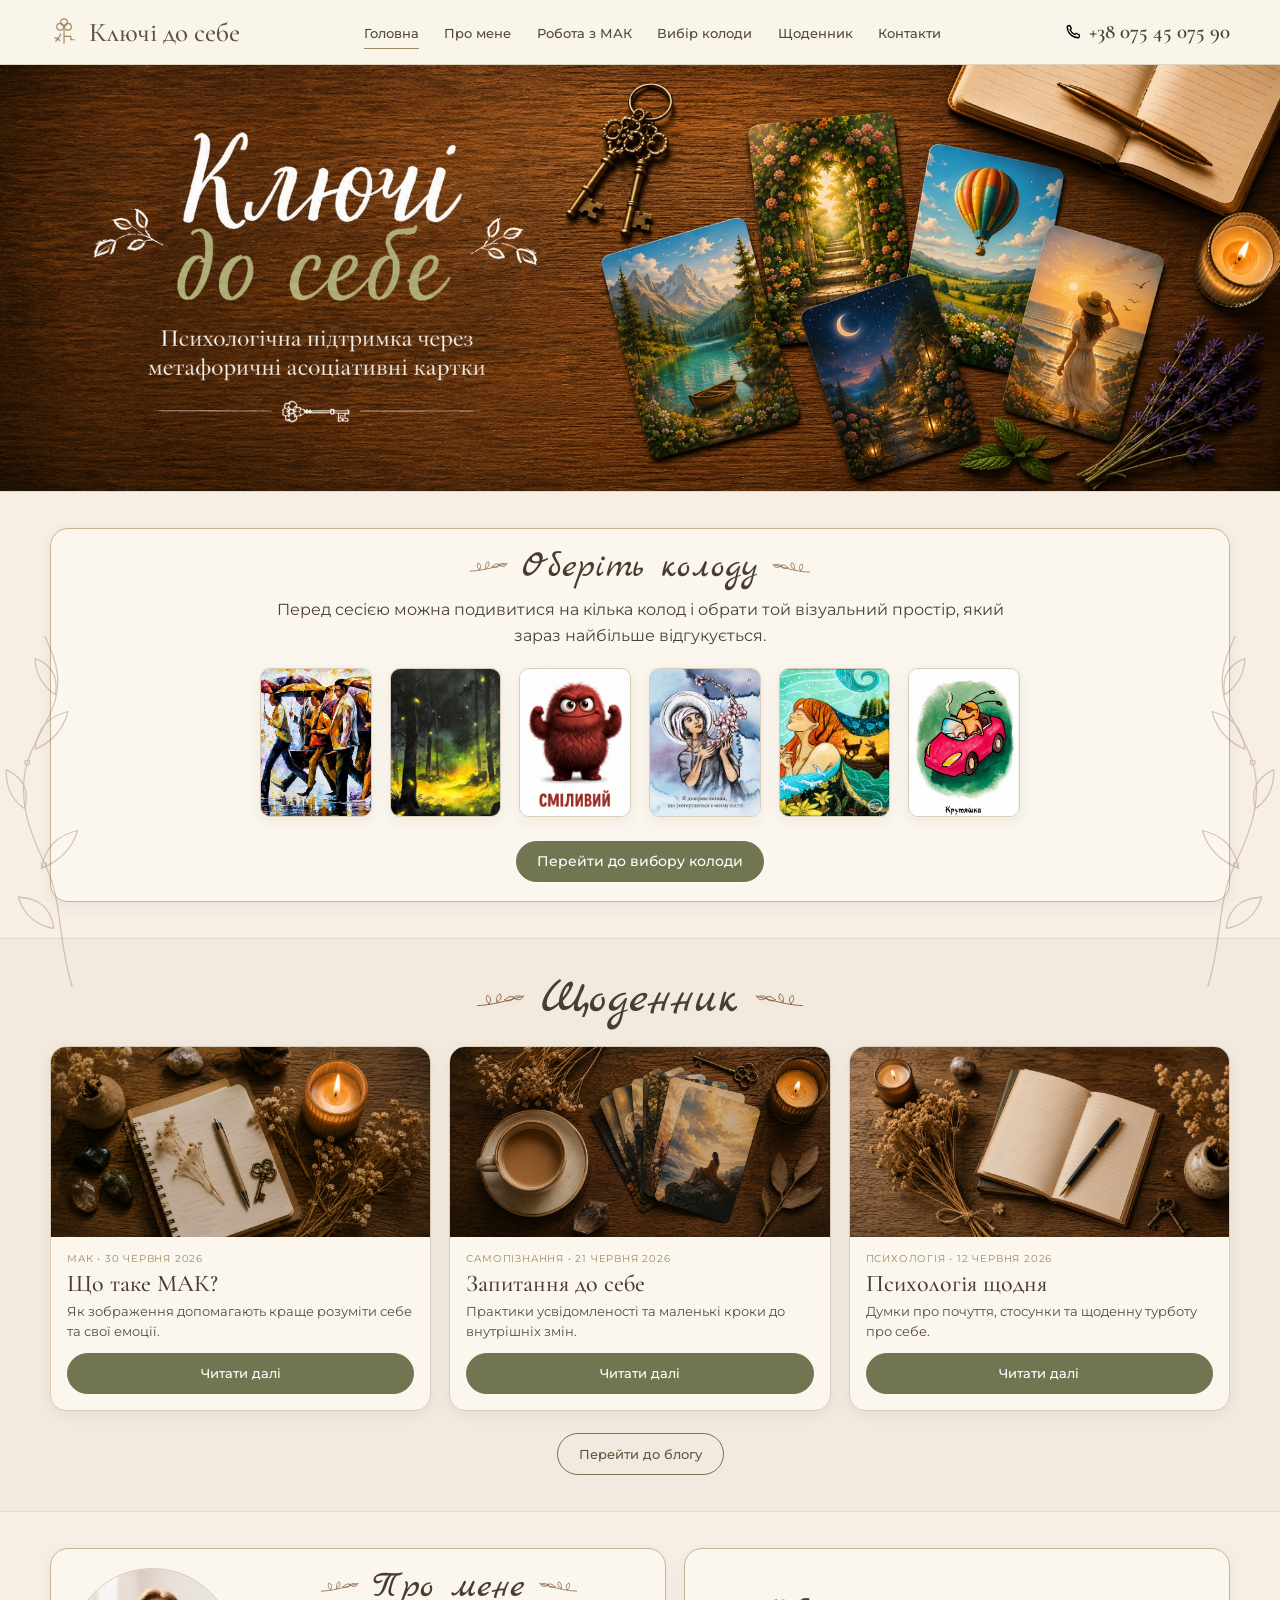
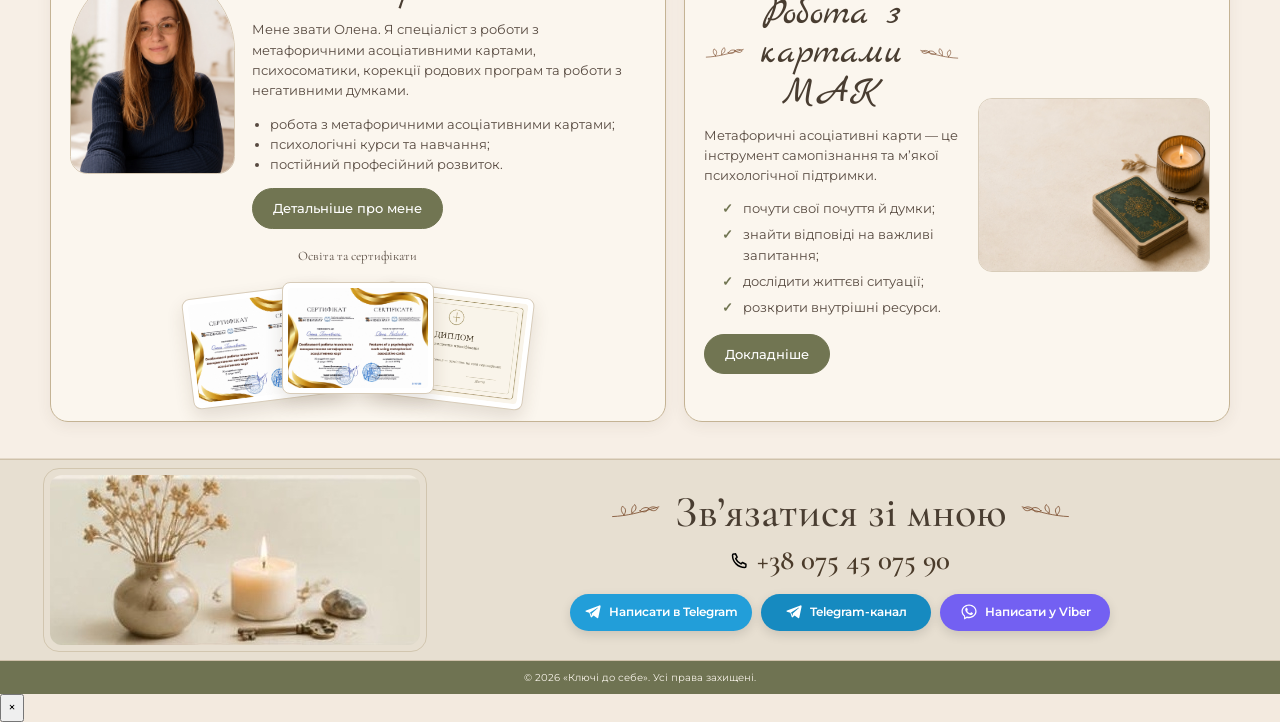
<file: index.html>
<!DOCTYPE html>

<html lang="uk">
<head>
<meta charset="utf-8"/>
<meta content="width=device-width, initial-scale=1.0" name="viewport"/>
<title>Ключі до себе — психологічна підтримка +380754507590</title>
<meta content="Робота з метафоричними асоціативними картами онлайн. Підтримка, самопізнання та робота з внутрішніми запитами. Телефон: +380754507590." name="description"/>
<meta content="фахівець з МАК, психологічна допомога, метафоричні асоціативні карти, МАК, психосоматика, самопізнання, ключі до себе, keys to self, спеціаліст з МАК, МАК-консультант" name="keywords"/>
<meta content="Олена — Ключі до себе" name="author"/>
<meta content="index, follow, max-image-preview:large, max-snippet:-1, max-video-preview:-1" name="robots"/>
<meta content="#6f7352" name="theme-color"/>
<link href="https://keystoself.com.ua/" rel="canonical"/>
<link href="assets/icons/favicon.svg" rel="icon" type="image/svg+xml"/>
<link href="site.webmanifest" rel="manifest"/>
<meta content="uk_UA" property="og:locale"/>
<meta content="website" property="og:type"/>
<meta content="Ключі до себе" property="og:site_name"/>
<meta content="Ключі до себе — психологічна підтримка" property="og:title"/>
<meta content="Робота з метафоричними асоціативними картами онлайн. Підтримка, самопізнання та робота з внутрішніми запитами. Телефон: +380754507590." property="og:description"/>
<meta content="https://keystoself.com.ua/" property="og:url"/>
<meta content="https://keystoself.com.ua/assets/images/hero-home-desktop.jpg" property="og:image"/>
<meta content="Ключі до себе — психологічна підтримка" property="og:image:alt"/>
<meta content="summary_large_image" name="twitter:card"/>
<meta content="Ключі до себе — психологічна підтримка" name="twitter:title"/>
<meta content="Робота з метафоричними асоціативними картами онлайн. Підтримка, самопізнання та робота з внутрішніми запитами. Телефон: +380754507590." name="twitter:description"/>
<meta content="https://keystoself.com.ua/assets/images/hero-home-desktop.jpg" name="twitter:image"/>
<meta content="OqQjgjxOYaDfPLeTILCCPl3YAwLQMFYE5xxrJE5mUZg" name="google-site-verification"/>
<link href="assets/css/style.css?v=20260712-certificates-layout-fix" rel="stylesheet"/>
<script type="application/ld+json">{"@context":"https://schema.org","@graph":[{"@type":"WebSite","@id":"https://keystoself.com.ua/#website","url":"https://keystoself.com.ua/","name":"Ключі до себе","inLanguage":"uk-UA"},{"@type":"ProfessionalService","@id":"https://keystoself.com.ua/#service","name":"Ключі до себе","url":"https://keystoself.com.ua/","image":"https://keystoself.com.ua/assets/images/profile.jpg","telephone":"+380754507590","description":"Психологічна підтримка та робота з метафоричними асоціативними картами.","areaServed":{"@type":"Country","name":"Україна"},"sameAs":["https://t.me/olena_keystoself","https://t.me/keystoself_channel"],"contactPoint":{"@type":"ContactPoint","telephone":"+380754507590","contactType":"customer support","availableLanguage":["uk","ru"]}},{"@type":"Person","@id":"https://keystoself.com.ua/#olena","name":"Олена","jobTitle":"Фахівець з МАК","image":"https://keystoself.com.ua/assets/images/profile.jpg","telephone":"+380754507590","worksFor":{"@id":"https://keystoself.com.ua/#service"},"sameAs":["https://t.me/olena_keystoself","https://t.me/keystoself_channel"]}]}</script>
</head>
<body>
<header class="site-header">
<div class="container header-row">
<a aria-label="Ключі до себе — на головну" class="logo" href="index.html">
<svg aria-hidden="true" class="logo-mark" fill="none" stroke="currentColor" stroke-linecap="round" stroke-linejoin="round" stroke-width="2.5" viewbox="0 0 64 64"><circle cx="21" cy="20" r="7"></circle><circle cx="37" cy="20" r="7"></circle><circle cx="29" cy="11" r="7"></circle><path d="M29 27v27M29 40h14v7h7"></path><path d="M12 50c5-5 8-9 10-15M10 43c5 0 8 2 10 6"></path></svg>
<span class="logo-name">Ключі до себе</span>
</a>
<nav aria-label="Головне меню" class="main-nav"><a href="index.html">Головна</a>
<a href="about.html">Про мене</a>
<a href="mak.html">Робота з МАК</a>
<a href="cards.html">Вибір колоди</a>
<a href="blog.html">Щоденник</a>
<a href="#contacts">Контакти</a>
</nav>
<a class="mobile-cards-link" href="cards.html">Колоди</a>
<a aria-label="Зателефонувати" class="header-phone" data-phone-link="" href="tel:+380754507590">
<img alt="" aria-hidden="true" src="assets/icons/phone.svg"/><span data-phone="">+38 075 45 075 90</span>
</a>
<button aria-expanded="false" aria-label="Відкрити меню" class="mobile-toggle" type="button"><span></span><span></span><span></span></button>
</div>
</header>
<main class="site-main">
<section aria-label="Ключі до себе" class="hero">
<picture class="hero-visual">
<source media="(max-width: 680px)" srcset="assets/images/hero-home-mobile.jpg"/>
<img alt="Ключі до себе — психологічна підтримка через метафоричні асоціативні картки" fetchpriority="high" height="850" src="assets/images/hero-home-desktop.jpg" width="1920"/>
</picture>
</section>
<section class="section section-soft">
<div class="container">
<article class="panel home-deck-panel">
<h2 class="decorated-title">Оберіть колоду</h2>
<p>Перед сесією можна подивитися на кілька колод і обрати той візуальний простір, який зараз найбільше відгукується.</p>
<div class="home-deck-preview" aria-hidden="true">
<img src="assets/cards/vps/001.jpg" alt="" loading="lazy" onerror="this.style.display='none'">
<img src="assets/cards/inner-journey/001.jpg" alt="" loading="lazy" onerror="this.style.display='none'">
<img src="assets/cards/monstryky/001.jpg" alt="" loading="lazy" onerror="this.style.display='none'">
<img src="assets/cards/moon/001.jpg" alt="" loading="lazy" onerror="this.style.display='none'">
<img src="assets/cards/rid/001.jpg" alt="" loading="lazy" onerror="this.style.display='none'">
<img src="assets/cards/tarakany/001.jpg" alt="" loading="lazy" onerror="this.style.display='none'">
</div>
<a class="btn btn-small" href="cards.html">Перейти до вибору колоди</a>
</article>
</div>
</section>

<section class="section">
<div class="container">
<h2 class="section-title script-title">Щоденник</h2>
<div class="cards-3">
<article class="card"><img alt="Метафоричні асоціативні карти" loading="lazy" src="assets/images/blog-mak.jpg"/><div class="card-body"><div class="meta">МАК • 30 червня 2026</div><h3>Що таке МАК?</h3><p>Як зображення допомагають краще розуміти себе та свої емоції.</p><a class="btn btn-small" href="article-mak.html">Читати далі</a></div></article>
<article class="card"><img alt="Запитання до себе" loading="lazy" src="assets/images/blog-questions.jpg"/><div class="card-body"><div class="meta">Самопізнання • 21 червня 2026</div><h3>Запитання до себе</h3><p>Практики усвідомленості та маленькі кроки до внутрішніх змін.</p><a class="btn btn-small" href="article-questions.html">Читати далі</a></div></article>
<article class="card"><img alt="Психологія щодня" loading="lazy" src="assets/images/blog-daily.jpg"/><div class="card-body"><div class="meta">Психологія • 12 червня 2026</div><h3>Психологія щодня</h3><p>Думки про почуття, стосунки та щоденну турботу про себе.</p><a class="btn btn-small" href="article-daily.html">Читати далі</a></div></article>
</div>
<p class="center-action"><a class="btn btn-outline" href="blog.html">Перейти до блогу</a></p>
</div>
</section>
<section class="section section-soft">
<div class="container home-split">
<article class="panel about-panel">
<img alt="Олена, спеціаліст з роботи з метафоричними асоціативними картами" class="home-profile" loading="lazy" src="assets/images/profile.jpg"/>
<div>
<h2 class="decorated-title">Про мене</h2>
<p>Мене звати Олена. Я спеціаліст з роботи з метафоричними асоціативними картами, психосоматики, корекції родових програм та роботи з негативними думками.</p>
<ul>
<li>робота з метафоричними асоціативними картами;</li>
<li>психологічні курси та навчання;</li>
<li>постійний професійний розвиток.</li>
</ul>
<a class="btn btn-small" href="about.html">Детальніше про мене</a>
</div>
<div class="home-cert-block">
<p class="home-cert-label">Освіта та сертифікати</p>
<div aria-label="Три сертифікати" class="home-cert-fan">
<figure class="cert"><img alt="Сертифікат з роботи з МАК" decoding="async" height="1024" loading="lazy" src="assets/images/certificate-1.webp" width="1536"/></figure>
<figure class="cert"><img alt="Сертифікат з психологічного консультування" decoding="async" height="1024" loading="lazy" src="assets/images/certificate-2.webp" width="1536"/></figure>
<figure class="cert"><img alt="Диплом про підвищення кваліфікації" decoding="async" height="720" loading="lazy" src="assets/images/certificate-3.webp" width="1000"/></figure>
</div>
</div>
</article>
<article class="panel mak-panel">
<div>
<h2 class="decorated-title">Робота з картами МАК</h2>
<p>Метафоричні асоціативні карти — це інструмент самопізнання та м’якої психологічної підтримки.</p>
<ul class="check-list"><li>почути свої почуття й думки;</li><li>знайти відповіді на важливі запитання;</li><li>дослідити життєві ситуації;</li><li>розкрити внутрішні ресурси.</li></ul>
<a class="btn btn-small" href="mak.html">Докладніше</a>
</div>
<img alt="Колода метафоричних карт поруч зі свічкою" class="mak-panel-image" loading="lazy" src="assets/images/mak-cards.jpg"/>
</article>
</div>
</section>
</main>
<section class="contact-band" id="contacts">
<div class="container contact-shell">
<div class="contact-decor">
<img alt="Невелика композиція зі свічкою, сухоцвітами, каменем і ключами" loading="lazy" src="assets/images/footer-decor.jpg"/>
</div>
<div class="contact-center">
<h2 class="ornament-title">Зв’язатися зі мною</h2>
<a class="phone-big" data-phone-link="" href="tel:+380754507590">
<img alt="" aria-hidden="true" src="assets/icons/phone.svg"/><span data-phone="">+38 075 45 075 90</span>
</a>
<div class="contact-actions">
<a class="social-btn telegram" data-telegram="" href="https://t.me/olena_keystoself" rel="noopener" target="_blank">
<img alt="" aria-hidden="true" src="assets/icons/telegram.svg"/><span>Написати в Telegram</span>
</a>
<a class="social-btn channel" data-telegram-channel="" href="https://t.me/keystoself_channel" rel="noopener" target="_blank">
<img alt="" aria-hidden="true" src="assets/icons/telegram.svg"/><span>Telegram-канал</span>
</a>
<a class="social-btn viber" data-viber="" href="viber://chat?number=%2B380754507590">
<img alt="" aria-hidden="true" src="assets/icons/viber.svg"/><span>Написати у Viber</span>
</a>
</div>
</div>
</div>
</section>
<footer class="site-footer">© 2026 «Ключі до себе». Усі права захищені.</footer>
<script src="assets/js/config.js"></script>
<script src="assets/js/main.js"></script>
</body>
</html>
</file>
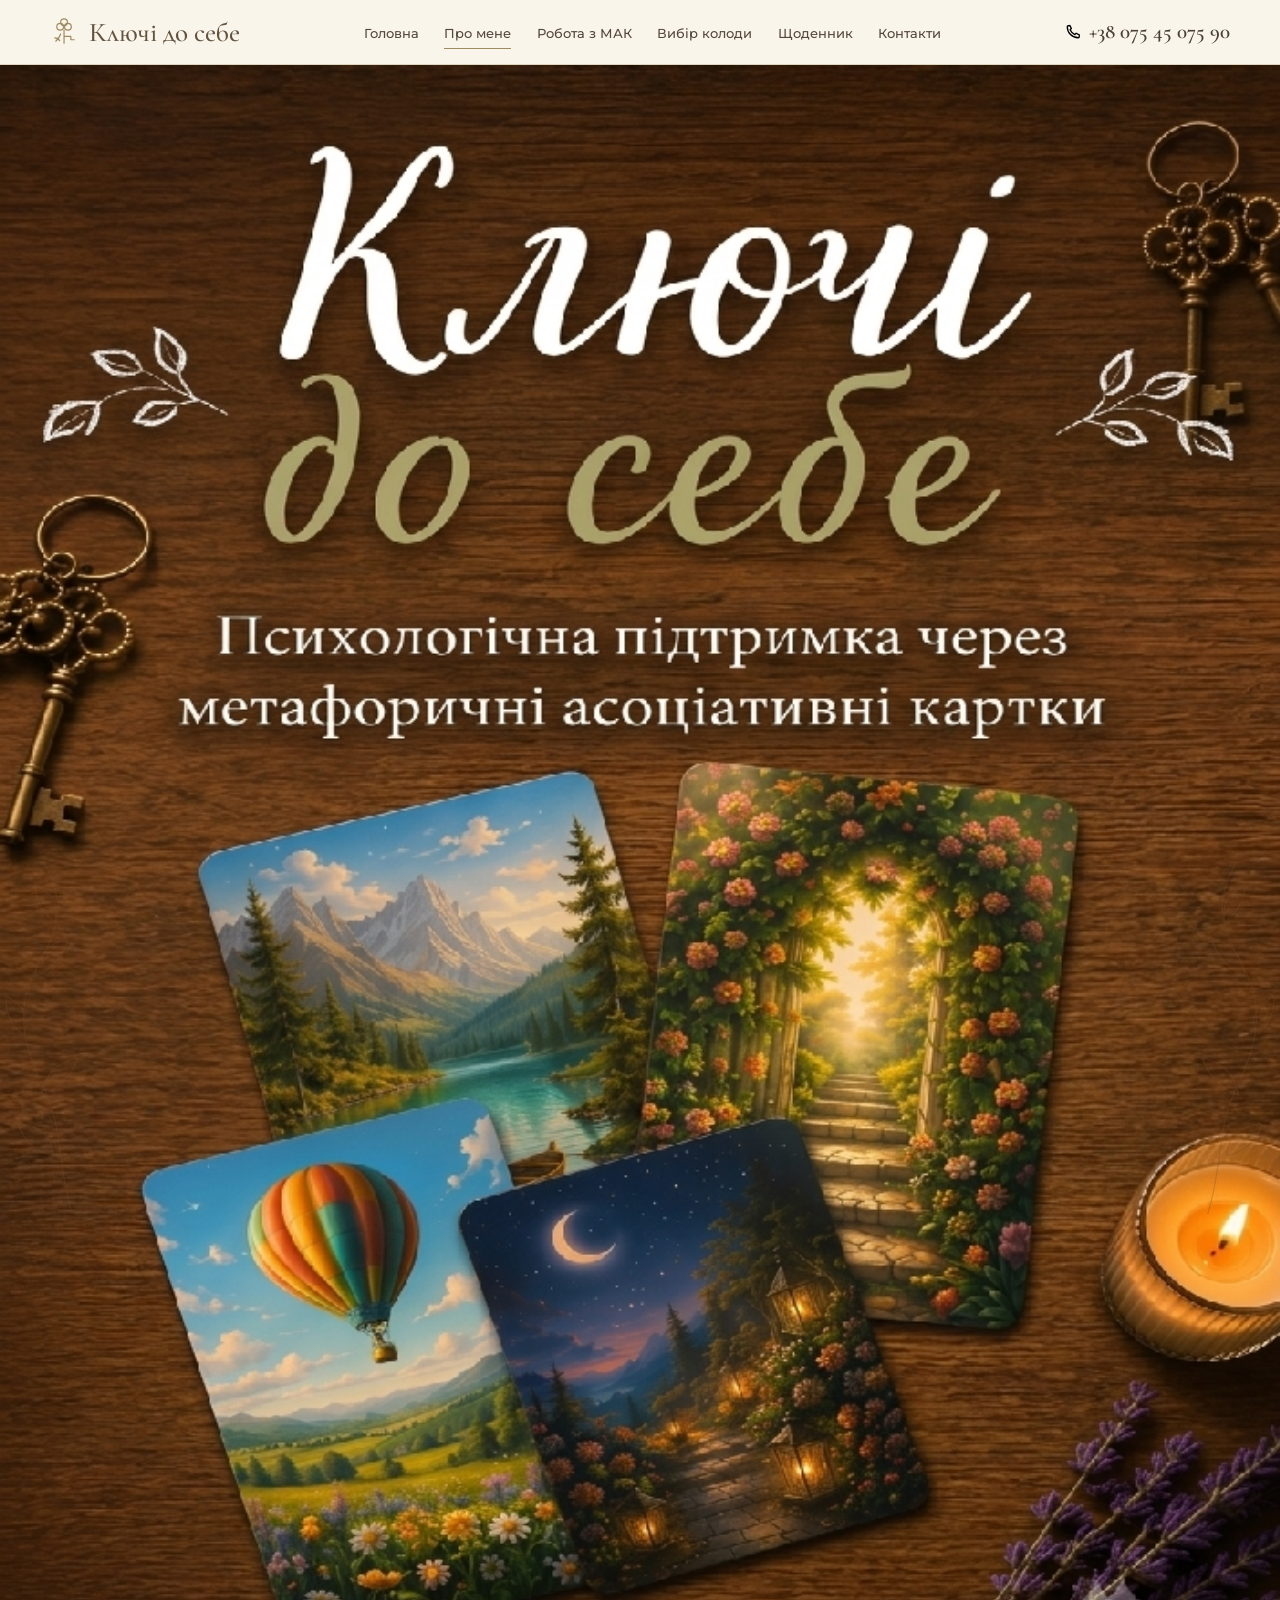
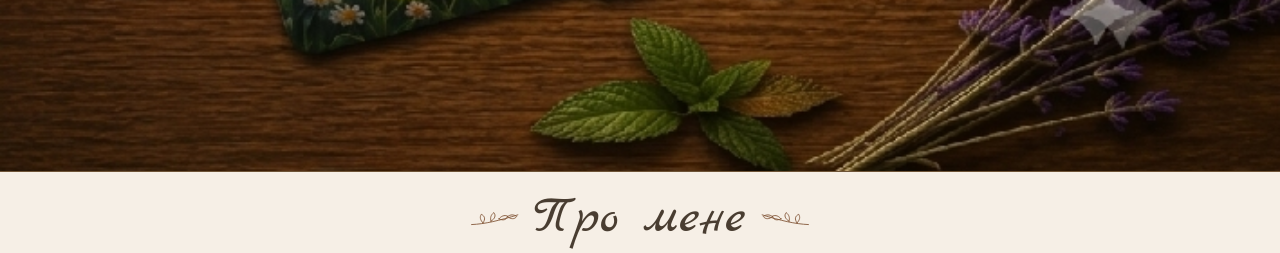
<file: about.html>
<!DOCTYPE html>

<html lang="uk">
<head>
<meta charset="utf-8"/>
<meta content="width=device-width, initial-scale=1.0" name="viewport"/>
<title>Фахівець з МАК | Ключі до себе | +380754507590</title>
<meta content="Фахівець з МАК. Дистанційні консультації, індивідуальний підхід, конфіденційність. Телефон: +380754507590." name="description"/>
<meta content="Фахівець з МАК, карти МАК, психолог дистанційно, спеціаліст МАК, МАК консультант, метафоричні асоціативні карти, консультація психолога, психолог, допомога психолога" name="keywords"/>
<meta content="Олена — Ключі до себе" name="author"/>
<meta content="index, follow, max-image-preview:large, max-snippet:-1, max-video-preview:-1" name="robots"/>
<meta content="#6f7352" name="theme-color"/>
<link href="https://keystoself.com.ua/about.html" rel="canonical"/>
<link href="assets/icons/favicon.svg" rel="icon" type="image/svg+xml"/>
<link href="site.webmanifest" rel="manifest"/>
<meta content="uk_UA" property="og:locale"/>
<meta content="website" property="og:type"/>
<meta content="Ключі до себе" property="og:site_name"/>
<meta content="Фахівець з МАК | Ключі до себе | +380754507590" property="og:title"/>
<meta content="Фахівець з МАК. Дистанційні консультації, індивідуальний підхід, конфіденційність. Телефон: +380754507590." property="og:description"/>
<meta content="https://keystoself.com.ua/about.html" property="og:url"/>
<meta content="https://keystoself.com.ua/assets/images/profile.jpg" property="og:image"/>
<meta content="Ключі до себе — психологічна підтримка" property="og:image:alt"/>
<meta content="summary_large_image" name="twitter:card"/>
<meta content="Фахівець з МАК | «Ключі до себе»" name="twitter:title"/>
<meta content="Фахівець з МАК. Дистанційні консультації, індивідуальний підхід, конфіденційність. Телефон: +380754507590" name="twitter:description"/>
<meta content="https://keystoself.com.ua/assets/images/profile.jpg" name="twitter:image"/>
<meta content="OqQjgjxOYaDfPLeTILCCPl3YAwLQMFYE5xxrJE5mUZg" name="google-site-verification"/>
<link href="assets/css/style.css?v=20260712-certificates-layout-fix" rel="stylesheet"/>
<script type="application/ld+json">{"@context":"https://schema.org","@graph":[{"@type":"WebSite","@id":"https://keystoself.com.ua/#website","url":"https://keystoself.com.ua/","name":"Ключі до себе","inLanguage":"uk-UA"},{"@type":"ProfessionalService","@id":"https://keystoself.com.ua/#service","name":"Ключі до себе","url":"https://keystoself.com.ua/","image":"https://keystoself.com.ua/assets/images/profile.jpg","telephone":"+380754507590","description":"Психологічна підтримка та робота з метафоричними асоціативними картами.","areaServed":{"@type":"Country","name":"Україна"},"sameAs":["https://t.me/olena_keystoself","https://t.me/keystoself_channel"],"contactPoint":{"@type":"ContactPoint","telephone":"+380754507590","contactType":"customer support","availableLanguage":["uk","ru"]}},{"@type":"Person","@id":"https://keystoself.com.ua/#olena","name":"Олена","jobTitle":"Фахівець з МАК","image":"https://keystoself.com.ua/assets/images/profile.jpg","telephone":"+380754507590","worksFor":{"@id":"https://keystoself.com.ua/#service"},"sameAs":["https://t.me/olena_keystoself","https://t.me/keystoself_channel"]}]}</script>
</head>
<body>
<header class="site-header">
<div class="container header-row">
<a aria-label="Ключі до себе — на головну" class="logo" href="index.html">
<svg aria-hidden="true" class="logo-mark" fill="none" stroke="currentColor" stroke-linecap="round" stroke-linejoin="round" stroke-width="2.5" viewbox="0 0 64 64"><circle cx="21" cy="20" r="7"></circle><circle cx="37" cy="20" r="7"></circle><circle cx="29" cy="11" r="7"></circle><path d="M29 27v27M29 40h14v7h7"></path><path d="M12 50c5-5 8-9 10-15M10 43c5 0 8 2 10 6"></path></svg>
<span class="logo-name">Ключі до себе</span>
</a>
<nav aria-label="Головне меню" class="main-nav"><a href="index.html">Головна</a>
<a href="about.html">Про мене</a>
<a href="mak.html">Робота з МАК</a>
<a href="cards.html">Вибір колоди</a>
<a href="blog.html">Щоденник</a>
<a href="#contacts">Контакти</a>
</nav>
<a class="mobile-cards-link" href="cards.html">Колоди</a>
<a aria-label="Зателефонувати" class="header-phone" data-phone-link="" href="tel:+380754507590">
<img alt="" aria-hidden="true" src="assets/icons/phone.svg"/><span data-phone="">+38 075 45 075 90</span>
</a>
<button aria-expanded="false" aria-label="Відкрити меню" class="mobile-toggle" type="button"><span></span><span></span><span></span></button>
</div>
</header>
<main class="site-main"><section aria-hidden="true" class="site-banner">
<picture class="site-banner-visual">
<source media="(max-width: 680px)" srcset="assets/images/hero-home-mobile.jpg"/>
<img alt="" height="682" src="assets/images/hero-home-desktop.jpg" width="2048"/>
</picture>
</section>
<section class="page-hero"><div class="container"><h1 class="page-script-title">Про мене</h1><p>Делікатна підтримка, уважність до вашого досвіду та робота у комфортному для вас темпі.</p></div></section>
<section class="section"><div class="container">
<div class="about-frame">
<img alt="Олена, спеціаліст з роботи з МАК" class="about-photo" src="assets/images/profile.jpg"/>
<div class="about-text">
<h2>Вітаю, мене звати Олена</h2>
<p>Я фахівець з метафоричних асоціативних карт, психосоматики, зцілення родових програм та роботи з негативними думками. У своїй роботі ціную делікатність, конфіденційність, уважність до людини та повагу до її внутрішнього темпу.</p>
<p>Я не даю готових відповідей і не оцінюю. Натомість допомагаю краще побачити ситуацію, почути себе, знайти внутрішні опори та обрати крок, який підходить саме вам.</p>
<h3>Із чим я можу бути корисною</h3>
<ul class="check-list"><li>емоційне виснаження та перевтома;</li><li>складнощі у стосунках та спілкуванні;</li><li>пошук ресурсу та внутрішньої опори;</li><li>самооцінка, межі й упевненість у собі;</li><li>періоди змін і важливих рішень.</li></ul>
</div>
</div>
<section aria-labelledby="cert-title" class="cert-section">
<h2 class="section-title script-title" id="cert-title">Освіта та сертифікати</h2>
<div class="cert-fan">
<figure class="cert cert-1"><img alt="Сертифікат з роботи з МАК" decoding="async" height="1024" loading="lazy" src="assets/images/certificate-1.webp" width="1536"/></figure>
<figure class="cert cert-2"><img alt="Сертифікат з психологічного консультування" decoding="async" height="1024" loading="lazy" src="assets/images/certificate-2.webp" width="1536"/></figure>
<figure class="cert cert-3"><img alt="Диплом про підвищення кваліфікації" decoding="async" height="720" loading="lazy" src="assets/images/certificate-3.webp" width="1000"/></figure>
</div>
</section>
</div></section>
</main>
<section class="contact-band" id="contacts">
<div class="container contact-shell">
<div class="contact-decor">
<img alt="Невелика композиція зі свічкою, сухоцвітами, каменем і ключами" loading="lazy" src="assets/images/footer-decor.jpg"/>
</div>
<div class="contact-center">
<h2 class="ornament-title">Зв’язатися зі мною</h2>
<a class="phone-big" data-phone-link="" href="tel:+380754507590">
<img alt="" aria-hidden="true" src="assets/icons/phone.svg"/><span data-phone="">+38 075 45 075 90</span>
</a>
<div class="contact-actions">
<a class="social-btn telegram" data-telegram="" href="https://t.me/olena_keystoself" rel="noopener" target="_blank">
<img alt="" aria-hidden="true" src="assets/icons/telegram.svg"/><span>Написати в Telegram</span>
</a>
<a class="social-btn channel" data-telegram-channel="" href="https://t.me/keystoself_channel" rel="noopener" target="_blank">
<img alt="" aria-hidden="true" src="assets/icons/telegram.svg"/><span>Telegram-канал</span>
</a>
<a class="social-btn viber" data-viber="" href="viber://chat?number=%2B380754507590">
<img alt="" aria-hidden="true" src="assets/icons/viber.svg"/><span>Написати у Viber</span>
</a>
</div>
</div>
</div>
</section>
<footer class="site-footer">© 2026 «Ключі до себе». Усі права захищені.</footer>
<script src="assets/js/config.js"></script>
<script src="assets/js/main.js"></script>
</body>
</html>
</file>
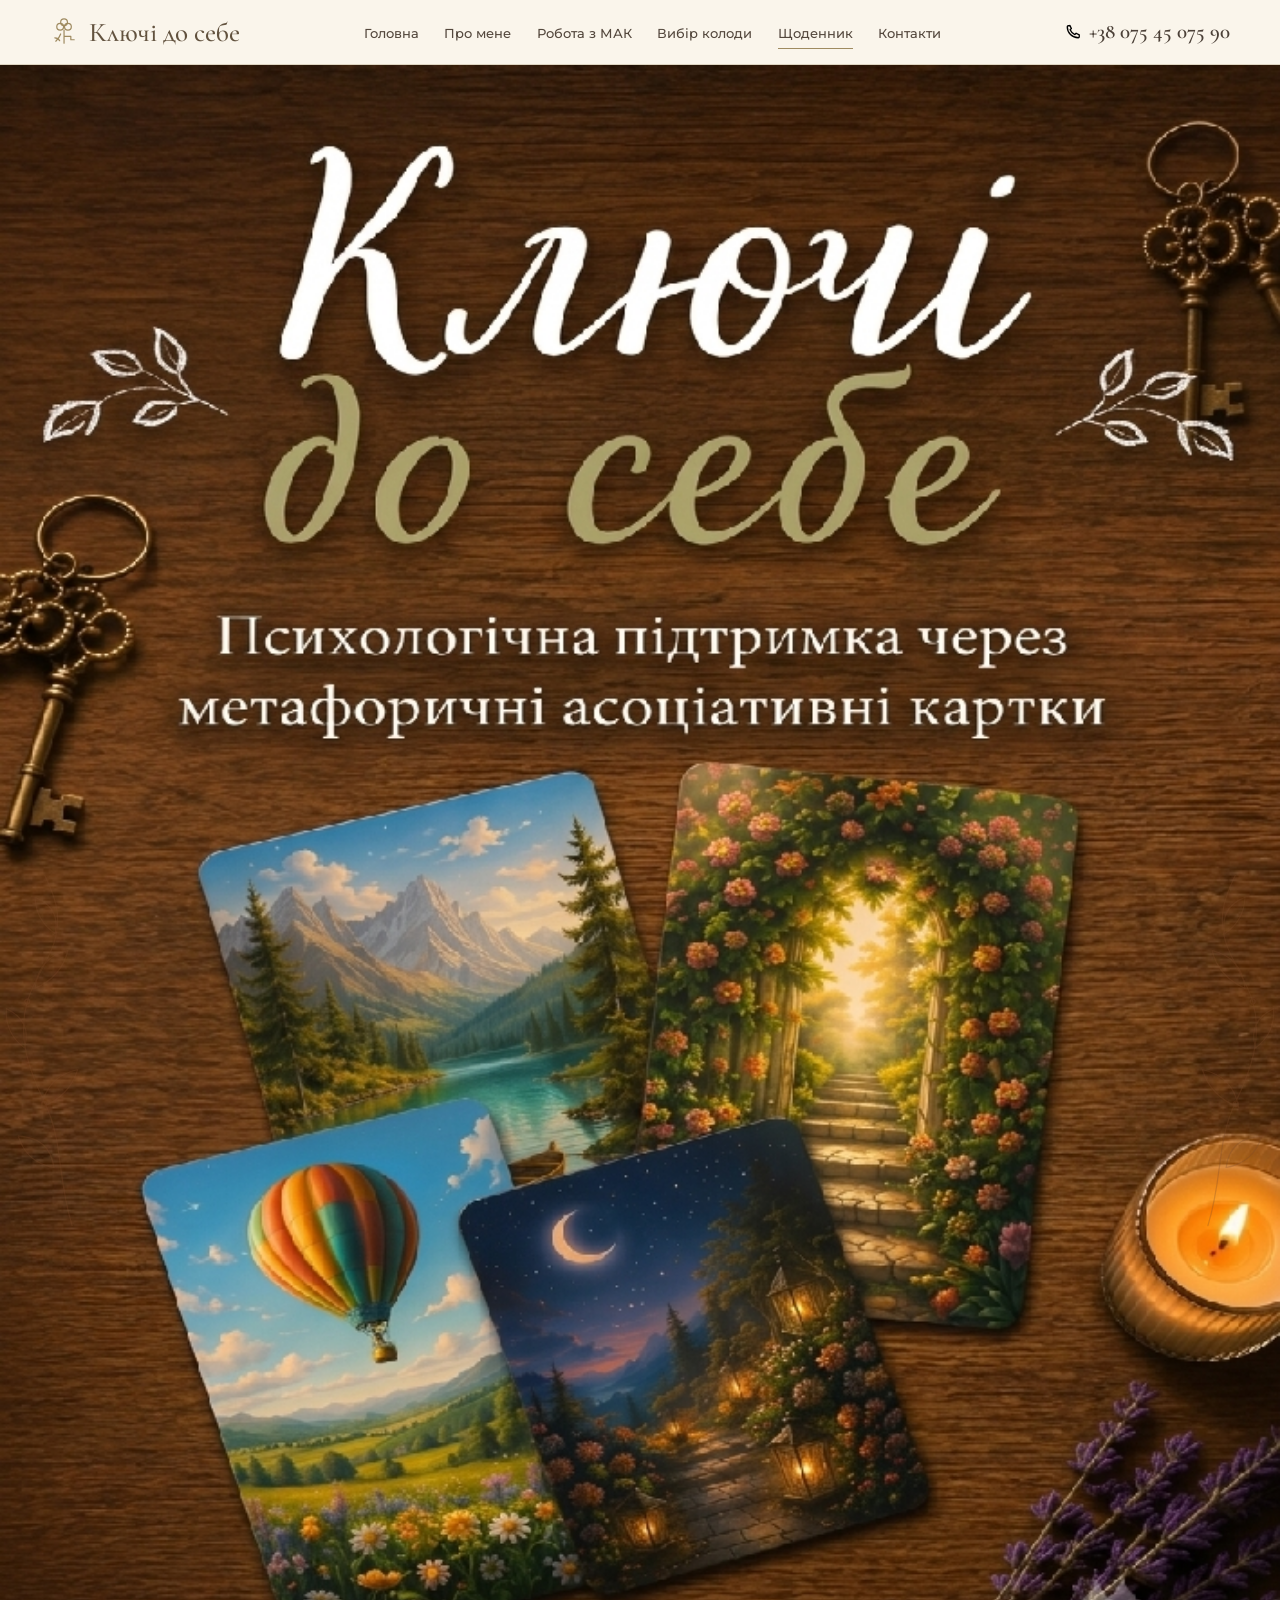
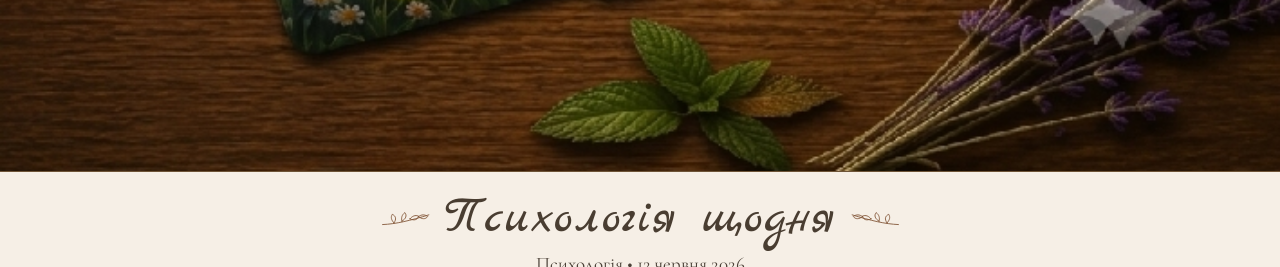
<file: article-daily.html>
<!DOCTYPE html>

<html lang="uk">
<head>
<meta charset="utf-8"/>
<meta content="width=device-width, initial-scale=1.0" name="viewport"/>
<title>Психологія щодня — «Ключі до себе»</title>
<meta content="Як помічати свій емоційний стан, робити короткі паузи й підтримувати себе у повсякденному житті." name="description"/>
<meta content="психологія, самопізнання, метафоричні асоціативні карти, МАК, емоції" name="keywords"/>
<meta content="Олена — Ключі до себе" name="author"/>
<meta content="index, follow, max-image-preview:large, max-snippet:-1, max-video-preview:-1" name="robots"/>
<meta content="#6f7352" name="theme-color"/>
<link href="https://keystoself.com.ua/article-daily.html" rel="canonical"/>
<link href="assets/icons/favicon.svg" rel="icon" type="image/svg+xml"/>
<link href="site.webmanifest" rel="manifest"/>
<meta content="uk_UA" property="og:locale"/>
<meta content="article" property="og:type"/>
<meta content="Ключі до себе" property="og:site_name"/>
<meta content="Психологія щодня — «Ключі до себе»" property="og:title"/>
<meta content="Як помічати свій емоційний стан, робити короткі паузи й підтримувати себе у повсякденному житті." property="og:description"/>
<meta content="https://keystoself.com.ua/article-daily.html" property="og:url"/>
<meta content="https://keystoself.com.ua/assets/images/blog-daily.jpg" property="og:image"/>
<meta content="Ключі до себе — психологічна підтримка" property="og:image:alt"/>
<meta content="summary_large_image" name="twitter:card"/>
<meta content="Психологія щодня — «Ключі до себе»" name="twitter:title"/>
<meta content="Як помічати свій емоційний стан, робити короткі паузи й підтримувати себе у повсякденному житті." name="twitter:description"/>
<meta content="https://keystoself.com.ua/assets/images/blog-daily.jpg" name="twitter:image"/>
<meta content="OqQjgjxOYaDfPLeTILCCPl3YAwLQMFYE5xxrJE5mUZg" name="google-site-verification"/>
<link href="assets/css/style.css?v=20260705-deck6-frame" rel="stylesheet"/>
<script type="application/ld+json">{"@context":"https://schema.org","@graph":[{"@type":"WebSite","@id":"https://keystoself.com.ua/#website","url":"https://keystoself.com.ua/","name":"Ключі до себе","inLanguage":"uk-UA"},{"@type":"ProfessionalService","@id":"https://keystoself.com.ua/#service","name":"Ключі до себе","url":"https://keystoself.com.ua/","image":"https://keystoself.com.ua/assets/images/profile.jpg","telephone":"+380754507590","description":"Психологічна підтримка та робота з метафоричними асоціативними картами.","areaServed":{"@type":"Country","name":"Україна"},"sameAs":["https://t.me/olena_keystoself","https://t.me/keystoself_channel"],"contactPoint":{"@type":"ContactPoint","telephone":"+380754507590","contactType":"customer support","availableLanguage":["uk","ru"]}},{"@type":"Person","@id":"https://keystoself.com.ua/#olena","name":"Олена","jobTitle":"Фахівець з МАК","image":"https://keystoself.com.ua/assets/images/profile.jpg","telephone":"+380754507590","worksFor":{"@id":"https://keystoself.com.ua/#service"},"sameAs":["https://t.me/olena_keystoself","https://t.me/keystoself_channel"]},{"@type":"BlogPosting","@id":"https://keystoself.com.ua/article-daily.html#article","headline":"Психологія щодня","description":"Як помічати свій емоційний стан, робити короткі паузи й підтримувати себе у повсякденному житті.","image":"https://keystoself.com.ua/assets/images/blog-daily.jpg","datePublished":"2026-06-12","dateModified":"2026-06-12","author":{"@id":"https://keystoself.com.ua/#olena"},"publisher":{"@id":"https://keystoself.com.ua/#service"},"mainEntityOfPage":"https://keystoself.com.ua/article-daily.html","inLanguage":"uk-UA"}]}</script>
</head>
<body>
<header class="site-header">
<div class="container header-row">
<a aria-label="Ключі до себе — на головну" class="logo" href="index.html">
<svg aria-hidden="true" class="logo-mark" fill="none" stroke="currentColor" stroke-linecap="round" stroke-linejoin="round" stroke-width="2.5" viewbox="0 0 64 64"><circle cx="21" cy="20" r="7"></circle><circle cx="37" cy="20" r="7"></circle><circle cx="29" cy="11" r="7"></circle><path d="M29 27v27M29 40h14v7h7"></path><path d="M12 50c5-5 8-9 10-15M10 43c5 0 8 2 10 6"></path></svg>
<span class="logo-name">Ключі до себе</span>
</a>
<nav aria-label="Головне меню" class="main-nav"><a href="index.html">Головна</a>
<a href="about.html">Про мене</a>
<a href="mak.html">Робота з МАК</a>
<a href="cards.html">Вибір колоди</a>
<a href="blog.html">Щоденник</a>
<a href="#contacts">Контакти</a>
</nav>
<a class="mobile-cards-link" href="cards.html">Колоди</a>
<a aria-label="Зателефонувати" class="header-phone" data-phone-link="" href="tel:+380754507590">
<img alt="" aria-hidden="true" src="assets/icons/phone.svg"/><span data-phone="">+38 075 45 075 90</span>
</a>
<button aria-expanded="false" aria-label="Відкрити меню" class="mobile-toggle" type="button"><span></span><span></span><span></span></button>
</div>
</header>
<main class="site-main"><section aria-hidden="true" class="site-banner">
<picture class="site-banner-visual">
<source media="(max-width: 680px)" srcset="assets/images/hero-home-mobile.jpg"/>
<img alt="" height="682" src="assets/images/hero-home-desktop.jpg" width="2048"/>
</picture>
</section>
<section class="page-hero"><div class="container"><h1 class="page-script-title">Психологія щодня</h1><p>Психологія • 12 червня 2026</p></div></section>
<section class="section"><div class="container content-grid">
<article class="article-content">
<a class="back-link" href="blog.html">← Повернутися до блогу</a>
<img alt="Психологія щодня" class="article-cover" src="assets/images/blog-daily.jpg"/>
<h2>Турбота про себе починається з уваги</h2><p>Щоденна психологічна турбота не завжди потребує довгих практик. Часто достатньо на мить зупинитися й чесно помітити: що зі мною зараз, чого я потребую та що можу зробити для себе сьогодні.</p><h2>Маленькі паузи протягом дня</h2><ul><li>кілька спокійних вдихів перед важливою розмовою;</li><li>коротка прогулянка без телефона;</li><li>вода, їжа й відпочинок вчасно;</li><li>запис однієї думки або почуття, яке хочеться не загубити.</li></ul><p>Такі дії не вирішують усі труднощі одразу, але допомагають зберігати контакт із собою та помічати зміни раніше.</p><blockquote>Регулярна маленька підтримка часто важливіша за рідкісні великі зусилля.</blockquote>
</article>
<aside class="sidebar-box"><h3>Інші статті</h3><a href="article-mak.html">Що таке МАК?</a><a href="article-questions.html">Запитання до себе</a><a href="article-daily.html">Психологія щодня</a><hr class="sidebar-divider"/><a class="btn btn-small" href="mak.html">Про роботу з МАК</a></aside>
</div></section>
</main>
<section class="contact-band" id="contacts">
<div class="container contact-shell">
<div class="contact-decor">
<img alt="Невелика композиція зі свічкою, сухоцвітами, каменем і ключами" loading="lazy" src="assets/images/footer-decor.jpg"/>
</div>
<div class="contact-center">
<h2 class="ornament-title">Зв’язатися зі мною</h2>
<a class="phone-big" data-phone-link="" href="tel:+380754507590">
<img alt="" aria-hidden="true" src="assets/icons/phone.svg"/><span data-phone="">+38 075 45 075 90</span>
</a>
<div class="contact-actions">
<a class="social-btn telegram" data-telegram="" href="https://t.me/olena_keystoself" rel="noopener" target="_blank">
<img alt="" aria-hidden="true" src="assets/icons/telegram.svg"/><span>Написати в Telegram</span>
</a>
<a class="social-btn channel" data-telegram-channel="" href="https://t.me/keystoself_channel" rel="noopener" target="_blank">
<img alt="" aria-hidden="true" src="assets/icons/telegram.svg"/><span>Telegram-канал</span>
</a>
<a class="social-btn viber" data-viber="" href="viber://chat?number=%2B380754507590">
<img alt="" aria-hidden="true" src="assets/icons/viber.svg"/><span>Написати у Viber</span>
</a>
</div>
</div>
</div>
</section>
<footer class="site-footer">© 2026 «Ключі до себе». Усі права захищені.</footer>
<script src="assets/js/config.js"></script>
<script src="assets/js/main.js"></script>
</body>
</html>
</file>
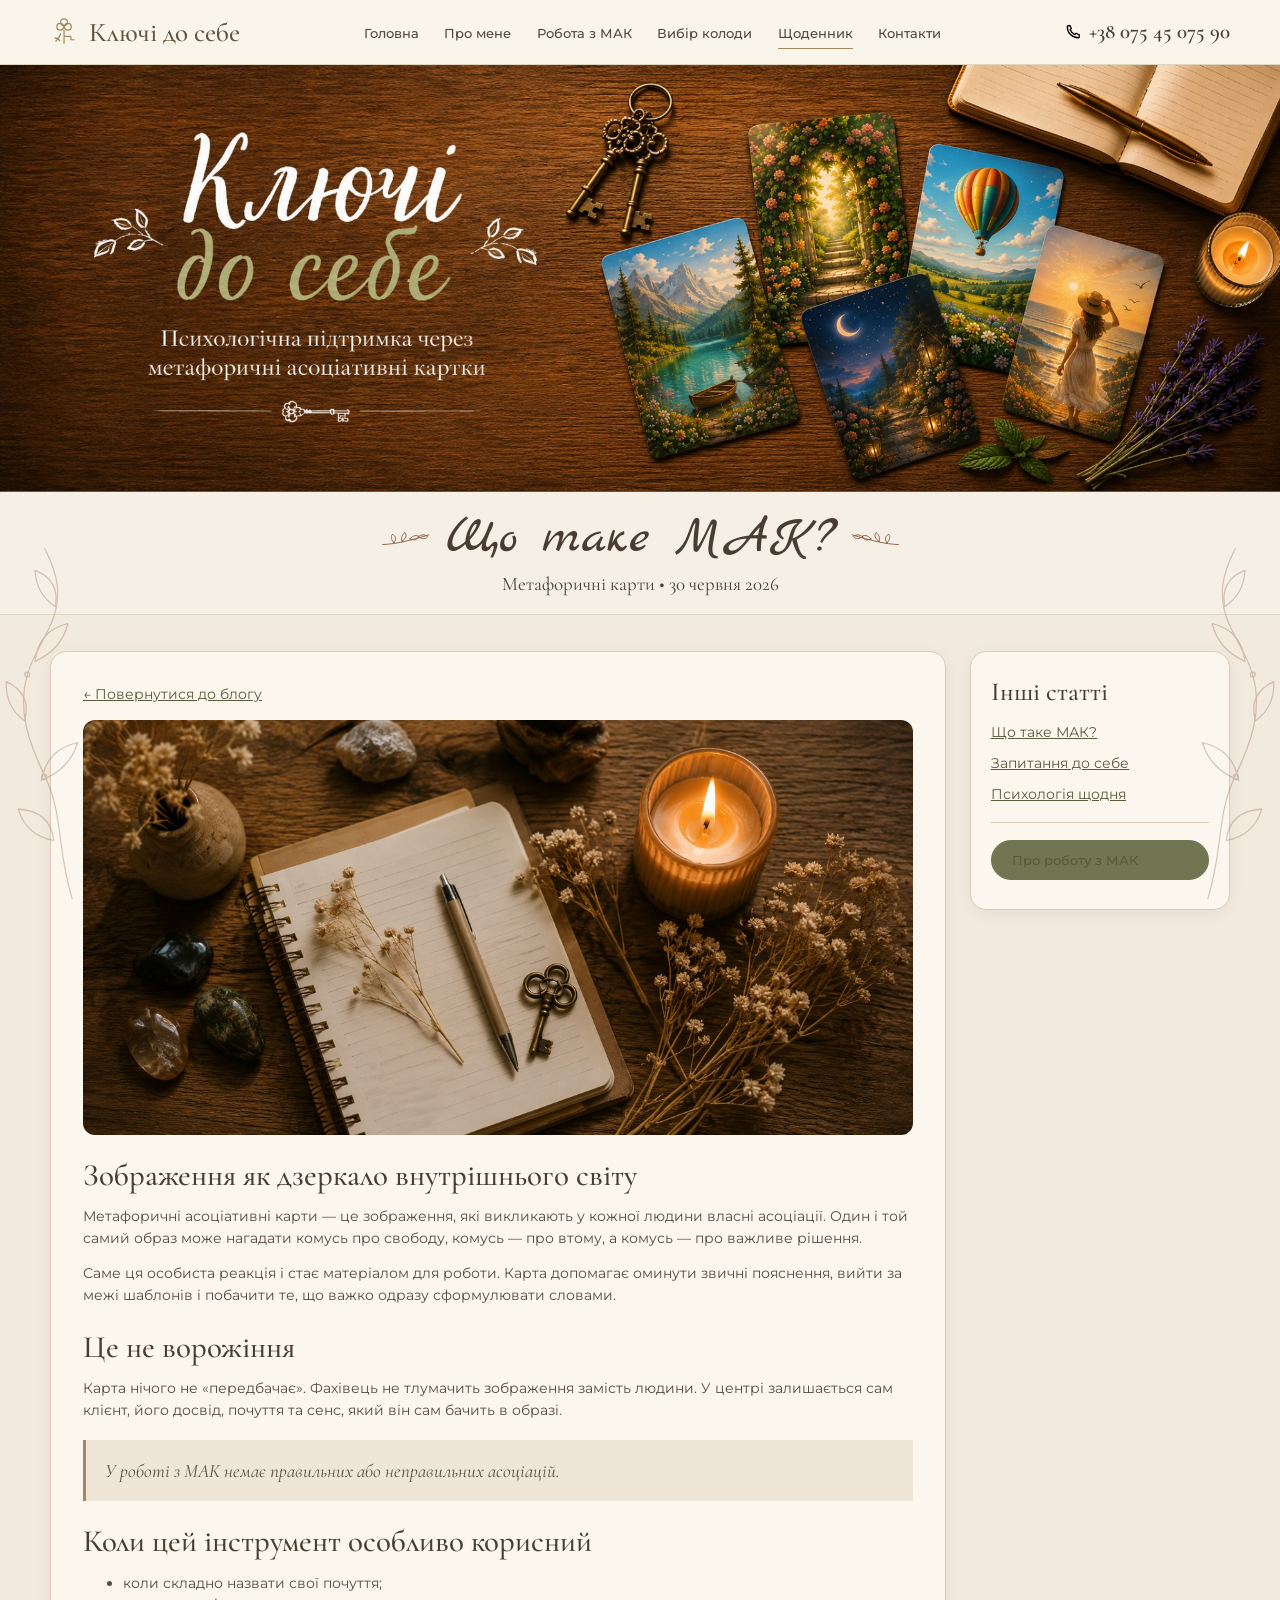
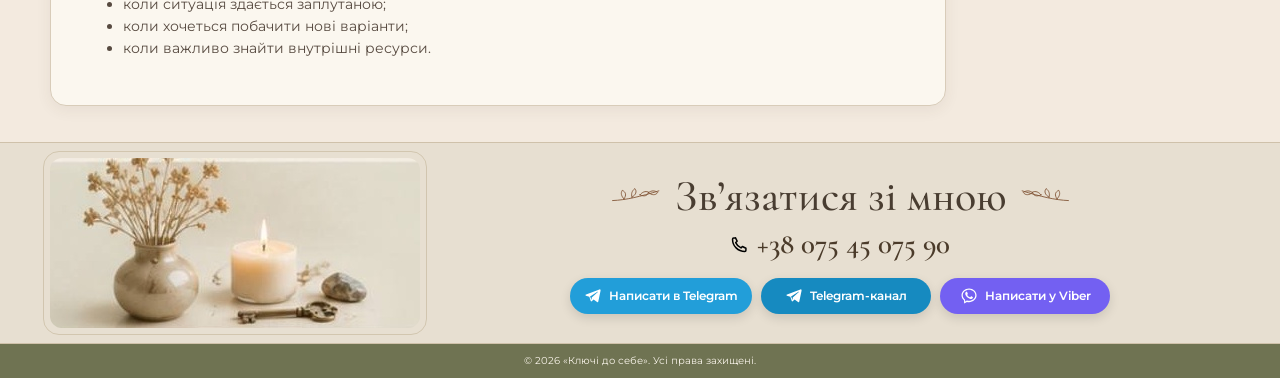
<file: article-mak.html>
<!DOCTYPE html>

<html lang="uk">
<head>
<meta charset="utf-8"/>
<meta content="width=device-width, initial-scale=1.0" name="viewport"/>
<title>Що таке МАК? — «Ключі до себе»</title>
<meta content="Що таке метафоричні асоціативні карти та як вони допомагають досліджувати емоції й життєві ситуації." name="description"/>
<meta content="психологія, самопізнання, метафоричні асоціативні карти, МАК, запис до психолога, знайти психолога, психолог онлайн, психолог дистанційно" name="keywords"/>
<meta content="Олена — Ключі до себе" name="author"/>
<meta content="index, follow, max-image-preview:large, max-snippet:-1, max-video-preview:-1" name="robots"/>
<meta content="#6f7352" name="theme-color"/>
<link href="https://keystoself.com.ua/article-mak.html" rel="canonical"/>
<link href="assets/icons/favicon.svg" rel="icon" type="image/svg+xml"/>
<link href="site.webmanifest" rel="manifest"/>
<meta content="uk_UA" property="og:locale"/>
<meta content="article" property="og:type"/>
<meta content="Ключі до себе" property="og:site_name"/>
<meta content="Що таке МАК? — «Ключі до себе»" property="og:title"/>
<meta content="Що таке метафоричні асоціативні карти та як вони допомагають досліджувати емоції й життєві ситуації." property="og:description"/>
<meta content="https://keystoself.com.ua/article-mak.html" property="og:url"/>
<meta content="https://keystoself.com.ua/assets/images/blog-mak.jpg" property="og:image"/>
<meta content="Ключі до себе — психологічна підтримка" property="og:image:alt"/>
<meta content="summary_large_image" name="twitter:card"/>
<meta content="Що таке МАК? — «Ключі до себе»" name="twitter:title"/>
<meta content="Що таке метафоричні асоціативні карти та як вони допомагають досліджувати емоції й життєві ситуації." name="twitter:description"/>
<meta content="https://keystoself.com.ua/assets/images/blog-mak.jpg" name="twitter:image"/>
<meta content="OqQjgjxOYaDfPLeTILCCPl3YAwLQMFYE5xxrJE5mUZg" name="google-site-verification"/>
<link href="assets/css/style.css?v=20260705-deck6-frame" rel="stylesheet"/>
<script type="application/ld+json">{"@context":"https://schema.org","@graph":[{"@type":"WebSite","@id":"https://keystoself.com.ua/#website","url":"https://keystoself.com.ua/","name":"Ключі до себе","inLanguage":"uk-UA"},{"@type":"ProfessionalService","@id":"https://keystoself.com.ua/#service","name":"Ключі до себе","url":"https://keystoself.com.ua/","image":"https://keystoself.com.ua/assets/images/profile.jpg","telephone":"+380754507590","description":"Психологічна підтримка та робота з метафоричними асоціативними картами.","areaServed":{"@type":"Country","name":"Україна"},"sameAs":["https://t.me/olena_keystoself","https://t.me/keystoself_channel"],"contactPoint":{"@type":"ContactPoint","telephone":"+380754507590","contactType":"customer support","availableLanguage":["uk","ru"]}},{"@type":"Person","@id":"https://keystoself.com.ua/#olena","name":"Олена","jobTitle":"Фахівець з МАК","image":"https://keystoself.com.ua/assets/images/profile.jpg","telephone":"+380754507590","worksFor":{"@id":"https://keystoself.com.ua/#service"},"sameAs":["https://t.me/olena_keystoself","https://t.me/keystoself_channel"]},{"@type":"BlogPosting","@id":"https://keystoself.com.ua/article-mak.html#article","headline":"Що таке МАК?","description":"Що таке метафоричні асоціативні карти та як вони допомагають досліджувати емоції й життєві ситуації.","image":"https://keystoself.com.ua/assets/images/blog-mak.jpg","datePublished":"2026-06-30","dateModified":"2026-06-30","author":{"@id":"https://keystoself.com.ua/#olena"},"publisher":{"@id":"https://keystoself.com.ua/#service"},"mainEntityOfPage":"https://keystoself.com.ua/article-mak.html","inLanguage":"uk-UA"}]}</script>
</head>
<body>
<header class="site-header">
<div class="container header-row">
<a aria-label="Ключі до себе — на головну" class="logo" href="index.html">
<svg aria-hidden="true" class="logo-mark" fill="none" stroke="currentColor" stroke-linecap="round" stroke-linejoin="round" stroke-width="2.5" viewbox="0 0 64 64"><circle cx="21" cy="20" r="7"></circle><circle cx="37" cy="20" r="7"></circle><circle cx="29" cy="11" r="7"></circle><path d="M29 27v27M29 40h14v7h7"></path><path d="M12 50c5-5 8-9 10-15M10 43c5 0 8 2 10 6"></path></svg>
<span class="logo-name">Ключі до себе</span>
</a>
<nav aria-label="Головне меню" class="main-nav"><a href="index.html">Головна</a>
<a href="about.html">Про мене</a>
<a href="mak.html">Робота з МАК</a>
<a href="cards.html">Вибір колоди</a>
<a href="blog.html">Щоденник</a>
<a href="#contacts">Контакти</a>
</nav>
<a class="mobile-cards-link" href="cards.html">Колоди</a>
<a aria-label="Зателефонувати" class="header-phone" data-phone-link="" href="tel:+380754507590">
<img alt="" aria-hidden="true" src="assets/icons/phone.svg"/><span data-phone="">+38 075 45 075 90</span>
</a>
<button aria-expanded="false" aria-label="Відкрити меню" class="mobile-toggle" type="button"><span></span><span></span><span></span></button>
</div>
</header>
<main class="site-main"><section aria-hidden="true" class="site-banner">
<picture class="site-banner-visual">
<source media="(max-width: 680px)" srcset="assets/images/hero-home-mobile.jpg"/>
<img alt="" height="682" src="assets/images/hero-home-desktop.jpg" width="2048"/>
</picture>
</section>
<section class="page-hero"><div class="container"><h1 class="page-script-title">Що таке МАК?</h1><p>Метафоричні карти • 30 червня 2026</p></div></section>
<section class="section"><div class="container content-grid">
<article class="article-content">
<a class="back-link" href="blog.html">← Повернутися до блогу</a>
<img alt="Що таке МАК?" class="article-cover" src="assets/images/blog-mak.jpg"/>
<h2>Зображення як дзеркало внутрішнього світу</h2><p>Метафоричні асоціативні карти — це зображення, які викликають у кожної людини власні асоціації. Один і той самий образ може нагадати комусь про свободу, комусь — про втому, а комусь — про важливе рішення.</p><p>Саме ця особиста реакція і стає матеріалом для роботи. Карта допомагає оминути звичні пояснення, вийти за межі шаблонів і побачити те, що важко одразу сформулювати словами.</p><h2>Це не ворожіння</h2><p>Карта нічого не «передбачає». Фахівець не тлумачить зображення замість людини. У центрі залишається сам клієнт, його досвід, почуття та сенс, який він сам бачить в образі.</p><blockquote>У роботі з МАК немає правильних або неправильних асоціацій.</blockquote><h2>Коли цей інструмент особливо корисний</h2><ul><li>коли складно назвати свої почуття;</li><li>коли ситуація здається заплутаною;</li><li>коли хочеться побачити нові варіанти;</li><li>коли важливо знайти внутрішні ресурси.</li></ul>
</article>
<aside class="sidebar-box"><h3>Інші статті</h3><a href="article-mak.html">Що таке МАК?</a><a href="article-questions.html">Запитання до себе</a><a href="article-daily.html">Психологія щодня</a><hr class="sidebar-divider"/><a class="btn btn-small" href="mak.html">Про роботу з МАК</a></aside>
</div></section>
</main>
<section class="contact-band" id="contacts">
<div class="container contact-shell">
<div class="contact-decor">
<img alt="Невелика композиція зі свічкою, сухоцвітами, каменем і ключами" loading="lazy" src="assets/images/footer-decor.jpg"/>
</div>
<div class="contact-center">
<h2 class="ornament-title">Зв’язатися зі мною</h2>
<a class="phone-big" data-phone-link="" href="tel:+380754507590">
<img alt="" aria-hidden="true" src="assets/icons/phone.svg"/><span data-phone="">+38 075 45 075 90</span>
</a>
<div class="contact-actions">
<a class="social-btn telegram" data-telegram="" href="https://t.me/olena_keystoself" rel="noopener" target="_blank">
<img alt="" aria-hidden="true" src="assets/icons/telegram.svg"/><span>Написати в Telegram</span>
</a>
<a class="social-btn channel" data-telegram-channel="" href="https://t.me/keystoself_channel" rel="noopener" target="_blank">
<img alt="" aria-hidden="true" src="assets/icons/telegram.svg"/><span>Telegram-канал</span>
</a>
<a class="social-btn viber" data-viber="" href="viber://chat?number=%2B380754507590">
<img alt="" aria-hidden="true" src="assets/icons/viber.svg"/><span>Написати у Viber</span>
</a>
</div>
</div>
</div>
</section>
<footer class="site-footer">© 2026 «Ключі до себе». Усі права захищені.</footer>
<script src="assets/js/config.js"></script>
<script src="assets/js/main.js"></script>
</body>
</html>
</file>
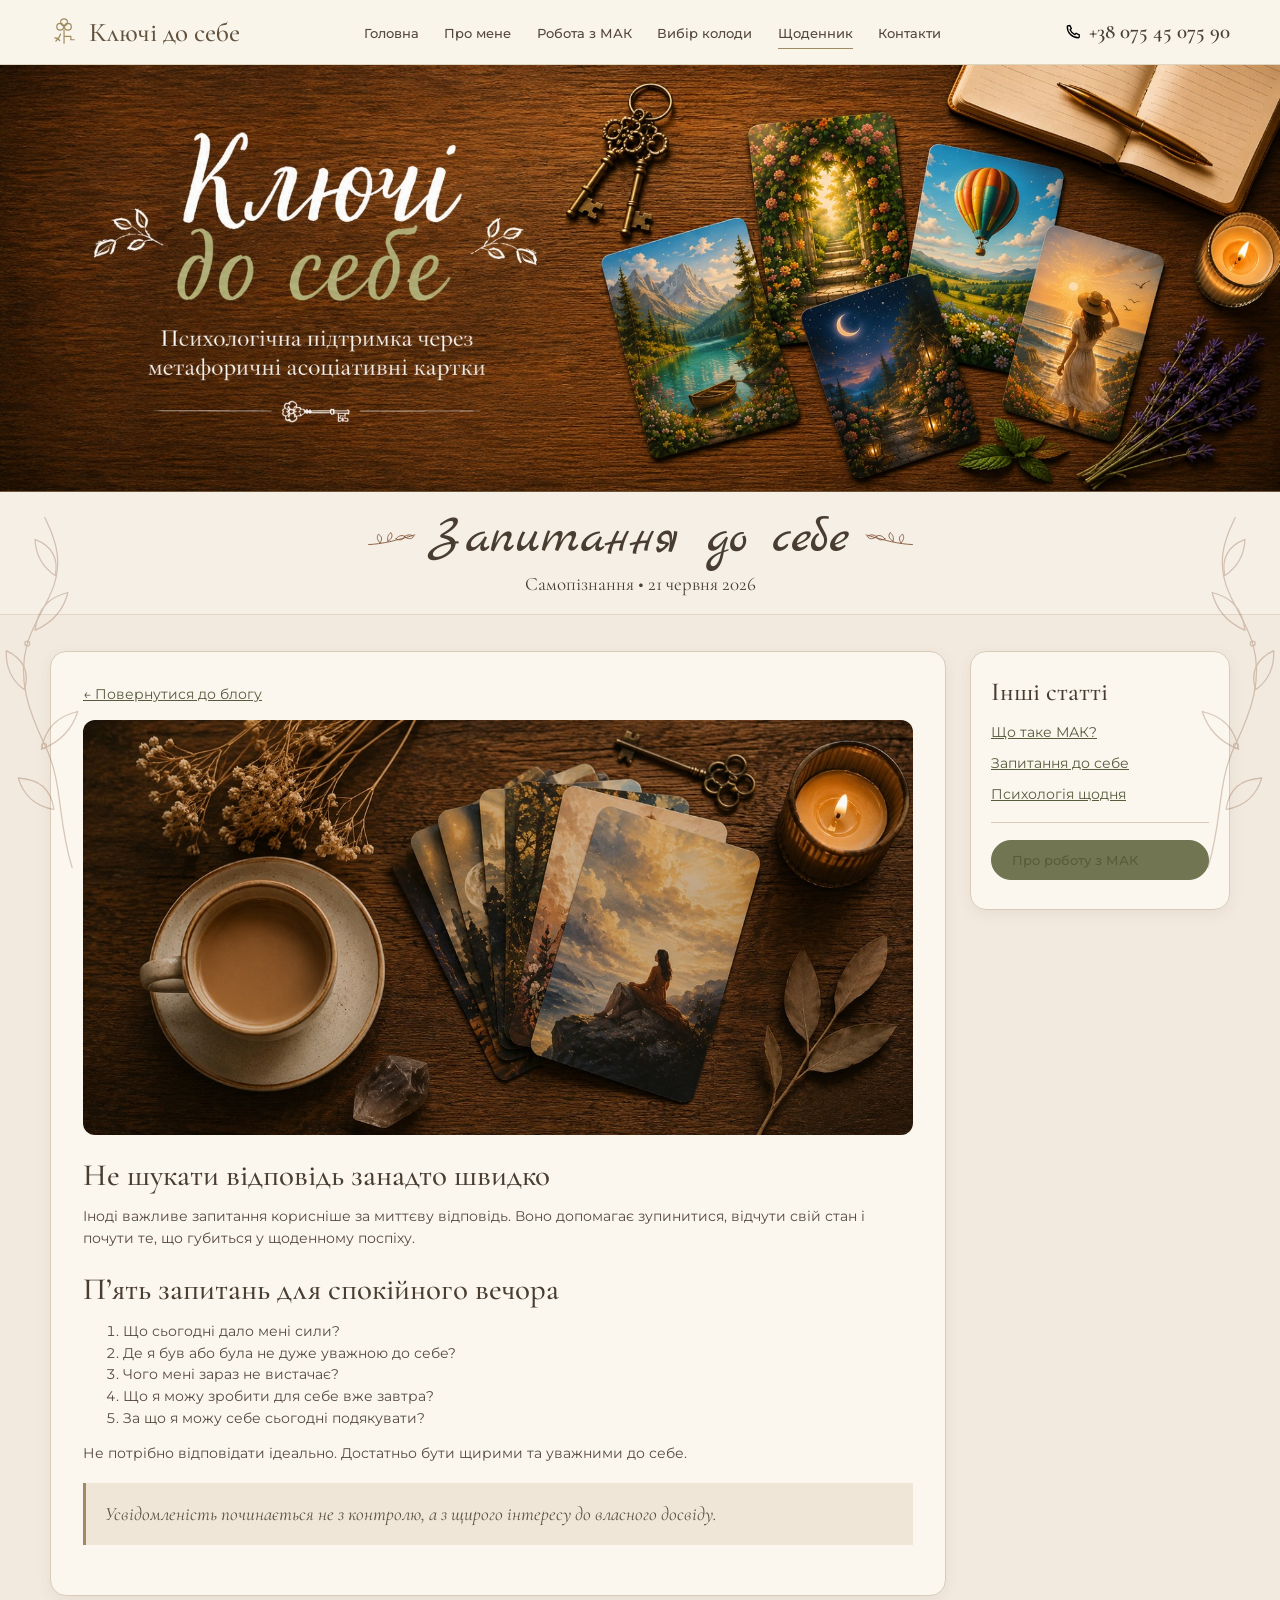
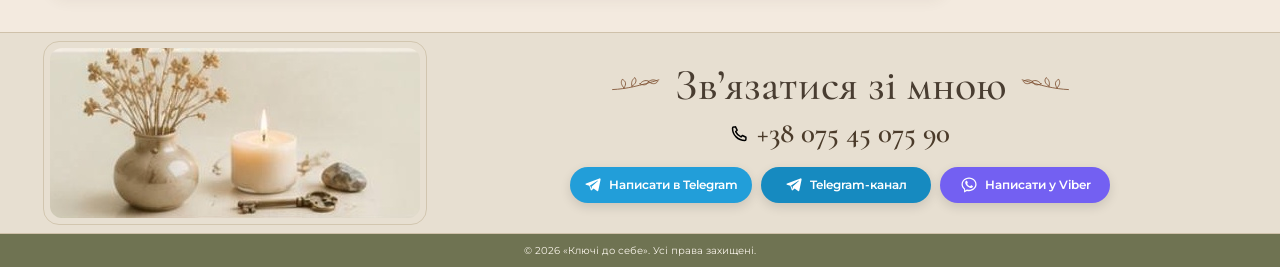
<file: article-questions.html>
<!DOCTYPE html>

<html lang="uk">
<head>
<meta charset="utf-8"/>
<meta content="width=device-width, initial-scale=1.0" name="viewport"/>
<title>Запитання до себе — «Ключі до себе»</title>
<meta content="П’ять простих запитань для самопізнання, уважності до свого стану та внутрішніх потреб." name="description"/>
<meta content="пробна консультація, записатись до психолога, психологічна допомога, скільки коштує психолог, консультація онлайн, дистанційний психолог" name="keywords"/>
<meta content="Олена — Ключі до себе" name="author"/>
<meta content="index, follow, max-image-preview:large, max-snippet:-1, max-video-preview:-1" name="robots"/>
<meta content="#6f7352" name="theme-color"/>
<link href="https://keystoself.com.ua/article-questions.html" rel="canonical"/>
<link href="assets/icons/favicon.svg" rel="icon" type="image/svg+xml"/>
<link href="site.webmanifest" rel="manifest"/>
<meta content="uk_UA" property="og:locale"/>
<meta content="article" property="og:type"/>
<meta content="Ключі до себе" property="og:site_name"/>
<meta content="Запитання до себе — «Ключі до себе»" property="og:title"/>
<meta content="П’ять простих запитань для самопізнання, уважності до свого стану та внутрішніх потреб." property="og:description"/>
<meta content="https://keystoself.com.ua/article-questions.html" property="og:url"/>
<meta content="https://keystoself.com.ua/assets/images/blog-questions.jpg" property="og:image"/>
<meta content="Ключі до себе — психологічна підтримка" property="og:image:alt"/>
<meta content="summary_large_image" name="twitter:card"/>
<meta content="Запитання до себе — «Ключі до себе»" name="twitter:title"/>
<meta content="П’ять простих запитань для самопізнання, уважності до свого стану та внутрішніх потреб." name="twitter:description"/>
<meta content="https://keystoself.com.ua/assets/images/blog-questions.jpg" name="twitter:image"/>
<meta content="OqQjgjxOYaDfPLeTILCCPl3YAwLQMFYE5xxrJE5mUZg" name="google-site-verification"/>
<link href="assets/css/style.css?v=20260705-deck6-frame" rel="stylesheet"/>
<script type="application/ld+json">{"@context":"https://schema.org","@graph":[{"@type":"WebSite","@id":"https://keystoself.com.ua/#website","url":"https://keystoself.com.ua/","name":"Ключі до себе","inLanguage":"uk-UA"},{"@type":"ProfessionalService","@id":"https://keystoself.com.ua/#service","name":"Ключі до себе","url":"https://keystoself.com.ua/","image":"https://keystoself.com.ua/assets/images/profile.jpg","telephone":"+380754507590","description":"Психологічна підтримка та робота з метафоричними асоціативними картами.","areaServed":{"@type":"Country","name":"Україна"},"sameAs":["https://t.me/olena_keystoself","https://t.me/keystoself_channel"],"contactPoint":{"@type":"ContactPoint","telephone":"+380754507590","contactType":"customer support","availableLanguage":["uk","ru"]}},{"@type":"Person","@id":"https://keystoself.com.ua/#olena","name":"Олена","jobTitle":"Фахівець з МАК","image":"https://keystoself.com.ua/assets/images/profile.jpg","telephone":"+380754507590","worksFor":{"@id":"https://keystoself.com.ua/#service"},"sameAs":["https://t.me/olena_keystoself","https://t.me/keystoself_channel"]},{"@type":"BlogPosting","@id":"https://keystoself.com.ua/article-questions.html#article","headline":"Запитання до себе","description":"П’ять простих запитань для самопізнання, уважності до свого стану та внутрішніх потреб.","image":"https://keystoself.com.ua/assets/images/blog-questions.jpg","datePublished":"2026-06-21","dateModified":"2026-06-21","author":{"@id":"https://keystoself.com.ua/#olena"},"publisher":{"@id":"https://keystoself.com.ua/#service"},"mainEntityOfPage":"https://keystoself.com.ua/article-questions.html","inLanguage":"uk-UA"}]}</script>
</head>
<body>
<header class="site-header">
<div class="container header-row">
<a aria-label="Ключі до себе — на головну" class="logo" href="index.html">
<svg aria-hidden="true" class="logo-mark" fill="none" stroke="currentColor" stroke-linecap="round" stroke-linejoin="round" stroke-width="2.5" viewbox="0 0 64 64"><circle cx="21" cy="20" r="7"></circle><circle cx="37" cy="20" r="7"></circle><circle cx="29" cy="11" r="7"></circle><path d="M29 27v27M29 40h14v7h7"></path><path d="M12 50c5-5 8-9 10-15M10 43c5 0 8 2 10 6"></path></svg>
<span class="logo-name">Ключі до себе</span>
</a>
<nav aria-label="Головне меню" class="main-nav"><a href="index.html">Головна</a>
<a href="about.html">Про мене</a>
<a href="mak.html">Робота з МАК</a>
<a href="cards.html">Вибір колоди</a>
<a href="blog.html">Щоденник</a>
<a href="#contacts">Контакти</a>
</nav>
<a class="mobile-cards-link" href="cards.html">Колоди</a>
<a aria-label="Зателефонувати" class="header-phone" data-phone-link="" href="tel:+380754507590">
<img alt="" aria-hidden="true" src="assets/icons/phone.svg"/><span data-phone="">+38 075 45 075 90</span>
</a>
<button aria-expanded="false" aria-label="Відкрити меню" class="mobile-toggle" type="button"><span></span><span></span><span></span></button>
</div>
</header>
<main class="site-main"><section aria-hidden="true" class="site-banner">
<picture class="site-banner-visual">
<source media="(max-width: 680px)" srcset="assets/images/hero-home-mobile.jpg"/>
<img alt="" height="682" src="assets/images/hero-home-desktop.jpg" width="2048"/>
</picture>
</section>
<section class="page-hero"><div class="container"><h1 class="page-script-title">Запитання до себе</h1><p>Самопізнання • 21 червня 2026</p></div></section>
<section class="section"><div class="container content-grid">
<article class="article-content">
<a class="back-link" href="blog.html">← Повернутися до блогу</a>
<img alt="Запитання до себе" class="article-cover" src="assets/images/blog-questions.jpg"/>
<h2>Не шукати відповідь занадто швидко</h2><p>Іноді важливе запитання корисніше за миттєву відповідь. Воно допомагає зупинитися, відчути свій стан і почути те, що губиться у щоденному поспіху.</p><h2>П’ять запитань для спокійного вечора</h2><ol><li>Що сьогодні дало мені сили?</li><li>Де я був або була не дуже уважною до себе?</li><li>Чого мені зараз не вистачає?</li><li>Що я можу зробити для себе вже завтра?</li><li>За що я можу себе сьогодні подякувати?</li></ol><p>Не потрібно відповідати ідеально. Достатньо бути щирими та уважними до себе.</p><blockquote>Усвідомленість починається не з контролю, а з щирого інтересу до власного досвіду.</blockquote>
</article>
<aside class="sidebar-box"><h3>Інші статті</h3><a href="article-mak.html">Що таке МАК?</a><a href="article-questions.html">Запитання до себе</a><a href="article-daily.html">Психологія щодня</a><hr class="sidebar-divider"/><a class="btn btn-small" href="mak.html">Про роботу з МАК</a></aside>
</div></section>
</main>
<section class="contact-band" id="contacts">
<div class="container contact-shell">
<div class="contact-decor">
<img alt="Невелика композиція зі свічкою, сухоцвітами, каменем і ключами" loading="lazy" src="assets/images/footer-decor.jpg"/>
</div>
<div class="contact-center">
<h2 class="ornament-title">Зв’язатися зі мною</h2>
<a class="phone-big" data-phone-link="" href="tel:+380754507590">
<img alt="" aria-hidden="true" src="assets/icons/phone.svg"/><span data-phone="">+38 075 45 075 90</span>
</a>
<div class="contact-actions">
<a class="social-btn telegram" data-telegram="" href="https://t.me/olena_keystoself" rel="noopener" target="_blank">
<img alt="" aria-hidden="true" src="assets/icons/telegram.svg"/><span>Написати в Telegram</span>
</a>
<a class="social-btn channel" data-telegram-channel="" href="https://t.me/keystoself_channel" rel="noopener" target="_blank">
<img alt="" aria-hidden="true" src="assets/icons/telegram.svg"/><span>Telegram-канал</span>
</a>
<a class="social-btn viber" data-viber="" href="viber://chat?number=%2B380754507590">
<img alt="" aria-hidden="true" src="assets/icons/viber.svg"/><span>Написати у Viber</span>
</a>
</div>
</div>
</div>
</section>
<footer class="site-footer">© 2026 «Ключі до себе». Усі права захищені.</footer>
<script src="assets/js/config.js"></script>
<script src="assets/js/main.js"></script>
</body>
</html>
</file>
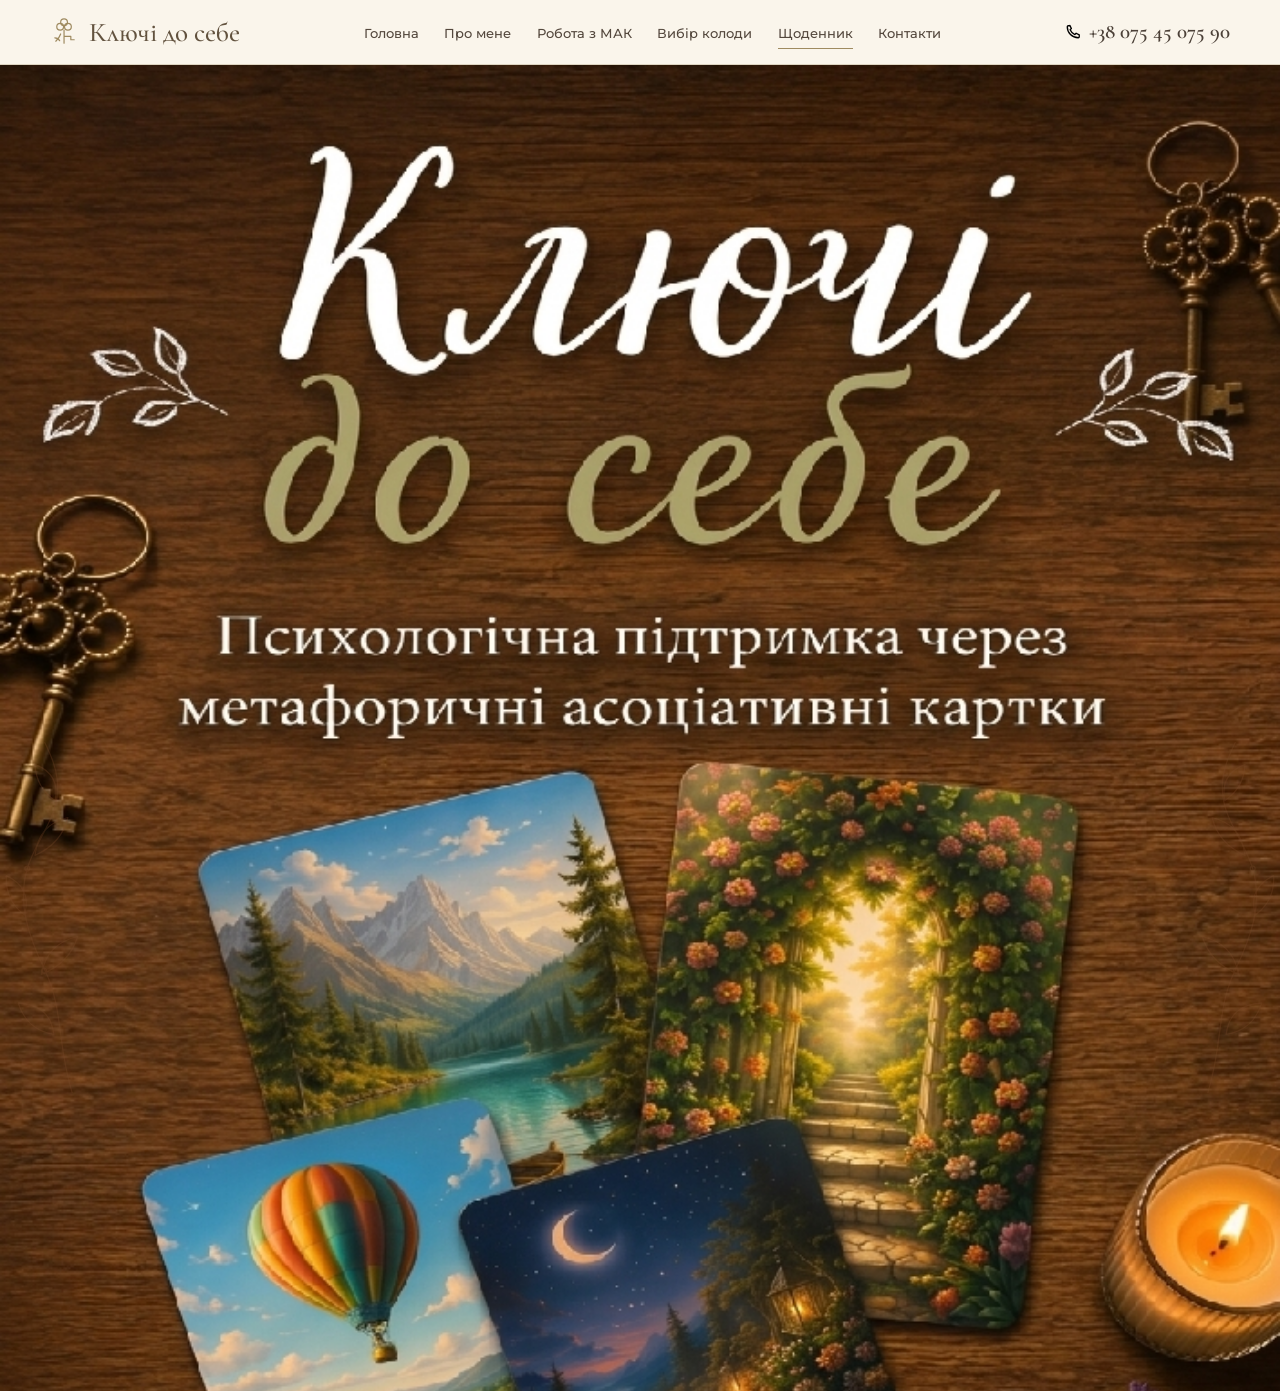
<file: blog.html>
<!DOCTYPE html>

<html lang="uk">
<head>
<meta charset="utf-8"/>
<meta content="width=device-width, initial-scale=1.0" name="viewport"/>
<title>Щоденник — статті про емоції, самопізнання та МАК</title>
<meta content="Статті фахівця з МАК про емоції, самопізнання, стосунки, психологічну підтримку та роботу з метафоричними асоціативними картами." name="description"/>
<meta content="блог психолога, щоденник психолога, консультація дистанційно, психолог онлайн, статті про психологію, карти мак, запис до мак, запис до психолога, МАК" name="keywords"/>
<meta content="Олена — Ключі до себе" name="author"/>
<meta content="index, follow, max-image-preview:large, max-snippet:-1, max-video-preview:-1" name="robots"/>
<meta content="#6f7352" name="theme-color"/>
<link href="https://keystoself.com.ua/blog.html" rel="canonical"/>
<link href="assets/icons/favicon.svg" rel="icon" type="image/svg+xml"/>
<link href="site.webmanifest" rel="manifest"/>
<meta content="uk_UA" property="og:locale"/>
<meta content="website" property="og:type"/>
<meta content="Ключі до себе" property="og:site_name"/>
<meta content="Щоденник — статті про емоції, самопізнання та МАК" property="og:title"/>
<meta content="Статті Олени про емоції, самопізнання, стосунки, психологічну підтримку та роботу з метафоричними асоціативними картами." property="og:description"/>
<meta content="https://keystoself.com.ua/blog.html" property="og:url"/>
<meta content="https://keystoself.com.ua/assets/images/blog-questions.jpg" property="og:image"/>
<meta content="Ключі до себе — психологічна підтримка" property="og:image:alt"/>
<meta content="summary_large_image" name="twitter:card"/>
<meta content="Щоденник — статті про емоції, самопізнання та МАК" name="twitter:title"/>
<meta content="Статті фахівця з МАК про емоції, самопізнання, стосунки, психологічну підтримку та роботу з метафоричними асоціативними картами." name="twitter:description"/>
<meta content="https://keystoself.com.ua/assets/images/blog-questions.jpg" name="twitter:image"/>
<meta content="OqQjgjxOYaDfPLeTILCCPl3YAwLQMFYE5xxrJE5mUZg" name="google-site-verification"/>
<link href="assets/css/style.css?v=20260705-deck6-frame" rel="stylesheet"/>
<script type="application/ld+json">{"@context":"https://schema.org","@graph":[{"@type":"WebSite","@id":"https://keystoself.com.ua/#website","url":"https://keystoself.com.ua/","name":"Ключі до себе","inLanguage":"uk-UA"},{"@type":"ProfessionalService","@id":"https://keystoself.com.ua/#service","name":"Ключі до себе","url":"https://keystoself.com.ua/","image":"https://keystoself.com.ua/assets/images/profile.jpg","telephone":"+380754507590","description":"Психологічна підтримка та робота з метафоричними асоціативними картами.","areaServed":{"@type":"Country","name":"Україна"},"sameAs":["https://t.me/olena_keystoself","https://t.me/keystoself_channel"],"contactPoint":{"@type":"ContactPoint","telephone":"+380754507590","contactType":"customer support","availableLanguage":["uk","ru"]}},{"@type":"Person","@id":"https://keystoself.com.ua/#olena","name":"Олена","jobTitle":"Фахівець з МАК","image":"https://keystoself.com.ua/assets/images/profile.jpg","telephone":"+380754507590","worksFor":{"@id":"https://keystoself.com.ua/#service"},"sameAs":["https://t.me/olena_keystoself","https://t.me/keystoself_channel"]}]}</script>
</head>
<body>
<header class="site-header">
<div class="container header-row">
<a aria-label="Ключі до себе — на головну" class="logo" href="index.html">
<svg aria-hidden="true" class="logo-mark" fill="none" stroke="currentColor" stroke-linecap="round" stroke-linejoin="round" stroke-width="2.5" viewbox="0 0 64 64"><circle cx="21" cy="20" r="7"></circle><circle cx="37" cy="20" r="7"></circle><circle cx="29" cy="11" r="7"></circle><path d="M29 27v27M29 40h14v7h7"></path><path d="M12 50c5-5 8-9 10-15M10 43c5 0 8 2 10 6"></path></svg>
<span class="logo-name">Ключі до себе</span>
</a>
<nav aria-label="Головне меню" class="main-nav"><a href="index.html">Головна</a>
<a href="about.html">Про мене</a>
<a href="mak.html">Робота з МАК</a>
<a href="cards.html">Вибір колоди</a>
<a href="blog.html">Щоденник</a>
<a href="#contacts">Контакти</a>
</nav>
<a class="mobile-cards-link" href="cards.html">Колоди</a>
<a aria-label="Зателефонувати" class="header-phone" data-phone-link="" href="tel:+380754507590">
<img alt="" aria-hidden="true" src="assets/icons/phone.svg"/><span data-phone="">+38 075 45 075 90</span>
</a>
<button aria-expanded="false" aria-label="Відкрити меню" class="mobile-toggle" type="button"><span></span><span></span><span></span></button>
</div>
</header>
<main class="site-main"><section aria-hidden="true" class="site-banner">
<picture class="site-banner-visual">
<source media="(max-width: 680px)" srcset="assets/images/hero-home-mobile.jpg"/>
<img alt="" height="682" src="assets/images/hero-home-desktop.jpg" width="2048"/>
</picture>
</section>
<section class="page-hero"><div class="container"><h1 class="page-script-title">Щоденник</h1><p>Невеликі статті про емоції, самопізнання, стосунки та роботу з метафоричними асоціативними картами.</p></div></section>
<section class="section"><div class="container">
<div class="blog-controls">
<div class="filter-group"><button class="filter-btn active" data-filter="all" type="button">Усі статті</button><button class="filter-btn" data-filter="mak" type="button">МАК</button><button class="filter-btn" data-filter="self" type="button">Самопізнання</button><button class="filter-btn" data-filter="psychology" type="button">Психологія</button></div>
<select aria-label="Сортування статей" class="sort-select" id="sortArticles"><option value="newest">Спочатку новіші</option><option value="oldest">Спочатку старіші</option></select>
</div>
<div class="blog-grid">
<article class="card blog-card" data-category="mak" data-date="2026-06-30"><img alt="Метафоричні карти" loading="lazy" src="assets/images/blog-mak.jpg"/><div class="card-body"><div class="article-date">30 червня 2026</div><div class="meta">МАК</div><h3>Що таке МАК?</h3><p>Як зображення допомагають краще розуміти себе та свої емоції.</p><a class="btn btn-small" href="article-mak.html">Читати далі</a></div></article>
<article class="card blog-card" data-category="self" data-date="2026-06-21"><img alt="Запитання до себе" loading="lazy" src="assets/images/blog-questions.jpg"/><div class="card-body"><div class="article-date">21 червня 2026</div><div class="meta">Самопізнання</div><h3>Запитання до себе</h3><p>Практики усвідомленості та маленькі кроки до важливих змін.</p><a class="btn btn-small" href="article-questions.html">Читати далі</a></div></article>
<article class="card blog-card" data-category="psychology" data-date="2026-06-12"><img alt="Психологія щодня" loading="lazy" src="assets/images/blog-daily.jpg"/><div class="card-body"><div class="article-date">12 червня 2026</div><div class="meta">Психологія</div><h3>Психологія щодня</h3><p>Як помічати свій стан, краще чути себе й дбати про внутрішній світ.</p><a class="btn btn-small" href="article-daily.html">Читати далі</a></div></article>
</div>
</div></section>
</main>
<section class="contact-band" id="contacts">
<div class="container contact-shell">
<div class="contact-decor">
<img alt="Невелика композиція зі свічкою, сухоцвітами, каменем і ключами" loading="lazy" src="assets/images/footer-decor.jpg"/>
</div>
<div class="contact-center">
<h2 class="ornament-title">Зв’язатися зі мною</h2>
<a class="phone-big" data-phone-link="" href="tel:+380754507590">
<img alt="" aria-hidden="true" src="assets/icons/phone.svg"/><span data-phone="">+38 075 45 075 90</span>
</a>
<div class="contact-actions">
<a class="social-btn telegram" data-telegram="" href="https://t.me/olena_keystoself" rel="noopener" target="_blank">
<img alt="" aria-hidden="true" src="assets/icons/telegram.svg"/><span>Написати в Telegram</span>
</a>
<a class="social-btn channel" data-telegram-channel="" href="https://t.me/keystoself_channel" rel="noopener" target="_blank">
<img alt="" aria-hidden="true" src="assets/icons/telegram.svg"/><span>Telegram-канал</span>
</a>
<a class="social-btn viber" data-viber="" href="viber://chat?number=%2B380754507590">
<img alt="" aria-hidden="true" src="assets/icons/viber.svg"/><span>Написати у Viber</span>
</a>
</div>
</div>
</div>
</section>
<footer class="site-footer">© 2026 «Ключі до себе». Усі права захищені.</footer>
<script src="assets/js/config.js"></script>
<script src="assets/js/main.js"></script>
</body>
</html>
</file>
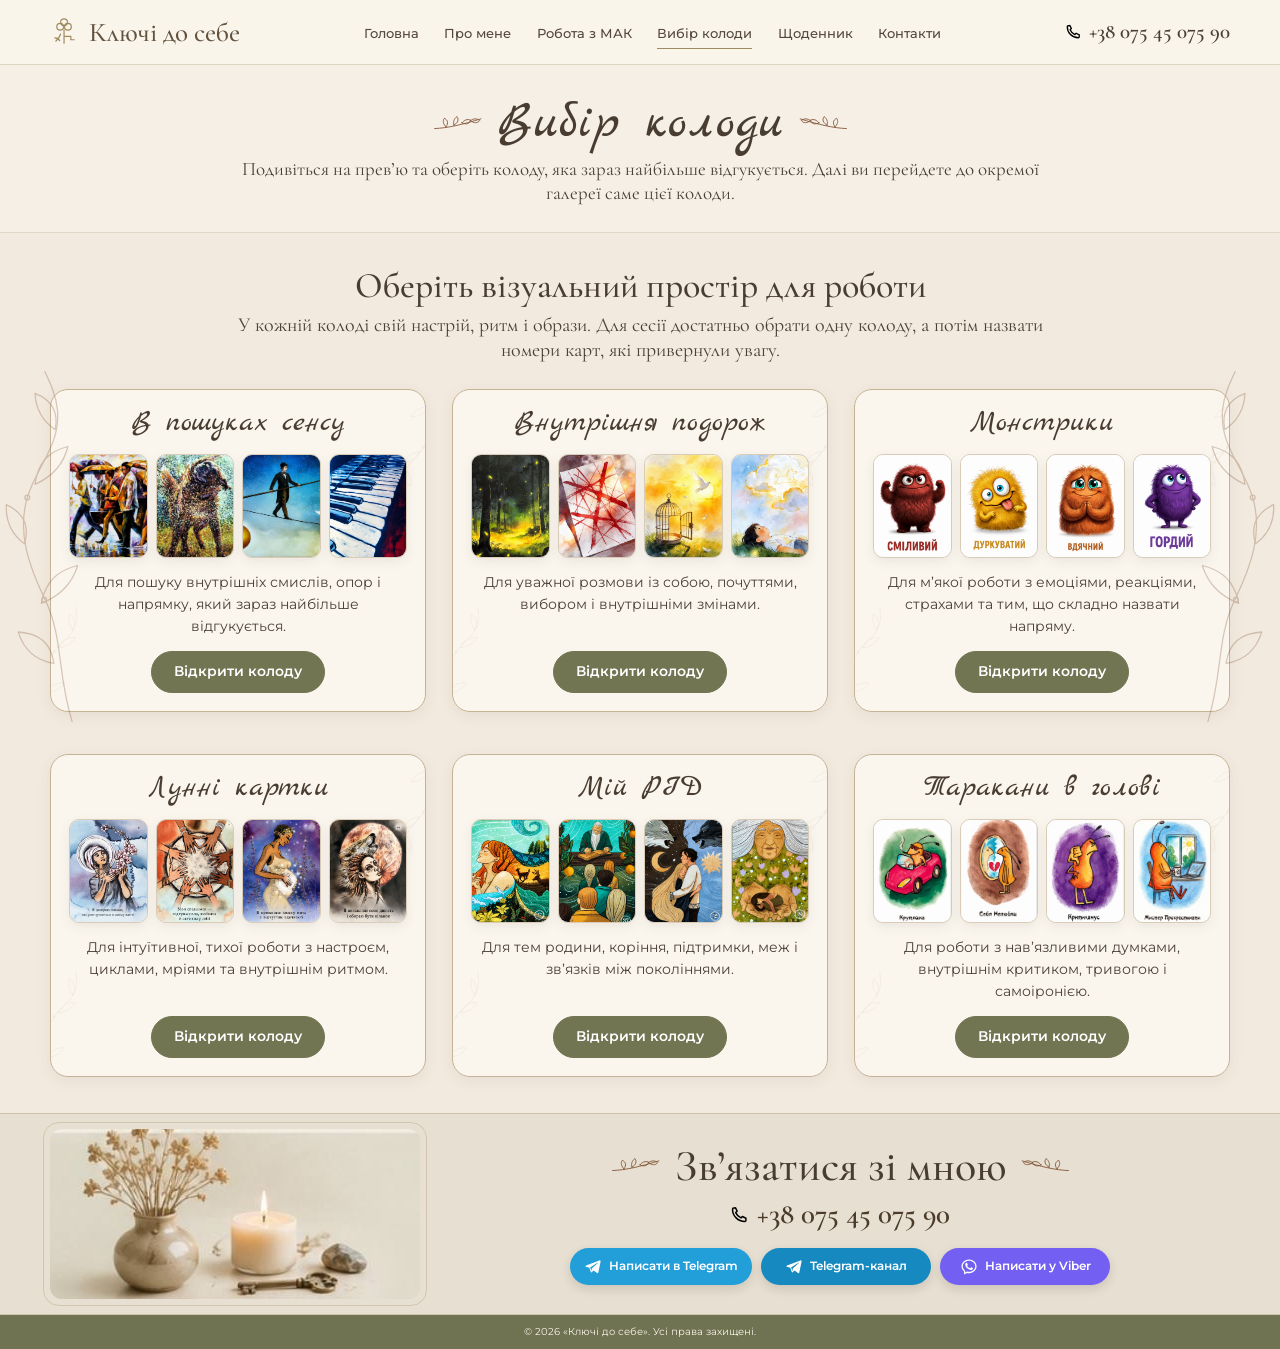
<file: cards.html>
<!DOCTYPE html>

<html lang="uk">
<head>
<meta charset="utf-8"/>
<meta content="width=device-width, initial-scale=1.0" name="viewport"/>
<title>Вибір колоди МАК | «Ключі до себе»</title>
<meta content="Оберіть колоду метафоричних карт для онлайн-роботи: перегляньте прев'ю, оберіть настрій і відкрийте потрібну колоду." name="description"/>
<meta content="МАК колоди, метафоричні карти онлайн, вибір колоди, Ключі до себе" name="keywords"/>
<meta content="Олена — Ключі до себе" name="author"/>
<meta content="index, follow, max-image-preview:large, max-snippet:-1, max-video-preview:-1" name="robots"/>
<meta content="#6f7352" name="theme-color"/>
<link href="https://keystoself.com.ua/cards.html" rel="canonical"/>
<link href="assets/icons/favicon.svg" rel="icon" type="image/svg+xml"/>
<link href="site.webmanifest" rel="manifest"/>
<meta content="uk_UA" property="og:locale"/>
<meta content="website" property="og:type"/>
<meta content="Ключі до себе" property="og:site_name"/>
<meta content="Вибір колоди МАК | «Ключі до себе»" property="og:title"/>
<meta content="Оберіть колоду метафоричних карт, яка зараз найбільше відгукується." property="og:description"/>
<meta content="https://keystoself.com.ua/cards.html" property="og:url"/>
<meta content="https://keystoself.com.ua/assets/images/mak-cards.jpg" property="og:image"/>
<meta content="Ключі до себе — психологічна підтримка" property="og:image:alt"/>
<meta content="summary_large_image" name="twitter:card"/>
<meta content="Вибір колоди МАК | «Ключі до себе»" name="twitter:title"/>
<meta content="Оберіть колоду метафоричних карт, яка зараз найбільше відгукується." name="twitter:description"/>
<meta content="https://keystoself.com.ua/assets/images/mak-cards.jpg" name="twitter:image"/>
<meta content="OqQjgjxOYaDfPLeTILCCPl3YAwLQMFYE5xxrJE5mUZg" name="google-site-verification"/>
<link href="assets/css/style.css?v=20260706-tarakany-gallery" rel="stylesheet"/>
<script type="application/ld+json">{"@context":"https://schema.org","@graph":[{"@type":"WebSite","@id":"https://keystoself.com.ua/#website","url":"https://keystoself.com.ua/","name":"Ключі до себе","inLanguage":"uk-UA"},{"@type":"ProfessionalService","@id":"https://keystoself.com.ua/#service","name":"Ключі до себе","url":"https://keystoself.com.ua/","image":"https://keystoself.com.ua/assets/images/profile.jpg","telephone":"+380754507590","description":"Психологічна підтримка та робота з метафоричними асоціативними картами.","areaServed":{"@type":"Country","name":"Україна"},"sameAs":["https://t.me/olena_keystoself","https://t.me/keystoself_channel"],"contactPoint":{"@type":"ContactPoint","telephone":"+380754507590","contactType":"customer support","availableLanguage":["uk","ru"]}},{"@type":"Person","@id":"https://keystoself.com.ua/#olena","name":"Олена","jobTitle":"Фахівець з МАК","image":"https://keystoself.com.ua/assets/images/profile.jpg","telephone":"+380754507590","worksFor":{"@id":"https://keystoself.com.ua/#service"},"sameAs":["https://t.me/olena_keystoself","https://t.me/keystoself_channel"]}]}</script>
</head>
<body>
<header class="site-header">
<div class="container header-row">
<a aria-label="Ключі до себе — на головну" class="logo" href="index.html">
<svg aria-hidden="true" class="logo-mark" fill="none" stroke="currentColor" stroke-linecap="round" stroke-linejoin="round" stroke-width="2.5" viewbox="0 0 64 64"><circle cx="21" cy="20" r="7"></circle><circle cx="37" cy="20" r="7"></circle><circle cx="29" cy="11" r="7"></circle><path d="M29 27v27M29 40h14v7h7"></path><path d="M12 50c5-5 8-9 10-15M10 43c5 0 8 2 10 6"></path></svg>
<span class="logo-name">Ключі до себе</span>
</a>
<nav aria-label="Головне меню" class="main-nav"><a href="index.html">Головна</a>
<a href="about.html">Про мене</a>
<a href="mak.html">Робота з МАК</a>
<a class="active" href="cards.html">Вибір колоди</a>
<a href="blog.html">Щоденник</a>
<a href="#contacts">Контакти</a>
</nav>
<a class="mobile-cards-link" href="cards.html">Колоди</a>
<a aria-label="Зателефонувати" class="header-phone" data-phone-link="" href="tel:+380754507590">
<img alt="" aria-hidden="true" src="assets/icons/phone.svg"/><span data-phone="">+38 075 45 075 90</span>
</a>
<button aria-expanded="false" aria-label="Відкрити меню" class="mobile-toggle" type="button"><span></span><span></span><span></span></button>
</div>
</header>
<main class="site-main cards-page">
<section class="page-hero cards-hero">
<div class="container">
<h1 class="page-script-title">Вибір колоди</h1>
<p>Подивіться на прев’ю та оберіть колоду, яка зараз найбільше відгукується. Далі ви перейдете до окремої галереї саме цієї колоди.</p>
</div>
</section>
<section class="section deck-choice-section">
<div class="container">
<div class="deck-choice-intro">
<h2 class="content-heading">Оберіть візуальний простір для роботи</h2>
<p>У кожній колоді свій настрій, ритм і образи. Для сесії достатньо обрати одну колоду, а потім назвати номери карт, які привернули увагу.</p>
</div>
<div class="deck-choice-grid" id="deckChoiceGrid" aria-label="Перелік колод">
<article class="deck-choice-card">
  <a href="deck-vps.html" aria-label="Відкрити колоду В пошуках сенсу">
    <h2>В пошуках сенсу</h2>
    <div class="deck-preview-row">
      <img src="assets/cards/vps/001.jpg" alt="Прев’ю колоди В пошуках сенсу" loading="lazy" onerror="this.onerror=null;this.src='assets/images/mak-cards.jpg';this.classList.add('deck-fallback');">
      <img src="assets/cards/vps/002.jpg" alt="Прев’ю колоди В пошуках сенсу" loading="lazy" onerror="this.onerror=null;this.src='assets/images/mak-cards.jpg';this.classList.add('deck-fallback');">
      <img src="assets/cards/vps/003.jpg" alt="Прев’ю колоди В пошуках сенсу" loading="lazy" onerror="this.onerror=null;this.src='assets/images/mak-cards.jpg';this.classList.add('deck-fallback');">
      <img src="assets/cards/vps/004.jpg" alt="Прев’ю колоди В пошуках сенсу" loading="lazy" onerror="this.onerror=null;this.src='assets/images/mak-cards.jpg';this.classList.add('deck-fallback');">
    </div>
    <p>Для пошуку внутрішніх смислів, опор і напрямку, який зараз найбільше відгукується.</p>
    <span class="deck-open">Відкрити колоду</span>
  </a>
</article>
<article class="deck-choice-card">
  <a href="deck-inner-journey.html" aria-label="Відкрити колоду Внутрішня подорож">
    <h2>Внутрішня подорож</h2>
    <div class="deck-preview-row">
      <img src="assets/cards/inner-journey/001.jpg" alt="Прев’ю колоди Внутрішня подорож" loading="lazy" onerror="this.onerror=null;this.src='assets/images/mak-cards.jpg';this.classList.add('deck-fallback');">
      <img src="assets/cards/inner-journey/002.jpg" alt="Прев’ю колоди Внутрішня подорож" loading="lazy" onerror="this.onerror=null;this.src='assets/images/mak-cards.jpg';this.classList.add('deck-fallback');">
      <img src="assets/cards/inner-journey/003.jpg" alt="Прев’ю колоди Внутрішня подорож" loading="lazy" onerror="this.onerror=null;this.src='assets/images/mak-cards.jpg';this.classList.add('deck-fallback');">
      <img src="assets/cards/inner-journey/004.jpg" alt="Прев’ю колоди Внутрішня подорож" loading="lazy" onerror="this.onerror=null;this.src='assets/images/mak-cards.jpg';this.classList.add('deck-fallback');">
    </div>
    <p>Для уважної розмови із собою, почуттями, вибором і внутрішніми змінами.</p>
    <span class="deck-open">Відкрити колоду</span>
  </a>
</article>
<article class="deck-choice-card">
  <a href="deck-monstryky.html" aria-label="Відкрити колоду Монстрики">
    <h2>Монстрики</h2>
    <div class="deck-preview-row">
      <img src="assets/cards/monstryky/001.jpg" alt="Прев’ю колоди Монстрики" loading="lazy" onerror="this.onerror=null;this.src='assets/images/mak-cards.jpg';this.classList.add('deck-fallback');">
      <img src="assets/cards/monstryky/002.jpg" alt="Прев’ю колоди Монстрики" loading="lazy" onerror="this.onerror=null;this.src='assets/images/mak-cards.jpg';this.classList.add('deck-fallback');">
      <img src="assets/cards/monstryky/003.jpg" alt="Прев’ю колоди Монстрики" loading="lazy" onerror="this.onerror=null;this.src='assets/images/mak-cards.jpg';this.classList.add('deck-fallback');">
      <img src="assets/cards/monstryky/004.jpg" alt="Прев’ю колоди Монстрики" loading="lazy" onerror="this.onerror=null;this.src='assets/images/mak-cards.jpg';this.classList.add('deck-fallback');">
    </div>
    <p>Для м’якої роботи з емоціями, реакціями, страхами та тим, що складно назвати напряму.</p>
    <span class="deck-open">Відкрити колоду</span>
  </a>
</article>
<article class="deck-choice-card">
  <a href="deck-moon.html" aria-label="Відкрити колоду Лунні картки">
    <h2>Лунні картки</h2>
    <div class="deck-preview-row">
      <img src="assets/cards/moon/001.jpg" alt="Прев’ю колоди Лунні картки" loading="lazy" onerror="this.onerror=null;this.src='assets/images/mak-cards.jpg';this.classList.add('deck-fallback');">
      <img src="assets/cards/moon/002.jpg" alt="Прев’ю колоди Лунні картки" loading="lazy" onerror="this.onerror=null;this.src='assets/images/mak-cards.jpg';this.classList.add('deck-fallback');">
      <img src="assets/cards/moon/003.jpg" alt="Прев’ю колоди Лунні картки" loading="lazy" onerror="this.onerror=null;this.src='assets/images/mak-cards.jpg';this.classList.add('deck-fallback');">
      <img src="assets/cards/moon/004.jpg" alt="Прев’ю колоди Лунні картки" loading="lazy" onerror="this.onerror=null;this.src='assets/images/mak-cards.jpg';this.classList.add('deck-fallback');">
    </div>
    <p>Для інтуїтивної, тихої роботи з настроєм, циклами, мріями та внутрішнім ритмом.</p>
    <span class="deck-open">Відкрити колоду</span>
  </a>
</article>
<article class="deck-choice-card">
  <a href="deck-rid.html" aria-label="Відкрити колоду Мій РІД">
    <h2>Мій РІД</h2>
    <div class="deck-preview-row">
      <img src="assets/cards/rid/001.jpg" alt="Прев’ю колоди Мій РІД" loading="lazy" onerror="this.onerror=null;this.src='assets/images/mak-cards.jpg';this.classList.add('deck-fallback');">
      <img src="assets/cards/rid/002.jpg" alt="Прев’ю колоди Мій РІД" loading="lazy" onerror="this.onerror=null;this.src='assets/images/mak-cards.jpg';this.classList.add('deck-fallback');">
      <img src="assets/cards/rid/003.jpg" alt="Прев’ю колоди Мій РІД" loading="lazy" onerror="this.onerror=null;this.src='assets/images/mak-cards.jpg';this.classList.add('deck-fallback');">
      <img src="assets/cards/rid/004.jpg" alt="Прев’ю колоди Мій РІД" loading="lazy" onerror="this.onerror=null;this.src='assets/images/mak-cards.jpg';this.classList.add('deck-fallback');">
    </div>
    <p>Для тем родини, коріння, підтримки, меж і зв’язків між поколіннями.</p>
    <span class="deck-open">Відкрити колоду</span>
  </a>
</article>
<article class="deck-choice-card">
  <a href="deck-tarakany.html" aria-label="Відкрити колоду Таракани в голові">
    <h2>Таракани в голові</h2>
    <div class="deck-preview-row">
      <img src="assets/cards/tarakany/001.jpg" alt="Прев’ю колоди Таракани в голові" loading="lazy" onerror="this.onerror=null;this.src='assets/images/mak-cards.jpg';this.classList.add('deck-fallback');">
      <img src="assets/cards/tarakany/002.jpg" alt="Прев’ю колоди Таракани в голові" loading="lazy" onerror="this.onerror=null;this.src='assets/images/mak-cards.jpg';this.classList.add('deck-fallback');">
      <img src="assets/cards/tarakany/003.jpg" alt="Прев’ю колоди Таракани в голові" loading="lazy" onerror="this.onerror=null;this.src='assets/images/mak-cards.jpg';this.classList.add('deck-fallback');">
      <img src="assets/cards/tarakany/004.jpg" alt="Прев’ю колоди Таракани в голові" loading="lazy" onerror="this.onerror=null;this.src='assets/images/mak-cards.jpg';this.classList.add('deck-fallback');">
    </div>
    <p>Для роботи з нав’язливими думками, внутрішнім критиком, тривогою і самоіронією.</p>
    <span class="deck-open">Відкрити колоду</span>
  </a>
</article>
</div>
</div>
</section>
</main>
<section class="contact-band" id="contacts">
<div class="container contact-shell">
<div class="contact-decor">
<img alt="Невелика композиція зі свічкою, сухоцвітами, каменем і ключами" loading="lazy" src="assets/images/footer-decor.jpg"/>
</div>
<div class="contact-center">
<h2 class="ornament-title">Зв’язатися зі мною</h2>
<a class="phone-big" data-phone-link="" href="tel:+380754507590">
<img alt="" aria-hidden="true" src="assets/icons/phone.svg"/><span data-phone="">+38 075 45 075 90</span>
</a>
<div class="contact-actions">
<a class="social-btn telegram" data-telegram="" href="https://t.me/olena_keystoself" rel="noopener" target="_blank">
<img alt="" aria-hidden="true" src="assets/icons/telegram.svg"/><span>Написати в Telegram</span>
</a>
<a class="social-btn channel" data-telegram-channel="" href="https://t.me/keystoself_channel" rel="noopener" target="_blank">
<img alt="" aria-hidden="true" src="assets/icons/telegram.svg"/><span>Telegram-канал</span>
</a>
<a class="social-btn viber" data-viber="" href="viber://chat?number=%2B380754507590">
<img alt="" aria-hidden="true" src="assets/icons/viber.svg"/><span>Написати у Viber</span>
</a>
</div>
</div>
</div>
</section>
<footer class="site-footer">© 2026 «Ключі до себе». Усі права захищені.</footer>
<script src="assets/js/config.js"></script>
<script src="assets/js/main.js"></script>
</body>
</html>
</file>
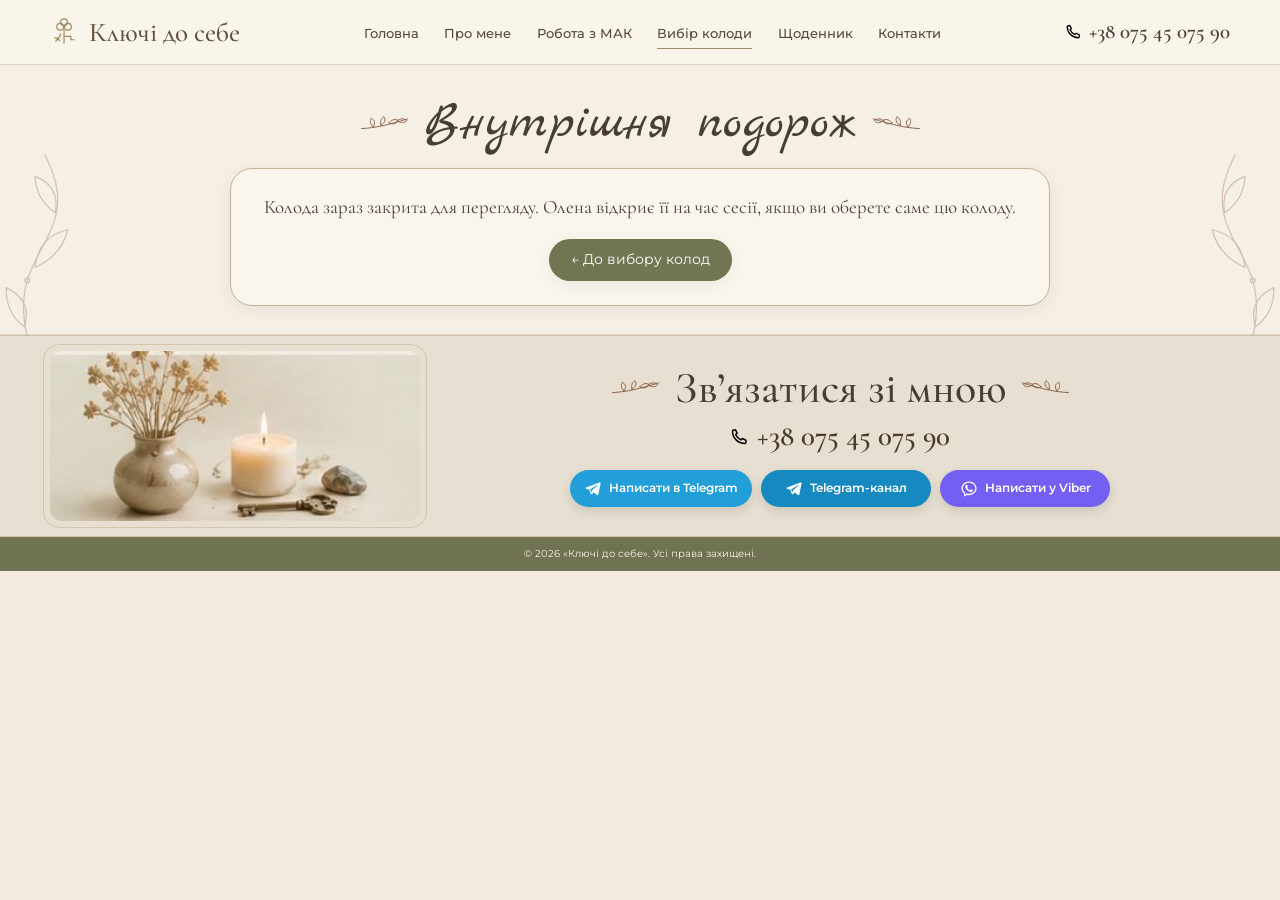
<file: deck-inner-journey.html>
<!DOCTYPE html>

<html lang="uk">
<head>
<meta charset="utf-8"/>
<meta content="width=device-width, initial-scale=1.0" name="viewport"/>
<title>Внутрішня подорож | «Ключі до себе»</title>
<meta content="Галерея колоди Внутрішня подорож для роботи з метафоричними картами." name="description"/>
<meta content="МАК колоди, метафоричні карти онлайн, вибір колоди, Ключі до себе" name="keywords"/>
<meta content="Олена — Ключі до себе" name="author"/>
<meta content="index, follow, max-image-preview:large, max-snippet:-1, max-video-preview:-1" name="robots"/>
<meta content="#6f7352" name="theme-color"/>
<link href="https://keystoself.com.ua/cards.html" rel="canonical"/>
<link href="assets/icons/favicon.svg" rel="icon" type="image/svg+xml"/>
<link href="site.webmanifest" rel="manifest"/>
<meta content="uk_UA" property="og:locale"/>
<meta content="website" property="og:type"/>
<meta content="Ключі до себе" property="og:site_name"/>
<meta content="Вибір колоди МАК | «Ключі до себе»" property="og:title"/>
<meta content="Оберіть колоду метафоричних карт, яка зараз найбільше відгукується." property="og:description"/>
<meta content="https://keystoself.com.ua/cards.html" property="og:url"/>
<meta content="https://keystoself.com.ua/assets/images/mak-cards.jpg" property="og:image"/>
<meta content="Ключі до себе — психологічна підтримка" property="og:image:alt"/>
<meta content="summary_large_image" name="twitter:card"/>
<meta content="Вибір колоди МАК | «Ключі до себе»" name="twitter:title"/>
<meta content="Оберіть колоду метафоричних карт, яка зараз найбільше відгукується." name="twitter:description"/>
<meta content="https://keystoself.com.ua/assets/images/mak-cards.jpg" name="twitter:image"/>
<meta content="OqQjgjxOYaDfPLeTILCCPl3YAwLQMFYE5xxrJE5mUZg" name="google-site-verification"/>
<link href="assets/css/style.css?v=20260705-deck6-large-single" rel="stylesheet"/>
<script type="application/ld+json">{"@context":"https://schema.org","@graph":[{"@type":"WebSite","@id":"https://keystoself.com.ua/#website","url":"https://keystoself.com.ua/","name":"Ключі до себе","inLanguage":"uk-UA"},{"@type":"ProfessionalService","@id":"https://keystoself.com.ua/#service","name":"Ключі до себе","url":"https://keystoself.com.ua/","image":"https://keystoself.com.ua/assets/images/profile.jpg","telephone":"+380754507590","description":"Психологічна підтримка та робота з метафоричними асоціативними картами.","areaServed":{"@type":"Country","name":"Україна"},"sameAs":["https://t.me/olena_keystoself","https://t.me/keystoself_channel"],"contactPoint":{"@type":"ContactPoint","telephone":"+380754507590","contactType":"customer support","availableLanguage":["uk","ru"]}},{"@type":"Person","@id":"https://keystoself.com.ua/#olena","name":"Олена","jobTitle":"Фахівець з МАК","image":"https://keystoself.com.ua/assets/images/profile.jpg","telephone":"+380754507590","worksFor":{"@id":"https://keystoself.com.ua/#service"},"sameAs":["https://t.me/olena_keystoself","https://t.me/keystoself_channel"]}]}</script>
</head>
<body>
<header class="site-header">
<div class="container header-row">
<a aria-label="Ключі до себе — на головну" class="logo" href="index.html">
<svg aria-hidden="true" class="logo-mark" fill="none" stroke="currentColor" stroke-linecap="round" stroke-linejoin="round" stroke-width="2.5" viewbox="0 0 64 64"><circle cx="21" cy="20" r="7"></circle><circle cx="37" cy="20" r="7"></circle><circle cx="29" cy="11" r="7"></circle><path d="M29 27v27M29 40h14v7h7"></path><path d="M12 50c5-5 8-9 10-15M10 43c5 0 8 2 10 6"></path></svg>
<span class="logo-name">Ключі до себе</span>
</a>
<nav aria-label="Головне меню" class="main-nav"><a href="index.html">Головна</a>
<a href="about.html">Про мене</a>
<a href="mak.html">Робота з МАК</a>
<a class="active" href="cards.html">Вибір колоди</a>
<a href="blog.html">Щоденник</a>
<a href="#contacts">Контакти</a>
</nav>
<a class="mobile-cards-link" href="cards.html">Колоди</a>
<a aria-label="Зателефонувати" class="header-phone" data-phone-link="" href="tel:+380754507590">
<img alt="" aria-hidden="true" src="assets/icons/phone.svg"/><span data-phone="">+38 075 45 075 90</span>
</a>
<button aria-expanded="false" aria-label="Відкрити меню" class="mobile-toggle" type="button"><span></span><span></span><span></span></button>
</div>
</header>
<main class="site-main cards-page deck-page" data-deck="innerJourney">
<section class="page-hero cards-hero">
<div class="container">
<h1 class="page-script-title">Внутрішня подорож</h1>
<div class="deck-status-card" data-deck-status>
<p data-deck-status-text data-open-text="Колода відкрита для роботи. Подивіться на зображення та назвіть номери карт, які привернули вашу увагу." data-closed-text="Колода зараз закрита для перегляду. Олена відкриє її на час сесії, якщо ви оберете саме цю колоду.">Колода зараз закрита для перегляду. Олена відкриє її на час сесії, якщо ви оберете саме цю колоду.</p>
<a class="deck-page-back" href="cards.html">← До вибору колод</a>
</div>
</div>
</section>
<section class="section deck-gallery-section" data-deck-open hidden>
<div class="container">
<div class="deck-gallery-grid" aria-label="Галерея колоди Внутрішня подорож">
<figure class="deck-gallery-item">
<a href="assets/cards/inner-journey/ВПД001.jpg" target="_blank" rel="noopener" aria-label="Відкрити карту 001" oncontextmenu="return false;">
<span class="deck-card-number">001</span>
<span class="deck-card-frame"><img src="assets/cards/inner-journey/ВПД001.jpg" alt="Карта 001" loading="lazy" draggable="false" oncontextmenu="return false;"></span>
</a>
</figure>
<figure class="deck-gallery-item">
<a href="assets/cards/inner-journey/ВПД002.jpg" target="_blank" rel="noopener" aria-label="Відкрити карту 002" oncontextmenu="return false;">
<span class="deck-card-number">002</span>
<span class="deck-card-frame"><img src="assets/cards/inner-journey/ВПД002.jpg" alt="Карта 002" loading="lazy" draggable="false" oncontextmenu="return false;"></span>
</a>
</figure>
<figure class="deck-gallery-item">
<a href="assets/cards/inner-journey/ВПД003.jpg" target="_blank" rel="noopener" aria-label="Відкрити карту 003" oncontextmenu="return false;">
<span class="deck-card-number">003</span>
<span class="deck-card-frame"><img src="assets/cards/inner-journey/ВПД003.jpg" alt="Карта 003" loading="lazy" draggable="false" oncontextmenu="return false;"></span>
</a>
</figure>
<figure class="deck-gallery-item">
<a href="assets/cards/inner-journey/ВПД004.jpg" target="_blank" rel="noopener" aria-label="Відкрити карту 004" oncontextmenu="return false;">
<span class="deck-card-number">004</span>
<span class="deck-card-frame"><img src="assets/cards/inner-journey/ВПД004.jpg" alt="Карта 004" loading="lazy" draggable="false" oncontextmenu="return false;"></span>
</a>
</figure>
<figure class="deck-gallery-item">
<a href="assets/cards/inner-journey/ВПД005.jpg" target="_blank" rel="noopener" aria-label="Відкрити карту 005" oncontextmenu="return false;">
<span class="deck-card-number">005</span>
<span class="deck-card-frame"><img src="assets/cards/inner-journey/ВПД005.jpg" alt="Карта 005" loading="lazy" draggable="false" oncontextmenu="return false;"></span>
</a>
</figure>
<figure class="deck-gallery-item">
<a href="assets/cards/inner-journey/ВПД006.jpg" target="_blank" rel="noopener" aria-label="Відкрити карту 006" oncontextmenu="return false;">
<span class="deck-card-number">006</span>
<span class="deck-card-frame"><img src="assets/cards/inner-journey/ВПД006.jpg" alt="Карта 006" loading="lazy" draggable="false" oncontextmenu="return false;"></span>
</a>
</figure>
<figure class="deck-gallery-item">
<a href="assets/cards/inner-journey/ВПД007.jpg" target="_blank" rel="noopener" aria-label="Відкрити карту 007" oncontextmenu="return false;">
<span class="deck-card-number">007</span>
<span class="deck-card-frame"><img src="assets/cards/inner-journey/ВПД007.jpg" alt="Карта 007" loading="lazy" draggable="false" oncontextmenu="return false;"></span>
</a>
</figure>
<figure class="deck-gallery-item">
<a href="assets/cards/inner-journey/ВПД008.jpg" target="_blank" rel="noopener" aria-label="Відкрити карту 008" oncontextmenu="return false;">
<span class="deck-card-number">008</span>
<span class="deck-card-frame"><img src="assets/cards/inner-journey/ВПД008.jpg" alt="Карта 008" loading="lazy" draggable="false" oncontextmenu="return false;"></span>
</a>
</figure>
<figure class="deck-gallery-item">
<a href="assets/cards/inner-journey/ВПД009.jpg" target="_blank" rel="noopener" aria-label="Відкрити карту 009" oncontextmenu="return false;">
<span class="deck-card-number">009</span>
<span class="deck-card-frame"><img src="assets/cards/inner-journey/ВПД009.jpg" alt="Карта 009" loading="lazy" draggable="false" oncontextmenu="return false;"></span>
</a>
</figure>
<figure class="deck-gallery-item">
<a href="assets/cards/inner-journey/ВПД010.jpg" target="_blank" rel="noopener" aria-label="Відкрити карту 010" oncontextmenu="return false;">
<span class="deck-card-number">010</span>
<span class="deck-card-frame"><img src="assets/cards/inner-journey/ВПД010.jpg" alt="Карта 010" loading="lazy" draggable="false" oncontextmenu="return false;"></span>
</a>
</figure>
<figure class="deck-gallery-item">
<a href="assets/cards/inner-journey/ВПД011.jpg" target="_blank" rel="noopener" aria-label="Відкрити карту 011" oncontextmenu="return false;">
<span class="deck-card-number">011</span>
<span class="deck-card-frame"><img src="assets/cards/inner-journey/ВПД011.jpg" alt="Карта 011" loading="lazy" draggable="false" oncontextmenu="return false;"></span>
</a>
</figure>
<figure class="deck-gallery-item">
<a href="assets/cards/inner-journey/ВПД012.jpg" target="_blank" rel="noopener" aria-label="Відкрити карту 012" oncontextmenu="return false;">
<span class="deck-card-number">012</span>
<span class="deck-card-frame"><img src="assets/cards/inner-journey/ВПД012.jpg" alt="Карта 012" loading="lazy" draggable="false" oncontextmenu="return false;"></span>
</a>
</figure>
<figure class="deck-gallery-item">
<a href="assets/cards/inner-journey/ВПД013.jpg" target="_blank" rel="noopener" aria-label="Відкрити карту 013" oncontextmenu="return false;">
<span class="deck-card-number">013</span>
<span class="deck-card-frame"><img src="assets/cards/inner-journey/ВПД013.jpg" alt="Карта 013" loading="lazy" draggable="false" oncontextmenu="return false;"></span>
</a>
</figure>
<figure class="deck-gallery-item">
<a href="assets/cards/inner-journey/ВПД014.jpg" target="_blank" rel="noopener" aria-label="Відкрити карту 014" oncontextmenu="return false;">
<span class="deck-card-number">014</span>
<span class="deck-card-frame"><img src="assets/cards/inner-journey/ВПД014.jpg" alt="Карта 014" loading="lazy" draggable="false" oncontextmenu="return false;"></span>
</a>
</figure>
<figure class="deck-gallery-item">
<a href="assets/cards/inner-journey/ВПД015.jpg" target="_blank" rel="noopener" aria-label="Відкрити карту 015" oncontextmenu="return false;">
<span class="deck-card-number">015</span>
<span class="deck-card-frame"><img src="assets/cards/inner-journey/ВПД015.jpg" alt="Карта 015" loading="lazy" draggable="false" oncontextmenu="return false;"></span>
</a>
</figure>
<figure class="deck-gallery-item">
<a href="assets/cards/inner-journey/ВПД016.jpg" target="_blank" rel="noopener" aria-label="Відкрити карту 016" oncontextmenu="return false;">
<span class="deck-card-number">016</span>
<span class="deck-card-frame"><img src="assets/cards/inner-journey/ВПД016.jpg" alt="Карта 016" loading="lazy" draggable="false" oncontextmenu="return false;"></span>
</a>
</figure>
<figure class="deck-gallery-item">
<a href="assets/cards/inner-journey/ВПД017.jpg" target="_blank" rel="noopener" aria-label="Відкрити карту 017" oncontextmenu="return false;">
<span class="deck-card-number">017</span>
<span class="deck-card-frame"><img src="assets/cards/inner-journey/ВПД017.jpg" alt="Карта 017" loading="lazy" draggable="false" oncontextmenu="return false;"></span>
</a>
</figure>
<figure class="deck-gallery-item">
<a href="assets/cards/inner-journey/ВПД018.jpg" target="_blank" rel="noopener" aria-label="Відкрити карту 018" oncontextmenu="return false;">
<span class="deck-card-number">018</span>
<span class="deck-card-frame"><img src="assets/cards/inner-journey/ВПД018.jpg" alt="Карта 018" loading="lazy" draggable="false" oncontextmenu="return false;"></span>
</a>
</figure>
<figure class="deck-gallery-item">
<a href="assets/cards/inner-journey/ВПД019.jpg" target="_blank" rel="noopener" aria-label="Відкрити карту 019" oncontextmenu="return false;">
<span class="deck-card-number">019</span>
<span class="deck-card-frame"><img src="assets/cards/inner-journey/ВПД019.jpg" alt="Карта 019" loading="lazy" draggable="false" oncontextmenu="return false;"></span>
</a>
</figure>
<figure class="deck-gallery-item">
<a href="assets/cards/inner-journey/ВПД020.jpg" target="_blank" rel="noopener" aria-label="Відкрити карту 020" oncontextmenu="return false;">
<span class="deck-card-number">020</span>
<span class="deck-card-frame"><img src="assets/cards/inner-journey/ВПД020.jpg" alt="Карта 020" loading="lazy" draggable="false" oncontextmenu="return false;"></span>
</a>
</figure>
<figure class="deck-gallery-item">
<a href="assets/cards/inner-journey/ВПД021.jpg" target="_blank" rel="noopener" aria-label="Відкрити карту 021" oncontextmenu="return false;">
<span class="deck-card-number">021</span>
<span class="deck-card-frame"><img src="assets/cards/inner-journey/ВПД021.jpg" alt="Карта 021" loading="lazy" draggable="false" oncontextmenu="return false;"></span>
</a>
</figure>
<figure class="deck-gallery-item">
<a href="assets/cards/inner-journey/ВПД022.jpg" target="_blank" rel="noopener" aria-label="Відкрити карту 022" oncontextmenu="return false;">
<span class="deck-card-number">022</span>
<span class="deck-card-frame"><img src="assets/cards/inner-journey/ВПД022.jpg" alt="Карта 022" loading="lazy" draggable="false" oncontextmenu="return false;"></span>
</a>
</figure>
<figure class="deck-gallery-item">
<a href="assets/cards/inner-journey/ВПД023.jpg" target="_blank" rel="noopener" aria-label="Відкрити карту 023" oncontextmenu="return false;">
<span class="deck-card-number">023</span>
<span class="deck-card-frame"><img src="assets/cards/inner-journey/ВПД023.jpg" alt="Карта 023" loading="lazy" draggable="false" oncontextmenu="return false;"></span>
</a>
</figure>
<figure class="deck-gallery-item">
<a href="assets/cards/inner-journey/ВПД024.jpg" target="_blank" rel="noopener" aria-label="Відкрити карту 024" oncontextmenu="return false;">
<span class="deck-card-number">024</span>
<span class="deck-card-frame"><img src="assets/cards/inner-journey/ВПД024.jpg" alt="Карта 024" loading="lazy" draggable="false" oncontextmenu="return false;"></span>
</a>
</figure>
<figure class="deck-gallery-item">
<a href="assets/cards/inner-journey/ВПД025.jpg" target="_blank" rel="noopener" aria-label="Відкрити карту 025" oncontextmenu="return false;">
<span class="deck-card-number">025</span>
<span class="deck-card-frame"><img src="assets/cards/inner-journey/ВПД025.jpg" alt="Карта 025" loading="lazy" draggable="false" oncontextmenu="return false;"></span>
</a>
</figure>
<figure class="deck-gallery-item">
<a href="assets/cards/inner-journey/ВПД026.jpg" target="_blank" rel="noopener" aria-label="Відкрити карту 026" oncontextmenu="return false;">
<span class="deck-card-number">026</span>
<span class="deck-card-frame"><img src="assets/cards/inner-journey/ВПД026.jpg" alt="Карта 026" loading="lazy" draggable="false" oncontextmenu="return false;"></span>
</a>
</figure>
<figure class="deck-gallery-item">
<a href="assets/cards/inner-journey/ВПД027.jpg" target="_blank" rel="noopener" aria-label="Відкрити карту 027" oncontextmenu="return false;">
<span class="deck-card-number">027</span>
<span class="deck-card-frame"><img src="assets/cards/inner-journey/ВПД027.jpg" alt="Карта 027" loading="lazy" draggable="false" oncontextmenu="return false;"></span>
</a>
</figure>
<figure class="deck-gallery-item">
<a href="assets/cards/inner-journey/ВПД028.jpg" target="_blank" rel="noopener" aria-label="Відкрити карту 028" oncontextmenu="return false;">
<span class="deck-card-number">028</span>
<span class="deck-card-frame"><img src="assets/cards/inner-journey/ВПД028.jpg" alt="Карта 028" loading="lazy" draggable="false" oncontextmenu="return false;"></span>
</a>
</figure>
<figure class="deck-gallery-item">
<a href="assets/cards/inner-journey/ВПД029.jpg" target="_blank" rel="noopener" aria-label="Відкрити карту 029" oncontextmenu="return false;">
<span class="deck-card-number">029</span>
<span class="deck-card-frame"><img src="assets/cards/inner-journey/ВПД029.jpg" alt="Карта 029" loading="lazy" draggable="false" oncontextmenu="return false;"></span>
</a>
</figure>
<figure class="deck-gallery-item">
<a href="assets/cards/inner-journey/ВПД030.jpg" target="_blank" rel="noopener" aria-label="Відкрити карту 030" oncontextmenu="return false;">
<span class="deck-card-number">030</span>
<span class="deck-card-frame"><img src="assets/cards/inner-journey/ВПД030.jpg" alt="Карта 030" loading="lazy" draggable="false" oncontextmenu="return false;"></span>
</a>
</figure>
<figure class="deck-gallery-item">
<a href="assets/cards/inner-journey/ВПД031.jpg" target="_blank" rel="noopener" aria-label="Відкрити карту 031" oncontextmenu="return false;">
<span class="deck-card-number">031</span>
<span class="deck-card-frame"><img src="assets/cards/inner-journey/ВПД031.jpg" alt="Карта 031" loading="lazy" draggable="false" oncontextmenu="return false;"></span>
</a>
</figure>
<figure class="deck-gallery-item">
<a href="assets/cards/inner-journey/ВПД032.jpg" target="_blank" rel="noopener" aria-label="Відкрити карту 032" oncontextmenu="return false;">
<span class="deck-card-number">032</span>
<span class="deck-card-frame"><img src="assets/cards/inner-journey/ВПД032.jpg" alt="Карта 032" loading="lazy" draggable="false" oncontextmenu="return false;"></span>
</a>
</figure>
<figure class="deck-gallery-item">
<a href="assets/cards/inner-journey/ВПД033.jpg" target="_blank" rel="noopener" aria-label="Відкрити карту 033" oncontextmenu="return false;">
<span class="deck-card-number">033</span>
<span class="deck-card-frame"><img src="assets/cards/inner-journey/ВПД033.jpg" alt="Карта 033" loading="lazy" draggable="false" oncontextmenu="return false;"></span>
</a>
</figure>
<figure class="deck-gallery-item">
<a href="assets/cards/inner-journey/ВПД034.jpg" target="_blank" rel="noopener" aria-label="Відкрити карту 034" oncontextmenu="return false;">
<span class="deck-card-number">034</span>
<span class="deck-card-frame"><img src="assets/cards/inner-journey/ВПД034.jpg" alt="Карта 034" loading="lazy" draggable="false" oncontextmenu="return false;"></span>
</a>
</figure>
<figure class="deck-gallery-item">
<a href="assets/cards/inner-journey/ВПД035.jpg" target="_blank" rel="noopener" aria-label="Відкрити карту 035" oncontextmenu="return false;">
<span class="deck-card-number">035</span>
<span class="deck-card-frame"><img src="assets/cards/inner-journey/ВПД035.jpg" alt="Карта 035" loading="lazy" draggable="false" oncontextmenu="return false;"></span>
</a>
</figure>
<figure class="deck-gallery-item">
<a href="assets/cards/inner-journey/ВПД036.jpg" target="_blank" rel="noopener" aria-label="Відкрити карту 036" oncontextmenu="return false;">
<span class="deck-card-number">036</span>
<span class="deck-card-frame"><img src="assets/cards/inner-journey/ВПД036.jpg" alt="Карта 036" loading="lazy" draggable="false" oncontextmenu="return false;"></span>
</a>
</figure>
<figure class="deck-gallery-item">
<a href="assets/cards/inner-journey/ВПД037.jpg" target="_blank" rel="noopener" aria-label="Відкрити карту 037" oncontextmenu="return false;">
<span class="deck-card-number">037</span>
<span class="deck-card-frame"><img src="assets/cards/inner-journey/ВПД037.jpg" alt="Карта 037" loading="lazy" draggable="false" oncontextmenu="return false;"></span>
</a>
</figure>
<figure class="deck-gallery-item">
<a href="assets/cards/inner-journey/ВПД038.jpg" target="_blank" rel="noopener" aria-label="Відкрити карту 038" oncontextmenu="return false;">
<span class="deck-card-number">038</span>
<span class="deck-card-frame"><img src="assets/cards/inner-journey/ВПД038.jpg" alt="Карта 038" loading="lazy" draggable="false" oncontextmenu="return false;"></span>
</a>
</figure>
<figure class="deck-gallery-item">
<a href="assets/cards/inner-journey/ВПД039.jpg" target="_blank" rel="noopener" aria-label="Відкрити карту 039" oncontextmenu="return false;">
<span class="deck-card-number">039</span>
<span class="deck-card-frame"><img src="assets/cards/inner-journey/ВПД039.jpg" alt="Карта 039" loading="lazy" draggable="false" oncontextmenu="return false;"></span>
</a>
</figure>
<figure class="deck-gallery-item">
<a href="assets/cards/inner-journey/ВПД040.jpg" target="_blank" rel="noopener" aria-label="Відкрити карту 040" oncontextmenu="return false;">
<span class="deck-card-number">040</span>
<span class="deck-card-frame"><img src="assets/cards/inner-journey/ВПД040.jpg" alt="Карта 040" loading="lazy" draggable="false" oncontextmenu="return false;"></span>
</a>
</figure>
<figure class="deck-gallery-item">
<a href="assets/cards/inner-journey/ВПД041.jpg" target="_blank" rel="noopener" aria-label="Відкрити карту 041" oncontextmenu="return false;">
<span class="deck-card-number">041</span>
<span class="deck-card-frame"><img src="assets/cards/inner-journey/ВПД041.jpg" alt="Карта 041" loading="lazy" draggable="false" oncontextmenu="return false;"></span>
</a>
</figure>
<figure class="deck-gallery-item">
<a href="assets/cards/inner-journey/ВПД042.jpg" target="_blank" rel="noopener" aria-label="Відкрити карту 042" oncontextmenu="return false;">
<span class="deck-card-number">042</span>
<span class="deck-card-frame"><img src="assets/cards/inner-journey/ВПД042.jpg" alt="Карта 042" loading="lazy" draggable="false" oncontextmenu="return false;"></span>
</a>
</figure>
<figure class="deck-gallery-item">
<a href="assets/cards/inner-journey/ВПД043.jpg" target="_blank" rel="noopener" aria-label="Відкрити карту 043" oncontextmenu="return false;">
<span class="deck-card-number">043</span>
<span class="deck-card-frame"><img src="assets/cards/inner-journey/ВПД043.jpg" alt="Карта 043" loading="lazy" draggable="false" oncontextmenu="return false;"></span>
</a>
</figure>
<figure class="deck-gallery-item">
<a href="assets/cards/inner-journey/ВПД044.jpg" target="_blank" rel="noopener" aria-label="Відкрити карту 044" oncontextmenu="return false;">
<span class="deck-card-number">044</span>
<span class="deck-card-frame"><img src="assets/cards/inner-journey/ВПД044.jpg" alt="Карта 044" loading="lazy" draggable="false" oncontextmenu="return false;"></span>
</a>
</figure>
<figure class="deck-gallery-item">
<a href="assets/cards/inner-journey/ВПД045.jpg" target="_blank" rel="noopener" aria-label="Відкрити карту 045" oncontextmenu="return false;">
<span class="deck-card-number">045</span>
<span class="deck-card-frame"><img src="assets/cards/inner-journey/ВПД045.jpg" alt="Карта 045" loading="lazy" draggable="false" oncontextmenu="return false;"></span>
</a>
</figure>
<figure class="deck-gallery-item">
<a href="assets/cards/inner-journey/ВПД046.jpg" target="_blank" rel="noopener" aria-label="Відкрити карту 046" oncontextmenu="return false;">
<span class="deck-card-number">046</span>
<span class="deck-card-frame"><img src="assets/cards/inner-journey/ВПД046.jpg" alt="Карта 046" loading="lazy" draggable="false" oncontextmenu="return false;"></span>
</a>
</figure>
<figure class="deck-gallery-item">
<a href="assets/cards/inner-journey/ВПД047.jpg" target="_blank" rel="noopener" aria-label="Відкрити карту 047" oncontextmenu="return false;">
<span class="deck-card-number">047</span>
<span class="deck-card-frame"><img src="assets/cards/inner-journey/ВПД047.jpg" alt="Карта 047" loading="lazy" draggable="false" oncontextmenu="return false;"></span>
</a>
</figure>
<figure class="deck-gallery-item">
<a href="assets/cards/inner-journey/ВПД048.jpg" target="_blank" rel="noopener" aria-label="Відкрити карту 048" oncontextmenu="return false;">
<span class="deck-card-number">048</span>
<span class="deck-card-frame"><img src="assets/cards/inner-journey/ВПД048.jpg" alt="Карта 048" loading="lazy" draggable="false" oncontextmenu="return false;"></span>
</a>
</figure>
<figure class="deck-gallery-item">
<a href="assets/cards/inner-journey/ВПД049.jpg" target="_blank" rel="noopener" aria-label="Відкрити карту 049" oncontextmenu="return false;">
<span class="deck-card-number">049</span>
<span class="deck-card-frame"><img src="assets/cards/inner-journey/ВПД049.jpg" alt="Карта 049" loading="lazy" draggable="false" oncontextmenu="return false;"></span>
</a>
</figure>
<figure class="deck-gallery-item">
<a href="assets/cards/inner-journey/ВПД050.jpg" target="_blank" rel="noopener" aria-label="Відкрити карту 050" oncontextmenu="return false;">
<span class="deck-card-number">050</span>
<span class="deck-card-frame"><img src="assets/cards/inner-journey/ВПД050.jpg" alt="Карта 050" loading="lazy" draggable="false" oncontextmenu="return false;"></span>
</a>
</figure>
<figure class="deck-gallery-item">
<a href="assets/cards/inner-journey/ВПД051.jpg" target="_blank" rel="noopener" aria-label="Відкрити карту 051" oncontextmenu="return false;">
<span class="deck-card-number">051</span>
<span class="deck-card-frame"><img src="assets/cards/inner-journey/ВПД051.jpg" alt="Карта 051" loading="lazy" draggable="false" oncontextmenu="return false;"></span>
</a>
</figure>
<figure class="deck-gallery-item">
<a href="assets/cards/inner-journey/ВПД052.jpg" target="_blank" rel="noopener" aria-label="Відкрити карту 052" oncontextmenu="return false;">
<span class="deck-card-number">052</span>
<span class="deck-card-frame"><img src="assets/cards/inner-journey/ВПД052.jpg" alt="Карта 052" loading="lazy" draggable="false" oncontextmenu="return false;"></span>
</a>
</figure>
<figure class="deck-gallery-item">
<a href="assets/cards/inner-journey/ВПД053.jpg" target="_blank" rel="noopener" aria-label="Відкрити карту 053" oncontextmenu="return false;">
<span class="deck-card-number">053</span>
<span class="deck-card-frame"><img src="assets/cards/inner-journey/ВПД053.jpg" alt="Карта 053" loading="lazy" draggable="false" oncontextmenu="return false;"></span>
</a>
</figure>
<figure class="deck-gallery-item">
<a href="assets/cards/inner-journey/ВПД054.jpg" target="_blank" rel="noopener" aria-label="Відкрити карту 054" oncontextmenu="return false;">
<span class="deck-card-number">054</span>
<span class="deck-card-frame"><img src="assets/cards/inner-journey/ВПД054.jpg" alt="Карта 054" loading="lazy" draggable="false" oncontextmenu="return false;"></span>
</a>
</figure>
<figure class="deck-gallery-item">
<a href="assets/cards/inner-journey/ВПД055.jpg" target="_blank" rel="noopener" aria-label="Відкрити карту 055" oncontextmenu="return false;">
<span class="deck-card-number">055</span>
<span class="deck-card-frame"><img src="assets/cards/inner-journey/ВПД055.jpg" alt="Карта 055" loading="lazy" draggable="false" oncontextmenu="return false;"></span>
</a>
</figure>
<figure class="deck-gallery-item">
<a href="assets/cards/inner-journey/ВПД056.jpg" target="_blank" rel="noopener" aria-label="Відкрити карту 056" oncontextmenu="return false;">
<span class="deck-card-number">056</span>
<span class="deck-card-frame"><img src="assets/cards/inner-journey/ВПД056.jpg" alt="Карта 056" loading="lazy" draggable="false" oncontextmenu="return false;"></span>
</a>
</figure>
<figure class="deck-gallery-item">
<a href="assets/cards/inner-journey/ВПД057.jpg" target="_blank" rel="noopener" aria-label="Відкрити карту 057" oncontextmenu="return false;">
<span class="deck-card-number">057</span>
<span class="deck-card-frame"><img src="assets/cards/inner-journey/ВПД057.jpg" alt="Карта 057" loading="lazy" draggable="false" oncontextmenu="return false;"></span>
</a>
</figure>
<figure class="deck-gallery-item">
<a href="assets/cards/inner-journey/ВПД058.jpg" target="_blank" rel="noopener" aria-label="Відкрити карту 058" oncontextmenu="return false;">
<span class="deck-card-number">058</span>
<span class="deck-card-frame"><img src="assets/cards/inner-journey/ВПД058.jpg" alt="Карта 058" loading="lazy" draggable="false" oncontextmenu="return false;"></span>
</a>
</figure>
<figure class="deck-gallery-item">
<a href="assets/cards/inner-journey/ВПД059.jpg" target="_blank" rel="noopener" aria-label="Відкрити карту 059" oncontextmenu="return false;">
<span class="deck-card-number">059</span>
<span class="deck-card-frame"><img src="assets/cards/inner-journey/ВПД059.jpg" alt="Карта 059" loading="lazy" draggable="false" oncontextmenu="return false;"></span>
</a>
</figure>
<figure class="deck-gallery-item">
<a href="assets/cards/inner-journey/ВПД060.jpg" target="_blank" rel="noopener" aria-label="Відкрити карту 060" oncontextmenu="return false;">
<span class="deck-card-number">060</span>
<span class="deck-card-frame"><img src="assets/cards/inner-journey/ВПД060.jpg" alt="Карта 060" loading="lazy" draggable="false" oncontextmenu="return false;"></span>
</a>
</figure>
</div>
</div>
</section>
</main>
<section class="contact-band" id="contacts">
<div class="container contact-shell">
<div class="contact-decor">
<img alt="Невелика композиція зі свічкою, сухоцвітами, каменем і ключами" loading="lazy" src="assets/images/footer-decor.jpg"/>
</div>
<div class="contact-center">
<h2 class="ornament-title">Зв’язатися зі мною</h2>
<a class="phone-big" data-phone-link="" href="tel:+380754507590">
<img alt="" aria-hidden="true" src="assets/icons/phone.svg"/><span data-phone="">+38 075 45 075 90</span>
</a>
<div class="contact-actions">
<a class="social-btn telegram" data-telegram="" href="https://t.me/olena_keystoself" rel="noopener" target="_blank">
<img alt="" aria-hidden="true" src="assets/icons/telegram.svg"/><span>Написати в Telegram</span>
</a>
<a class="social-btn channel" data-telegram-channel="" href="https://t.me/keystoself_channel" rel="noopener" target="_blank">
<img alt="" aria-hidden="true" src="assets/icons/telegram.svg"/><span>Telegram-канал</span>
</a>
<a class="social-btn viber" data-viber="" href="viber://chat?number=%2B380754507590">
<img alt="" aria-hidden="true" src="assets/icons/viber.svg"/><span>Написати у Viber</span>
</a>
</div>
</div>
</div>
</section>
<footer class="site-footer">© 2026 «Ключі до себе». Усі права захищені.</footer>
<script src="assets/cards/access.js"></script>
<script>
(function(){
  var main = document.querySelector('[data-deck]');
  if (!main) return;

  var key = main.getAttribute('data-deck');
  var open = !!(window.deckAccess && window.deckAccess[key]);
  var statusText = document.querySelector('[data-deck-status-text]');
  var galleryBlocks = document.querySelectorAll('[data-deck-open]');

  if (statusText) {
    statusText.textContent = open
      ? (statusText.getAttribute('data-open-text') || '')
      : (statusText.getAttribute('data-closed-text') || '');
  }

  galleryBlocks.forEach(function(block){
    block.hidden = !open;
  });
})();
</script>
<script src="assets/js/config.js"></script>
<script src="assets/js/main.js"></script>
</body>
</html>
</file>
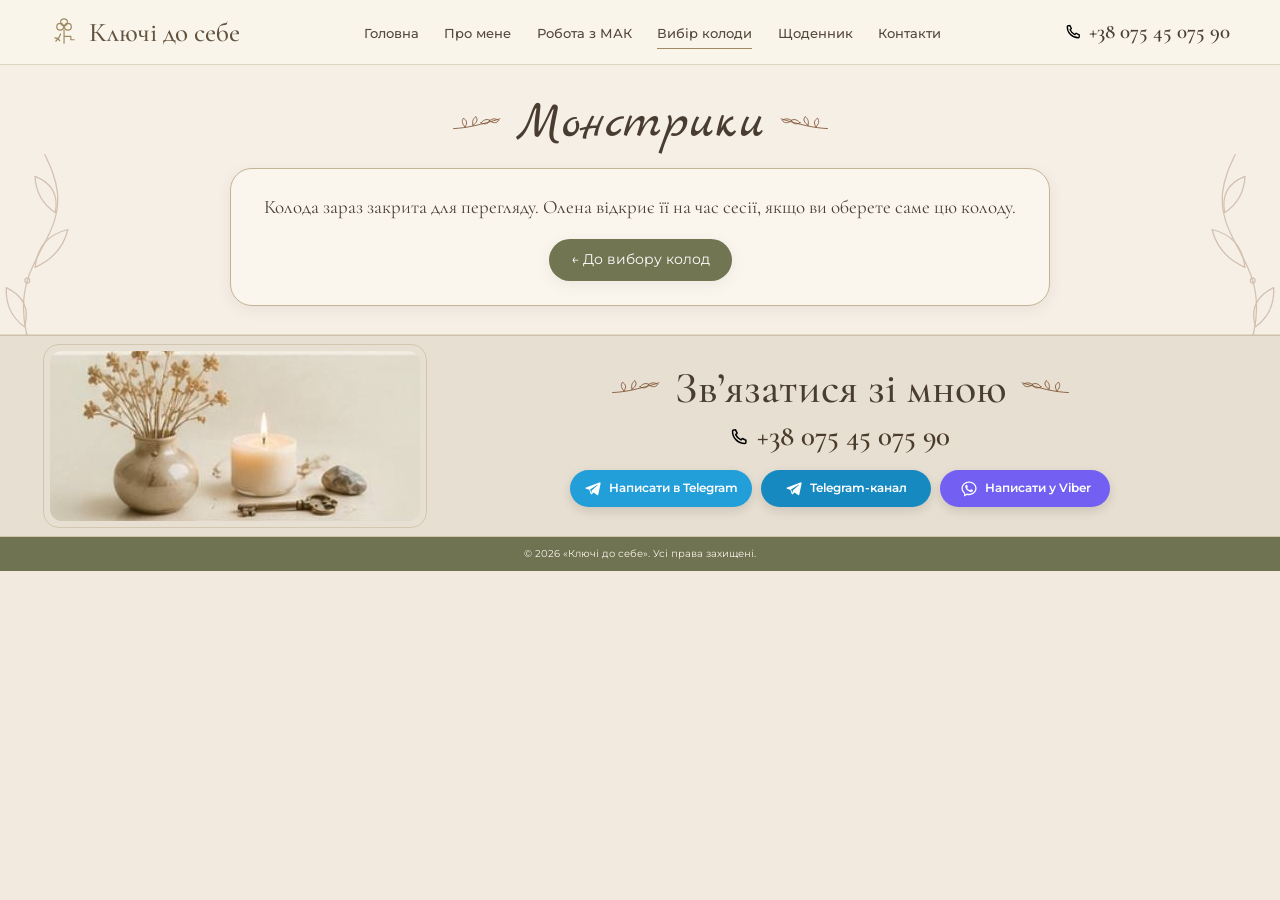
<file: deck-monstryky.html>
<!DOCTYPE html>

<html lang="uk">
<head>
<meta charset="utf-8"/>
<meta content="width=device-width, initial-scale=1.0" name="viewport"/>
<title>Монстрики | «Ключі до себе»</title>
<meta content="Галерея колоди Монстрики для роботи з метафоричними картами." name="description"/>
<meta content="МАК колоди, метафоричні карти онлайн, вибір колоди, Ключі до себе" name="keywords"/>
<meta content="Олена — Ключі до себе" name="author"/>
<meta content="index, follow, max-image-preview:large, max-snippet:-1, max-video-preview:-1" name="robots"/>
<meta content="#6f7352" name="theme-color"/>
<link href="https://keystoself.com.ua/cards.html" rel="canonical"/>
<link href="assets/icons/favicon.svg" rel="icon" type="image/svg+xml"/>
<link href="site.webmanifest" rel="manifest"/>
<meta content="uk_UA" property="og:locale"/>
<meta content="website" property="og:type"/>
<meta content="Ключі до себе" property="og:site_name"/>
<meta content="Вибір колоди МАК | «Ключі до себе»" property="og:title"/>
<meta content="Оберіть колоду метафоричних карт, яка зараз найбільше відгукується." property="og:description"/>
<meta content="https://keystoself.com.ua/cards.html" property="og:url"/>
<meta content="https://keystoself.com.ua/assets/images/mak-cards.jpg" property="og:image"/>
<meta content="Ключі до себе — психологічна підтримка" property="og:image:alt"/>
<meta content="summary_large_image" name="twitter:card"/>
<meta content="Вибір колоди МАК | «Ключі до себе»" name="twitter:title"/>
<meta content="Оберіть колоду метафоричних карт, яка зараз найбільше відгукується." name="twitter:description"/>
<meta content="https://keystoself.com.ua/assets/images/mak-cards.jpg" name="twitter:image"/>
<meta content="OqQjgjxOYaDfPLeTILCCPl3YAwLQMFYE5xxrJE5mUZg" name="google-site-verification"/>
<link href="assets/css/style.css?v=20260705-deck6-large-single" rel="stylesheet"/>
<script type="application/ld+json">{"@context":"https://schema.org","@graph":[{"@type":"WebSite","@id":"https://keystoself.com.ua/#website","url":"https://keystoself.com.ua/","name":"Ключі до себе","inLanguage":"uk-UA"},{"@type":"ProfessionalService","@id":"https://keystoself.com.ua/#service","name":"Ключі до себе","url":"https://keystoself.com.ua/","image":"https://keystoself.com.ua/assets/images/profile.jpg","telephone":"+380754507590","description":"Психологічна підтримка та робота з метафоричними асоціативними картами.","areaServed":{"@type":"Country","name":"Україна"},"sameAs":["https://t.me/olena_keystoself","https://t.me/keystoself_channel"],"contactPoint":{"@type":"ContactPoint","telephone":"+380754507590","contactType":"customer support","availableLanguage":["uk","ru"]}},{"@type":"Person","@id":"https://keystoself.com.ua/#olena","name":"Олена","jobTitle":"Фахівець з МАК","image":"https://keystoself.com.ua/assets/images/profile.jpg","telephone":"+380754507590","worksFor":{"@id":"https://keystoself.com.ua/#service"},"sameAs":["https://t.me/olena_keystoself","https://t.me/keystoself_channel"]}]}</script>
</head>
<body>
<header class="site-header">
<div class="container header-row">
<a aria-label="Ключі до себе — на головну" class="logo" href="index.html">
<svg aria-hidden="true" class="logo-mark" fill="none" stroke="currentColor" stroke-linecap="round" stroke-linejoin="round" stroke-width="2.5" viewbox="0 0 64 64"><circle cx="21" cy="20" r="7"></circle><circle cx="37" cy="20" r="7"></circle><circle cx="29" cy="11" r="7"></circle><path d="M29 27v27M29 40h14v7h7"></path><path d="M12 50c5-5 8-9 10-15M10 43c5 0 8 2 10 6"></path></svg>
<span class="logo-name">Ключі до себе</span>
</a>
<nav aria-label="Головне меню" class="main-nav"><a href="index.html">Головна</a>
<a href="about.html">Про мене</a>
<a href="mak.html">Робота з МАК</a>
<a class="active" href="cards.html">Вибір колоди</a>
<a href="blog.html">Щоденник</a>
<a href="#contacts">Контакти</a>
</nav>
<a class="mobile-cards-link" href="cards.html">Колоди</a>
<a aria-label="Зателефонувати" class="header-phone" data-phone-link="" href="tel:+380754507590">
<img alt="" aria-hidden="true" src="assets/icons/phone.svg"/><span data-phone="">+38 075 45 075 90</span>
</a>
<button aria-expanded="false" aria-label="Відкрити меню" class="mobile-toggle" type="button"><span></span><span></span><span></span></button>
</div>
</header>
<main class="site-main cards-page deck-page" data-deck="monstryky">
<section class="page-hero cards-hero">
<div class="container">
<h1 class="page-script-title">Монстрики</h1>
<div class="deck-status-card" data-deck-status>
<p data-deck-status-text data-open-text="Колода відкрита для роботи. Подивіться на зображення та назвіть номери карт, які привернули вашу увагу." data-closed-text="Колода зараз закрита для перегляду. Олена відкриє її на час сесії, якщо ви оберете саме цю колоду.">Колода зараз закрита для перегляду. Олена відкриє її на час сесії, якщо ви оберете саме цю колоду.</p>
<a class="deck-page-back" href="cards.html">← До вибору колод</a>
</div>
</div>
</section>
<section class="section deck-gallery-section" data-deck-open hidden>
<div class="container">
<div class="deck-gallery-grid" aria-label="Галерея колоди Монстрики">
<figure class="deck-gallery-item">
<a href="assets/cards/monstryky/МОН001.jpg" target="_blank" rel="noopener" aria-label="Відкрити карту 001" oncontextmenu="return false;">
<span class="deck-card-number">001</span>
<span class="deck-card-frame"><img src="assets/cards/monstryky/МОН001.jpg" alt="Карта 001" loading="lazy" draggable="false" oncontextmenu="return false;"></span>
</a>
</figure>
<figure class="deck-gallery-item">
<a href="assets/cards/monstryky/МОН002.jpg" target="_blank" rel="noopener" aria-label="Відкрити карту 002" oncontextmenu="return false;">
<span class="deck-card-number">002</span>
<span class="deck-card-frame"><img src="assets/cards/monstryky/МОН002.jpg" alt="Карта 002" loading="lazy" draggable="false" oncontextmenu="return false;"></span>
</a>
</figure>
<figure class="deck-gallery-item">
<a href="assets/cards/monstryky/МОН003.jpg" target="_blank" rel="noopener" aria-label="Відкрити карту 003" oncontextmenu="return false;">
<span class="deck-card-number">003</span>
<span class="deck-card-frame"><img src="assets/cards/monstryky/МОН003.jpg" alt="Карта 003" loading="lazy" draggable="false" oncontextmenu="return false;"></span>
</a>
</figure>
<figure class="deck-gallery-item">
<a href="assets/cards/monstryky/МОН004.jpg" target="_blank" rel="noopener" aria-label="Відкрити карту 004" oncontextmenu="return false;">
<span class="deck-card-number">004</span>
<span class="deck-card-frame"><img src="assets/cards/monstryky/МОН004.jpg" alt="Карта 004" loading="lazy" draggable="false" oncontextmenu="return false;"></span>
</a>
</figure>
<figure class="deck-gallery-item">
<a href="assets/cards/monstryky/МОН005.jpg" target="_blank" rel="noopener" aria-label="Відкрити карту 005" oncontextmenu="return false;">
<span class="deck-card-number">005</span>
<span class="deck-card-frame"><img src="assets/cards/monstryky/МОН005.jpg" alt="Карта 005" loading="lazy" draggable="false" oncontextmenu="return false;"></span>
</a>
</figure>
<figure class="deck-gallery-item">
<a href="assets/cards/monstryky/МОН006.jpg" target="_blank" rel="noopener" aria-label="Відкрити карту 006" oncontextmenu="return false;">
<span class="deck-card-number">006</span>
<span class="deck-card-frame"><img src="assets/cards/monstryky/МОН006.jpg" alt="Карта 006" loading="lazy" draggable="false" oncontextmenu="return false;"></span>
</a>
</figure>
<figure class="deck-gallery-item">
<a href="assets/cards/monstryky/МОН007.jpg" target="_blank" rel="noopener" aria-label="Відкрити карту 007" oncontextmenu="return false;">
<span class="deck-card-number">007</span>
<span class="deck-card-frame"><img src="assets/cards/monstryky/МОН007.jpg" alt="Карта 007" loading="lazy" draggable="false" oncontextmenu="return false;"></span>
</a>
</figure>
<figure class="deck-gallery-item">
<a href="assets/cards/monstryky/МОН008.jpg" target="_blank" rel="noopener" aria-label="Відкрити карту 008" oncontextmenu="return false;">
<span class="deck-card-number">008</span>
<span class="deck-card-frame"><img src="assets/cards/monstryky/МОН008.jpg" alt="Карта 008" loading="lazy" draggable="false" oncontextmenu="return false;"></span>
</a>
</figure>
<figure class="deck-gallery-item">
<a href="assets/cards/monstryky/МОН009.jpg" target="_blank" rel="noopener" aria-label="Відкрити карту 009" oncontextmenu="return false;">
<span class="deck-card-number">009</span>
<span class="deck-card-frame"><img src="assets/cards/monstryky/МОН009.jpg" alt="Карта 009" loading="lazy" draggable="false" oncontextmenu="return false;"></span>
</a>
</figure>
<figure class="deck-gallery-item">
<a href="assets/cards/monstryky/МОН010.jpg" target="_blank" rel="noopener" aria-label="Відкрити карту 010" oncontextmenu="return false;">
<span class="deck-card-number">010</span>
<span class="deck-card-frame"><img src="assets/cards/monstryky/МОН010.jpg" alt="Карта 010" loading="lazy" draggable="false" oncontextmenu="return false;"></span>
</a>
</figure>
<figure class="deck-gallery-item">
<a href="assets/cards/monstryky/МОН011.jpg" target="_blank" rel="noopener" aria-label="Відкрити карту 011" oncontextmenu="return false;">
<span class="deck-card-number">011</span>
<span class="deck-card-frame"><img src="assets/cards/monstryky/МОН011.jpg" alt="Карта 011" loading="lazy" draggable="false" oncontextmenu="return false;"></span>
</a>
</figure>
<figure class="deck-gallery-item">
<a href="assets/cards/monstryky/МОН012.jpg" target="_blank" rel="noopener" aria-label="Відкрити карту 012" oncontextmenu="return false;">
<span class="deck-card-number">012</span>
<span class="deck-card-frame"><img src="assets/cards/monstryky/МОН012.jpg" alt="Карта 012" loading="lazy" draggable="false" oncontextmenu="return false;"></span>
</a>
</figure>
<figure class="deck-gallery-item">
<a href="assets/cards/monstryky/МОН013.jpg" target="_blank" rel="noopener" aria-label="Відкрити карту 013" oncontextmenu="return false;">
<span class="deck-card-number">013</span>
<span class="deck-card-frame"><img src="assets/cards/monstryky/МОН013.jpg" alt="Карта 013" loading="lazy" draggable="false" oncontextmenu="return false;"></span>
</a>
</figure>
<figure class="deck-gallery-item">
<a href="assets/cards/monstryky/МОН014.jpg" target="_blank" rel="noopener" aria-label="Відкрити карту 014" oncontextmenu="return false;">
<span class="deck-card-number">014</span>
<span class="deck-card-frame"><img src="assets/cards/monstryky/МОН014.jpg" alt="Карта 014" loading="lazy" draggable="false" oncontextmenu="return false;"></span>
</a>
</figure>
<figure class="deck-gallery-item">
<a href="assets/cards/monstryky/МОН015.jpg" target="_blank" rel="noopener" aria-label="Відкрити карту 015" oncontextmenu="return false;">
<span class="deck-card-number">015</span>
<span class="deck-card-frame"><img src="assets/cards/monstryky/МОН015.jpg" alt="Карта 015" loading="lazy" draggable="false" oncontextmenu="return false;"></span>
</a>
</figure>
<figure class="deck-gallery-item">
<a href="assets/cards/monstryky/МОН016.jpg" target="_blank" rel="noopener" aria-label="Відкрити карту 016" oncontextmenu="return false;">
<span class="deck-card-number">016</span>
<span class="deck-card-frame"><img src="assets/cards/monstryky/МОН016.jpg" alt="Карта 016" loading="lazy" draggable="false" oncontextmenu="return false;"></span>
</a>
</figure>
<figure class="deck-gallery-item">
<a href="assets/cards/monstryky/МОН017.jpg" target="_blank" rel="noopener" aria-label="Відкрити карту 017" oncontextmenu="return false;">
<span class="deck-card-number">017</span>
<span class="deck-card-frame"><img src="assets/cards/monstryky/МОН017.jpg" alt="Карта 017" loading="lazy" draggable="false" oncontextmenu="return false;"></span>
</a>
</figure>
<figure class="deck-gallery-item">
<a href="assets/cards/monstryky/МОН018.jpg" target="_blank" rel="noopener" aria-label="Відкрити карту 018" oncontextmenu="return false;">
<span class="deck-card-number">018</span>
<span class="deck-card-frame"><img src="assets/cards/monstryky/МОН018.jpg" alt="Карта 018" loading="lazy" draggable="false" oncontextmenu="return false;"></span>
</a>
</figure>
<figure class="deck-gallery-item">
<a href="assets/cards/monstryky/МОН019.jpg" target="_blank" rel="noopener" aria-label="Відкрити карту 019" oncontextmenu="return false;">
<span class="deck-card-number">019</span>
<span class="deck-card-frame"><img src="assets/cards/monstryky/МОН019.jpg" alt="Карта 019" loading="lazy" draggable="false" oncontextmenu="return false;"></span>
</a>
</figure>
<figure class="deck-gallery-item">
<a href="assets/cards/monstryky/МОН020.jpg" target="_blank" rel="noopener" aria-label="Відкрити карту 020" oncontextmenu="return false;">
<span class="deck-card-number">020</span>
<span class="deck-card-frame"><img src="assets/cards/monstryky/МОН020.jpg" alt="Карта 020" loading="lazy" draggable="false" oncontextmenu="return false;"></span>
</a>
</figure>
<figure class="deck-gallery-item">
<a href="assets/cards/monstryky/МОН021.jpg" target="_blank" rel="noopener" aria-label="Відкрити карту 021" oncontextmenu="return false;">
<span class="deck-card-number">021</span>
<span class="deck-card-frame"><img src="assets/cards/monstryky/МОН021.jpg" alt="Карта 021" loading="lazy" draggable="false" oncontextmenu="return false;"></span>
</a>
</figure>
<figure class="deck-gallery-item">
<a href="assets/cards/monstryky/МОН022.jpg" target="_blank" rel="noopener" aria-label="Відкрити карту 022" oncontextmenu="return false;">
<span class="deck-card-number">022</span>
<span class="deck-card-frame"><img src="assets/cards/monstryky/МОН022.jpg" alt="Карта 022" loading="lazy" draggable="false" oncontextmenu="return false;"></span>
</a>
</figure>
<figure class="deck-gallery-item">
<a href="assets/cards/monstryky/МОН023.jpg" target="_blank" rel="noopener" aria-label="Відкрити карту 023" oncontextmenu="return false;">
<span class="deck-card-number">023</span>
<span class="deck-card-frame"><img src="assets/cards/monstryky/МОН023.jpg" alt="Карта 023" loading="lazy" draggable="false" oncontextmenu="return false;"></span>
</a>
</figure>
<figure class="deck-gallery-item">
<a href="assets/cards/monstryky/МОН024.jpg" target="_blank" rel="noopener" aria-label="Відкрити карту 024" oncontextmenu="return false;">
<span class="deck-card-number">024</span>
<span class="deck-card-frame"><img src="assets/cards/monstryky/МОН024.jpg" alt="Карта 024" loading="lazy" draggable="false" oncontextmenu="return false;"></span>
</a>
</figure>
<figure class="deck-gallery-item">
<a href="assets/cards/monstryky/МОН025.jpg" target="_blank" rel="noopener" aria-label="Відкрити карту 025" oncontextmenu="return false;">
<span class="deck-card-number">025</span>
<span class="deck-card-frame"><img src="assets/cards/monstryky/МОН025.jpg" alt="Карта 025" loading="lazy" draggable="false" oncontextmenu="return false;"></span>
</a>
</figure>
<figure class="deck-gallery-item">
<a href="assets/cards/monstryky/МОН026.jpg" target="_blank" rel="noopener" aria-label="Відкрити карту 026" oncontextmenu="return false;">
<span class="deck-card-number">026</span>
<span class="deck-card-frame"><img src="assets/cards/monstryky/МОН026.jpg" alt="Карта 026" loading="lazy" draggable="false" oncontextmenu="return false;"></span>
</a>
</figure>
<figure class="deck-gallery-item">
<a href="assets/cards/monstryky/МОН027.jpg" target="_blank" rel="noopener" aria-label="Відкрити карту 027" oncontextmenu="return false;">
<span class="deck-card-number">027</span>
<span class="deck-card-frame"><img src="assets/cards/monstryky/МОН027.jpg" alt="Карта 027" loading="lazy" draggable="false" oncontextmenu="return false;"></span>
</a>
</figure>
<figure class="deck-gallery-item">
<a href="assets/cards/monstryky/МОН028.jpg" target="_blank" rel="noopener" aria-label="Відкрити карту 028" oncontextmenu="return false;">
<span class="deck-card-number">028</span>
<span class="deck-card-frame"><img src="assets/cards/monstryky/МОН028.jpg" alt="Карта 028" loading="lazy" draggable="false" oncontextmenu="return false;"></span>
</a>
</figure>
<figure class="deck-gallery-item">
<a href="assets/cards/monstryky/МОН029.jpg" target="_blank" rel="noopener" aria-label="Відкрити карту 029" oncontextmenu="return false;">
<span class="deck-card-number">029</span>
<span class="deck-card-frame"><img src="assets/cards/monstryky/МОН029.jpg" alt="Карта 029" loading="lazy" draggable="false" oncontextmenu="return false;"></span>
</a>
</figure>
<figure class="deck-gallery-item">
<a href="assets/cards/monstryky/МОН030.jpg" target="_blank" rel="noopener" aria-label="Відкрити карту 030" oncontextmenu="return false;">
<span class="deck-card-number">030</span>
<span class="deck-card-frame"><img src="assets/cards/monstryky/МОН030.jpg" alt="Карта 030" loading="lazy" draggable="false" oncontextmenu="return false;"></span>
</a>
</figure>
<figure class="deck-gallery-item">
<a href="assets/cards/monstryky/МОН031.jpg" target="_blank" rel="noopener" aria-label="Відкрити карту 031" oncontextmenu="return false;">
<span class="deck-card-number">031</span>
<span class="deck-card-frame"><img src="assets/cards/monstryky/МОН031.jpg" alt="Карта 031" loading="lazy" draggable="false" oncontextmenu="return false;"></span>
</a>
</figure>
<figure class="deck-gallery-item">
<a href="assets/cards/monstryky/МОН032.jpg" target="_blank" rel="noopener" aria-label="Відкрити карту 032" oncontextmenu="return false;">
<span class="deck-card-number">032</span>
<span class="deck-card-frame"><img src="assets/cards/monstryky/МОН032.jpg" alt="Карта 032" loading="lazy" draggable="false" oncontextmenu="return false;"></span>
</a>
</figure>
<figure class="deck-gallery-item">
<a href="assets/cards/monstryky/МОН033.jpg" target="_blank" rel="noopener" aria-label="Відкрити карту 033" oncontextmenu="return false;">
<span class="deck-card-number">033</span>
<span class="deck-card-frame"><img src="assets/cards/monstryky/МОН033.jpg" alt="Карта 033" loading="lazy" draggable="false" oncontextmenu="return false;"></span>
</a>
</figure>
<figure class="deck-gallery-item">
<a href="assets/cards/monstryky/МОН034.jpg" target="_blank" rel="noopener" aria-label="Відкрити карту 034" oncontextmenu="return false;">
<span class="deck-card-number">034</span>
<span class="deck-card-frame"><img src="assets/cards/monstryky/МОН034.jpg" alt="Карта 034" loading="lazy" draggable="false" oncontextmenu="return false;"></span>
</a>
</figure>
<figure class="deck-gallery-item">
<a href="assets/cards/monstryky/МОН035.jpg" target="_blank" rel="noopener" aria-label="Відкрити карту 035" oncontextmenu="return false;">
<span class="deck-card-number">035</span>
<span class="deck-card-frame"><img src="assets/cards/monstryky/МОН035.jpg" alt="Карта 035" loading="lazy" draggable="false" oncontextmenu="return false;"></span>
</a>
</figure>
<figure class="deck-gallery-item">
<a href="assets/cards/monstryky/МОН036.jpg" target="_blank" rel="noopener" aria-label="Відкрити карту 036" oncontextmenu="return false;">
<span class="deck-card-number">036</span>
<span class="deck-card-frame"><img src="assets/cards/monstryky/МОН036.jpg" alt="Карта 036" loading="lazy" draggable="false" oncontextmenu="return false;"></span>
</a>
</figure>
</div>
</div>
</section>
</main>
<section class="contact-band" id="contacts">
<div class="container contact-shell">
<div class="contact-decor">
<img alt="Невелика композиція зі свічкою, сухоцвітами, каменем і ключами" loading="lazy" src="assets/images/footer-decor.jpg"/>
</div>
<div class="contact-center">
<h2 class="ornament-title">Зв’язатися зі мною</h2>
<a class="phone-big" data-phone-link="" href="tel:+380754507590">
<img alt="" aria-hidden="true" src="assets/icons/phone.svg"/><span data-phone="">+38 075 45 075 90</span>
</a>
<div class="contact-actions">
<a class="social-btn telegram" data-telegram="" href="https://t.me/olena_keystoself" rel="noopener" target="_blank">
<img alt="" aria-hidden="true" src="assets/icons/telegram.svg"/><span>Написати в Telegram</span>
</a>
<a class="social-btn channel" data-telegram-channel="" href="https://t.me/keystoself_channel" rel="noopener" target="_blank">
<img alt="" aria-hidden="true" src="assets/icons/telegram.svg"/><span>Telegram-канал</span>
</a>
<a class="social-btn viber" data-viber="" href="viber://chat?number=%2B380754507590">
<img alt="" aria-hidden="true" src="assets/icons/viber.svg"/><span>Написати у Viber</span>
</a>
</div>
</div>
</div>
</section>
<footer class="site-footer">© 2026 «Ключі до себе». Усі права захищені.</footer>
<script src="assets/cards/access.js"></script>
<script>
(function(){
  var main = document.querySelector('[data-deck]');
  if (!main) return;

  var key = main.getAttribute('data-deck');
  var open = !!(window.deckAccess && window.deckAccess[key]);
  var statusText = document.querySelector('[data-deck-status-text]');
  var galleryBlocks = document.querySelectorAll('[data-deck-open]');

  if (statusText) {
    statusText.textContent = open
      ? (statusText.getAttribute('data-open-text') || '')
      : (statusText.getAttribute('data-closed-text') || '');
  }

  galleryBlocks.forEach(function(block){
    block.hidden = !open;
  });
})();
</script>
<script src="assets/js/config.js"></script>
<script src="assets/js/main.js"></script>
</body>
</html>
</file>
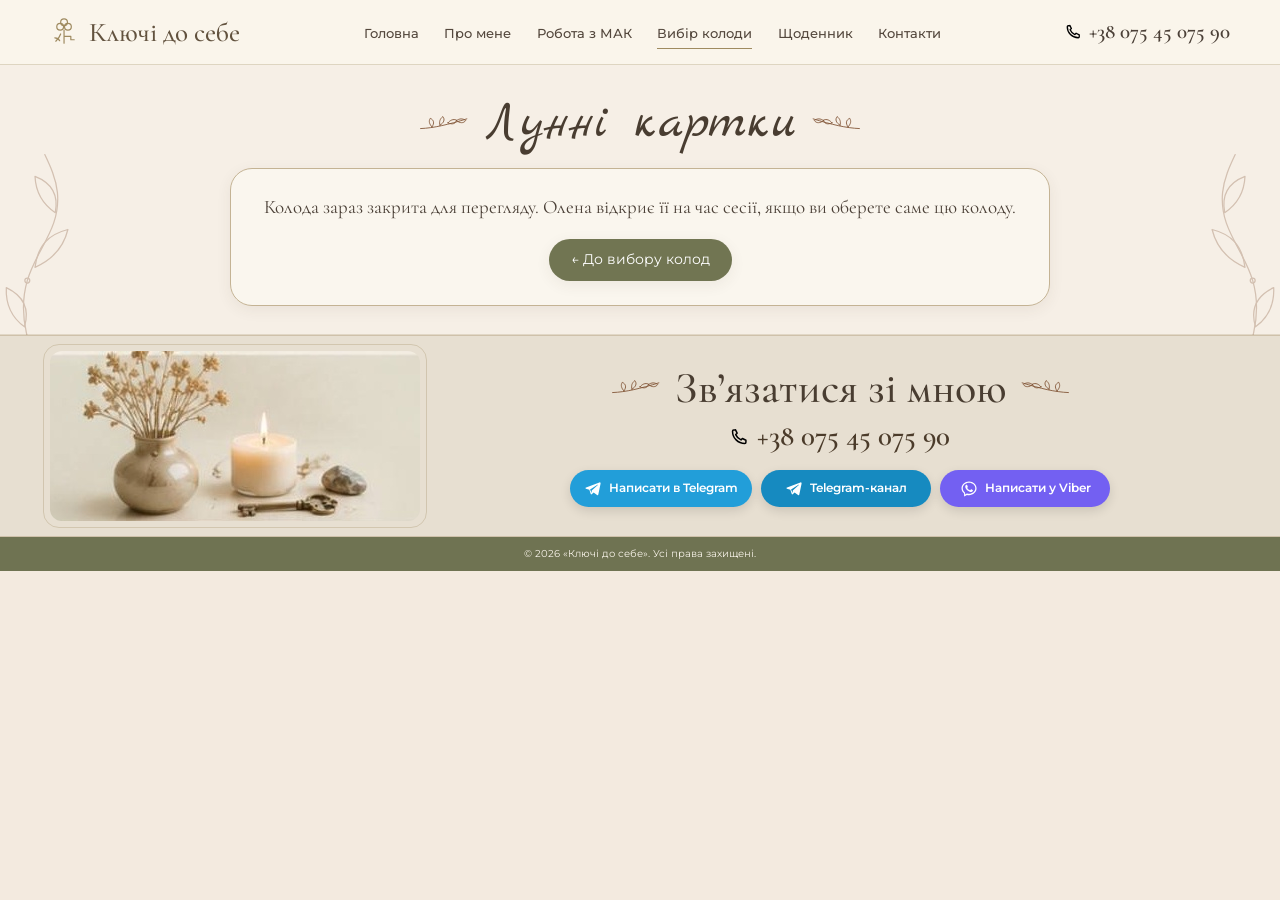
<file: deck-moon.html>
<!DOCTYPE html>

<html lang="uk">
<head>
<meta charset="utf-8"/>
<meta content="width=device-width, initial-scale=1.0" name="viewport"/>
<title>Лунні картки | «Ключі до себе»</title>
<meta content="Галерея колоди Лунні картки для роботи з метафоричними картами." name="description"/>
<meta content="МАК колоди, метафоричні карти онлайн, вибір колоди, Ключі до себе" name="keywords"/>
<meta content="Олена — Ключі до себе" name="author"/>
<meta content="index, follow, max-image-preview:large, max-snippet:-1, max-video-preview:-1" name="robots"/>
<meta content="#6f7352" name="theme-color"/>
<link href="https://keystoself.com.ua/cards.html" rel="canonical"/>
<link href="assets/icons/favicon.svg" rel="icon" type="image/svg+xml"/>
<link href="site.webmanifest" rel="manifest"/>
<meta content="uk_UA" property="og:locale"/>
<meta content="website" property="og:type"/>
<meta content="Ключі до себе" property="og:site_name"/>
<meta content="Вибір колоди МАК | «Ключі до себе»" property="og:title"/>
<meta content="Оберіть колоду метафоричних карт, яка зараз найбільше відгукується." property="og:description"/>
<meta content="https://keystoself.com.ua/cards.html" property="og:url"/>
<meta content="https://keystoself.com.ua/assets/images/mak-cards.jpg" property="og:image"/>
<meta content="Ключі до себе — психологічна підтримка" property="og:image:alt"/>
<meta content="summary_large_image" name="twitter:card"/>
<meta content="Вибір колоди МАК | «Ключі до себе»" name="twitter:title"/>
<meta content="Оберіть колоду метафоричних карт, яка зараз найбільше відгукується." name="twitter:description"/>
<meta content="https://keystoself.com.ua/assets/images/mak-cards.jpg" name="twitter:image"/>
<meta content="OqQjgjxOYaDfPLeTILCCPl3YAwLQMFYE5xxrJE5mUZg" name="google-site-verification"/>
<link href="assets/css/style.css?v=20260705-deck6-large-single" rel="stylesheet"/>
<script type="application/ld+json">{"@context":"https://schema.org","@graph":[{"@type":"WebSite","@id":"https://keystoself.com.ua/#website","url":"https://keystoself.com.ua/","name":"Ключі до себе","inLanguage":"uk-UA"},{"@type":"ProfessionalService","@id":"https://keystoself.com.ua/#service","name":"Ключі до себе","url":"https://keystoself.com.ua/","image":"https://keystoself.com.ua/assets/images/profile.jpg","telephone":"+380754507590","description":"Психологічна підтримка та робота з метафоричними асоціативними картами.","areaServed":{"@type":"Country","name":"Україна"},"sameAs":["https://t.me/olena_keystoself","https://t.me/keystoself_channel"],"contactPoint":{"@type":"ContactPoint","telephone":"+380754507590","contactType":"customer support","availableLanguage":["uk","ru"]}},{"@type":"Person","@id":"https://keystoself.com.ua/#olena","name":"Олена","jobTitle":"Фахівець з МАК","image":"https://keystoself.com.ua/assets/images/profile.jpg","telephone":"+380754507590","worksFor":{"@id":"https://keystoself.com.ua/#service"},"sameAs":["https://t.me/olena_keystoself","https://t.me/keystoself_channel"]}]}</script>
</head>
<body>
<header class="site-header">
<div class="container header-row">
<a aria-label="Ключі до себе — на головну" class="logo" href="index.html">
<svg aria-hidden="true" class="logo-mark" fill="none" stroke="currentColor" stroke-linecap="round" stroke-linejoin="round" stroke-width="2.5" viewbox="0 0 64 64"><circle cx="21" cy="20" r="7"></circle><circle cx="37" cy="20" r="7"></circle><circle cx="29" cy="11" r="7"></circle><path d="M29 27v27M29 40h14v7h7"></path><path d="M12 50c5-5 8-9 10-15M10 43c5 0 8 2 10 6"></path></svg>
<span class="logo-name">Ключі до себе</span>
</a>
<nav aria-label="Головне меню" class="main-nav"><a href="index.html">Головна</a>
<a href="about.html">Про мене</a>
<a href="mak.html">Робота з МАК</a>
<a class="active" href="cards.html">Вибір колоди</a>
<a href="blog.html">Щоденник</a>
<a href="#contacts">Контакти</a>
</nav>
<a class="mobile-cards-link" href="cards.html">Колоди</a>
<a aria-label="Зателефонувати" class="header-phone" data-phone-link="" href="tel:+380754507590">
<img alt="" aria-hidden="true" src="assets/icons/phone.svg"/><span data-phone="">+38 075 45 075 90</span>
</a>
<button aria-expanded="false" aria-label="Відкрити меню" class="mobile-toggle" type="button"><span></span><span></span><span></span></button>
</div>
</header>
<main class="site-main cards-page deck-page" data-deck="moon">
<section class="page-hero cards-hero">
<div class="container">
<h1 class="page-script-title">Лунні картки</h1>
<div class="deck-status-card" data-deck-status>
<p data-deck-status-text data-open-text="Колода відкрита для роботи. Подивіться на зображення та назвіть номери карт, які привернули вашу увагу." data-closed-text="Колода зараз закрита для перегляду. Олена відкриє її на час сесії, якщо ви оберете саме цю колоду.">Колода зараз закрита для перегляду. Олена відкриє її на час сесії, якщо ви оберете саме цю колоду.</p>
<a class="deck-page-back" href="cards.html">← До вибору колод</a>
</div>
</div>
</section>
<section class="section deck-gallery-section" data-deck-open hidden>
<div class="container">
<div class="deck-gallery-grid" aria-label="Галерея колоди Лунні картки">
<figure class="deck-gallery-item">
<a href="assets/cards/moon/ЛК001.jpg" target="_blank" rel="noopener" aria-label="Відкрити карту 001" oncontextmenu="return false;">
<span class="deck-card-number">001</span>
<span class="deck-card-frame"><img src="assets/cards/moon/ЛК001.jpg" alt="Карта 001" loading="lazy" draggable="false" oncontextmenu="return false;"></span>
</a>
</figure>
<figure class="deck-gallery-item">
<a href="assets/cards/moon/ЛК002.jpg" target="_blank" rel="noopener" aria-label="Відкрити карту 002" oncontextmenu="return false;">
<span class="deck-card-number">002</span>
<span class="deck-card-frame"><img src="assets/cards/moon/ЛК002.jpg" alt="Карта 002" loading="lazy" draggable="false" oncontextmenu="return false;"></span>
</a>
</figure>
<figure class="deck-gallery-item">
<a href="assets/cards/moon/ЛК003.jpg" target="_blank" rel="noopener" aria-label="Відкрити карту 003" oncontextmenu="return false;">
<span class="deck-card-number">003</span>
<span class="deck-card-frame"><img src="assets/cards/moon/ЛК003.jpg" alt="Карта 003" loading="lazy" draggable="false" oncontextmenu="return false;"></span>
</a>
</figure>
<figure class="deck-gallery-item">
<a href="assets/cards/moon/ЛК004.jpg" target="_blank" rel="noopener" aria-label="Відкрити карту 004" oncontextmenu="return false;">
<span class="deck-card-number">004</span>
<span class="deck-card-frame"><img src="assets/cards/moon/ЛК004.jpg" alt="Карта 004" loading="lazy" draggable="false" oncontextmenu="return false;"></span>
</a>
</figure>
<figure class="deck-gallery-item">
<a href="assets/cards/moon/ЛК005.jpg" target="_blank" rel="noopener" aria-label="Відкрити карту 005" oncontextmenu="return false;">
<span class="deck-card-number">005</span>
<span class="deck-card-frame"><img src="assets/cards/moon/ЛК005.jpg" alt="Карта 005" loading="lazy" draggable="false" oncontextmenu="return false;"></span>
</a>
</figure>
<figure class="deck-gallery-item">
<a href="assets/cards/moon/ЛК006.jpg" target="_blank" rel="noopener" aria-label="Відкрити карту 006" oncontextmenu="return false;">
<span class="deck-card-number">006</span>
<span class="deck-card-frame"><img src="assets/cards/moon/ЛК006.jpg" alt="Карта 006" loading="lazy" draggable="false" oncontextmenu="return false;"></span>
</a>
</figure>
<figure class="deck-gallery-item">
<a href="assets/cards/moon/ЛК007.jpg" target="_blank" rel="noopener" aria-label="Відкрити карту 007" oncontextmenu="return false;">
<span class="deck-card-number">007</span>
<span class="deck-card-frame"><img src="assets/cards/moon/ЛК007.jpg" alt="Карта 007" loading="lazy" draggable="false" oncontextmenu="return false;"></span>
</a>
</figure>
<figure class="deck-gallery-item">
<a href="assets/cards/moon/ЛК008.jpg" target="_blank" rel="noopener" aria-label="Відкрити карту 008" oncontextmenu="return false;">
<span class="deck-card-number">008</span>
<span class="deck-card-frame"><img src="assets/cards/moon/ЛК008.jpg" alt="Карта 008" loading="lazy" draggable="false" oncontextmenu="return false;"></span>
</a>
</figure>
<figure class="deck-gallery-item">
<a href="assets/cards/moon/ЛК009.jpg" target="_blank" rel="noopener" aria-label="Відкрити карту 009" oncontextmenu="return false;">
<span class="deck-card-number">009</span>
<span class="deck-card-frame"><img src="assets/cards/moon/ЛК009.jpg" alt="Карта 009" loading="lazy" draggable="false" oncontextmenu="return false;"></span>
</a>
</figure>
<figure class="deck-gallery-item">
<a href="assets/cards/moon/ЛК010.jpg" target="_blank" rel="noopener" aria-label="Відкрити карту 010" oncontextmenu="return false;">
<span class="deck-card-number">010</span>
<span class="deck-card-frame"><img src="assets/cards/moon/ЛК010.jpg" alt="Карта 010" loading="lazy" draggable="false" oncontextmenu="return false;"></span>
</a>
</figure>
<figure class="deck-gallery-item">
<a href="assets/cards/moon/ЛК011.jpg" target="_blank" rel="noopener" aria-label="Відкрити карту 011" oncontextmenu="return false;">
<span class="deck-card-number">011</span>
<span class="deck-card-frame"><img src="assets/cards/moon/ЛК011.jpg" alt="Карта 011" loading="lazy" draggable="false" oncontextmenu="return false;"></span>
</a>
</figure>
<figure class="deck-gallery-item">
<a href="assets/cards/moon/ЛК012.jpg" target="_blank" rel="noopener" aria-label="Відкрити карту 012" oncontextmenu="return false;">
<span class="deck-card-number">012</span>
<span class="deck-card-frame"><img src="assets/cards/moon/ЛК012.jpg" alt="Карта 012" loading="lazy" draggable="false" oncontextmenu="return false;"></span>
</a>
</figure>
<figure class="deck-gallery-item">
<a href="assets/cards/moon/ЛК013.jpg" target="_blank" rel="noopener" aria-label="Відкрити карту 013" oncontextmenu="return false;">
<span class="deck-card-number">013</span>
<span class="deck-card-frame"><img src="assets/cards/moon/ЛК013.jpg" alt="Карта 013" loading="lazy" draggable="false" oncontextmenu="return false;"></span>
</a>
</figure>
<figure class="deck-gallery-item">
<a href="assets/cards/moon/ЛК014.jpg" target="_blank" rel="noopener" aria-label="Відкрити карту 014" oncontextmenu="return false;">
<span class="deck-card-number">014</span>
<span class="deck-card-frame"><img src="assets/cards/moon/ЛК014.jpg" alt="Карта 014" loading="lazy" draggable="false" oncontextmenu="return false;"></span>
</a>
</figure>
<figure class="deck-gallery-item">
<a href="assets/cards/moon/ЛК015.jpg" target="_blank" rel="noopener" aria-label="Відкрити карту 015" oncontextmenu="return false;">
<span class="deck-card-number">015</span>
<span class="deck-card-frame"><img src="assets/cards/moon/ЛК015.jpg" alt="Карта 015" loading="lazy" draggable="false" oncontextmenu="return false;"></span>
</a>
</figure>
<figure class="deck-gallery-item">
<a href="assets/cards/moon/ЛК016.jpg" target="_blank" rel="noopener" aria-label="Відкрити карту 016" oncontextmenu="return false;">
<span class="deck-card-number">016</span>
<span class="deck-card-frame"><img src="assets/cards/moon/ЛК016.jpg" alt="Карта 016" loading="lazy" draggable="false" oncontextmenu="return false;"></span>
</a>
</figure>
<figure class="deck-gallery-item">
<a href="assets/cards/moon/ЛК017.jpg" target="_blank" rel="noopener" aria-label="Відкрити карту 017" oncontextmenu="return false;">
<span class="deck-card-number">017</span>
<span class="deck-card-frame"><img src="assets/cards/moon/ЛК017.jpg" alt="Карта 017" loading="lazy" draggable="false" oncontextmenu="return false;"></span>
</a>
</figure>
<figure class="deck-gallery-item">
<a href="assets/cards/moon/ЛК018.jpg" target="_blank" rel="noopener" aria-label="Відкрити карту 018" oncontextmenu="return false;">
<span class="deck-card-number">018</span>
<span class="deck-card-frame"><img src="assets/cards/moon/ЛК018.jpg" alt="Карта 018" loading="lazy" draggable="false" oncontextmenu="return false;"></span>
</a>
</figure>
<figure class="deck-gallery-item">
<a href="assets/cards/moon/ЛК019.jpg" target="_blank" rel="noopener" aria-label="Відкрити карту 019" oncontextmenu="return false;">
<span class="deck-card-number">019</span>
<span class="deck-card-frame"><img src="assets/cards/moon/ЛК019.jpg" alt="Карта 019" loading="lazy" draggable="false" oncontextmenu="return false;"></span>
</a>
</figure>
<figure class="deck-gallery-item">
<a href="assets/cards/moon/ЛК020.jpg" target="_blank" rel="noopener" aria-label="Відкрити карту 020" oncontextmenu="return false;">
<span class="deck-card-number">020</span>
<span class="deck-card-frame"><img src="assets/cards/moon/ЛК020.jpg" alt="Карта 020" loading="lazy" draggable="false" oncontextmenu="return false;"></span>
</a>
</figure>
<figure class="deck-gallery-item">
<a href="assets/cards/moon/ЛК021.jpg" target="_blank" rel="noopener" aria-label="Відкрити карту 021" oncontextmenu="return false;">
<span class="deck-card-number">021</span>
<span class="deck-card-frame"><img src="assets/cards/moon/ЛК021.jpg" alt="Карта 021" loading="lazy" draggable="false" oncontextmenu="return false;"></span>
</a>
</figure>
<figure class="deck-gallery-item">
<a href="assets/cards/moon/ЛК022.jpg" target="_blank" rel="noopener" aria-label="Відкрити карту 022" oncontextmenu="return false;">
<span class="deck-card-number">022</span>
<span class="deck-card-frame"><img src="assets/cards/moon/ЛК022.jpg" alt="Карта 022" loading="lazy" draggable="false" oncontextmenu="return false;"></span>
</a>
</figure>
<figure class="deck-gallery-item">
<a href="assets/cards/moon/ЛК023.jpg" target="_blank" rel="noopener" aria-label="Відкрити карту 023" oncontextmenu="return false;">
<span class="deck-card-number">023</span>
<span class="deck-card-frame"><img src="assets/cards/moon/ЛК023.jpg" alt="Карта 023" loading="lazy" draggable="false" oncontextmenu="return false;"></span>
</a>
</figure>
<figure class="deck-gallery-item">
<a href="assets/cards/moon/ЛК024.jpg" target="_blank" rel="noopener" aria-label="Відкрити карту 024" oncontextmenu="return false;">
<span class="deck-card-number">024</span>
<span class="deck-card-frame"><img src="assets/cards/moon/ЛК024.jpg" alt="Карта 024" loading="lazy" draggable="false" oncontextmenu="return false;"></span>
</a>
</figure>
<figure class="deck-gallery-item">
<a href="assets/cards/moon/ЛК025.jpg" target="_blank" rel="noopener" aria-label="Відкрити карту 025" oncontextmenu="return false;">
<span class="deck-card-number">025</span>
<span class="deck-card-frame"><img src="assets/cards/moon/ЛК025.jpg" alt="Карта 025" loading="lazy" draggable="false" oncontextmenu="return false;"></span>
</a>
</figure>
<figure class="deck-gallery-item">
<a href="assets/cards/moon/ЛК026.jpg" target="_blank" rel="noopener" aria-label="Відкрити карту 026" oncontextmenu="return false;">
<span class="deck-card-number">026</span>
<span class="deck-card-frame"><img src="assets/cards/moon/ЛК026.jpg" alt="Карта 026" loading="lazy" draggable="false" oncontextmenu="return false;"></span>
</a>
</figure>
<figure class="deck-gallery-item">
<a href="assets/cards/moon/ЛК027.jpg" target="_blank" rel="noopener" aria-label="Відкрити карту 027" oncontextmenu="return false;">
<span class="deck-card-number">027</span>
<span class="deck-card-frame"><img src="assets/cards/moon/ЛК027.jpg" alt="Карта 027" loading="lazy" draggable="false" oncontextmenu="return false;"></span>
</a>
</figure>
<figure class="deck-gallery-item">
<a href="assets/cards/moon/ЛК028.jpg" target="_blank" rel="noopener" aria-label="Відкрити карту 028" oncontextmenu="return false;">
<span class="deck-card-number">028</span>
<span class="deck-card-frame"><img src="assets/cards/moon/ЛК028.jpg" alt="Карта 028" loading="lazy" draggable="false" oncontextmenu="return false;"></span>
</a>
</figure>
<figure class="deck-gallery-item">
<a href="assets/cards/moon/ЛК029.jpg" target="_blank" rel="noopener" aria-label="Відкрити карту 029" oncontextmenu="return false;">
<span class="deck-card-number">029</span>
<span class="deck-card-frame"><img src="assets/cards/moon/ЛК029.jpg" alt="Карта 029" loading="lazy" draggable="false" oncontextmenu="return false;"></span>
</a>
</figure>
<figure class="deck-gallery-item">
<a href="assets/cards/moon/ЛК030.jpg" target="_blank" rel="noopener" aria-label="Відкрити карту 030" oncontextmenu="return false;">
<span class="deck-card-number">030</span>
<span class="deck-card-frame"><img src="assets/cards/moon/ЛК030.jpg" alt="Карта 030" loading="lazy" draggable="false" oncontextmenu="return false;"></span>
</a>
</figure>
<figure class="deck-gallery-item">
<a href="assets/cards/moon/ЛК031.jpg" target="_blank" rel="noopener" aria-label="Відкрити карту 031" oncontextmenu="return false;">
<span class="deck-card-number">031</span>
<span class="deck-card-frame"><img src="assets/cards/moon/ЛК031.jpg" alt="Карта 031" loading="lazy" draggable="false" oncontextmenu="return false;"></span>
</a>
</figure>
<figure class="deck-gallery-item">
<a href="assets/cards/moon/ЛК032.jpg" target="_blank" rel="noopener" aria-label="Відкрити карту 032" oncontextmenu="return false;">
<span class="deck-card-number">032</span>
<span class="deck-card-frame"><img src="assets/cards/moon/ЛК032.jpg" alt="Карта 032" loading="lazy" draggable="false" oncontextmenu="return false;"></span>
</a>
</figure>
<figure class="deck-gallery-item">
<a href="assets/cards/moon/ЛК033.jpg" target="_blank" rel="noopener" aria-label="Відкрити карту 033" oncontextmenu="return false;">
<span class="deck-card-number">033</span>
<span class="deck-card-frame"><img src="assets/cards/moon/ЛК033.jpg" alt="Карта 033" loading="lazy" draggable="false" oncontextmenu="return false;"></span>
</a>
</figure>
<figure class="deck-gallery-item">
<a href="assets/cards/moon/ЛК034.jpg" target="_blank" rel="noopener" aria-label="Відкрити карту 034" oncontextmenu="return false;">
<span class="deck-card-number">034</span>
<span class="deck-card-frame"><img src="assets/cards/moon/ЛК034.jpg" alt="Карта 034" loading="lazy" draggable="false" oncontextmenu="return false;"></span>
</a>
</figure>
<figure class="deck-gallery-item">
<a href="assets/cards/moon/ЛК035.jpg" target="_blank" rel="noopener" aria-label="Відкрити карту 035" oncontextmenu="return false;">
<span class="deck-card-number">035</span>
<span class="deck-card-frame"><img src="assets/cards/moon/ЛК035.jpg" alt="Карта 035" loading="lazy" draggable="false" oncontextmenu="return false;"></span>
</a>
</figure>
<figure class="deck-gallery-item">
<a href="assets/cards/moon/ЛК036.jpg" target="_blank" rel="noopener" aria-label="Відкрити карту 036" oncontextmenu="return false;">
<span class="deck-card-number">036</span>
<span class="deck-card-frame"><img src="assets/cards/moon/ЛК036.jpg" alt="Карта 036" loading="lazy" draggable="false" oncontextmenu="return false;"></span>
</a>
</figure>
<figure class="deck-gallery-item">
<a href="assets/cards/moon/ЛК037.jpg" target="_blank" rel="noopener" aria-label="Відкрити карту 037" oncontextmenu="return false;">
<span class="deck-card-number">037</span>
<span class="deck-card-frame"><img src="assets/cards/moon/ЛК037.jpg" alt="Карта 037" loading="lazy" draggable="false" oncontextmenu="return false;"></span>
</a>
</figure>
<figure class="deck-gallery-item">
<a href="assets/cards/moon/ЛК038.jpg" target="_blank" rel="noopener" aria-label="Відкрити карту 038" oncontextmenu="return false;">
<span class="deck-card-number">038</span>
<span class="deck-card-frame"><img src="assets/cards/moon/ЛК038.jpg" alt="Карта 038" loading="lazy" draggable="false" oncontextmenu="return false;"></span>
</a>
</figure>
<figure class="deck-gallery-item">
<a href="assets/cards/moon/ЛК039.jpg" target="_blank" rel="noopener" aria-label="Відкрити карту 039" oncontextmenu="return false;">
<span class="deck-card-number">039</span>
<span class="deck-card-frame"><img src="assets/cards/moon/ЛК039.jpg" alt="Карта 039" loading="lazy" draggable="false" oncontextmenu="return false;"></span>
</a>
</figure>
<figure class="deck-gallery-item">
<a href="assets/cards/moon/ЛК040.jpg" target="_blank" rel="noopener" aria-label="Відкрити карту 040" oncontextmenu="return false;">
<span class="deck-card-number">040</span>
<span class="deck-card-frame"><img src="assets/cards/moon/ЛК040.jpg" alt="Карта 040" loading="lazy" draggable="false" oncontextmenu="return false;"></span>
</a>
</figure>
<figure class="deck-gallery-item">
<a href="assets/cards/moon/ЛК041.jpg" target="_blank" rel="noopener" aria-label="Відкрити карту 041" oncontextmenu="return false;">
<span class="deck-card-number">041</span>
<span class="deck-card-frame"><img src="assets/cards/moon/ЛК041.jpg" alt="Карта 041" loading="lazy" draggable="false" oncontextmenu="return false;"></span>
</a>
</figure>
<figure class="deck-gallery-item">
<a href="assets/cards/moon/ЛК042.jpg" target="_blank" rel="noopener" aria-label="Відкрити карту 042" oncontextmenu="return false;">
<span class="deck-card-number">042</span>
<span class="deck-card-frame"><img src="assets/cards/moon/ЛК042.jpg" alt="Карта 042" loading="lazy" draggable="false" oncontextmenu="return false;"></span>
</a>
</figure>
<figure class="deck-gallery-item">
<a href="assets/cards/moon/ЛК043.jpg" target="_blank" rel="noopener" aria-label="Відкрити карту 043" oncontextmenu="return false;">
<span class="deck-card-number">043</span>
<span class="deck-card-frame"><img src="assets/cards/moon/ЛК043.jpg" alt="Карта 043" loading="lazy" draggable="false" oncontextmenu="return false;"></span>
</a>
</figure>
<figure class="deck-gallery-item">
<a href="assets/cards/moon/ЛК044.jpg" target="_blank" rel="noopener" aria-label="Відкрити карту 044" oncontextmenu="return false;">
<span class="deck-card-number">044</span>
<span class="deck-card-frame"><img src="assets/cards/moon/ЛК044.jpg" alt="Карта 044" loading="lazy" draggable="false" oncontextmenu="return false;"></span>
</a>
</figure>
</div>
</div>
</section>
</main>
<section class="contact-band" id="contacts">
<div class="container contact-shell">
<div class="contact-decor">
<img alt="Невелика композиція зі свічкою, сухоцвітами, каменем і ключами" loading="lazy" src="assets/images/footer-decor.jpg"/>
</div>
<div class="contact-center">
<h2 class="ornament-title">Зв’язатися зі мною</h2>
<a class="phone-big" data-phone-link="" href="tel:+380754507590">
<img alt="" aria-hidden="true" src="assets/icons/phone.svg"/><span data-phone="">+38 075 45 075 90</span>
</a>
<div class="contact-actions">
<a class="social-btn telegram" data-telegram="" href="https://t.me/olena_keystoself" rel="noopener" target="_blank">
<img alt="" aria-hidden="true" src="assets/icons/telegram.svg"/><span>Написати в Telegram</span>
</a>
<a class="social-btn channel" data-telegram-channel="" href="https://t.me/keystoself_channel" rel="noopener" target="_blank">
<img alt="" aria-hidden="true" src="assets/icons/telegram.svg"/><span>Telegram-канал</span>
</a>
<a class="social-btn viber" data-viber="" href="viber://chat?number=%2B380754507590">
<img alt="" aria-hidden="true" src="assets/icons/viber.svg"/><span>Написати у Viber</span>
</a>
</div>
</div>
</div>
</section>
<footer class="site-footer">© 2026 «Ключі до себе». Усі права захищені.</footer>
<script src="assets/cards/access.js"></script>
<script>
(function(){
  var main = document.querySelector('[data-deck]');
  if (!main) return;

  var key = main.getAttribute('data-deck');
  var open = !!(window.deckAccess && window.deckAccess[key]);
  var statusText = document.querySelector('[data-deck-status-text]');
  var galleryBlocks = document.querySelectorAll('[data-deck-open]');

  if (statusText) {
    statusText.textContent = open
      ? (statusText.getAttribute('data-open-text') || '')
      : (statusText.getAttribute('data-closed-text') || '');
  }

  galleryBlocks.forEach(function(block){
    block.hidden = !open;
  });
})();
</script>
<script src="assets/js/config.js"></script>
<script src="assets/js/main.js"></script>
</body>
</html>
</file>
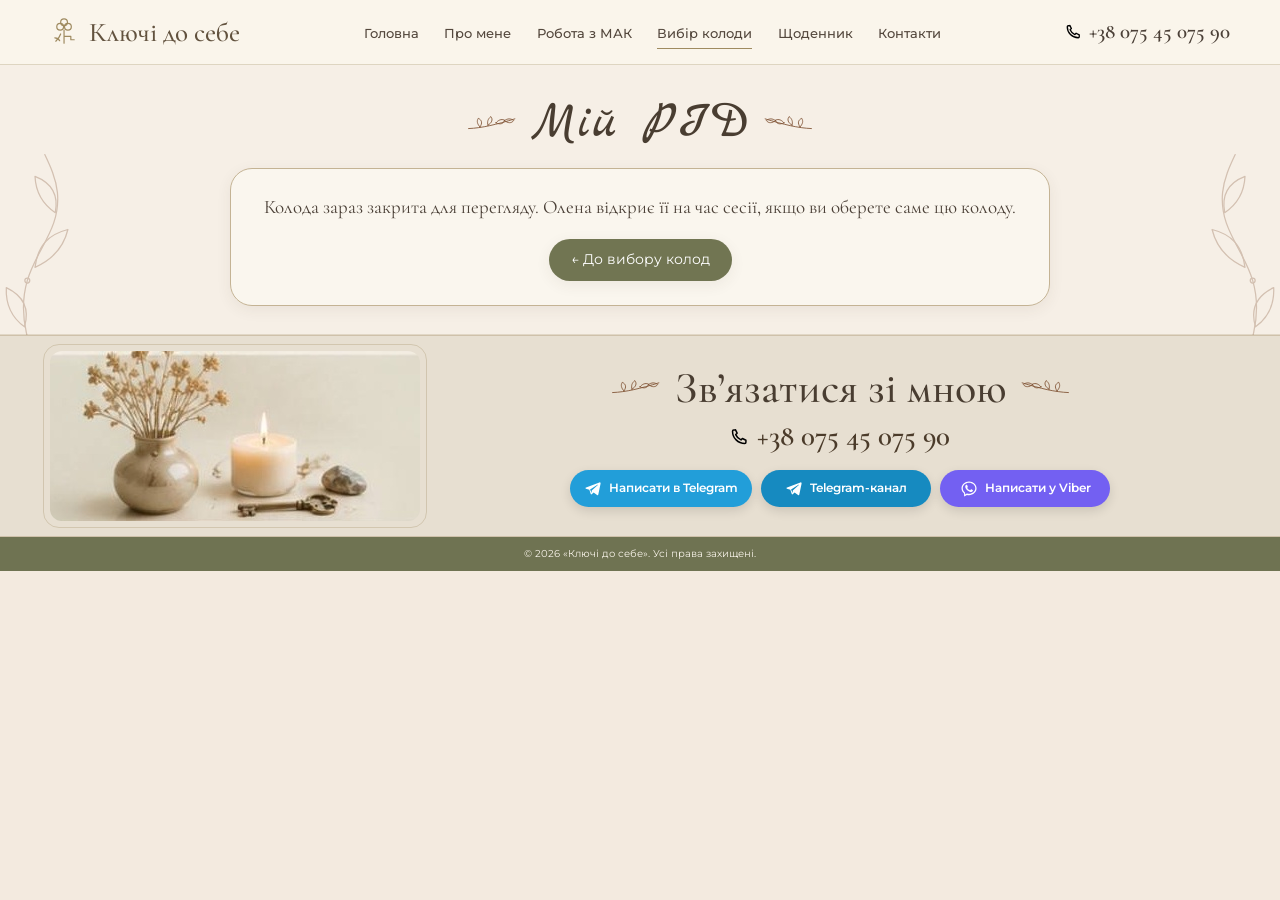
<file: deck-rid.html>
<!DOCTYPE html>

<html lang="uk">
<head>
<meta charset="utf-8"/>
<meta content="width=device-width, initial-scale=1.0" name="viewport"/>
<title>Мій РІД | «Ключі до себе»</title>
<meta content="Галерея колоди Мій РІД для роботи з метафоричними картами." name="description"/>
<meta content="МАК колоди, метафоричні карти онлайн, вибір колоди, Ключі до себе" name="keywords"/>
<meta content="Олена — Ключі до себе" name="author"/>
<meta content="index, follow, max-image-preview:large, max-snippet:-1, max-video-preview:-1" name="robots"/>
<meta content="#6f7352" name="theme-color"/>
<link href="https://keystoself.com.ua/cards.html" rel="canonical"/>
<link href="assets/icons/favicon.svg" rel="icon" type="image/svg+xml"/>
<link href="site.webmanifest" rel="manifest"/>
<meta content="uk_UA" property="og:locale"/>
<meta content="website" property="og:type"/>
<meta content="Ключі до себе" property="og:site_name"/>
<meta content="Вибір колоди МАК | «Ключі до себе»" property="og:title"/>
<meta content="Оберіть колоду метафоричних карт, яка зараз найбільше відгукується." property="og:description"/>
<meta content="https://keystoself.com.ua/cards.html" property="og:url"/>
<meta content="https://keystoself.com.ua/assets/images/mak-cards.jpg" property="og:image"/>
<meta content="Ключі до себе — психологічна підтримка" property="og:image:alt"/>
<meta content="summary_large_image" name="twitter:card"/>
<meta content="Вибір колоди МАК | «Ключі до себе»" name="twitter:title"/>
<meta content="Оберіть колоду метафоричних карт, яка зараз найбільше відгукується." name="twitter:description"/>
<meta content="https://keystoself.com.ua/assets/images/mak-cards.jpg" name="twitter:image"/>
<meta content="OqQjgjxOYaDfPLeTILCCPl3YAwLQMFYE5xxrJE5mUZg" name="google-site-verification"/>
<link href="assets/css/style.css?v=20260705-deck6-large-single" rel="stylesheet"/>
<script type="application/ld+json">{"@context":"https://schema.org","@graph":[{"@type":"WebSite","@id":"https://keystoself.com.ua/#website","url":"https://keystoself.com.ua/","name":"Ключі до себе","inLanguage":"uk-UA"},{"@type":"ProfessionalService","@id":"https://keystoself.com.ua/#service","name":"Ключі до себе","url":"https://keystoself.com.ua/","image":"https://keystoself.com.ua/assets/images/profile.jpg","telephone":"+380754507590","description":"Психологічна підтримка та робота з метафоричними асоціативними картами.","areaServed":{"@type":"Country","name":"Україна"},"sameAs":["https://t.me/olena_keystoself","https://t.me/keystoself_channel"],"contactPoint":{"@type":"ContactPoint","telephone":"+380754507590","contactType":"customer support","availableLanguage":["uk","ru"]}},{"@type":"Person","@id":"https://keystoself.com.ua/#olena","name":"Олена","jobTitle":"Фахівець з МАК","image":"https://keystoself.com.ua/assets/images/profile.jpg","telephone":"+380754507590","worksFor":{"@id":"https://keystoself.com.ua/#service"},"sameAs":["https://t.me/olena_keystoself","https://t.me/keystoself_channel"]}]}</script>
</head>
<body>
<header class="site-header">
<div class="container header-row">
<a aria-label="Ключі до себе — на головну" class="logo" href="index.html">
<svg aria-hidden="true" class="logo-mark" fill="none" stroke="currentColor" stroke-linecap="round" stroke-linejoin="round" stroke-width="2.5" viewbox="0 0 64 64"><circle cx="21" cy="20" r="7"></circle><circle cx="37" cy="20" r="7"></circle><circle cx="29" cy="11" r="7"></circle><path d="M29 27v27M29 40h14v7h7"></path><path d="M12 50c5-5 8-9 10-15M10 43c5 0 8 2 10 6"></path></svg>
<span class="logo-name">Ключі до себе</span>
</a>
<nav aria-label="Головне меню" class="main-nav"><a href="index.html">Головна</a>
<a href="about.html">Про мене</a>
<a href="mak.html">Робота з МАК</a>
<a class="active" href="cards.html">Вибір колоди</a>
<a href="blog.html">Щоденник</a>
<a href="#contacts">Контакти</a>
</nav>
<a class="mobile-cards-link" href="cards.html">Колоди</a>
<a aria-label="Зателефонувати" class="header-phone" data-phone-link="" href="tel:+380754507590">
<img alt="" aria-hidden="true" src="assets/icons/phone.svg"/><span data-phone="">+38 075 45 075 90</span>
</a>
<button aria-expanded="false" aria-label="Відкрити меню" class="mobile-toggle" type="button"><span></span><span></span><span></span></button>
</div>
</header>
<main class="site-main cards-page deck-page" data-deck="rid">
<section class="page-hero cards-hero">
<div class="container">
<h1 class="page-script-title">Мій РІД</h1>
<div class="deck-status-card" data-deck-status>
<p data-deck-status-text data-open-text="Колода відкрита для роботи. Подивіться на зображення та назвіть номери карт, які привернули вашу увагу." data-closed-text="Колода зараз закрита для перегляду. Олена відкриє її на час сесії, якщо ви оберете саме цю колоду.">Колода зараз закрита для перегляду. Олена відкриє її на час сесії, якщо ви оберете саме цю колоду.</p>
<a class="deck-page-back" href="cards.html">← До вибору колод</a>
</div>
</div>
</section>
<section class="section deck-gallery-section" data-deck-open hidden>
<div class="container">
<div class="deck-gallery-grid" aria-label="Галерея колоди Мій РІД">
<figure class="deck-gallery-item">
<a href="assets/cards/rid/РОД001.jpg" target="_blank" rel="noopener" aria-label="Відкрити карту 001" oncontextmenu="return false;">
<span class="deck-card-number">001</span>
<span class="deck-card-frame"><img src="assets/cards/rid/РОД001.jpg" alt="Карта 001" loading="lazy" draggable="false" oncontextmenu="return false;"></span>
</a>
</figure>
<figure class="deck-gallery-item">
<a href="assets/cards/rid/РОД002.jpg" target="_blank" rel="noopener" aria-label="Відкрити карту 002" oncontextmenu="return false;">
<span class="deck-card-number">002</span>
<span class="deck-card-frame"><img src="assets/cards/rid/РОД002.jpg" alt="Карта 002" loading="lazy" draggable="false" oncontextmenu="return false;"></span>
</a>
</figure>
<figure class="deck-gallery-item">
<a href="assets/cards/rid/РОД003.jpg" target="_blank" rel="noopener" aria-label="Відкрити карту 003" oncontextmenu="return false;">
<span class="deck-card-number">003</span>
<span class="deck-card-frame"><img src="assets/cards/rid/РОД003.jpg" alt="Карта 003" loading="lazy" draggable="false" oncontextmenu="return false;"></span>
</a>
</figure>
<figure class="deck-gallery-item">
<a href="assets/cards/rid/РОД004.jpg" target="_blank" rel="noopener" aria-label="Відкрити карту 004" oncontextmenu="return false;">
<span class="deck-card-number">004</span>
<span class="deck-card-frame"><img src="assets/cards/rid/РОД004.jpg" alt="Карта 004" loading="lazy" draggable="false" oncontextmenu="return false;"></span>
</a>
</figure>
<figure class="deck-gallery-item">
<a href="assets/cards/rid/РОД005.jpg" target="_blank" rel="noopener" aria-label="Відкрити карту 005" oncontextmenu="return false;">
<span class="deck-card-number">005</span>
<span class="deck-card-frame"><img src="assets/cards/rid/РОД005.jpg" alt="Карта 005" loading="lazy" draggable="false" oncontextmenu="return false;"></span>
</a>
</figure>
<figure class="deck-gallery-item">
<a href="assets/cards/rid/РОД006.jpg" target="_blank" rel="noopener" aria-label="Відкрити карту 006" oncontextmenu="return false;">
<span class="deck-card-number">006</span>
<span class="deck-card-frame"><img src="assets/cards/rid/РОД006.jpg" alt="Карта 006" loading="lazy" draggable="false" oncontextmenu="return false;"></span>
</a>
</figure>
<figure class="deck-gallery-item">
<a href="assets/cards/rid/РОД007.jpg" target="_blank" rel="noopener" aria-label="Відкрити карту 007" oncontextmenu="return false;">
<span class="deck-card-number">007</span>
<span class="deck-card-frame"><img src="assets/cards/rid/РОД007.jpg" alt="Карта 007" loading="lazy" draggable="false" oncontextmenu="return false;"></span>
</a>
</figure>
<figure class="deck-gallery-item">
<a href="assets/cards/rid/РОД008.jpg" target="_blank" rel="noopener" aria-label="Відкрити карту 008" oncontextmenu="return false;">
<span class="deck-card-number">008</span>
<span class="deck-card-frame"><img src="assets/cards/rid/РОД008.jpg" alt="Карта 008" loading="lazy" draggable="false" oncontextmenu="return false;"></span>
</a>
</figure>
<figure class="deck-gallery-item">
<a href="assets/cards/rid/РОД009.jpg" target="_blank" rel="noopener" aria-label="Відкрити карту 009" oncontextmenu="return false;">
<span class="deck-card-number">009</span>
<span class="deck-card-frame"><img src="assets/cards/rid/РОД009.jpg" alt="Карта 009" loading="lazy" draggable="false" oncontextmenu="return false;"></span>
</a>
</figure>
<figure class="deck-gallery-item">
<a href="assets/cards/rid/РОД010.jpg" target="_blank" rel="noopener" aria-label="Відкрити карту 010" oncontextmenu="return false;">
<span class="deck-card-number">010</span>
<span class="deck-card-frame"><img src="assets/cards/rid/РОД010.jpg" alt="Карта 010" loading="lazy" draggable="false" oncontextmenu="return false;"></span>
</a>
</figure>
<figure class="deck-gallery-item">
<a href="assets/cards/rid/РОД011.jpg" target="_blank" rel="noopener" aria-label="Відкрити карту 011" oncontextmenu="return false;">
<span class="deck-card-number">011</span>
<span class="deck-card-frame"><img src="assets/cards/rid/РОД011.jpg" alt="Карта 011" loading="lazy" draggable="false" oncontextmenu="return false;"></span>
</a>
</figure>
<figure class="deck-gallery-item">
<a href="assets/cards/rid/РОД012.jpg" target="_blank" rel="noopener" aria-label="Відкрити карту 012" oncontextmenu="return false;">
<span class="deck-card-number">012</span>
<span class="deck-card-frame"><img src="assets/cards/rid/РОД012.jpg" alt="Карта 012" loading="lazy" draggable="false" oncontextmenu="return false;"></span>
</a>
</figure>
<figure class="deck-gallery-item">
<a href="assets/cards/rid/РОД013.jpg" target="_blank" rel="noopener" aria-label="Відкрити карту 013" oncontextmenu="return false;">
<span class="deck-card-number">013</span>
<span class="deck-card-frame"><img src="assets/cards/rid/РОД013.jpg" alt="Карта 013" loading="lazy" draggable="false" oncontextmenu="return false;"></span>
</a>
</figure>
<figure class="deck-gallery-item">
<a href="assets/cards/rid/РОД014.jpg" target="_blank" rel="noopener" aria-label="Відкрити карту 014" oncontextmenu="return false;">
<span class="deck-card-number">014</span>
<span class="deck-card-frame"><img src="assets/cards/rid/РОД014.jpg" alt="Карта 014" loading="lazy" draggable="false" oncontextmenu="return false;"></span>
</a>
</figure>
<figure class="deck-gallery-item">
<a href="assets/cards/rid/РОД015.jpg" target="_blank" rel="noopener" aria-label="Відкрити карту 015" oncontextmenu="return false;">
<span class="deck-card-number">015</span>
<span class="deck-card-frame"><img src="assets/cards/rid/РОД015.jpg" alt="Карта 015" loading="lazy" draggable="false" oncontextmenu="return false;"></span>
</a>
</figure>
<figure class="deck-gallery-item">
<a href="assets/cards/rid/РОД016.jpg" target="_blank" rel="noopener" aria-label="Відкрити карту 016" oncontextmenu="return false;">
<span class="deck-card-number">016</span>
<span class="deck-card-frame"><img src="assets/cards/rid/РОД016.jpg" alt="Карта 016" loading="lazy" draggable="false" oncontextmenu="return false;"></span>
</a>
</figure>
<figure class="deck-gallery-item">
<a href="assets/cards/rid/РОД017.jpg" target="_blank" rel="noopener" aria-label="Відкрити карту 017" oncontextmenu="return false;">
<span class="deck-card-number">017</span>
<span class="deck-card-frame"><img src="assets/cards/rid/РОД017.jpg" alt="Карта 017" loading="lazy" draggable="false" oncontextmenu="return false;"></span>
</a>
</figure>
<figure class="deck-gallery-item">
<a href="assets/cards/rid/РОД018.jpg" target="_blank" rel="noopener" aria-label="Відкрити карту 018" oncontextmenu="return false;">
<span class="deck-card-number">018</span>
<span class="deck-card-frame"><img src="assets/cards/rid/РОД018.jpg" alt="Карта 018" loading="lazy" draggable="false" oncontextmenu="return false;"></span>
</a>
</figure>
<figure class="deck-gallery-item">
<a href="assets/cards/rid/РОД019.jpg" target="_blank" rel="noopener" aria-label="Відкрити карту 019" oncontextmenu="return false;">
<span class="deck-card-number">019</span>
<span class="deck-card-frame"><img src="assets/cards/rid/РОД019.jpg" alt="Карта 019" loading="lazy" draggable="false" oncontextmenu="return false;"></span>
</a>
</figure>
<figure class="deck-gallery-item">
<a href="assets/cards/rid/РОД020.jpg" target="_blank" rel="noopener" aria-label="Відкрити карту 020" oncontextmenu="return false;">
<span class="deck-card-number">020</span>
<span class="deck-card-frame"><img src="assets/cards/rid/РОД020.jpg" alt="Карта 020" loading="lazy" draggable="false" oncontextmenu="return false;"></span>
</a>
</figure>
<figure class="deck-gallery-item">
<a href="assets/cards/rid/РОД021.jpg" target="_blank" rel="noopener" aria-label="Відкрити карту 021" oncontextmenu="return false;">
<span class="deck-card-number">021</span>
<span class="deck-card-frame"><img src="assets/cards/rid/РОД021.jpg" alt="Карта 021" loading="lazy" draggable="false" oncontextmenu="return false;"></span>
</a>
</figure>
<figure class="deck-gallery-item">
<a href="assets/cards/rid/РОД022.jpg" target="_blank" rel="noopener" aria-label="Відкрити карту 022" oncontextmenu="return false;">
<span class="deck-card-number">022</span>
<span class="deck-card-frame"><img src="assets/cards/rid/РОД022.jpg" alt="Карта 022" loading="lazy" draggable="false" oncontextmenu="return false;"></span>
</a>
</figure>
<figure class="deck-gallery-item">
<a href="assets/cards/rid/РОД023.jpg" target="_blank" rel="noopener" aria-label="Відкрити карту 023" oncontextmenu="return false;">
<span class="deck-card-number">023</span>
<span class="deck-card-frame"><img src="assets/cards/rid/РОД023.jpg" alt="Карта 023" loading="lazy" draggable="false" oncontextmenu="return false;"></span>
</a>
</figure>
<figure class="deck-gallery-item">
<a href="assets/cards/rid/РОД024.jpg" target="_blank" rel="noopener" aria-label="Відкрити карту 024" oncontextmenu="return false;">
<span class="deck-card-number">024</span>
<span class="deck-card-frame"><img src="assets/cards/rid/РОД024.jpg" alt="Карта 024" loading="lazy" draggable="false" oncontextmenu="return false;"></span>
</a>
</figure>
<figure class="deck-gallery-item">
<a href="assets/cards/rid/РОД025.jpg" target="_blank" rel="noopener" aria-label="Відкрити карту 025" oncontextmenu="return false;">
<span class="deck-card-number">025</span>
<span class="deck-card-frame"><img src="assets/cards/rid/РОД025.jpg" alt="Карта 025" loading="lazy" draggable="false" oncontextmenu="return false;"></span>
</a>
</figure>
<figure class="deck-gallery-item">
<a href="assets/cards/rid/РОД026.jpg" target="_blank" rel="noopener" aria-label="Відкрити карту 026" oncontextmenu="return false;">
<span class="deck-card-number">026</span>
<span class="deck-card-frame"><img src="assets/cards/rid/РОД026.jpg" alt="Карта 026" loading="lazy" draggable="false" oncontextmenu="return false;"></span>
</a>
</figure>
<figure class="deck-gallery-item">
<a href="assets/cards/rid/РОД027.jpg" target="_blank" rel="noopener" aria-label="Відкрити карту 027" oncontextmenu="return false;">
<span class="deck-card-number">027</span>
<span class="deck-card-frame"><img src="assets/cards/rid/РОД027.jpg" alt="Карта 027" loading="lazy" draggable="false" oncontextmenu="return false;"></span>
</a>
</figure>
<figure class="deck-gallery-item">
<a href="assets/cards/rid/РОД028.jpg" target="_blank" rel="noopener" aria-label="Відкрити карту 028" oncontextmenu="return false;">
<span class="deck-card-number">028</span>
<span class="deck-card-frame"><img src="assets/cards/rid/РОД028.jpg" alt="Карта 028" loading="lazy" draggable="false" oncontextmenu="return false;"></span>
</a>
</figure>
<figure class="deck-gallery-item">
<a href="assets/cards/rid/РОД029.jpg" target="_blank" rel="noopener" aria-label="Відкрити карту 029" oncontextmenu="return false;">
<span class="deck-card-number">029</span>
<span class="deck-card-frame"><img src="assets/cards/rid/РОД029.jpg" alt="Карта 029" loading="lazy" draggable="false" oncontextmenu="return false;"></span>
</a>
</figure>
<figure class="deck-gallery-item">
<a href="assets/cards/rid/РОД030.jpg" target="_blank" rel="noopener" aria-label="Відкрити карту 030" oncontextmenu="return false;">
<span class="deck-card-number">030</span>
<span class="deck-card-frame"><img src="assets/cards/rid/РОД030.jpg" alt="Карта 030" loading="lazy" draggable="false" oncontextmenu="return false;"></span>
</a>
</figure>
<figure class="deck-gallery-item">
<a href="assets/cards/rid/РОД031.jpg" target="_blank" rel="noopener" aria-label="Відкрити карту 031" oncontextmenu="return false;">
<span class="deck-card-number">031</span>
<span class="deck-card-frame"><img src="assets/cards/rid/РОД031.jpg" alt="Карта 031" loading="lazy" draggable="false" oncontextmenu="return false;"></span>
</a>
</figure>
<figure class="deck-gallery-item">
<a href="assets/cards/rid/РОД032.jpg" target="_blank" rel="noopener" aria-label="Відкрити карту 032" oncontextmenu="return false;">
<span class="deck-card-number">032</span>
<span class="deck-card-frame"><img src="assets/cards/rid/РОД032.jpg" alt="Карта 032" loading="lazy" draggable="false" oncontextmenu="return false;"></span>
</a>
</figure>
<figure class="deck-gallery-item">
<a href="assets/cards/rid/РОД033.jpg" target="_blank" rel="noopener" aria-label="Відкрити карту 033" oncontextmenu="return false;">
<span class="deck-card-number">033</span>
<span class="deck-card-frame"><img src="assets/cards/rid/РОД033.jpg" alt="Карта 033" loading="lazy" draggable="false" oncontextmenu="return false;"></span>
</a>
</figure>
<figure class="deck-gallery-item">
<a href="assets/cards/rid/РОД034.jpg" target="_blank" rel="noopener" aria-label="Відкрити карту 034" oncontextmenu="return false;">
<span class="deck-card-number">034</span>
<span class="deck-card-frame"><img src="assets/cards/rid/РОД034.jpg" alt="Карта 034" loading="lazy" draggable="false" oncontextmenu="return false;"></span>
</a>
</figure>
<figure class="deck-gallery-item">
<a href="assets/cards/rid/РОД035.jpg" target="_blank" rel="noopener" aria-label="Відкрити карту 035" oncontextmenu="return false;">
<span class="deck-card-number">035</span>
<span class="deck-card-frame"><img src="assets/cards/rid/РОД035.jpg" alt="Карта 035" loading="lazy" draggable="false" oncontextmenu="return false;"></span>
</a>
</figure>
<figure class="deck-gallery-item">
<a href="assets/cards/rid/РОД036.jpg" target="_blank" rel="noopener" aria-label="Відкрити карту 036" oncontextmenu="return false;">
<span class="deck-card-number">036</span>
<span class="deck-card-frame"><img src="assets/cards/rid/РОД036.jpg" alt="Карта 036" loading="lazy" draggable="false" oncontextmenu="return false;"></span>
</a>
</figure>
<figure class="deck-gallery-item">
<a href="assets/cards/rid/РОД037.jpg" target="_blank" rel="noopener" aria-label="Відкрити карту 037" oncontextmenu="return false;">
<span class="deck-card-number">037</span>
<span class="deck-card-frame"><img src="assets/cards/rid/РОД037.jpg" alt="Карта 037" loading="lazy" draggable="false" oncontextmenu="return false;"></span>
</a>
</figure>
<figure class="deck-gallery-item">
<a href="assets/cards/rid/РОД038.jpg" target="_blank" rel="noopener" aria-label="Відкрити карту 038" oncontextmenu="return false;">
<span class="deck-card-number">038</span>
<span class="deck-card-frame"><img src="assets/cards/rid/РОД038.jpg" alt="Карта 038" loading="lazy" draggable="false" oncontextmenu="return false;"></span>
</a>
</figure>
<figure class="deck-gallery-item">
<a href="assets/cards/rid/РОД039.jpg" target="_blank" rel="noopener" aria-label="Відкрити карту 039" oncontextmenu="return false;">
<span class="deck-card-number">039</span>
<span class="deck-card-frame"><img src="assets/cards/rid/РОД039.jpg" alt="Карта 039" loading="lazy" draggable="false" oncontextmenu="return false;"></span>
</a>
</figure>
<figure class="deck-gallery-item">
<a href="assets/cards/rid/РОД040.jpg" target="_blank" rel="noopener" aria-label="Відкрити карту 040" oncontextmenu="return false;">
<span class="deck-card-number">040</span>
<span class="deck-card-frame"><img src="assets/cards/rid/РОД040.jpg" alt="Карта 040" loading="lazy" draggable="false" oncontextmenu="return false;"></span>
</a>
</figure>
<figure class="deck-gallery-item">
<a href="assets/cards/rid/РОД041.jpg" target="_blank" rel="noopener" aria-label="Відкрити карту 041" oncontextmenu="return false;">
<span class="deck-card-number">041</span>
<span class="deck-card-frame"><img src="assets/cards/rid/РОД041.jpg" alt="Карта 041" loading="lazy" draggable="false" oncontextmenu="return false;"></span>
</a>
</figure>
<figure class="deck-gallery-item">
<a href="assets/cards/rid/РОД042.jpg" target="_blank" rel="noopener" aria-label="Відкрити карту 042" oncontextmenu="return false;">
<span class="deck-card-number">042</span>
<span class="deck-card-frame"><img src="assets/cards/rid/РОД042.jpg" alt="Карта 042" loading="lazy" draggable="false" oncontextmenu="return false;"></span>
</a>
</figure>
<figure class="deck-gallery-item">
<a href="assets/cards/rid/РОД043.jpg" target="_blank" rel="noopener" aria-label="Відкрити карту 043" oncontextmenu="return false;">
<span class="deck-card-number">043</span>
<span class="deck-card-frame"><img src="assets/cards/rid/РОД043.jpg" alt="Карта 043" loading="lazy" draggable="false" oncontextmenu="return false;"></span>
</a>
</figure>
<figure class="deck-gallery-item">
<a href="assets/cards/rid/РОД044.jpg" target="_blank" rel="noopener" aria-label="Відкрити карту 044" oncontextmenu="return false;">
<span class="deck-card-number">044</span>
<span class="deck-card-frame"><img src="assets/cards/rid/РОД044.jpg" alt="Карта 044" loading="lazy" draggable="false" oncontextmenu="return false;"></span>
</a>
</figure>
<figure class="deck-gallery-item">
<a href="assets/cards/rid/РОД045.jpg" target="_blank" rel="noopener" aria-label="Відкрити карту 045" oncontextmenu="return false;">
<span class="deck-card-number">045</span>
<span class="deck-card-frame"><img src="assets/cards/rid/РОД045.jpg" alt="Карта 045" loading="lazy" draggable="false" oncontextmenu="return false;"></span>
</a>
</figure>
</div>
</div>
</section>
</main>
<section class="contact-band" id="contacts">
<div class="container contact-shell">
<div class="contact-decor">
<img alt="Невелика композиція зі свічкою, сухоцвітами, каменем і ключами" loading="lazy" src="assets/images/footer-decor.jpg"/>
</div>
<div class="contact-center">
<h2 class="ornament-title">Зв’язатися зі мною</h2>
<a class="phone-big" data-phone-link="" href="tel:+380754507590">
<img alt="" aria-hidden="true" src="assets/icons/phone.svg"/><span data-phone="">+38 075 45 075 90</span>
</a>
<div class="contact-actions">
<a class="social-btn telegram" data-telegram="" href="https://t.me/olena_keystoself" rel="noopener" target="_blank">
<img alt="" aria-hidden="true" src="assets/icons/telegram.svg"/><span>Написати в Telegram</span>
</a>
<a class="social-btn channel" data-telegram-channel="" href="https://t.me/keystoself_channel" rel="noopener" target="_blank">
<img alt="" aria-hidden="true" src="assets/icons/telegram.svg"/><span>Telegram-канал</span>
</a>
<a class="social-btn viber" data-viber="" href="viber://chat?number=%2B380754507590">
<img alt="" aria-hidden="true" src="assets/icons/viber.svg"/><span>Написати у Viber</span>
</a>
</div>
</div>
</div>
</section>
<footer class="site-footer">© 2026 «Ключі до себе». Усі права захищені.</footer>
<script src="assets/cards/access.js"></script>
<script>
(function(){
  var main = document.querySelector('[data-deck]');
  if (!main) return;

  var key = main.getAttribute('data-deck');
  var open = !!(window.deckAccess && window.deckAccess[key]);
  var statusText = document.querySelector('[data-deck-status-text]');
  var galleryBlocks = document.querySelectorAll('[data-deck-open]');

  if (statusText) {
    statusText.textContent = open
      ? (statusText.getAttribute('data-open-text') || '')
      : (statusText.getAttribute('data-closed-text') || '');
  }

  galleryBlocks.forEach(function(block){
    block.hidden = !open;
  });
})();
</script>
<script src="assets/js/config.js"></script>
<script src="assets/js/main.js"></script>
</body>
</html>
</file>
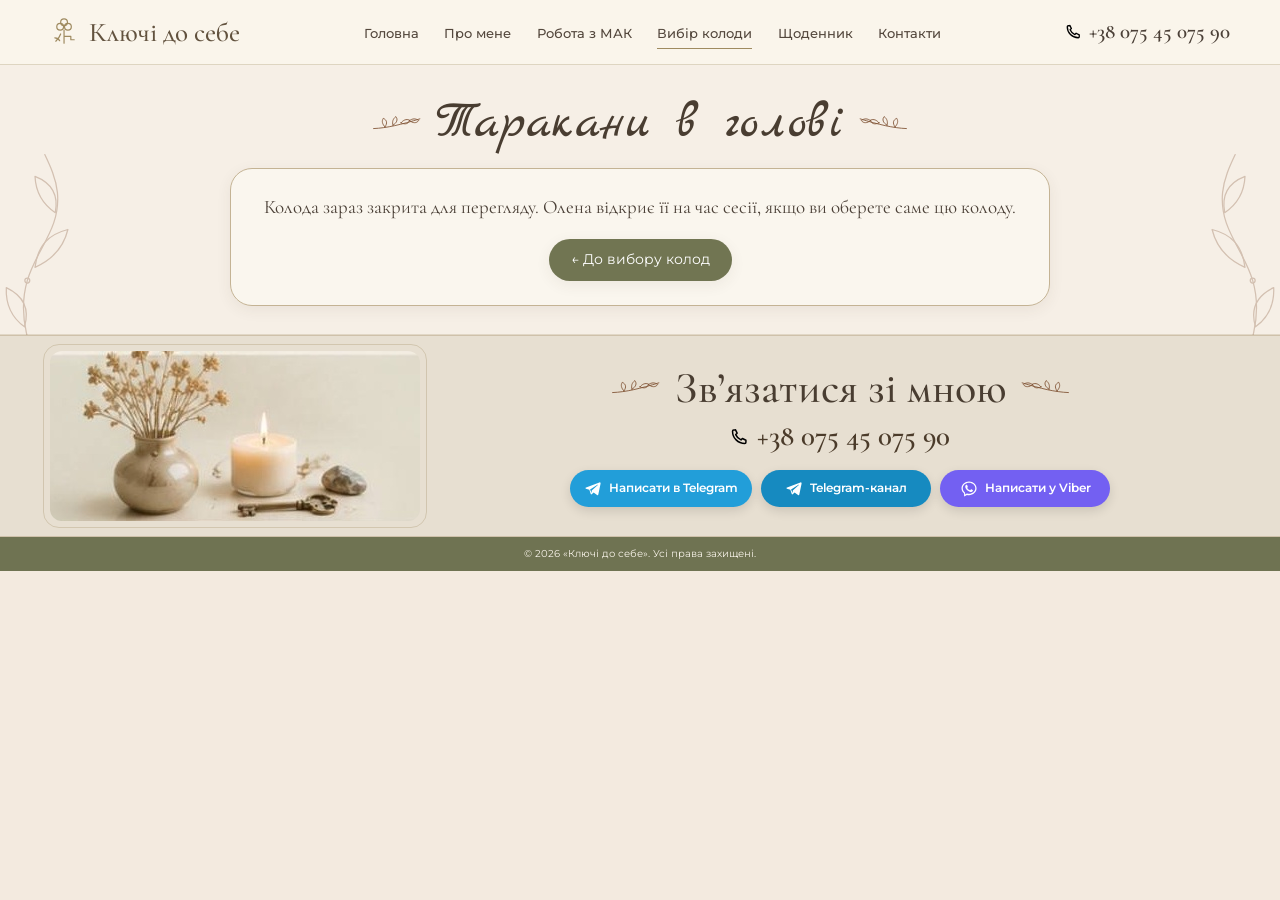
<file: deck-tarakany.html>
<!DOCTYPE html>

<html lang="uk">
<head>
<meta charset="utf-8"/>
<meta content="width=device-width, initial-scale=1.0" name="viewport"/>
<title>Таракани в голові | «Ключі до себе»</title>
<meta content="Колода метафоричних карт «Таракани в голові» для роботи з нав’язливими думками, внутрішнім критиком і тривогою." name="description"/>
<meta content="МАК колоди, метафоричні карти онлайн, вибір колоди, Ключі до себе" name="keywords"/>
<meta content="Олена — Ключі до себе" name="author"/>
<meta content="index, follow, max-image-preview:large, max-snippet:-1, max-video-preview:-1" name="robots"/>
<meta content="#6f7352" name="theme-color"/>
<link href="https://keystoself.com.ua/deck-tarakany.html" rel="canonical"/>
<link href="assets/icons/favicon.svg" rel="icon" type="image/svg+xml"/>
<link href="site.webmanifest" rel="manifest"/>
<meta content="uk_UA" property="og:locale"/>
<meta content="website" property="og:type"/>
<meta content="Ключі до себе" property="og:site_name"/>
<meta content="Таракани в голові | «Ключі до себе»" property="og:title"/>
<meta content="Оберіть колоду метафоричних карт, яка зараз найбільше відгукується." property="og:description"/>
<meta content="https://keystoself.com.ua/deck-tarakany.html" property="og:url"/>
<meta content="https://keystoself.com.ua/assets/images/mak-cards.jpg" property="og:image"/>
<meta content="Ключі до себе — психологічна підтримка" property="og:image:alt"/>
<meta content="summary_large_image" name="twitter:card"/>
<meta content="Таракани в голові | «Ключі до себе»" name="twitter:title"/>
<meta content="Оберіть колоду метафоричних карт, яка зараз найбільше відгукується." name="twitter:description"/>
<meta content="https://keystoself.com.ua/assets/images/mak-cards.jpg" name="twitter:image"/>
<meta content="OqQjgjxOYaDfPLeTILCCPl3YAwLQMFYE5xxrJE5mUZg" name="google-site-verification"/>
<link href="assets/css/style.css?v=20260706-tarakany-gallery" rel="stylesheet"/>
<script type="application/ld+json">{"@context":"https://schema.org","@graph":[{"@type":"WebSite","@id":"https://keystoself.com.ua/#website","url":"https://keystoself.com.ua/","name":"Ключі до себе","inLanguage":"uk-UA"},{"@type":"ProfessionalService","@id":"https://keystoself.com.ua/#service","name":"Ключі до себе","url":"https://keystoself.com.ua/","image":"https://keystoself.com.ua/assets/images/profile.jpg","telephone":"+380754507590","description":"Психологічна підтримка та робота з метафоричними асоціативними картами.","areaServed":{"@type":"Country","name":"Україна"},"sameAs":["https://t.me/olena_keystoself","https://t.me/keystoself_channel"],"contactPoint":{"@type":"ContactPoint","telephone":"+380754507590","contactType":"customer support","availableLanguage":["uk","ru"]}},{"@type":"Person","@id":"https://keystoself.com.ua/#olena","name":"Олена","jobTitle":"Фахівець з МАК","image":"https://keystoself.com.ua/assets/images/profile.jpg","telephone":"+380754507590","worksFor":{"@id":"https://keystoself.com.ua/#service"},"sameAs":["https://t.me/olena_keystoself","https://t.me/keystoself_channel"]}]}</script>
</head>
<body>
<header class="site-header">
<div class="container header-row">
<a aria-label="Ключі до себе — на головну" class="logo" href="index.html">
<svg aria-hidden="true" class="logo-mark" fill="none" stroke="currentColor" stroke-linecap="round" stroke-linejoin="round" stroke-width="2.5" viewbox="0 0 64 64"><circle cx="21" cy="20" r="7"></circle><circle cx="37" cy="20" r="7"></circle><circle cx="29" cy="11" r="7"></circle><path d="M29 27v27M29 40h14v7h7"></path><path d="M12 50c5-5 8-9 10-15M10 43c5 0 8 2 10 6"></path></svg>
<span class="logo-name">Ключі до себе</span>
</a>
<nav aria-label="Головне меню" class="main-nav"><a href="index.html">Головна</a>
<a href="about.html">Про мене</a>
<a href="mak.html">Робота з МАК</a>
<a class="active" href="cards.html">Вибір колоди</a>
<a href="blog.html">Щоденник</a>
<a href="#contacts">Контакти</a>
</nav>
<a class="mobile-cards-link" href="cards.html">Колоди</a>
<a aria-label="Зателефонувати" class="header-phone" data-phone-link="" href="tel:+380754507590">
<img alt="" aria-hidden="true" src="assets/icons/phone.svg"/><span data-phone="">+38 075 45 075 90</span>
</a>
<button aria-expanded="false" aria-label="Відкрити меню" class="mobile-toggle" type="button"><span></span><span></span><span></span></button>
</div>
</header>
<main class="site-main cards-page deck-page" data-deck="tarakany">
<section class="page-hero cards-hero">
<div class="container">
<h1 class="page-script-title">Таракани в голові</h1>
<div class="deck-status-card" data-deck-status>
<p data-deck-status-text data-open-text="Колода відкрита для роботи. Подивіться на зображення та назвіть номери карт, які привернули вашу увагу." data-closed-text="Колода зараз закрита для перегляду. Олена відкриє її на час сесії, якщо ви оберете саме цю колоду.">Колода зараз закрита для перегляду. Олена відкриє її на час сесії, якщо ви оберете саме цю колоду.</p>
<a class="deck-page-back" href="cards.html">← До вибору колод</a>
</div>
</div>
</section>

<section class="section deck-gallery-section" data-deck-open hidden>
<div class="container">
<div class="deck-gallery-grid" aria-label="Галерея колоди Таракани в голові">
<figure class="deck-gallery-item">
<a href="assets/cards/tarakany/т01.jpg" target="_blank" rel="noopener" aria-label="Відкрити карту 01" oncontextmenu="return false;">
<span class="deck-card-number">01</span>
<span class="deck-card-frame"><img src="assets/cards/tarakany/т01.jpg" alt="Карта 01" loading="lazy" draggable="false" oncontextmenu="return false;"></span>
</a>
</figure>
<figure class="deck-gallery-item">
<a href="assets/cards/tarakany/т02.jpg" target="_blank" rel="noopener" aria-label="Відкрити карту 02" oncontextmenu="return false;">
<span class="deck-card-number">02</span>
<span class="deck-card-frame"><img src="assets/cards/tarakany/т02.jpg" alt="Карта 02" loading="lazy" draggable="false" oncontextmenu="return false;"></span>
</a>
</figure>
<figure class="deck-gallery-item">
<a href="assets/cards/tarakany/т03.jpg" target="_blank" rel="noopener" aria-label="Відкрити карту 03" oncontextmenu="return false;">
<span class="deck-card-number">03</span>
<span class="deck-card-frame"><img src="assets/cards/tarakany/т03.jpg" alt="Карта 03" loading="lazy" draggable="false" oncontextmenu="return false;"></span>
</a>
</figure>
<figure class="deck-gallery-item">
<a href="assets/cards/tarakany/т04.jpg" target="_blank" rel="noopener" aria-label="Відкрити карту 04" oncontextmenu="return false;">
<span class="deck-card-number">04</span>
<span class="deck-card-frame"><img src="assets/cards/tarakany/т04.jpg" alt="Карта 04" loading="lazy" draggable="false" oncontextmenu="return false;"></span>
</a>
</figure>
<figure class="deck-gallery-item">
<a href="assets/cards/tarakany/т05.jpg" target="_blank" rel="noopener" aria-label="Відкрити карту 05" oncontextmenu="return false;">
<span class="deck-card-number">05</span>
<span class="deck-card-frame"><img src="assets/cards/tarakany/т05.jpg" alt="Карта 05" loading="lazy" draggable="false" oncontextmenu="return false;"></span>
</a>
</figure>
<figure class="deck-gallery-item">
<a href="assets/cards/tarakany/т06.jpg" target="_blank" rel="noopener" aria-label="Відкрити карту 06" oncontextmenu="return false;">
<span class="deck-card-number">06</span>
<span class="deck-card-frame"><img src="assets/cards/tarakany/т06.jpg" alt="Карта 06" loading="lazy" draggable="false" oncontextmenu="return false;"></span>
</a>
</figure>
<figure class="deck-gallery-item">
<a href="assets/cards/tarakany/т07.jpg" target="_blank" rel="noopener" aria-label="Відкрити карту 07" oncontextmenu="return false;">
<span class="deck-card-number">07</span>
<span class="deck-card-frame"><img src="assets/cards/tarakany/т07.jpg" alt="Карта 07" loading="lazy" draggable="false" oncontextmenu="return false;"></span>
</a>
</figure>
<figure class="deck-gallery-item">
<a href="assets/cards/tarakany/т08.jpg" target="_blank" rel="noopener" aria-label="Відкрити карту 08" oncontextmenu="return false;">
<span class="deck-card-number">08</span>
<span class="deck-card-frame"><img src="assets/cards/tarakany/т08.jpg" alt="Карта 08" loading="lazy" draggable="false" oncontextmenu="return false;"></span>
</a>
</figure>
<figure class="deck-gallery-item">
<a href="assets/cards/tarakany/т09.jpg" target="_blank" rel="noopener" aria-label="Відкрити карту 09" oncontextmenu="return false;">
<span class="deck-card-number">09</span>
<span class="deck-card-frame"><img src="assets/cards/tarakany/т09.jpg" alt="Карта 09" loading="lazy" draggable="false" oncontextmenu="return false;"></span>
</a>
</figure>
<figure class="deck-gallery-item">
<a href="assets/cards/tarakany/т10.jpg" target="_blank" rel="noopener" aria-label="Відкрити карту 10" oncontextmenu="return false;">
<span class="deck-card-number">10</span>
<span class="deck-card-frame"><img src="assets/cards/tarakany/т10.jpg" alt="Карта 10" loading="lazy" draggable="false" oncontextmenu="return false;"></span>
</a>
</figure>
<figure class="deck-gallery-item">
<a href="assets/cards/tarakany/т11.jpg" target="_blank" rel="noopener" aria-label="Відкрити карту 11" oncontextmenu="return false;">
<span class="deck-card-number">11</span>
<span class="deck-card-frame"><img src="assets/cards/tarakany/т11.jpg" alt="Карта 11" loading="lazy" draggable="false" oncontextmenu="return false;"></span>
</a>
</figure>
<figure class="deck-gallery-item">
<a href="assets/cards/tarakany/т12.jpg" target="_blank" rel="noopener" aria-label="Відкрити карту 12" oncontextmenu="return false;">
<span class="deck-card-number">12</span>
<span class="deck-card-frame"><img src="assets/cards/tarakany/т12.jpg" alt="Карта 12" loading="lazy" draggable="false" oncontextmenu="return false;"></span>
</a>
</figure>
<figure class="deck-gallery-item">
<a href="assets/cards/tarakany/т13.jpg" target="_blank" rel="noopener" aria-label="Відкрити карту 13" oncontextmenu="return false;">
<span class="deck-card-number">13</span>
<span class="deck-card-frame"><img src="assets/cards/tarakany/т13.jpg" alt="Карта 13" loading="lazy" draggable="false" oncontextmenu="return false;"></span>
</a>
</figure>
<figure class="deck-gallery-item">
<a href="assets/cards/tarakany/т14.jpg" target="_blank" rel="noopener" aria-label="Відкрити карту 14" oncontextmenu="return false;">
<span class="deck-card-number">14</span>
<span class="deck-card-frame"><img src="assets/cards/tarakany/т14.jpg" alt="Карта 14" loading="lazy" draggable="false" oncontextmenu="return false;"></span>
</a>
</figure>
<figure class="deck-gallery-item">
<a href="assets/cards/tarakany/т15.jpg" target="_blank" rel="noopener" aria-label="Відкрити карту 15" oncontextmenu="return false;">
<span class="deck-card-number">15</span>
<span class="deck-card-frame"><img src="assets/cards/tarakany/т15.jpg" alt="Карта 15" loading="lazy" draggable="false" oncontextmenu="return false;"></span>
</a>
</figure>
<figure class="deck-gallery-item">
<a href="assets/cards/tarakany/т16.jpg" target="_blank" rel="noopener" aria-label="Відкрити карту 16" oncontextmenu="return false;">
<span class="deck-card-number">16</span>
<span class="deck-card-frame"><img src="assets/cards/tarakany/т16.jpg" alt="Карта 16" loading="lazy" draggable="false" oncontextmenu="return false;"></span>
</a>
</figure>
<figure class="deck-gallery-item">
<a href="assets/cards/tarakany/т17.jpg" target="_blank" rel="noopener" aria-label="Відкрити карту 17" oncontextmenu="return false;">
<span class="deck-card-number">17</span>
<span class="deck-card-frame"><img src="assets/cards/tarakany/т17.jpg" alt="Карта 17" loading="lazy" draggable="false" oncontextmenu="return false;"></span>
</a>
</figure>
<figure class="deck-gallery-item">
<a href="assets/cards/tarakany/т18.jpg" target="_blank" rel="noopener" aria-label="Відкрити карту 18" oncontextmenu="return false;">
<span class="deck-card-number">18</span>
<span class="deck-card-frame"><img src="assets/cards/tarakany/т18.jpg" alt="Карта 18" loading="lazy" draggable="false" oncontextmenu="return false;"></span>
</a>
</figure>
<figure class="deck-gallery-item">
<a href="assets/cards/tarakany/т19.jpg" target="_blank" rel="noopener" aria-label="Відкрити карту 19" oncontextmenu="return false;">
<span class="deck-card-number">19</span>
<span class="deck-card-frame"><img src="assets/cards/tarakany/т19.jpg" alt="Карта 19" loading="lazy" draggable="false" oncontextmenu="return false;"></span>
</a>
</figure>
<figure class="deck-gallery-item">
<a href="assets/cards/tarakany/т20.jpg" target="_blank" rel="noopener" aria-label="Відкрити карту 20" oncontextmenu="return false;">
<span class="deck-card-number">20</span>
<span class="deck-card-frame"><img src="assets/cards/tarakany/т20.jpg" alt="Карта 20" loading="lazy" draggable="false" oncontextmenu="return false;"></span>
</a>
</figure>
<figure class="deck-gallery-item">
<a href="assets/cards/tarakany/т21.jpg" target="_blank" rel="noopener" aria-label="Відкрити карту 21" oncontextmenu="return false;">
<span class="deck-card-number">21</span>
<span class="deck-card-frame"><img src="assets/cards/tarakany/т21.jpg" alt="Карта 21" loading="lazy" draggable="false" oncontextmenu="return false;"></span>
</a>
</figure>
<figure class="deck-gallery-item">
<a href="assets/cards/tarakany/т22.jpg" target="_blank" rel="noopener" aria-label="Відкрити карту 22" oncontextmenu="return false;">
<span class="deck-card-number">22</span>
<span class="deck-card-frame"><img src="assets/cards/tarakany/т22.jpg" alt="Карта 22" loading="lazy" draggable="false" oncontextmenu="return false;"></span>
</a>
</figure>
<figure class="deck-gallery-item">
<a href="assets/cards/tarakany/т23.jpg" target="_blank" rel="noopener" aria-label="Відкрити карту 23" oncontextmenu="return false;">
<span class="deck-card-number">23</span>
<span class="deck-card-frame"><img src="assets/cards/tarakany/т23.jpg" alt="Карта 23" loading="lazy" draggable="false" oncontextmenu="return false;"></span>
</a>
</figure>
<figure class="deck-gallery-item">
<a href="assets/cards/tarakany/т24.jpg" target="_blank" rel="noopener" aria-label="Відкрити карту 24" oncontextmenu="return false;">
<span class="deck-card-number">24</span>
<span class="deck-card-frame"><img src="assets/cards/tarakany/т24.jpg" alt="Карта 24" loading="lazy" draggable="false" oncontextmenu="return false;"></span>
</a>
</figure>
<figure class="deck-gallery-item">
<a href="assets/cards/tarakany/т25.jpg" target="_blank" rel="noopener" aria-label="Відкрити карту 25" oncontextmenu="return false;">
<span class="deck-card-number">25</span>
<span class="deck-card-frame"><img src="assets/cards/tarakany/т25.jpg" alt="Карта 25" loading="lazy" draggable="false" oncontextmenu="return false;"></span>
</a>
</figure>
<figure class="deck-gallery-item">
<a href="assets/cards/tarakany/т26.jpg" target="_blank" rel="noopener" aria-label="Відкрити карту 26" oncontextmenu="return false;">
<span class="deck-card-number">26</span>
<span class="deck-card-frame"><img src="assets/cards/tarakany/т26.jpg" alt="Карта 26" loading="lazy" draggable="false" oncontextmenu="return false;"></span>
</a>
</figure>
<figure class="deck-gallery-item">
<a href="assets/cards/tarakany/т27.jpg" target="_blank" rel="noopener" aria-label="Відкрити карту 27" oncontextmenu="return false;">
<span class="deck-card-number">27</span>
<span class="deck-card-frame"><img src="assets/cards/tarakany/т27.jpg" alt="Карта 27" loading="lazy" draggable="false" oncontextmenu="return false;"></span>
</a>
</figure>
<figure class="deck-gallery-item">
<a href="assets/cards/tarakany/т28.jpg" target="_blank" rel="noopener" aria-label="Відкрити карту 28" oncontextmenu="return false;">
<span class="deck-card-number">28</span>
<span class="deck-card-frame"><img src="assets/cards/tarakany/т28.jpg" alt="Карта 28" loading="lazy" draggable="false" oncontextmenu="return false;"></span>
</a>
</figure>
<figure class="deck-gallery-item">
<a href="assets/cards/tarakany/т29.jpg" target="_blank" rel="noopener" aria-label="Відкрити карту 29" oncontextmenu="return false;">
<span class="deck-card-number">29</span>
<span class="deck-card-frame"><img src="assets/cards/tarakany/т29.jpg" alt="Карта 29" loading="lazy" draggable="false" oncontextmenu="return false;"></span>
</a>
</figure>
<figure class="deck-gallery-item">
<a href="assets/cards/tarakany/т30.jpg" target="_blank" rel="noopener" aria-label="Відкрити карту 30" oncontextmenu="return false;">
<span class="deck-card-number">30</span>
<span class="deck-card-frame"><img src="assets/cards/tarakany/т30.jpg" alt="Карта 30" loading="lazy" draggable="false" oncontextmenu="return false;"></span>
</a>
</figure>
<figure class="deck-gallery-item">
<a href="assets/cards/tarakany/т31.jpg" target="_blank" rel="noopener" aria-label="Відкрити карту 31" oncontextmenu="return false;">
<span class="deck-card-number">31</span>
<span class="deck-card-frame"><img src="assets/cards/tarakany/т31.jpg" alt="Карта 31" loading="lazy" draggable="false" oncontextmenu="return false;"></span>
</a>
</figure>
<figure class="deck-gallery-item">
<a href="assets/cards/tarakany/т32.jpg" target="_blank" rel="noopener" aria-label="Відкрити карту 32" oncontextmenu="return false;">
<span class="deck-card-number">32</span>
<span class="deck-card-frame"><img src="assets/cards/tarakany/т32.jpg" alt="Карта 32" loading="lazy" draggable="false" oncontextmenu="return false;"></span>
</a>
</figure>
<figure class="deck-gallery-item">
<a href="assets/cards/tarakany/т33.jpg" target="_blank" rel="noopener" aria-label="Відкрити карту 33" oncontextmenu="return false;">
<span class="deck-card-number">33</span>
<span class="deck-card-frame"><img src="assets/cards/tarakany/т33.jpg" alt="Карта 33" loading="lazy" draggable="false" oncontextmenu="return false;"></span>
</a>
</figure>
<figure class="deck-gallery-item">
<a href="assets/cards/tarakany/т34.jpg" target="_blank" rel="noopener" aria-label="Відкрити карту 34" oncontextmenu="return false;">
<span class="deck-card-number">34</span>
<span class="deck-card-frame"><img src="assets/cards/tarakany/т34.jpg" alt="Карта 34" loading="lazy" draggable="false" oncontextmenu="return false;"></span>
</a>
</figure>
<figure class="deck-gallery-item">
<a href="assets/cards/tarakany/т35.jpg" target="_blank" rel="noopener" aria-label="Відкрити карту 35" oncontextmenu="return false;">
<span class="deck-card-number">35</span>
<span class="deck-card-frame"><img src="assets/cards/tarakany/т35.jpg" alt="Карта 35" loading="lazy" draggable="false" oncontextmenu="return false;"></span>
</a>
</figure>
<figure class="deck-gallery-item">
<a href="assets/cards/tarakany/т36.jpg" target="_blank" rel="noopener" aria-label="Відкрити карту 36" oncontextmenu="return false;">
<span class="deck-card-number">36</span>
<span class="deck-card-frame"><img src="assets/cards/tarakany/т36.jpg" alt="Карта 36" loading="lazy" draggable="false" oncontextmenu="return false;"></span>
</a>
</figure>
<figure class="deck-gallery-item">
<a href="assets/cards/tarakany/т37.jpg" target="_blank" rel="noopener" aria-label="Відкрити карту 37" oncontextmenu="return false;">
<span class="deck-card-number">37</span>
<span class="deck-card-frame"><img src="assets/cards/tarakany/т37.jpg" alt="Карта 37" loading="lazy" draggable="false" oncontextmenu="return false;"></span>
</a>
</figure>
<figure class="deck-gallery-item">
<a href="assets/cards/tarakany/т38.jpg" target="_blank" rel="noopener" aria-label="Відкрити карту 38" oncontextmenu="return false;">
<span class="deck-card-number">38</span>
<span class="deck-card-frame"><img src="assets/cards/tarakany/т38.jpg" alt="Карта 38" loading="lazy" draggable="false" oncontextmenu="return false;"></span>
</a>
</figure>
<figure class="deck-gallery-item">
<a href="assets/cards/tarakany/т39.jpg" target="_blank" rel="noopener" aria-label="Відкрити карту 39" oncontextmenu="return false;">
<span class="deck-card-number">39</span>
<span class="deck-card-frame"><img src="assets/cards/tarakany/т39.jpg" alt="Карта 39" loading="lazy" draggable="false" oncontextmenu="return false;"></span>
</a>
</figure>
<figure class="deck-gallery-item">
<a href="assets/cards/tarakany/т40.jpg" target="_blank" rel="noopener" aria-label="Відкрити карту 40" oncontextmenu="return false;">
<span class="deck-card-number">40</span>
<span class="deck-card-frame"><img src="assets/cards/tarakany/т40.jpg" alt="Карта 40" loading="lazy" draggable="false" oncontextmenu="return false;"></span>
</a>
</figure>
<figure class="deck-gallery-item">
<a href="assets/cards/tarakany/т41.jpg" target="_blank" rel="noopener" aria-label="Відкрити карту 41" oncontextmenu="return false;">
<span class="deck-card-number">41</span>
<span class="deck-card-frame"><img src="assets/cards/tarakany/т41.jpg" alt="Карта 41" loading="lazy" draggable="false" oncontextmenu="return false;"></span>
</a>
</figure>
<figure class="deck-gallery-item">
<a href="assets/cards/tarakany/т42.jpg" target="_blank" rel="noopener" aria-label="Відкрити карту 42" oncontextmenu="return false;">
<span class="deck-card-number">42</span>
<span class="deck-card-frame"><img src="assets/cards/tarakany/т42.jpg" alt="Карта 42" loading="lazy" draggable="false" oncontextmenu="return false;"></span>
</a>
</figure>
<figure class="deck-gallery-item">
<a href="assets/cards/tarakany/т43.jpg" target="_blank" rel="noopener" aria-label="Відкрити карту 43" oncontextmenu="return false;">
<span class="deck-card-number">43</span>
<span class="deck-card-frame"><img src="assets/cards/tarakany/т43.jpg" alt="Карта 43" loading="lazy" draggable="false" oncontextmenu="return false;"></span>
</a>
</figure>
<figure class="deck-gallery-item">
<a href="assets/cards/tarakany/т44.jpg" target="_blank" rel="noopener" aria-label="Відкрити карту 44" oncontextmenu="return false;">
<span class="deck-card-number">44</span>
<span class="deck-card-frame"><img src="assets/cards/tarakany/т44.jpg" alt="Карта 44" loading="lazy" draggable="false" oncontextmenu="return false;"></span>
</a>
</figure>
<figure class="deck-gallery-item">
<a href="assets/cards/tarakany/т45.jpg" target="_blank" rel="noopener" aria-label="Відкрити карту 45" oncontextmenu="return false;">
<span class="deck-card-number">45</span>
<span class="deck-card-frame"><img src="assets/cards/tarakany/т45.jpg" alt="Карта 45" loading="lazy" draggable="false" oncontextmenu="return false;"></span>
</a>
</figure>
<figure class="deck-gallery-item">
<a href="assets/cards/tarakany/т46.jpg" target="_blank" rel="noopener" aria-label="Відкрити карту 46" oncontextmenu="return false;">
<span class="deck-card-number">46</span>
<span class="deck-card-frame"><img src="assets/cards/tarakany/т46.jpg" alt="Карта 46" loading="lazy" draggable="false" oncontextmenu="return false;"></span>
</a>
</figure>
<figure class="deck-gallery-item">
<a href="assets/cards/tarakany/т47.jpg" target="_blank" rel="noopener" aria-label="Відкрити карту 47" oncontextmenu="return false;">
<span class="deck-card-number">47</span>
<span class="deck-card-frame"><img src="assets/cards/tarakany/т47.jpg" alt="Карта 47" loading="lazy" draggable="false" oncontextmenu="return false;"></span>
</a>
</figure>
<figure class="deck-gallery-item">
<a href="assets/cards/tarakany/т48.jpg" target="_blank" rel="noopener" aria-label="Відкрити карту 48" oncontextmenu="return false;">
<span class="deck-card-number">48</span>
<span class="deck-card-frame"><img src="assets/cards/tarakany/т48.jpg" alt="Карта 48" loading="lazy" draggable="false" oncontextmenu="return false;"></span>
</a>
</figure>
<figure class="deck-gallery-item">
<a href="assets/cards/tarakany/т49.jpg" target="_blank" rel="noopener" aria-label="Відкрити карту 49" oncontextmenu="return false;">
<span class="deck-card-number">49</span>
<span class="deck-card-frame"><img src="assets/cards/tarakany/т49.jpg" alt="Карта 49" loading="lazy" draggable="false" oncontextmenu="return false;"></span>
</a>
</figure>
<figure class="deck-gallery-item">
<a href="assets/cards/tarakany/т50.jpg" target="_blank" rel="noopener" aria-label="Відкрити карту 50" oncontextmenu="return false;">
<span class="deck-card-number">50</span>
<span class="deck-card-frame"><img src="assets/cards/tarakany/т50.jpg" alt="Карта 50" loading="lazy" draggable="false" oncontextmenu="return false;"></span>
</a>
</figure>
<figure class="deck-gallery-item">
<a href="assets/cards/tarakany/т51.jpg" target="_blank" rel="noopener" aria-label="Відкрити карту 51" oncontextmenu="return false;">
<span class="deck-card-number">51</span>
<span class="deck-card-frame"><img src="assets/cards/tarakany/т51.jpg" alt="Карта 51" loading="lazy" draggable="false" oncontextmenu="return false;"></span>
</a>
</figure>
<figure class="deck-gallery-item">
<a href="assets/cards/tarakany/т52.jpg" target="_blank" rel="noopener" aria-label="Відкрити карту 52" oncontextmenu="return false;">
<span class="deck-card-number">52</span>
<span class="deck-card-frame"><img src="assets/cards/tarakany/т52.jpg" alt="Карта 52" loading="lazy" draggable="false" oncontextmenu="return false;"></span>
</a>
</figure>
<figure class="deck-gallery-item">
<a href="assets/cards/tarakany/т53.jpg" target="_blank" rel="noopener" aria-label="Відкрити карту 53" oncontextmenu="return false;">
<span class="deck-card-number">53</span>
<span class="deck-card-frame"><img src="assets/cards/tarakany/т53.jpg" alt="Карта 53" loading="lazy" draggable="false" oncontextmenu="return false;"></span>
</a>
</figure>
<figure class="deck-gallery-item">
<a href="assets/cards/tarakany/т54.jpg" target="_blank" rel="noopener" aria-label="Відкрити карту 54" oncontextmenu="return false;">
<span class="deck-card-number">54</span>
<span class="deck-card-frame"><img src="assets/cards/tarakany/т54.jpg" alt="Карта 54" loading="lazy" draggable="false" oncontextmenu="return false;"></span>
</a>
</figure>
<figure class="deck-gallery-item">
<a href="assets/cards/tarakany/т55.jpg" target="_blank" rel="noopener" aria-label="Відкрити карту 55" oncontextmenu="return false;">
<span class="deck-card-number">55</span>
<span class="deck-card-frame"><img src="assets/cards/tarakany/т55.jpg" alt="Карта 55" loading="lazy" draggable="false" oncontextmenu="return false;"></span>
</a>
</figure>
<figure class="deck-gallery-item">
<a href="assets/cards/tarakany/т56.jpg" target="_blank" rel="noopener" aria-label="Відкрити карту 56" oncontextmenu="return false;">
<span class="deck-card-number">56</span>
<span class="deck-card-frame"><img src="assets/cards/tarakany/т56.jpg" alt="Карта 56" loading="lazy" draggable="false" oncontextmenu="return false;"></span>
</a>
</figure>
<figure class="deck-gallery-item">
<a href="assets/cards/tarakany/т57.jpg" target="_blank" rel="noopener" aria-label="Відкрити карту 57" oncontextmenu="return false;">
<span class="deck-card-number">57</span>
<span class="deck-card-frame"><img src="assets/cards/tarakany/т57.jpg" alt="Карта 57" loading="lazy" draggable="false" oncontextmenu="return false;"></span>
</a>
</figure>
<figure class="deck-gallery-item">
<a href="assets/cards/tarakany/т58.jpg" target="_blank" rel="noopener" aria-label="Відкрити карту 58" oncontextmenu="return false;">
<span class="deck-card-number">58</span>
<span class="deck-card-frame"><img src="assets/cards/tarakany/т58.jpg" alt="Карта 58" loading="lazy" draggable="false" oncontextmenu="return false;"></span>
</a>
</figure>
<figure class="deck-gallery-item">
<a href="assets/cards/tarakany/т59.jpg" target="_blank" rel="noopener" aria-label="Відкрити карту 59" oncontextmenu="return false;">
<span class="deck-card-number">59</span>
<span class="deck-card-frame"><img src="assets/cards/tarakany/т59.jpg" alt="Карта 59" loading="lazy" draggable="false" oncontextmenu="return false;"></span>
</a>
</figure>
<figure class="deck-gallery-item">
<a href="assets/cards/tarakany/т60.jpg" target="_blank" rel="noopener" aria-label="Відкрити карту 60" oncontextmenu="return false;">
<span class="deck-card-number">60</span>
<span class="deck-card-frame"><img src="assets/cards/tarakany/т60.jpg" alt="Карта 60" loading="lazy" draggable="false" oncontextmenu="return false;"></span>
</a>
</figure>
<figure class="deck-gallery-item">
<a href="assets/cards/tarakany/т61.jpg" target="_blank" rel="noopener" aria-label="Відкрити карту 61" oncontextmenu="return false;">
<span class="deck-card-number">61</span>
<span class="deck-card-frame"><img src="assets/cards/tarakany/т61.jpg" alt="Карта 61" loading="lazy" draggable="false" oncontextmenu="return false;"></span>
</a>
</figure>
<figure class="deck-gallery-item">
<a href="assets/cards/tarakany/т62.jpg" target="_blank" rel="noopener" aria-label="Відкрити карту 62" oncontextmenu="return false;">
<span class="deck-card-number">62</span>
<span class="deck-card-frame"><img src="assets/cards/tarakany/т62.jpg" alt="Карта 62" loading="lazy" draggable="false" oncontextmenu="return false;"></span>
</a>
</figure>
<figure class="deck-gallery-item">
<a href="assets/cards/tarakany/т63.jpg" target="_blank" rel="noopener" aria-label="Відкрити карту 63" oncontextmenu="return false;">
<span class="deck-card-number">63</span>
<span class="deck-card-frame"><img src="assets/cards/tarakany/т63.jpg" alt="Карта 63" loading="lazy" draggable="false" oncontextmenu="return false;"></span>
</a>
</figure>
<figure class="deck-gallery-item">
<a href="assets/cards/tarakany/т64.jpg" target="_blank" rel="noopener" aria-label="Відкрити карту 64" oncontextmenu="return false;">
<span class="deck-card-number">64</span>
<span class="deck-card-frame"><img src="assets/cards/tarakany/т64.jpg" alt="Карта 64" loading="lazy" draggable="false" oncontextmenu="return false;"></span>
</a>
</figure>
<figure class="deck-gallery-item">
<a href="assets/cards/tarakany/т65.jpg" target="_blank" rel="noopener" aria-label="Відкрити карту 65" oncontextmenu="return false;">
<span class="deck-card-number">65</span>
<span class="deck-card-frame"><img src="assets/cards/tarakany/т65.jpg" alt="Карта 65" loading="lazy" draggable="false" oncontextmenu="return false;"></span>
</a>
</figure>
<figure class="deck-gallery-item">
<a href="assets/cards/tarakany/т66.jpg" target="_blank" rel="noopener" aria-label="Відкрити карту 66" oncontextmenu="return false;">
<span class="deck-card-number">66</span>
<span class="deck-card-frame"><img src="assets/cards/tarakany/т66.jpg" alt="Карта 66" loading="lazy" draggable="false" oncontextmenu="return false;"></span>
</a>
</figure>
<figure class="deck-gallery-item">
<a href="assets/cards/tarakany/т67.jpg" target="_blank" rel="noopener" aria-label="Відкрити карту 67" oncontextmenu="return false;">
<span class="deck-card-number">67</span>
<span class="deck-card-frame"><img src="assets/cards/tarakany/т67.jpg" alt="Карта 67" loading="lazy" draggable="false" oncontextmenu="return false;"></span>
</a>
</figure>
<figure class="deck-gallery-item">
<a href="assets/cards/tarakany/т68.jpg" target="_blank" rel="noopener" aria-label="Відкрити карту 68" oncontextmenu="return false;">
<span class="deck-card-number">68</span>
<span class="deck-card-frame"><img src="assets/cards/tarakany/т68.jpg" alt="Карта 68" loading="lazy" draggable="false" oncontextmenu="return false;"></span>
</a>
</figure>
<figure class="deck-gallery-item">
<a href="assets/cards/tarakany/т69.jpg" target="_blank" rel="noopener" aria-label="Відкрити карту 69" oncontextmenu="return false;">
<span class="deck-card-number">69</span>
<span class="deck-card-frame"><img src="assets/cards/tarakany/т69.jpg" alt="Карта 69" loading="lazy" draggable="false" oncontextmenu="return false;"></span>
</a>
</figure>
<figure class="deck-gallery-item">
<a href="assets/cards/tarakany/т70.jpg" target="_blank" rel="noopener" aria-label="Відкрити карту 70" oncontextmenu="return false;">
<span class="deck-card-number">70</span>
<span class="deck-card-frame"><img src="assets/cards/tarakany/т70.jpg" alt="Карта 70" loading="lazy" draggable="false" oncontextmenu="return false;"></span>
</a>
</figure>
<figure class="deck-gallery-item">
<a href="assets/cards/tarakany/т71.jpg" target="_blank" rel="noopener" aria-label="Відкрити карту 71" oncontextmenu="return false;">
<span class="deck-card-number">71</span>
<span class="deck-card-frame"><img src="assets/cards/tarakany/т71.jpg" alt="Карта 71" loading="lazy" draggable="false" oncontextmenu="return false;"></span>
</a>
</figure>
<figure class="deck-gallery-item">
<a href="assets/cards/tarakany/т72.jpg" target="_blank" rel="noopener" aria-label="Відкрити карту 72" oncontextmenu="return false;">
<span class="deck-card-number">72</span>
<span class="deck-card-frame"><img src="assets/cards/tarakany/т72.jpg" alt="Карта 72" loading="lazy" draggable="false" oncontextmenu="return false;"></span>
</a>
</figure>
<figure class="deck-gallery-item">
<a href="assets/cards/tarakany/т73.jpg" target="_blank" rel="noopener" aria-label="Відкрити карту 73" oncontextmenu="return false;">
<span class="deck-card-number">73</span>
<span class="deck-card-frame"><img src="assets/cards/tarakany/т73.jpg" alt="Карта 73" loading="lazy" draggable="false" oncontextmenu="return false;"></span>
</a>
</figure>
<figure class="deck-gallery-item">
<a href="assets/cards/tarakany/т74.jpg" target="_blank" rel="noopener" aria-label="Відкрити карту 74" oncontextmenu="return false;">
<span class="deck-card-number">74</span>
<span class="deck-card-frame"><img src="assets/cards/tarakany/т74.jpg" alt="Карта 74" loading="lazy" draggable="false" oncontextmenu="return false;"></span>
</a>
</figure>
<figure class="deck-gallery-item">
<a href="assets/cards/tarakany/т75.jpg" target="_blank" rel="noopener" aria-label="Відкрити карту 75" oncontextmenu="return false;">
<span class="deck-card-number">75</span>
<span class="deck-card-frame"><img src="assets/cards/tarakany/т75.jpg" alt="Карта 75" loading="lazy" draggable="false" oncontextmenu="return false;"></span>
</a>
</figure>
<figure class="deck-gallery-item">
<a href="assets/cards/tarakany/т76.jpg" target="_blank" rel="noopener" aria-label="Відкрити карту 76" oncontextmenu="return false;">
<span class="deck-card-number">76</span>
<span class="deck-card-frame"><img src="assets/cards/tarakany/т76.jpg" alt="Карта 76" loading="lazy" draggable="false" oncontextmenu="return false;"></span>
</a>
</figure>
<figure class="deck-gallery-item">
<a href="assets/cards/tarakany/т77.jpg" target="_blank" rel="noopener" aria-label="Відкрити карту 77" oncontextmenu="return false;">
<span class="deck-card-number">77</span>
<span class="deck-card-frame"><img src="assets/cards/tarakany/т77.jpg" alt="Карта 77" loading="lazy" draggable="false" oncontextmenu="return false;"></span>
</a>
</figure>
<figure class="deck-gallery-item">
<a href="assets/cards/tarakany/т78.jpg" target="_blank" rel="noopener" aria-label="Відкрити карту 78" oncontextmenu="return false;">
<span class="deck-card-number">78</span>
<span class="deck-card-frame"><img src="assets/cards/tarakany/т78.jpg" alt="Карта 78" loading="lazy" draggable="false" oncontextmenu="return false;"></span>
</a>
</figure>
<figure class="deck-gallery-item">
<a href="assets/cards/tarakany/т79.jpg" target="_blank" rel="noopener" aria-label="Відкрити карту 79" oncontextmenu="return false;">
<span class="deck-card-number">79</span>
<span class="deck-card-frame"><img src="assets/cards/tarakany/т79.jpg" alt="Карта 79" loading="lazy" draggable="false" oncontextmenu="return false;"></span>
</a>
</figure>
<figure class="deck-gallery-item">
<a href="assets/cards/tarakany/т80.jpg" target="_blank" rel="noopener" aria-label="Відкрити карту 80" oncontextmenu="return false;">
<span class="deck-card-number">80</span>
<span class="deck-card-frame"><img src="assets/cards/tarakany/т80.jpg" alt="Карта 80" loading="lazy" draggable="false" oncontextmenu="return false;"></span>
</a>
</figure>
<figure class="deck-gallery-item">
<a href="assets/cards/tarakany/т81.jpg" target="_blank" rel="noopener" aria-label="Відкрити карту 81" oncontextmenu="return false;">
<span class="deck-card-number">81</span>
<span class="deck-card-frame"><img src="assets/cards/tarakany/т81.jpg" alt="Карта 81" loading="lazy" draggable="false" oncontextmenu="return false;"></span>
</a>
</figure>
<figure class="deck-gallery-item">
<a href="assets/cards/tarakany/т82.jpg" target="_blank" rel="noopener" aria-label="Відкрити карту 82" oncontextmenu="return false;">
<span class="deck-card-number">82</span>
<span class="deck-card-frame"><img src="assets/cards/tarakany/т82.jpg" alt="Карта 82" loading="lazy" draggable="false" oncontextmenu="return false;"></span>
</a>
</figure>
<figure class="deck-gallery-item">
<a href="assets/cards/tarakany/т83.jpg" target="_blank" rel="noopener" aria-label="Відкрити карту 83" oncontextmenu="return false;">
<span class="deck-card-number">83</span>
<span class="deck-card-frame"><img src="assets/cards/tarakany/т83.jpg" alt="Карта 83" loading="lazy" draggable="false" oncontextmenu="return false;"></span>
</a>
</figure>
<figure class="deck-gallery-item">
<a href="assets/cards/tarakany/т84.jpg" target="_blank" rel="noopener" aria-label="Відкрити карту 84" oncontextmenu="return false;">
<span class="deck-card-number">84</span>
<span class="deck-card-frame"><img src="assets/cards/tarakany/т84.jpg" alt="Карта 84" loading="lazy" draggable="false" oncontextmenu="return false;"></span>
</a>
</figure>
<figure class="deck-gallery-item">
<a href="assets/cards/tarakany/т85.jpg" target="_blank" rel="noopener" aria-label="Відкрити карту 85" oncontextmenu="return false;">
<span class="deck-card-number">85</span>
<span class="deck-card-frame"><img src="assets/cards/tarakany/т85.jpg" alt="Карта 85" loading="lazy" draggable="false" oncontextmenu="return false;"></span>
</a>
</figure>
<figure class="deck-gallery-item">
<a href="assets/cards/tarakany/т86.jpg" target="_blank" rel="noopener" aria-label="Відкрити карту 86" oncontextmenu="return false;">
<span class="deck-card-number">86</span>
<span class="deck-card-frame"><img src="assets/cards/tarakany/т86.jpg" alt="Карта 86" loading="lazy" draggable="false" oncontextmenu="return false;"></span>
</a>
</figure>
<figure class="deck-gallery-item">
<a href="assets/cards/tarakany/т87.jpg" target="_blank" rel="noopener" aria-label="Відкрити карту 87" oncontextmenu="return false;">
<span class="deck-card-number">87</span>
<span class="deck-card-frame"><img src="assets/cards/tarakany/т87.jpg" alt="Карта 87" loading="lazy" draggable="false" oncontextmenu="return false;"></span>
</a>
</figure>
<figure class="deck-gallery-item">
<a href="assets/cards/tarakany/т88.jpg" target="_blank" rel="noopener" aria-label="Відкрити карту 88" oncontextmenu="return false;">
<span class="deck-card-number">88</span>
<span class="deck-card-frame"><img src="assets/cards/tarakany/т88.jpg" alt="Карта 88" loading="lazy" draggable="false" oncontextmenu="return false;"></span>
</a>
</figure>
</div>
</div>
</section>
</main>
<section class="contact-band" id="contacts">
<div class="container contact-shell">
<div class="contact-decor">
<img alt="Невелика композиція зі свічкою, сухоцвітами, каменем і ключами" loading="lazy" src="assets/images/footer-decor.jpg"/>
</div>
<div class="contact-center">
<h2 class="ornament-title">Зв’язатися зі мною</h2>
<a class="phone-big" data-phone-link="" href="tel:+380754507590">
<img alt="" aria-hidden="true" src="assets/icons/phone.svg"/><span data-phone="">+38 075 45 075 90</span>
</a>
<div class="contact-actions">
<a class="social-btn telegram" data-telegram="" href="https://t.me/olena_keystoself" rel="noopener" target="_blank">
<img alt="" aria-hidden="true" src="assets/icons/telegram.svg"/><span>Написати в Telegram</span>
</a>
<a class="social-btn channel" data-telegram-channel="" href="https://t.me/keystoself_channel" rel="noopener" target="_blank">
<img alt="" aria-hidden="true" src="assets/icons/telegram.svg"/><span>Telegram-канал</span>
</a>
<a class="social-btn viber" data-viber="" href="viber://chat?number=%2B380754507590">
<img alt="" aria-hidden="true" src="assets/icons/viber.svg"/><span>Написати у Viber</span>
</a>
</div>
</div>
</div>
</section>
<footer class="site-footer">© 2026 «Ключі до себе». Усі права захищені.</footer>
<script src="assets/cards/access.js"></script>
<script>
(function(){
  var main = document.querySelector('[data-deck]');
  if (!main) return;

  var key = main.getAttribute('data-deck');
  var open = !!(window.deckAccess && window.deckAccess[key]);
  var statusText = document.querySelector('[data-deck-status-text]');
  var galleryBlocks = document.querySelectorAll('[data-deck-open]');

  if (statusText) {
    statusText.textContent = open
      ? (statusText.getAttribute('data-open-text') || '')
      : (statusText.getAttribute('data-closed-text') || '');
  }

  galleryBlocks.forEach(function(block){
    block.hidden = !open;
  });
})();
</script>
<script src="assets/js/config.js"></script>
<script src="assets/js/main.js"></script>
</body>
</html>
</file>
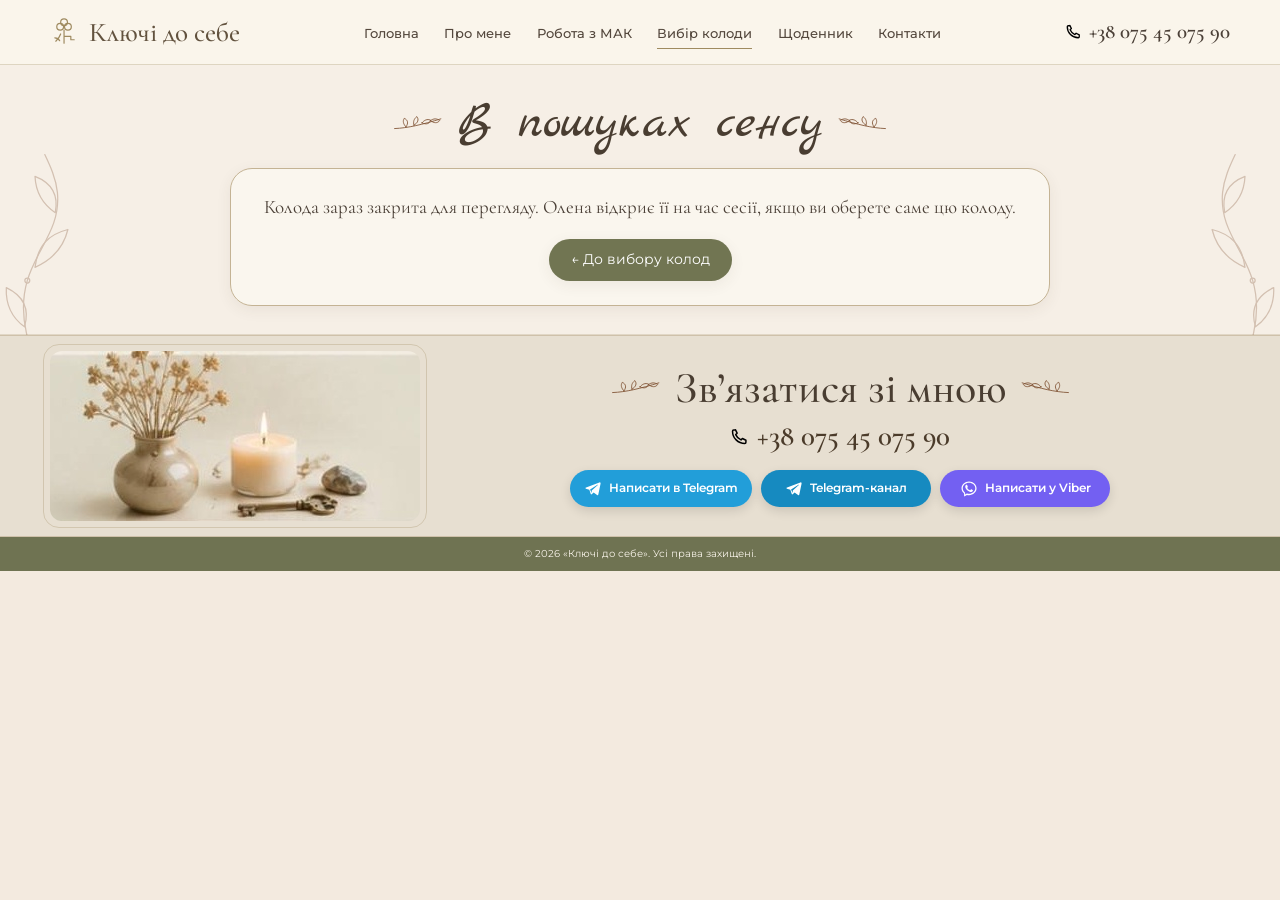
<file: deck-vps.html>
<!DOCTYPE html>

<html lang="uk">
<head>
<meta charset="utf-8"/>
<meta content="width=device-width, initial-scale=1.0" name="viewport"/>
<title>В пошуках сенсу | «Ключі до себе»</title>
<meta content="Галерея колоди В пошуках сенсу для роботи з метафоричними картами." name="description"/>
<meta content="МАК колоди, метафоричні карти онлайн, вибір колоди, Ключі до себе" name="keywords"/>
<meta content="Олена — Ключі до себе" name="author"/>
<meta content="index, follow, max-image-preview:large, max-snippet:-1, max-video-preview:-1" name="robots"/>
<meta content="#6f7352" name="theme-color"/>
<link href="https://keystoself.com.ua/cards.html" rel="canonical"/>
<link href="assets/icons/favicon.svg" rel="icon" type="image/svg+xml"/>
<link href="site.webmanifest" rel="manifest"/>
<meta content="uk_UA" property="og:locale"/>
<meta content="website" property="og:type"/>
<meta content="Ключі до себе" property="og:site_name"/>
<meta content="Вибір колоди МАК | «Ключі до себе»" property="og:title"/>
<meta content="Оберіть колоду метафоричних карт, яка зараз найбільше відгукується." property="og:description"/>
<meta content="https://keystoself.com.ua/cards.html" property="og:url"/>
<meta content="https://keystoself.com.ua/assets/images/mak-cards.jpg" property="og:image"/>
<meta content="Ключі до себе — психологічна підтримка" property="og:image:alt"/>
<meta content="summary_large_image" name="twitter:card"/>
<meta content="Вибір колоди МАК | «Ключі до себе»" name="twitter:title"/>
<meta content="Оберіть колоду метафоричних карт, яка зараз найбільше відгукується." name="twitter:description"/>
<meta content="https://keystoself.com.ua/assets/images/mak-cards.jpg" name="twitter:image"/>
<meta content="OqQjgjxOYaDfPLeTILCCPl3YAwLQMFYE5xxrJE5mUZg" name="google-site-verification"/>
<link href="assets/css/style.css?v=20260705-deck6-large-single" rel="stylesheet"/>
<script type="application/ld+json">{"@context":"https://schema.org","@graph":[{"@type":"WebSite","@id":"https://keystoself.com.ua/#website","url":"https://keystoself.com.ua/","name":"Ключі до себе","inLanguage":"uk-UA"},{"@type":"ProfessionalService","@id":"https://keystoself.com.ua/#service","name":"Ключі до себе","url":"https://keystoself.com.ua/","image":"https://keystoself.com.ua/assets/images/profile.jpg","telephone":"+380754507590","description":"Психологічна підтримка та робота з метафоричними асоціативними картами.","areaServed":{"@type":"Country","name":"Україна"},"sameAs":["https://t.me/olena_keystoself","https://t.me/keystoself_channel"],"contactPoint":{"@type":"ContactPoint","telephone":"+380754507590","contactType":"customer support","availableLanguage":["uk","ru"]}},{"@type":"Person","@id":"https://keystoself.com.ua/#olena","name":"Олена","jobTitle":"Фахівець з МАК","image":"https://keystoself.com.ua/assets/images/profile.jpg","telephone":"+380754507590","worksFor":{"@id":"https://keystoself.com.ua/#service"},"sameAs":["https://t.me/olena_keystoself","https://t.me/keystoself_channel"]}]}</script>
</head>
<body>
<header class="site-header">
<div class="container header-row">
<a aria-label="Ключі до себе — на головну" class="logo" href="index.html">
<svg aria-hidden="true" class="logo-mark" fill="none" stroke="currentColor" stroke-linecap="round" stroke-linejoin="round" stroke-width="2.5" viewbox="0 0 64 64"><circle cx="21" cy="20" r="7"></circle><circle cx="37" cy="20" r="7"></circle><circle cx="29" cy="11" r="7"></circle><path d="M29 27v27M29 40h14v7h7"></path><path d="M12 50c5-5 8-9 10-15M10 43c5 0 8 2 10 6"></path></svg>
<span class="logo-name">Ключі до себе</span>
</a>
<nav aria-label="Головне меню" class="main-nav"><a href="index.html">Головна</a>
<a href="about.html">Про мене</a>
<a href="mak.html">Робота з МАК</a>
<a class="active" href="cards.html">Вибір колоди</a>
<a href="blog.html">Щоденник</a>
<a href="#contacts">Контакти</a>
</nav>
<a class="mobile-cards-link" href="cards.html">Колоди</a>
<a aria-label="Зателефонувати" class="header-phone" data-phone-link="" href="tel:+380754507590">
<img alt="" aria-hidden="true" src="assets/icons/phone.svg"/><span data-phone="">+38 075 45 075 90</span>
</a>
<button aria-expanded="false" aria-label="Відкрити меню" class="mobile-toggle" type="button"><span></span><span></span><span></span></button>
</div>
</header>
<main class="site-main cards-page deck-page" data-deck="vps">
<section class="page-hero cards-hero">
<div class="container">
<h1 class="page-script-title">В пошуках сенсу</h1>
<div class="deck-status-card" data-deck-status>
<p data-deck-status-text data-open-text="Колода відкрита для роботи. Подивіться на зображення та назвіть номери карт, які привернули вашу увагу." data-closed-text="Колода зараз закрита для перегляду. Олена відкриє її на час сесії, якщо ви оберете саме цю колоду.">Колода зараз закрита для перегляду. Олена відкриє її на час сесії, якщо ви оберете саме цю колоду.</p>
<a class="deck-page-back" href="cards.html">← До вибору колод</a>
</div>
</div>
</section>
<section class="section deck-gallery-section" data-deck-open hidden>
<div class="container">
<div class="deck-gallery-grid" aria-label="Галерея колоди В пошуках сенсу">
<figure class="deck-gallery-item">
<a href="assets/cards/vps/ВПС001.jpg" target="_blank" rel="noopener" aria-label="Відкрити карту 001" oncontextmenu="return false;">
<span class="deck-card-number">001</span>
<span class="deck-card-frame"><img src="assets/cards/vps/ВПС001.jpg" alt="Карта 001" loading="lazy" draggable="false" oncontextmenu="return false;"></span>
</a>
</figure>
<figure class="deck-gallery-item">
<a href="assets/cards/vps/ВПС002.jpg" target="_blank" rel="noopener" aria-label="Відкрити карту 002" oncontextmenu="return false;">
<span class="deck-card-number">002</span>
<span class="deck-card-frame"><img src="assets/cards/vps/ВПС002.jpg" alt="Карта 002" loading="lazy" draggable="false" oncontextmenu="return false;"></span>
</a>
</figure>
<figure class="deck-gallery-item">
<a href="assets/cards/vps/ВПС003.jpg" target="_blank" rel="noopener" aria-label="Відкрити карту 003" oncontextmenu="return false;">
<span class="deck-card-number">003</span>
<span class="deck-card-frame"><img src="assets/cards/vps/ВПС003.jpg" alt="Карта 003" loading="lazy" draggable="false" oncontextmenu="return false;"></span>
</a>
</figure>
<figure class="deck-gallery-item">
<a href="assets/cards/vps/ВПС004.jpg" target="_blank" rel="noopener" aria-label="Відкрити карту 004" oncontextmenu="return false;">
<span class="deck-card-number">004</span>
<span class="deck-card-frame"><img src="assets/cards/vps/ВПС004.jpg" alt="Карта 004" loading="lazy" draggable="false" oncontextmenu="return false;"></span>
</a>
</figure>
<figure class="deck-gallery-item">
<a href="assets/cards/vps/ВПС005.jpg" target="_blank" rel="noopener" aria-label="Відкрити карту 005" oncontextmenu="return false;">
<span class="deck-card-number">005</span>
<span class="deck-card-frame"><img src="assets/cards/vps/ВПС005.jpg" alt="Карта 005" loading="lazy" draggable="false" oncontextmenu="return false;"></span>
</a>
</figure>
<figure class="deck-gallery-item">
<a href="assets/cards/vps/ВПС006.jpg" target="_blank" rel="noopener" aria-label="Відкрити карту 006" oncontextmenu="return false;">
<span class="deck-card-number">006</span>
<span class="deck-card-frame"><img src="assets/cards/vps/ВПС006.jpg" alt="Карта 006" loading="lazy" draggable="false" oncontextmenu="return false;"></span>
</a>
</figure>
<figure class="deck-gallery-item">
<a href="assets/cards/vps/ВПС007.jpg" target="_blank" rel="noopener" aria-label="Відкрити карту 007" oncontextmenu="return false;">
<span class="deck-card-number">007</span>
<span class="deck-card-frame"><img src="assets/cards/vps/ВПС007.jpg" alt="Карта 007" loading="lazy" draggable="false" oncontextmenu="return false;"></span>
</a>
</figure>
<figure class="deck-gallery-item">
<a href="assets/cards/vps/ВПС008.jpg" target="_blank" rel="noopener" aria-label="Відкрити карту 008" oncontextmenu="return false;">
<span class="deck-card-number">008</span>
<span class="deck-card-frame"><img src="assets/cards/vps/ВПС008.jpg" alt="Карта 008" loading="lazy" draggable="false" oncontextmenu="return false;"></span>
</a>
</figure>
<figure class="deck-gallery-item">
<a href="assets/cards/vps/ВПС009.jpg" target="_blank" rel="noopener" aria-label="Відкрити карту 009" oncontextmenu="return false;">
<span class="deck-card-number">009</span>
<span class="deck-card-frame"><img src="assets/cards/vps/ВПС009.jpg" alt="Карта 009" loading="lazy" draggable="false" oncontextmenu="return false;"></span>
</a>
</figure>
<figure class="deck-gallery-item">
<a href="assets/cards/vps/ВПС010.jpg" target="_blank" rel="noopener" aria-label="Відкрити карту 010" oncontextmenu="return false;">
<span class="deck-card-number">010</span>
<span class="deck-card-frame"><img src="assets/cards/vps/ВПС010.jpg" alt="Карта 010" loading="lazy" draggable="false" oncontextmenu="return false;"></span>
</a>
</figure>
<figure class="deck-gallery-item">
<a href="assets/cards/vps/ВПС011.jpg" target="_blank" rel="noopener" aria-label="Відкрити карту 011" oncontextmenu="return false;">
<span class="deck-card-number">011</span>
<span class="deck-card-frame"><img src="assets/cards/vps/ВПС011.jpg" alt="Карта 011" loading="lazy" draggable="false" oncontextmenu="return false;"></span>
</a>
</figure>
<figure class="deck-gallery-item">
<a href="assets/cards/vps/ВПС012.jpg" target="_blank" rel="noopener" aria-label="Відкрити карту 012" oncontextmenu="return false;">
<span class="deck-card-number">012</span>
<span class="deck-card-frame"><img src="assets/cards/vps/ВПС012.jpg" alt="Карта 012" loading="lazy" draggable="false" oncontextmenu="return false;"></span>
</a>
</figure>
<figure class="deck-gallery-item">
<a href="assets/cards/vps/ВПС013.jpg" target="_blank" rel="noopener" aria-label="Відкрити карту 013" oncontextmenu="return false;">
<span class="deck-card-number">013</span>
<span class="deck-card-frame"><img src="assets/cards/vps/ВПС013.jpg" alt="Карта 013" loading="lazy" draggable="false" oncontextmenu="return false;"></span>
</a>
</figure>
<figure class="deck-gallery-item">
<a href="assets/cards/vps/ВПС014.jpg" target="_blank" rel="noopener" aria-label="Відкрити карту 014" oncontextmenu="return false;">
<span class="deck-card-number">014</span>
<span class="deck-card-frame"><img src="assets/cards/vps/ВПС014.jpg" alt="Карта 014" loading="lazy" draggable="false" oncontextmenu="return false;"></span>
</a>
</figure>
<figure class="deck-gallery-item">
<a href="assets/cards/vps/ВПС015.jpg" target="_blank" rel="noopener" aria-label="Відкрити карту 015" oncontextmenu="return false;">
<span class="deck-card-number">015</span>
<span class="deck-card-frame"><img src="assets/cards/vps/ВПС015.jpg" alt="Карта 015" loading="lazy" draggable="false" oncontextmenu="return false;"></span>
</a>
</figure>
<figure class="deck-gallery-item">
<a href="assets/cards/vps/ВПС016.jpg" target="_blank" rel="noopener" aria-label="Відкрити карту 016" oncontextmenu="return false;">
<span class="deck-card-number">016</span>
<span class="deck-card-frame"><img src="assets/cards/vps/ВПС016.jpg" alt="Карта 016" loading="lazy" draggable="false" oncontextmenu="return false;"></span>
</a>
</figure>
<figure class="deck-gallery-item">
<a href="assets/cards/vps/ВПС017.jpg" target="_blank" rel="noopener" aria-label="Відкрити карту 017" oncontextmenu="return false;">
<span class="deck-card-number">017</span>
<span class="deck-card-frame"><img src="assets/cards/vps/ВПС017.jpg" alt="Карта 017" loading="lazy" draggable="false" oncontextmenu="return false;"></span>
</a>
</figure>
<figure class="deck-gallery-item">
<a href="assets/cards/vps/ВПС018.jpg" target="_blank" rel="noopener" aria-label="Відкрити карту 018" oncontextmenu="return false;">
<span class="deck-card-number">018</span>
<span class="deck-card-frame"><img src="assets/cards/vps/ВПС018.jpg" alt="Карта 018" loading="lazy" draggable="false" oncontextmenu="return false;"></span>
</a>
</figure>
<figure class="deck-gallery-item">
<a href="assets/cards/vps/ВПС019.jpg" target="_blank" rel="noopener" aria-label="Відкрити карту 019" oncontextmenu="return false;">
<span class="deck-card-number">019</span>
<span class="deck-card-frame"><img src="assets/cards/vps/ВПС019.jpg" alt="Карта 019" loading="lazy" draggable="false" oncontextmenu="return false;"></span>
</a>
</figure>
<figure class="deck-gallery-item">
<a href="assets/cards/vps/ВПС020.jpg" target="_blank" rel="noopener" aria-label="Відкрити карту 020" oncontextmenu="return false;">
<span class="deck-card-number">020</span>
<span class="deck-card-frame"><img src="assets/cards/vps/ВПС020.jpg" alt="Карта 020" loading="lazy" draggable="false" oncontextmenu="return false;"></span>
</a>
</figure>
<figure class="deck-gallery-item">
<a href="assets/cards/vps/ВПС021.jpg" target="_blank" rel="noopener" aria-label="Відкрити карту 021" oncontextmenu="return false;">
<span class="deck-card-number">021</span>
<span class="deck-card-frame"><img src="assets/cards/vps/ВПС021.jpg" alt="Карта 021" loading="lazy" draggable="false" oncontextmenu="return false;"></span>
</a>
</figure>
<figure class="deck-gallery-item">
<a href="assets/cards/vps/ВПС022.jpg" target="_blank" rel="noopener" aria-label="Відкрити карту 022" oncontextmenu="return false;">
<span class="deck-card-number">022</span>
<span class="deck-card-frame"><img src="assets/cards/vps/ВПС022.jpg" alt="Карта 022" loading="lazy" draggable="false" oncontextmenu="return false;"></span>
</a>
</figure>
<figure class="deck-gallery-item">
<a href="assets/cards/vps/ВПС023.jpg" target="_blank" rel="noopener" aria-label="Відкрити карту 023" oncontextmenu="return false;">
<span class="deck-card-number">023</span>
<span class="deck-card-frame"><img src="assets/cards/vps/ВПС023.jpg" alt="Карта 023" loading="lazy" draggable="false" oncontextmenu="return false;"></span>
</a>
</figure>
<figure class="deck-gallery-item">
<a href="assets/cards/vps/ВПС024.jpg" target="_blank" rel="noopener" aria-label="Відкрити карту 024" oncontextmenu="return false;">
<span class="deck-card-number">024</span>
<span class="deck-card-frame"><img src="assets/cards/vps/ВПС024.jpg" alt="Карта 024" loading="lazy" draggable="false" oncontextmenu="return false;"></span>
</a>
</figure>
<figure class="deck-gallery-item">
<a href="assets/cards/vps/ВПС025.jpg" target="_blank" rel="noopener" aria-label="Відкрити карту 025" oncontextmenu="return false;">
<span class="deck-card-number">025</span>
<span class="deck-card-frame"><img src="assets/cards/vps/ВПС025.jpg" alt="Карта 025" loading="lazy" draggable="false" oncontextmenu="return false;"></span>
</a>
</figure>
<figure class="deck-gallery-item">
<a href="assets/cards/vps/ВПС026.jpg" target="_blank" rel="noopener" aria-label="Відкрити карту 026" oncontextmenu="return false;">
<span class="deck-card-number">026</span>
<span class="deck-card-frame"><img src="assets/cards/vps/ВПС026.jpg" alt="Карта 026" loading="lazy" draggable="false" oncontextmenu="return false;"></span>
</a>
</figure>
<figure class="deck-gallery-item">
<a href="assets/cards/vps/ВПС027.jpg" target="_blank" rel="noopener" aria-label="Відкрити карту 027" oncontextmenu="return false;">
<span class="deck-card-number">027</span>
<span class="deck-card-frame"><img src="assets/cards/vps/ВПС027.jpg" alt="Карта 027" loading="lazy" draggable="false" oncontextmenu="return false;"></span>
</a>
</figure>
<figure class="deck-gallery-item">
<a href="assets/cards/vps/ВПС028.jpg" target="_blank" rel="noopener" aria-label="Відкрити карту 028" oncontextmenu="return false;">
<span class="deck-card-number">028</span>
<span class="deck-card-frame"><img src="assets/cards/vps/ВПС028.jpg" alt="Карта 028" loading="lazy" draggable="false" oncontextmenu="return false;"></span>
</a>
</figure>
<figure class="deck-gallery-item">
<a href="assets/cards/vps/ВПС029.jpg" target="_blank" rel="noopener" aria-label="Відкрити карту 029" oncontextmenu="return false;">
<span class="deck-card-number">029</span>
<span class="deck-card-frame"><img src="assets/cards/vps/ВПС029.jpg" alt="Карта 029" loading="lazy" draggable="false" oncontextmenu="return false;"></span>
</a>
</figure>
<figure class="deck-gallery-item">
<a href="assets/cards/vps/ВПС030.jpg" target="_blank" rel="noopener" aria-label="Відкрити карту 030" oncontextmenu="return false;">
<span class="deck-card-number">030</span>
<span class="deck-card-frame"><img src="assets/cards/vps/ВПС030.jpg" alt="Карта 030" loading="lazy" draggable="false" oncontextmenu="return false;"></span>
</a>
</figure>
<figure class="deck-gallery-item">
<a href="assets/cards/vps/ВПС031.jpg" target="_blank" rel="noopener" aria-label="Відкрити карту 031" oncontextmenu="return false;">
<span class="deck-card-number">031</span>
<span class="deck-card-frame"><img src="assets/cards/vps/ВПС031.jpg" alt="Карта 031" loading="lazy" draggable="false" oncontextmenu="return false;"></span>
</a>
</figure>
<figure class="deck-gallery-item">
<a href="assets/cards/vps/ВПС032.jpg" target="_blank" rel="noopener" aria-label="Відкрити карту 032" oncontextmenu="return false;">
<span class="deck-card-number">032</span>
<span class="deck-card-frame"><img src="assets/cards/vps/ВПС032.jpg" alt="Карта 032" loading="lazy" draggable="false" oncontextmenu="return false;"></span>
</a>
</figure>
<figure class="deck-gallery-item">
<a href="assets/cards/vps/ВПС033.jpg" target="_blank" rel="noopener" aria-label="Відкрити карту 033" oncontextmenu="return false;">
<span class="deck-card-number">033</span>
<span class="deck-card-frame"><img src="assets/cards/vps/ВПС033.jpg" alt="Карта 033" loading="lazy" draggable="false" oncontextmenu="return false;"></span>
</a>
</figure>
<figure class="deck-gallery-item">
<a href="assets/cards/vps/ВПС034.jpg" target="_blank" rel="noopener" aria-label="Відкрити карту 034" oncontextmenu="return false;">
<span class="deck-card-number">034</span>
<span class="deck-card-frame"><img src="assets/cards/vps/ВПС034.jpg" alt="Карта 034" loading="lazy" draggable="false" oncontextmenu="return false;"></span>
</a>
</figure>
<figure class="deck-gallery-item">
<a href="assets/cards/vps/ВПС035.jpg" target="_blank" rel="noopener" aria-label="Відкрити карту 035" oncontextmenu="return false;">
<span class="deck-card-number">035</span>
<span class="deck-card-frame"><img src="assets/cards/vps/ВПС035.jpg" alt="Карта 035" loading="lazy" draggable="false" oncontextmenu="return false;"></span>
</a>
</figure>
<figure class="deck-gallery-item">
<a href="assets/cards/vps/ВПС036.jpg" target="_blank" rel="noopener" aria-label="Відкрити карту 036" oncontextmenu="return false;">
<span class="deck-card-number">036</span>
<span class="deck-card-frame"><img src="assets/cards/vps/ВПС036.jpg" alt="Карта 036" loading="lazy" draggable="false" oncontextmenu="return false;"></span>
</a>
</figure>
<figure class="deck-gallery-item">
<a href="assets/cards/vps/ВПС037.jpg" target="_blank" rel="noopener" aria-label="Відкрити карту 037" oncontextmenu="return false;">
<span class="deck-card-number">037</span>
<span class="deck-card-frame"><img src="assets/cards/vps/ВПС037.jpg" alt="Карта 037" loading="lazy" draggable="false" oncontextmenu="return false;"></span>
</a>
</figure>
<figure class="deck-gallery-item">
<a href="assets/cards/vps/ВПС038.jpg" target="_blank" rel="noopener" aria-label="Відкрити карту 038" oncontextmenu="return false;">
<span class="deck-card-number">038</span>
<span class="deck-card-frame"><img src="assets/cards/vps/ВПС038.jpg" alt="Карта 038" loading="lazy" draggable="false" oncontextmenu="return false;"></span>
</a>
</figure>
<figure class="deck-gallery-item">
<a href="assets/cards/vps/ВПС039.jpg" target="_blank" rel="noopener" aria-label="Відкрити карту 039" oncontextmenu="return false;">
<span class="deck-card-number">039</span>
<span class="deck-card-frame"><img src="assets/cards/vps/ВПС039.jpg" alt="Карта 039" loading="lazy" draggable="false" oncontextmenu="return false;"></span>
</a>
</figure>
<figure class="deck-gallery-item">
<a href="assets/cards/vps/ВПС040.jpg" target="_blank" rel="noopener" aria-label="Відкрити карту 040" oncontextmenu="return false;">
<span class="deck-card-number">040</span>
<span class="deck-card-frame"><img src="assets/cards/vps/ВПС040.jpg" alt="Карта 040" loading="lazy" draggable="false" oncontextmenu="return false;"></span>
</a>
</figure>
<figure class="deck-gallery-item">
<a href="assets/cards/vps/ВПС041.jpg" target="_blank" rel="noopener" aria-label="Відкрити карту 041" oncontextmenu="return false;">
<span class="deck-card-number">041</span>
<span class="deck-card-frame"><img src="assets/cards/vps/ВПС041.jpg" alt="Карта 041" loading="lazy" draggable="false" oncontextmenu="return false;"></span>
</a>
</figure>
<figure class="deck-gallery-item">
<a href="assets/cards/vps/ВПС042.jpg" target="_blank" rel="noopener" aria-label="Відкрити карту 042" oncontextmenu="return false;">
<span class="deck-card-number">042</span>
<span class="deck-card-frame"><img src="assets/cards/vps/ВПС042.jpg" alt="Карта 042" loading="lazy" draggable="false" oncontextmenu="return false;"></span>
</a>
</figure>
<figure class="deck-gallery-item">
<a href="assets/cards/vps/ВПС043.jpg" target="_blank" rel="noopener" aria-label="Відкрити карту 043" oncontextmenu="return false;">
<span class="deck-card-number">043</span>
<span class="deck-card-frame"><img src="assets/cards/vps/ВПС043.jpg" alt="Карта 043" loading="lazy" draggable="false" oncontextmenu="return false;"></span>
</a>
</figure>
<figure class="deck-gallery-item">
<a href="assets/cards/vps/ВПС044.jpg" target="_blank" rel="noopener" aria-label="Відкрити карту 044" oncontextmenu="return false;">
<span class="deck-card-number">044</span>
<span class="deck-card-frame"><img src="assets/cards/vps/ВПС044.jpg" alt="Карта 044" loading="lazy" draggable="false" oncontextmenu="return false;"></span>
</a>
</figure>
<figure class="deck-gallery-item">
<a href="assets/cards/vps/ВПС045.jpg" target="_blank" rel="noopener" aria-label="Відкрити карту 045" oncontextmenu="return false;">
<span class="deck-card-number">045</span>
<span class="deck-card-frame"><img src="assets/cards/vps/ВПС045.jpg" alt="Карта 045" loading="lazy" draggable="false" oncontextmenu="return false;"></span>
</a>
</figure>
<figure class="deck-gallery-item">
<a href="assets/cards/vps/ВПС046.jpg" target="_blank" rel="noopener" aria-label="Відкрити карту 046" oncontextmenu="return false;">
<span class="deck-card-number">046</span>
<span class="deck-card-frame"><img src="assets/cards/vps/ВПС046.jpg" alt="Карта 046" loading="lazy" draggable="false" oncontextmenu="return false;"></span>
</a>
</figure>
<figure class="deck-gallery-item">
<a href="assets/cards/vps/ВПС047.jpg" target="_blank" rel="noopener" aria-label="Відкрити карту 047" oncontextmenu="return false;">
<span class="deck-card-number">047</span>
<span class="deck-card-frame"><img src="assets/cards/vps/ВПС047.jpg" alt="Карта 047" loading="lazy" draggable="false" oncontextmenu="return false;"></span>
</a>
</figure>
<figure class="deck-gallery-item">
<a href="assets/cards/vps/ВПС048.jpg" target="_blank" rel="noopener" aria-label="Відкрити карту 048" oncontextmenu="return false;">
<span class="deck-card-number">048</span>
<span class="deck-card-frame"><img src="assets/cards/vps/ВПС048.jpg" alt="Карта 048" loading="lazy" draggable="false" oncontextmenu="return false;"></span>
</a>
</figure>
<figure class="deck-gallery-item">
<a href="assets/cards/vps/ВПС049.jpg" target="_blank" rel="noopener" aria-label="Відкрити карту 049" oncontextmenu="return false;">
<span class="deck-card-number">049</span>
<span class="deck-card-frame"><img src="assets/cards/vps/ВПС049.jpg" alt="Карта 049" loading="lazy" draggable="false" oncontextmenu="return false;"></span>
</a>
</figure>
<figure class="deck-gallery-item">
<a href="assets/cards/vps/ВПС050.jpg" target="_blank" rel="noopener" aria-label="Відкрити карту 050" oncontextmenu="return false;">
<span class="deck-card-number">050</span>
<span class="deck-card-frame"><img src="assets/cards/vps/ВПС050.jpg" alt="Карта 050" loading="lazy" draggable="false" oncontextmenu="return false;"></span>
</a>
</figure>
<figure class="deck-gallery-item">
<a href="assets/cards/vps/ВПС051.jpg" target="_blank" rel="noopener" aria-label="Відкрити карту 051" oncontextmenu="return false;">
<span class="deck-card-number">051</span>
<span class="deck-card-frame"><img src="assets/cards/vps/ВПС051.jpg" alt="Карта 051" loading="lazy" draggable="false" oncontextmenu="return false;"></span>
</a>
</figure>
<figure class="deck-gallery-item">
<a href="assets/cards/vps/ВПС052.jpg" target="_blank" rel="noopener" aria-label="Відкрити карту 052" oncontextmenu="return false;">
<span class="deck-card-number">052</span>
<span class="deck-card-frame"><img src="assets/cards/vps/ВПС052.jpg" alt="Карта 052" loading="lazy" draggable="false" oncontextmenu="return false;"></span>
</a>
</figure>
<figure class="deck-gallery-item">
<a href="assets/cards/vps/ВПС053.jpg" target="_blank" rel="noopener" aria-label="Відкрити карту 053" oncontextmenu="return false;">
<span class="deck-card-number">053</span>
<span class="deck-card-frame"><img src="assets/cards/vps/ВПС053.jpg" alt="Карта 053" loading="lazy" draggable="false" oncontextmenu="return false;"></span>
</a>
</figure>
<figure class="deck-gallery-item">
<a href="assets/cards/vps/ВПС054.jpg" target="_blank" rel="noopener" aria-label="Відкрити карту 054" oncontextmenu="return false;">
<span class="deck-card-number">054</span>
<span class="deck-card-frame"><img src="assets/cards/vps/ВПС054.jpg" alt="Карта 054" loading="lazy" draggable="false" oncontextmenu="return false;"></span>
</a>
</figure>
<figure class="deck-gallery-item">
<a href="assets/cards/vps/ВПС055.jpg" target="_blank" rel="noopener" aria-label="Відкрити карту 055" oncontextmenu="return false;">
<span class="deck-card-number">055</span>
<span class="deck-card-frame"><img src="assets/cards/vps/ВПС055.jpg" alt="Карта 055" loading="lazy" draggable="false" oncontextmenu="return false;"></span>
</a>
</figure>
<figure class="deck-gallery-item">
<a href="assets/cards/vps/ВПС056.jpg" target="_blank" rel="noopener" aria-label="Відкрити карту 056" oncontextmenu="return false;">
<span class="deck-card-number">056</span>
<span class="deck-card-frame"><img src="assets/cards/vps/ВПС056.jpg" alt="Карта 056" loading="lazy" draggable="false" oncontextmenu="return false;"></span>
</a>
</figure>
<figure class="deck-gallery-item">
<a href="assets/cards/vps/ВПС057.jpg" target="_blank" rel="noopener" aria-label="Відкрити карту 057" oncontextmenu="return false;">
<span class="deck-card-number">057</span>
<span class="deck-card-frame"><img src="assets/cards/vps/ВПС057.jpg" alt="Карта 057" loading="lazy" draggable="false" oncontextmenu="return false;"></span>
</a>
</figure>
<figure class="deck-gallery-item">
<a href="assets/cards/vps/ВПС058.jpg" target="_blank" rel="noopener" aria-label="Відкрити карту 058" oncontextmenu="return false;">
<span class="deck-card-number">058</span>
<span class="deck-card-frame"><img src="assets/cards/vps/ВПС058.jpg" alt="Карта 058" loading="lazy" draggable="false" oncontextmenu="return false;"></span>
</a>
</figure>
<figure class="deck-gallery-item">
<a href="assets/cards/vps/ВПС059.jpg" target="_blank" rel="noopener" aria-label="Відкрити карту 059" oncontextmenu="return false;">
<span class="deck-card-number">059</span>
<span class="deck-card-frame"><img src="assets/cards/vps/ВПС059.jpg" alt="Карта 059" loading="lazy" draggable="false" oncontextmenu="return false;"></span>
</a>
</figure>
<figure class="deck-gallery-item">
<a href="assets/cards/vps/ВПС060.jpg" target="_blank" rel="noopener" aria-label="Відкрити карту 060" oncontextmenu="return false;">
<span class="deck-card-number">060</span>
<span class="deck-card-frame"><img src="assets/cards/vps/ВПС060.jpg" alt="Карта 060" loading="lazy" draggable="false" oncontextmenu="return false;"></span>
</a>
</figure>
<figure class="deck-gallery-item">
<a href="assets/cards/vps/ВПС061.jpg" target="_blank" rel="noopener" aria-label="Відкрити карту 061" oncontextmenu="return false;">
<span class="deck-card-number">061</span>
<span class="deck-card-frame"><img src="assets/cards/vps/ВПС061.jpg" alt="Карта 061" loading="lazy" draggable="false" oncontextmenu="return false;"></span>
</a>
</figure>
<figure class="deck-gallery-item">
<a href="assets/cards/vps/ВПС062.jpg" target="_blank" rel="noopener" aria-label="Відкрити карту 062" oncontextmenu="return false;">
<span class="deck-card-number">062</span>
<span class="deck-card-frame"><img src="assets/cards/vps/ВПС062.jpg" alt="Карта 062" loading="lazy" draggable="false" oncontextmenu="return false;"></span>
</a>
</figure>
<figure class="deck-gallery-item">
<a href="assets/cards/vps/ВПС063.jpg" target="_blank" rel="noopener" aria-label="Відкрити карту 063" oncontextmenu="return false;">
<span class="deck-card-number">063</span>
<span class="deck-card-frame"><img src="assets/cards/vps/ВПС063.jpg" alt="Карта 063" loading="lazy" draggable="false" oncontextmenu="return false;"></span>
</a>
</figure>
<figure class="deck-gallery-item">
<a href="assets/cards/vps/ВПС064.jpg" target="_blank" rel="noopener" aria-label="Відкрити карту 064" oncontextmenu="return false;">
<span class="deck-card-number">064</span>
<span class="deck-card-frame"><img src="assets/cards/vps/ВПС064.jpg" alt="Карта 064" loading="lazy" draggable="false" oncontextmenu="return false;"></span>
</a>
</figure>
<figure class="deck-gallery-item">
<a href="assets/cards/vps/ВПС065.jpg" target="_blank" rel="noopener" aria-label="Відкрити карту 065" oncontextmenu="return false;">
<span class="deck-card-number">065</span>
<span class="deck-card-frame"><img src="assets/cards/vps/ВПС065.jpg" alt="Карта 065" loading="lazy" draggable="false" oncontextmenu="return false;"></span>
</a>
</figure>
<figure class="deck-gallery-item">
<a href="assets/cards/vps/ВПС066.jpg" target="_blank" rel="noopener" aria-label="Відкрити карту 066" oncontextmenu="return false;">
<span class="deck-card-number">066</span>
<span class="deck-card-frame"><img src="assets/cards/vps/ВПС066.jpg" alt="Карта 066" loading="lazy" draggable="false" oncontextmenu="return false;"></span>
</a>
</figure>
<figure class="deck-gallery-item">
<a href="assets/cards/vps/ВПС067.jpg" target="_blank" rel="noopener" aria-label="Відкрити карту 067" oncontextmenu="return false;">
<span class="deck-card-number">067</span>
<span class="deck-card-frame"><img src="assets/cards/vps/ВПС067.jpg" alt="Карта 067" loading="lazy" draggable="false" oncontextmenu="return false;"></span>
</a>
</figure>
<figure class="deck-gallery-item">
<a href="assets/cards/vps/ВПС068.jpg" target="_blank" rel="noopener" aria-label="Відкрити карту 068" oncontextmenu="return false;">
<span class="deck-card-number">068</span>
<span class="deck-card-frame"><img src="assets/cards/vps/ВПС068.jpg" alt="Карта 068" loading="lazy" draggable="false" oncontextmenu="return false;"></span>
</a>
</figure>
<figure class="deck-gallery-item">
<a href="assets/cards/vps/ВПС069.jpg" target="_blank" rel="noopener" aria-label="Відкрити карту 069" oncontextmenu="return false;">
<span class="deck-card-number">069</span>
<span class="deck-card-frame"><img src="assets/cards/vps/ВПС069.jpg" alt="Карта 069" loading="lazy" draggable="false" oncontextmenu="return false;"></span>
</a>
</figure>
<figure class="deck-gallery-item">
<a href="assets/cards/vps/ВПС070.jpg" target="_blank" rel="noopener" aria-label="Відкрити карту 070" oncontextmenu="return false;">
<span class="deck-card-number">070</span>
<span class="deck-card-frame"><img src="assets/cards/vps/ВПС070.jpg" alt="Карта 070" loading="lazy" draggable="false" oncontextmenu="return false;"></span>
</a>
</figure>
<figure class="deck-gallery-item">
<a href="assets/cards/vps/ВПС071.jpg" target="_blank" rel="noopener" aria-label="Відкрити карту 071" oncontextmenu="return false;">
<span class="deck-card-number">071</span>
<span class="deck-card-frame"><img src="assets/cards/vps/ВПС071.jpg" alt="Карта 071" loading="lazy" draggable="false" oncontextmenu="return false;"></span>
</a>
</figure>
<figure class="deck-gallery-item">
<a href="assets/cards/vps/ВПС072.jpg" target="_blank" rel="noopener" aria-label="Відкрити карту 072" oncontextmenu="return false;">
<span class="deck-card-number">072</span>
<span class="deck-card-frame"><img src="assets/cards/vps/ВПС072.jpg" alt="Карта 072" loading="lazy" draggable="false" oncontextmenu="return false;"></span>
</a>
</figure>
<figure class="deck-gallery-item">
<a href="assets/cards/vps/ВПС073.jpg" target="_blank" rel="noopener" aria-label="Відкрити карту 073" oncontextmenu="return false;">
<span class="deck-card-number">073</span>
<span class="deck-card-frame"><img src="assets/cards/vps/ВПС073.jpg" alt="Карта 073" loading="lazy" draggable="false" oncontextmenu="return false;"></span>
</a>
</figure>
<figure class="deck-gallery-item">
<a href="assets/cards/vps/ВПС074.jpg" target="_blank" rel="noopener" aria-label="Відкрити карту 074" oncontextmenu="return false;">
<span class="deck-card-number">074</span>
<span class="deck-card-frame"><img src="assets/cards/vps/ВПС074.jpg" alt="Карта 074" loading="lazy" draggable="false" oncontextmenu="return false;"></span>
</a>
</figure>
<figure class="deck-gallery-item">
<a href="assets/cards/vps/ВПС075.jpg" target="_blank" rel="noopener" aria-label="Відкрити карту 075" oncontextmenu="return false;">
<span class="deck-card-number">075</span>
<span class="deck-card-frame"><img src="assets/cards/vps/ВПС075.jpg" alt="Карта 075" loading="lazy" draggable="false" oncontextmenu="return false;"></span>
</a>
</figure>
<figure class="deck-gallery-item">
<a href="assets/cards/vps/ВПС076.jpg" target="_blank" rel="noopener" aria-label="Відкрити карту 076" oncontextmenu="return false;">
<span class="deck-card-number">076</span>
<span class="deck-card-frame"><img src="assets/cards/vps/ВПС076.jpg" alt="Карта 076" loading="lazy" draggable="false" oncontextmenu="return false;"></span>
</a>
</figure>
<figure class="deck-gallery-item">
<a href="assets/cards/vps/ВПС077.jpg" target="_blank" rel="noopener" aria-label="Відкрити карту 077" oncontextmenu="return false;">
<span class="deck-card-number">077</span>
<span class="deck-card-frame"><img src="assets/cards/vps/ВПС077.jpg" alt="Карта 077" loading="lazy" draggable="false" oncontextmenu="return false;"></span>
</a>
</figure>
<figure class="deck-gallery-item">
<a href="assets/cards/vps/ВПС078.jpg" target="_blank" rel="noopener" aria-label="Відкрити карту 078" oncontextmenu="return false;">
<span class="deck-card-number">078</span>
<span class="deck-card-frame"><img src="assets/cards/vps/ВПС078.jpg" alt="Карта 078" loading="lazy" draggable="false" oncontextmenu="return false;"></span>
</a>
</figure>
<figure class="deck-gallery-item">
<a href="assets/cards/vps/ВПС079.jpg" target="_blank" rel="noopener" aria-label="Відкрити карту 079" oncontextmenu="return false;">
<span class="deck-card-number">079</span>
<span class="deck-card-frame"><img src="assets/cards/vps/ВПС079.jpg" alt="Карта 079" loading="lazy" draggable="false" oncontextmenu="return false;"></span>
</a>
</figure>
<figure class="deck-gallery-item">
<a href="assets/cards/vps/ВПС080.jpg" target="_blank" rel="noopener" aria-label="Відкрити карту 080" oncontextmenu="return false;">
<span class="deck-card-number">080</span>
<span class="deck-card-frame"><img src="assets/cards/vps/ВПС080.jpg" alt="Карта 080" loading="lazy" draggable="false" oncontextmenu="return false;"></span>
</a>
</figure>
<figure class="deck-gallery-item">
<a href="assets/cards/vps/ВПС081.jpg" target="_blank" rel="noopener" aria-label="Відкрити карту 081" oncontextmenu="return false;">
<span class="deck-card-number">081</span>
<span class="deck-card-frame"><img src="assets/cards/vps/ВПС081.jpg" alt="Карта 081" loading="lazy" draggable="false" oncontextmenu="return false;"></span>
</a>
</figure>
<figure class="deck-gallery-item">
<a href="assets/cards/vps/ВПС082.jpg" target="_blank" rel="noopener" aria-label="Відкрити карту 082" oncontextmenu="return false;">
<span class="deck-card-number">082</span>
<span class="deck-card-frame"><img src="assets/cards/vps/ВПС082.jpg" alt="Карта 082" loading="lazy" draggable="false" oncontextmenu="return false;"></span>
</a>
</figure>
<figure class="deck-gallery-item">
<a href="assets/cards/vps/ВПС083.jpg" target="_blank" rel="noopener" aria-label="Відкрити карту 083" oncontextmenu="return false;">
<span class="deck-card-number">083</span>
<span class="deck-card-frame"><img src="assets/cards/vps/ВПС083.jpg" alt="Карта 083" loading="lazy" draggable="false" oncontextmenu="return false;"></span>
</a>
</figure>
<figure class="deck-gallery-item">
<a href="assets/cards/vps/ВПС084.jpg" target="_blank" rel="noopener" aria-label="Відкрити карту 084" oncontextmenu="return false;">
<span class="deck-card-number">084</span>
<span class="deck-card-frame"><img src="assets/cards/vps/ВПС084.jpg" alt="Карта 084" loading="lazy" draggable="false" oncontextmenu="return false;"></span>
</a>
</figure>
<figure class="deck-gallery-item">
<a href="assets/cards/vps/ВПС085.jpg" target="_blank" rel="noopener" aria-label="Відкрити карту 085" oncontextmenu="return false;">
<span class="deck-card-number">085</span>
<span class="deck-card-frame"><img src="assets/cards/vps/ВПС085.jpg" alt="Карта 085" loading="lazy" draggable="false" oncontextmenu="return false;"></span>
</a>
</figure>
<figure class="deck-gallery-item">
<a href="assets/cards/vps/ВПС086.jpg" target="_blank" rel="noopener" aria-label="Відкрити карту 086" oncontextmenu="return false;">
<span class="deck-card-number">086</span>
<span class="deck-card-frame"><img src="assets/cards/vps/ВПС086.jpg" alt="Карта 086" loading="lazy" draggable="false" oncontextmenu="return false;"></span>
</a>
</figure>
<figure class="deck-gallery-item">
<a href="assets/cards/vps/ВПС087.jpg" target="_blank" rel="noopener" aria-label="Відкрити карту 087" oncontextmenu="return false;">
<span class="deck-card-number">087</span>
<span class="deck-card-frame"><img src="assets/cards/vps/ВПС087.jpg" alt="Карта 087" loading="lazy" draggable="false" oncontextmenu="return false;"></span>
</a>
</figure>
<figure class="deck-gallery-item">
<a href="assets/cards/vps/ВПС088.jpg" target="_blank" rel="noopener" aria-label="Відкрити карту 088" oncontextmenu="return false;">
<span class="deck-card-number">088</span>
<span class="deck-card-frame"><img src="assets/cards/vps/ВПС088.jpg" alt="Карта 088" loading="lazy" draggable="false" oncontextmenu="return false;"></span>
</a>
</figure>
<figure class="deck-gallery-item">
<a href="assets/cards/vps/ВПС089.jpg" target="_blank" rel="noopener" aria-label="Відкрити карту 089" oncontextmenu="return false;">
<span class="deck-card-number">089</span>
<span class="deck-card-frame"><img src="assets/cards/vps/ВПС089.jpg" alt="Карта 089" loading="lazy" draggable="false" oncontextmenu="return false;"></span>
</a>
</figure>
<figure class="deck-gallery-item">
<a href="assets/cards/vps/ВПС090.jpg" target="_blank" rel="noopener" aria-label="Відкрити карту 090" oncontextmenu="return false;">
<span class="deck-card-number">090</span>
<span class="deck-card-frame"><img src="assets/cards/vps/ВПС090.jpg" alt="Карта 090" loading="lazy" draggable="false" oncontextmenu="return false;"></span>
</a>
</figure>
<figure class="deck-gallery-item">
<a href="assets/cards/vps/ВПС091.jpg" target="_blank" rel="noopener" aria-label="Відкрити карту 091" oncontextmenu="return false;">
<span class="deck-card-number">091</span>
<span class="deck-card-frame"><img src="assets/cards/vps/ВПС091.jpg" alt="Карта 091" loading="lazy" draggable="false" oncontextmenu="return false;"></span>
</a>
</figure>
<figure class="deck-gallery-item">
<a href="assets/cards/vps/ВПС092.jpg" target="_blank" rel="noopener" aria-label="Відкрити карту 092" oncontextmenu="return false;">
<span class="deck-card-number">092</span>
<span class="deck-card-frame"><img src="assets/cards/vps/ВПС092.jpg" alt="Карта 092" loading="lazy" draggable="false" oncontextmenu="return false;"></span>
</a>
</figure>
<figure class="deck-gallery-item">
<a href="assets/cards/vps/ВПС093.jpg" target="_blank" rel="noopener" aria-label="Відкрити карту 093" oncontextmenu="return false;">
<span class="deck-card-number">093</span>
<span class="deck-card-frame"><img src="assets/cards/vps/ВПС093.jpg" alt="Карта 093" loading="lazy" draggable="false" oncontextmenu="return false;"></span>
</a>
</figure>
<figure class="deck-gallery-item">
<a href="assets/cards/vps/ВПС094.jpg" target="_blank" rel="noopener" aria-label="Відкрити карту 094" oncontextmenu="return false;">
<span class="deck-card-number">094</span>
<span class="deck-card-frame"><img src="assets/cards/vps/ВПС094.jpg" alt="Карта 094" loading="lazy" draggable="false" oncontextmenu="return false;"></span>
</a>
</figure>
<figure class="deck-gallery-item">
<a href="assets/cards/vps/ВПС095.jpg" target="_blank" rel="noopener" aria-label="Відкрити карту 095" oncontextmenu="return false;">
<span class="deck-card-number">095</span>
<span class="deck-card-frame"><img src="assets/cards/vps/ВПС095.jpg" alt="Карта 095" loading="lazy" draggable="false" oncontextmenu="return false;"></span>
</a>
</figure>
<figure class="deck-gallery-item">
<a href="assets/cards/vps/ВПС096.jpg" target="_blank" rel="noopener" aria-label="Відкрити карту 096" oncontextmenu="return false;">
<span class="deck-card-number">096</span>
<span class="deck-card-frame"><img src="assets/cards/vps/ВПС096.jpg" alt="Карта 096" loading="lazy" draggable="false" oncontextmenu="return false;"></span>
</a>
</figure>
<figure class="deck-gallery-item">
<a href="assets/cards/vps/ВПС097.jpg" target="_blank" rel="noopener" aria-label="Відкрити карту 097" oncontextmenu="return false;">
<span class="deck-card-number">097</span>
<span class="deck-card-frame"><img src="assets/cards/vps/ВПС097.jpg" alt="Карта 097" loading="lazy" draggable="false" oncontextmenu="return false;"></span>
</a>
</figure>
<figure class="deck-gallery-item">
<a href="assets/cards/vps/ВПС098.jpg" target="_blank" rel="noopener" aria-label="Відкрити карту 098" oncontextmenu="return false;">
<span class="deck-card-number">098</span>
<span class="deck-card-frame"><img src="assets/cards/vps/ВПС098.jpg" alt="Карта 098" loading="lazy" draggable="false" oncontextmenu="return false;"></span>
</a>
</figure>
<figure class="deck-gallery-item">
<a href="assets/cards/vps/ВПС099.jpg" target="_blank" rel="noopener" aria-label="Відкрити карту 099" oncontextmenu="return false;">
<span class="deck-card-number">099</span>
<span class="deck-card-frame"><img src="assets/cards/vps/ВПС099.jpg" alt="Карта 099" loading="lazy" draggable="false" oncontextmenu="return false;"></span>
</a>
</figure>
<figure class="deck-gallery-item">
<a href="assets/cards/vps/ВПС100.jpg" target="_blank" rel="noopener" aria-label="Відкрити карту 100" oncontextmenu="return false;">
<span class="deck-card-number">100</span>
<span class="deck-card-frame"><img src="assets/cards/vps/ВПС100.jpg" alt="Карта 100" loading="lazy" draggable="false" oncontextmenu="return false;"></span>
</a>
</figure>
<figure class="deck-gallery-item">
<a href="assets/cards/vps/ВПС101.jpg" target="_blank" rel="noopener" aria-label="Відкрити карту 101" oncontextmenu="return false;">
<span class="deck-card-number">101</span>
<span class="deck-card-frame"><img src="assets/cards/vps/ВПС101.jpg" alt="Карта 101" loading="lazy" draggable="false" oncontextmenu="return false;"></span>
</a>
</figure>
<figure class="deck-gallery-item">
<a href="assets/cards/vps/ВПС102.jpg" target="_blank" rel="noopener" aria-label="Відкрити карту 102" oncontextmenu="return false;">
<span class="deck-card-number">102</span>
<span class="deck-card-frame"><img src="assets/cards/vps/ВПС102.jpg" alt="Карта 102" loading="lazy" draggable="false" oncontextmenu="return false;"></span>
</a>
</figure>
<figure class="deck-gallery-item">
<a href="assets/cards/vps/ВПС103.jpg" target="_blank" rel="noopener" aria-label="Відкрити карту 103" oncontextmenu="return false;">
<span class="deck-card-number">103</span>
<span class="deck-card-frame"><img src="assets/cards/vps/ВПС103.jpg" alt="Карта 103" loading="lazy" draggable="false" oncontextmenu="return false;"></span>
</a>
</figure>
<figure class="deck-gallery-item">
<a href="assets/cards/vps/ВПС104.jpg" target="_blank" rel="noopener" aria-label="Відкрити карту 104" oncontextmenu="return false;">
<span class="deck-card-number">104</span>
<span class="deck-card-frame"><img src="assets/cards/vps/ВПС104.jpg" alt="Карта 104" loading="lazy" draggable="false" oncontextmenu="return false;"></span>
</a>
</figure>
<figure class="deck-gallery-item">
<a href="assets/cards/vps/ВПС105.jpg" target="_blank" rel="noopener" aria-label="Відкрити карту 105" oncontextmenu="return false;">
<span class="deck-card-number">105</span>
<span class="deck-card-frame"><img src="assets/cards/vps/ВПС105.jpg" alt="Карта 105" loading="lazy" draggable="false" oncontextmenu="return false;"></span>
</a>
</figure>
<figure class="deck-gallery-item">
<a href="assets/cards/vps/ВПС106.jpg" target="_blank" rel="noopener" aria-label="Відкрити карту 106" oncontextmenu="return false;">
<span class="deck-card-number">106</span>
<span class="deck-card-frame"><img src="assets/cards/vps/ВПС106.jpg" alt="Карта 106" loading="lazy" draggable="false" oncontextmenu="return false;"></span>
</a>
</figure>
<figure class="deck-gallery-item">
<a href="assets/cards/vps/ВПС107.jpg" target="_blank" rel="noopener" aria-label="Відкрити карту 107" oncontextmenu="return false;">
<span class="deck-card-number">107</span>
<span class="deck-card-frame"><img src="assets/cards/vps/ВПС107.jpg" alt="Карта 107" loading="lazy" draggable="false" oncontextmenu="return false;"></span>
</a>
</figure>
<figure class="deck-gallery-item">
<a href="assets/cards/vps/ВПС108.jpg" target="_blank" rel="noopener" aria-label="Відкрити карту 108" oncontextmenu="return false;">
<span class="deck-card-number">108</span>
<span class="deck-card-frame"><img src="assets/cards/vps/ВПС108.jpg" alt="Карта 108" loading="lazy" draggable="false" oncontextmenu="return false;"></span>
</a>
</figure>
<figure class="deck-gallery-item">
<a href="assets/cards/vps/ВПС109.jpg" target="_blank" rel="noopener" aria-label="Відкрити карту 109" oncontextmenu="return false;">
<span class="deck-card-number">109</span>
<span class="deck-card-frame"><img src="assets/cards/vps/ВПС109.jpg" alt="Карта 109" loading="lazy" draggable="false" oncontextmenu="return false;"></span>
</a>
</figure>
<figure class="deck-gallery-item">
<a href="assets/cards/vps/ВПС110.jpg" target="_blank" rel="noopener" aria-label="Відкрити карту 110" oncontextmenu="return false;">
<span class="deck-card-number">110</span>
<span class="deck-card-frame"><img src="assets/cards/vps/ВПС110.jpg" alt="Карта 110" loading="lazy" draggable="false" oncontextmenu="return false;"></span>
</a>
</figure>
<figure class="deck-gallery-item">
<a href="assets/cards/vps/ВПС111.jpg" target="_blank" rel="noopener" aria-label="Відкрити карту 111" oncontextmenu="return false;">
<span class="deck-card-number">111</span>
<span class="deck-card-frame"><img src="assets/cards/vps/ВПС111.jpg" alt="Карта 111" loading="lazy" draggable="false" oncontextmenu="return false;"></span>
</a>
</figure>
<figure class="deck-gallery-item">
<a href="assets/cards/vps/ВПС112.jpg" target="_blank" rel="noopener" aria-label="Відкрити карту 112" oncontextmenu="return false;">
<span class="deck-card-number">112</span>
<span class="deck-card-frame"><img src="assets/cards/vps/ВПС112.jpg" alt="Карта 112" loading="lazy" draggable="false" oncontextmenu="return false;"></span>
</a>
</figure>
<figure class="deck-gallery-item">
<a href="assets/cards/vps/ВПС113.jpg" target="_blank" rel="noopener" aria-label="Відкрити карту 113" oncontextmenu="return false;">
<span class="deck-card-number">113</span>
<span class="deck-card-frame"><img src="assets/cards/vps/ВПС113.jpg" alt="Карта 113" loading="lazy" draggable="false" oncontextmenu="return false;"></span>
</a>
</figure>
<figure class="deck-gallery-item">
<a href="assets/cards/vps/ВПС114.jpg" target="_blank" rel="noopener" aria-label="Відкрити карту 114" oncontextmenu="return false;">
<span class="deck-card-number">114</span>
<span class="deck-card-frame"><img src="assets/cards/vps/ВПС114.jpg" alt="Карта 114" loading="lazy" draggable="false" oncontextmenu="return false;"></span>
</a>
</figure>
<figure class="deck-gallery-item">
<a href="assets/cards/vps/ВПС115.jpg" target="_blank" rel="noopener" aria-label="Відкрити карту 115" oncontextmenu="return false;">
<span class="deck-card-number">115</span>
<span class="deck-card-frame"><img src="assets/cards/vps/ВПС115.jpg" alt="Карта 115" loading="lazy" draggable="false" oncontextmenu="return false;"></span>
</a>
</figure>
<figure class="deck-gallery-item">
<a href="assets/cards/vps/ВПС116.jpg" target="_blank" rel="noopener" aria-label="Відкрити карту 116" oncontextmenu="return false;">
<span class="deck-card-number">116</span>
<span class="deck-card-frame"><img src="assets/cards/vps/ВПС116.jpg" alt="Карта 116" loading="lazy" draggable="false" oncontextmenu="return false;"></span>
</a>
</figure>
<figure class="deck-gallery-item">
<a href="assets/cards/vps/ВПС117.jpg" target="_blank" rel="noopener" aria-label="Відкрити карту 117" oncontextmenu="return false;">
<span class="deck-card-number">117</span>
<span class="deck-card-frame"><img src="assets/cards/vps/ВПС117.jpg" alt="Карта 117" loading="lazy" draggable="false" oncontextmenu="return false;"></span>
</a>
</figure>
<figure class="deck-gallery-item">
<a href="assets/cards/vps/ВПС118.jpg" target="_blank" rel="noopener" aria-label="Відкрити карту 118" oncontextmenu="return false;">
<span class="deck-card-number">118</span>
<span class="deck-card-frame"><img src="assets/cards/vps/ВПС118.jpg" alt="Карта 118" loading="lazy" draggable="false" oncontextmenu="return false;"></span>
</a>
</figure>
<figure class="deck-gallery-item">
<a href="assets/cards/vps/ВПС119.jpg" target="_blank" rel="noopener" aria-label="Відкрити карту 119" oncontextmenu="return false;">
<span class="deck-card-number">119</span>
<span class="deck-card-frame"><img src="assets/cards/vps/ВПС119.jpg" alt="Карта 119" loading="lazy" draggable="false" oncontextmenu="return false;"></span>
</a>
</figure>
<figure class="deck-gallery-item">
<a href="assets/cards/vps/ВПС120.jpg" target="_blank" rel="noopener" aria-label="Відкрити карту 120" oncontextmenu="return false;">
<span class="deck-card-number">120</span>
<span class="deck-card-frame"><img src="assets/cards/vps/ВПС120.jpg" alt="Карта 120" loading="lazy" draggable="false" oncontextmenu="return false;"></span>
</a>
</figure>
<figure class="deck-gallery-item">
<a href="assets/cards/vps/ВПС121.jpg" target="_blank" rel="noopener" aria-label="Відкрити карту 121" oncontextmenu="return false;">
<span class="deck-card-number">121</span>
<span class="deck-card-frame"><img src="assets/cards/vps/ВПС121.jpg" alt="Карта 121" loading="lazy" draggable="false" oncontextmenu="return false;"></span>
</a>
</figure>
<figure class="deck-gallery-item">
<a href="assets/cards/vps/ВПС122.jpg" target="_blank" rel="noopener" aria-label="Відкрити карту 122" oncontextmenu="return false;">
<span class="deck-card-number">122</span>
<span class="deck-card-frame"><img src="assets/cards/vps/ВПС122.jpg" alt="Карта 122" loading="lazy" draggable="false" oncontextmenu="return false;"></span>
</a>
</figure>
<figure class="deck-gallery-item">
<a href="assets/cards/vps/ВПС123.jpg" target="_blank" rel="noopener" aria-label="Відкрити карту 123" oncontextmenu="return false;">
<span class="deck-card-number">123</span>
<span class="deck-card-frame"><img src="assets/cards/vps/ВПС123.jpg" alt="Карта 123" loading="lazy" draggable="false" oncontextmenu="return false;"></span>
</a>
</figure>
<figure class="deck-gallery-item">
<a href="assets/cards/vps/ВПС124.jpg" target="_blank" rel="noopener" aria-label="Відкрити карту 124" oncontextmenu="return false;">
<span class="deck-card-number">124</span>
<span class="deck-card-frame"><img src="assets/cards/vps/ВПС124.jpg" alt="Карта 124" loading="lazy" draggable="false" oncontextmenu="return false;"></span>
</a>
</figure>
<figure class="deck-gallery-item">
<a href="assets/cards/vps/ВПС125.jpg" target="_blank" rel="noopener" aria-label="Відкрити карту 125" oncontextmenu="return false;">
<span class="deck-card-number">125</span>
<span class="deck-card-frame"><img src="assets/cards/vps/ВПС125.jpg" alt="Карта 125" loading="lazy" draggable="false" oncontextmenu="return false;"></span>
</a>
</figure>
<figure class="deck-gallery-item">
<a href="assets/cards/vps/ВПС126.jpg" target="_blank" rel="noopener" aria-label="Відкрити карту 126" oncontextmenu="return false;">
<span class="deck-card-number">126</span>
<span class="deck-card-frame"><img src="assets/cards/vps/ВПС126.jpg" alt="Карта 126" loading="lazy" draggable="false" oncontextmenu="return false;"></span>
</a>
</figure>
<figure class="deck-gallery-item">
<a href="assets/cards/vps/ВПС127.jpg" target="_blank" rel="noopener" aria-label="Відкрити карту 127" oncontextmenu="return false;">
<span class="deck-card-number">127</span>
<span class="deck-card-frame"><img src="assets/cards/vps/ВПС127.jpg" alt="Карта 127" loading="lazy" draggable="false" oncontextmenu="return false;"></span>
</a>
</figure>
<figure class="deck-gallery-item">
<a href="assets/cards/vps/ВПС128.jpg" target="_blank" rel="noopener" aria-label="Відкрити карту 128" oncontextmenu="return false;">
<span class="deck-card-number">128</span>
<span class="deck-card-frame"><img src="assets/cards/vps/ВПС128.jpg" alt="Карта 128" loading="lazy" draggable="false" oncontextmenu="return false;"></span>
</a>
</figure>
<figure class="deck-gallery-item">
<a href="assets/cards/vps/ВПС129.jpg" target="_blank" rel="noopener" aria-label="Відкрити карту 129" oncontextmenu="return false;">
<span class="deck-card-number">129</span>
<span class="deck-card-frame"><img src="assets/cards/vps/ВПС129.jpg" alt="Карта 129" loading="lazy" draggable="false" oncontextmenu="return false;"></span>
</a>
</figure>
<figure class="deck-gallery-item">
<a href="assets/cards/vps/ВПС130.jpg" target="_blank" rel="noopener" aria-label="Відкрити карту 130" oncontextmenu="return false;">
<span class="deck-card-number">130</span>
<span class="deck-card-frame"><img src="assets/cards/vps/ВПС130.jpg" alt="Карта 130" loading="lazy" draggable="false" oncontextmenu="return false;"></span>
</a>
</figure>
<figure class="deck-gallery-item">
<a href="assets/cards/vps/ВПС131.jpg" target="_blank" rel="noopener" aria-label="Відкрити карту 131" oncontextmenu="return false;">
<span class="deck-card-number">131</span>
<span class="deck-card-frame"><img src="assets/cards/vps/ВПС131.jpg" alt="Карта 131" loading="lazy" draggable="false" oncontextmenu="return false;"></span>
</a>
</figure>
<figure class="deck-gallery-item">
<a href="assets/cards/vps/ВПС132.jpg" target="_blank" rel="noopener" aria-label="Відкрити карту 132" oncontextmenu="return false;">
<span class="deck-card-number">132</span>
<span class="deck-card-frame"><img src="assets/cards/vps/ВПС132.jpg" alt="Карта 132" loading="lazy" draggable="false" oncontextmenu="return false;"></span>
</a>
</figure>
<figure class="deck-gallery-item">
<a href="assets/cards/vps/ВПС133.jpg" target="_blank" rel="noopener" aria-label="Відкрити карту 133" oncontextmenu="return false;">
<span class="deck-card-number">133</span>
<span class="deck-card-frame"><img src="assets/cards/vps/ВПС133.jpg" alt="Карта 133" loading="lazy" draggable="false" oncontextmenu="return false;"></span>
</a>
</figure>
<figure class="deck-gallery-item">
<a href="assets/cards/vps/ВПС134.jpg" target="_blank" rel="noopener" aria-label="Відкрити карту 134" oncontextmenu="return false;">
<span class="deck-card-number">134</span>
<span class="deck-card-frame"><img src="assets/cards/vps/ВПС134.jpg" alt="Карта 134" loading="lazy" draggable="false" oncontextmenu="return false;"></span>
</a>
</figure>
<figure class="deck-gallery-item">
<a href="assets/cards/vps/ВПС135.jpg" target="_blank" rel="noopener" aria-label="Відкрити карту 135" oncontextmenu="return false;">
<span class="deck-card-number">135</span>
<span class="deck-card-frame"><img src="assets/cards/vps/ВПС135.jpg" alt="Карта 135" loading="lazy" draggable="false" oncontextmenu="return false;"></span>
</a>
</figure>
<figure class="deck-gallery-item">
<a href="assets/cards/vps/ВПС136.jpg" target="_blank" rel="noopener" aria-label="Відкрити карту 136" oncontextmenu="return false;">
<span class="deck-card-number">136</span>
<span class="deck-card-frame"><img src="assets/cards/vps/ВПС136.jpg" alt="Карта 136" loading="lazy" draggable="false" oncontextmenu="return false;"></span>
</a>
</figure>
<figure class="deck-gallery-item">
<a href="assets/cards/vps/ВПС137.jpg" target="_blank" rel="noopener" aria-label="Відкрити карту 137" oncontextmenu="return false;">
<span class="deck-card-number">137</span>
<span class="deck-card-frame"><img src="assets/cards/vps/ВПС137.jpg" alt="Карта 137" loading="lazy" draggable="false" oncontextmenu="return false;"></span>
</a>
</figure>
<figure class="deck-gallery-item">
<a href="assets/cards/vps/ВПС138.jpg" target="_blank" rel="noopener" aria-label="Відкрити карту 138" oncontextmenu="return false;">
<span class="deck-card-number">138</span>
<span class="deck-card-frame"><img src="assets/cards/vps/ВПС138.jpg" alt="Карта 138" loading="lazy" draggable="false" oncontextmenu="return false;"></span>
</a>
</figure>
<figure class="deck-gallery-item">
<a href="assets/cards/vps/ВПС139.jpg" target="_blank" rel="noopener" aria-label="Відкрити карту 139" oncontextmenu="return false;">
<span class="deck-card-number">139</span>
<span class="deck-card-frame"><img src="assets/cards/vps/ВПС139.jpg" alt="Карта 139" loading="lazy" draggable="false" oncontextmenu="return false;"></span>
</a>
</figure>
<figure class="deck-gallery-item">
<a href="assets/cards/vps/ВПС140.jpg" target="_blank" rel="noopener" aria-label="Відкрити карту 140" oncontextmenu="return false;">
<span class="deck-card-number">140</span>
<span class="deck-card-frame"><img src="assets/cards/vps/ВПС140.jpg" alt="Карта 140" loading="lazy" draggable="false" oncontextmenu="return false;"></span>
</a>
</figure>
<figure class="deck-gallery-item">
<a href="assets/cards/vps/ВПС141.jpg" target="_blank" rel="noopener" aria-label="Відкрити карту 141" oncontextmenu="return false;">
<span class="deck-card-number">141</span>
<span class="deck-card-frame"><img src="assets/cards/vps/ВПС141.jpg" alt="Карта 141" loading="lazy" draggable="false" oncontextmenu="return false;"></span>
</a>
</figure>
<figure class="deck-gallery-item">
<a href="assets/cards/vps/ВПС142.jpg" target="_blank" rel="noopener" aria-label="Відкрити карту 142" oncontextmenu="return false;">
<span class="deck-card-number">142</span>
<span class="deck-card-frame"><img src="assets/cards/vps/ВПС142.jpg" alt="Карта 142" loading="lazy" draggable="false" oncontextmenu="return false;"></span>
</a>
</figure>
<figure class="deck-gallery-item">
<a href="assets/cards/vps/ВПС143.jpg" target="_blank" rel="noopener" aria-label="Відкрити карту 143" oncontextmenu="return false;">
<span class="deck-card-number">143</span>
<span class="deck-card-frame"><img src="assets/cards/vps/ВПС143.jpg" alt="Карта 143" loading="lazy" draggable="false" oncontextmenu="return false;"></span>
</a>
</figure>
<figure class="deck-gallery-item">
<a href="assets/cards/vps/ВПС144.jpg" target="_blank" rel="noopener" aria-label="Відкрити карту 144" oncontextmenu="return false;">
<span class="deck-card-number">144</span>
<span class="deck-card-frame"><img src="assets/cards/vps/ВПС144.jpg" alt="Карта 144" loading="lazy" draggable="false" oncontextmenu="return false;"></span>
</a>
</figure>
<figure class="deck-gallery-item">
<a href="assets/cards/vps/ВПС145.jpg" target="_blank" rel="noopener" aria-label="Відкрити карту 145" oncontextmenu="return false;">
<span class="deck-card-number">145</span>
<span class="deck-card-frame"><img src="assets/cards/vps/ВПС145.jpg" alt="Карта 145" loading="lazy" draggable="false" oncontextmenu="return false;"></span>
</a>
</figure>
<figure class="deck-gallery-item">
<a href="assets/cards/vps/ВПС146.jpg" target="_blank" rel="noopener" aria-label="Відкрити карту 146" oncontextmenu="return false;">
<span class="deck-card-number">146</span>
<span class="deck-card-frame"><img src="assets/cards/vps/ВПС146.jpg" alt="Карта 146" loading="lazy" draggable="false" oncontextmenu="return false;"></span>
</a>
</figure>
<figure class="deck-gallery-item">
<a href="assets/cards/vps/ВПС147.jpg" target="_blank" rel="noopener" aria-label="Відкрити карту 147" oncontextmenu="return false;">
<span class="deck-card-number">147</span>
<span class="deck-card-frame"><img src="assets/cards/vps/ВПС147.jpg" alt="Карта 147" loading="lazy" draggable="false" oncontextmenu="return false;"></span>
</a>
</figure>
<figure class="deck-gallery-item">
<a href="assets/cards/vps/ВПС148.jpg" target="_blank" rel="noopener" aria-label="Відкрити карту 148" oncontextmenu="return false;">
<span class="deck-card-number">148</span>
<span class="deck-card-frame"><img src="assets/cards/vps/ВПС148.jpg" alt="Карта 148" loading="lazy" draggable="false" oncontextmenu="return false;"></span>
</a>
</figure>
<figure class="deck-gallery-item">
<a href="assets/cards/vps/ВПС149.jpg" target="_blank" rel="noopener" aria-label="Відкрити карту 149" oncontextmenu="return false;">
<span class="deck-card-number">149</span>
<span class="deck-card-frame"><img src="assets/cards/vps/ВПС149.jpg" alt="Карта 149" loading="lazy" draggable="false" oncontextmenu="return false;"></span>
</a>
</figure>
<figure class="deck-gallery-item">
<a href="assets/cards/vps/ВПС150.jpg" target="_blank" rel="noopener" aria-label="Відкрити карту 150" oncontextmenu="return false;">
<span class="deck-card-number">150</span>
<span class="deck-card-frame"><img src="assets/cards/vps/ВПС150.jpg" alt="Карта 150" loading="lazy" draggable="false" oncontextmenu="return false;"></span>
</a>
</figure>
</div>
</div>
</section>
</main>
<section class="contact-band" id="contacts">
<div class="container contact-shell">
<div class="contact-decor">
<img alt="Невелика композиція зі свічкою, сухоцвітами, каменем і ключами" loading="lazy" src="assets/images/footer-decor.jpg"/>
</div>
<div class="contact-center">
<h2 class="ornament-title">Зв’язатися зі мною</h2>
<a class="phone-big" data-phone-link="" href="tel:+380754507590">
<img alt="" aria-hidden="true" src="assets/icons/phone.svg"/><span data-phone="">+38 075 45 075 90</span>
</a>
<div class="contact-actions">
<a class="social-btn telegram" data-telegram="" href="https://t.me/olena_keystoself" rel="noopener" target="_blank">
<img alt="" aria-hidden="true" src="assets/icons/telegram.svg"/><span>Написати в Telegram</span>
</a>
<a class="social-btn channel" data-telegram-channel="" href="https://t.me/keystoself_channel" rel="noopener" target="_blank">
<img alt="" aria-hidden="true" src="assets/icons/telegram.svg"/><span>Telegram-канал</span>
</a>
<a class="social-btn viber" data-viber="" href="viber://chat?number=%2B380754507590">
<img alt="" aria-hidden="true" src="assets/icons/viber.svg"/><span>Написати у Viber</span>
</a>
</div>
</div>
</div>
</section>
<footer class="site-footer">© 2026 «Ключі до себе». Усі права захищені.</footer>
<script src="assets/cards/access.js"></script>
<script>
(function(){
  var main = document.querySelector('[data-deck]');
  if (!main) return;

  var key = main.getAttribute('data-deck');
  var open = !!(window.deckAccess && window.deckAccess[key]);
  var statusText = document.querySelector('[data-deck-status-text]');
  var galleryBlocks = document.querySelectorAll('[data-deck-open]');

  if (statusText) {
    statusText.textContent = open
      ? (statusText.getAttribute('data-open-text') || '')
      : (statusText.getAttribute('data-closed-text') || '');
  }

  galleryBlocks.forEach(function(block){
    block.hidden = !open;
  });
})();
</script>
<script src="assets/js/config.js"></script>
<script src="assets/js/main.js"></script>
</body>
</html>
</file>
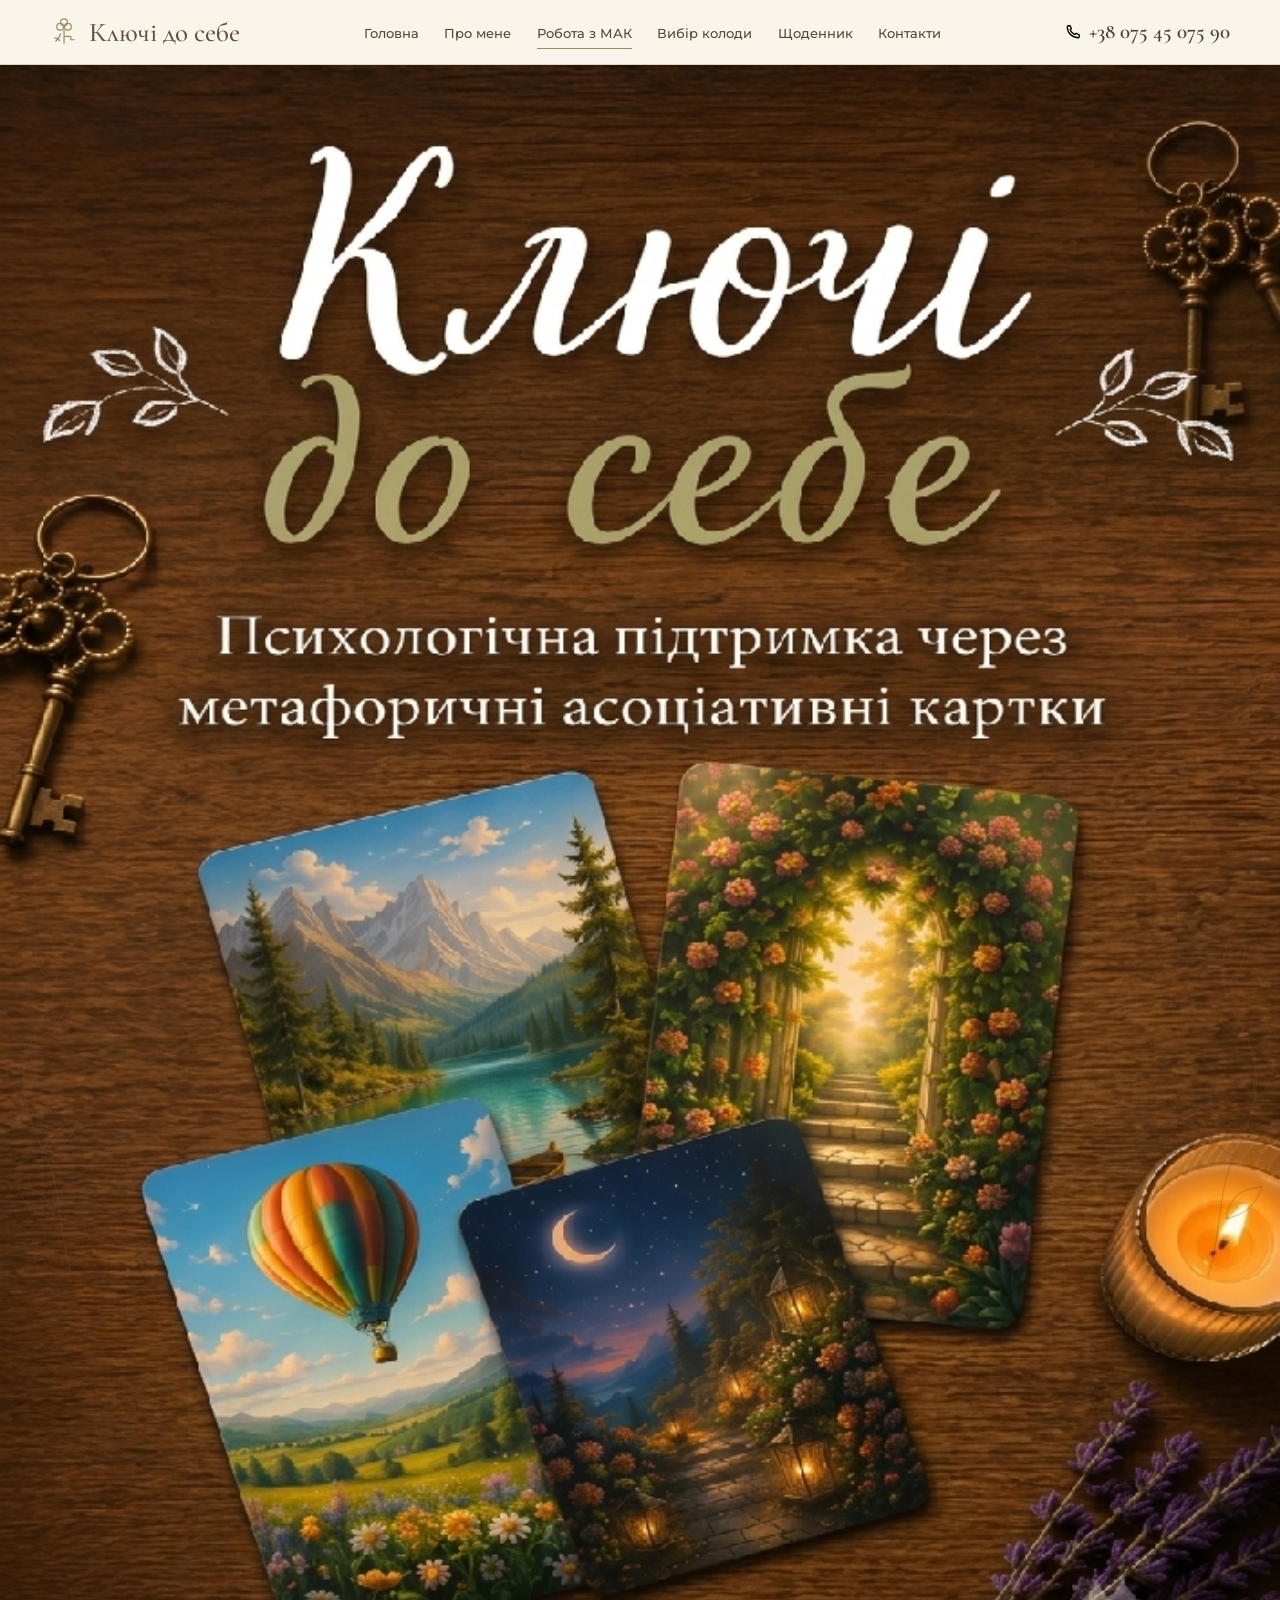
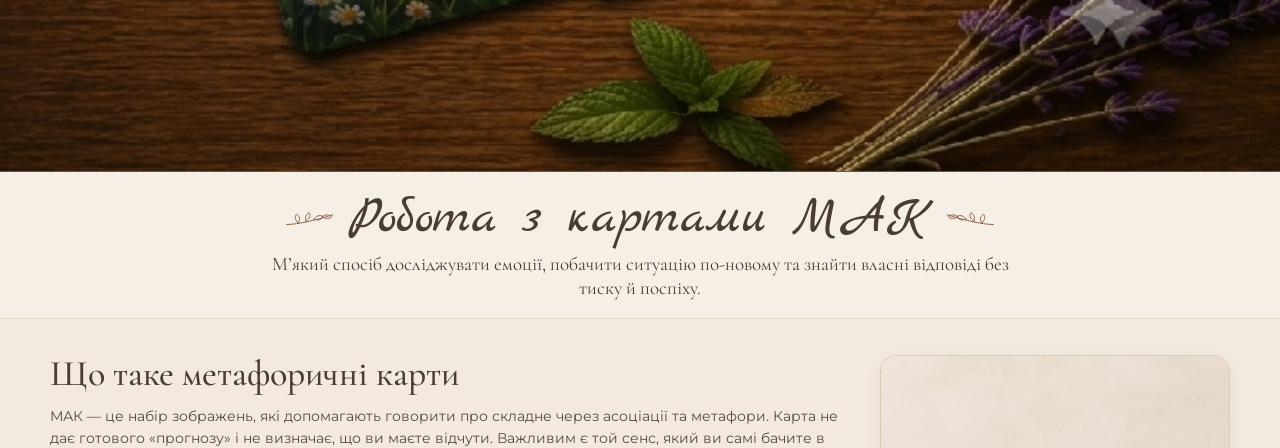
<file: mak.html>
<!DOCTYPE html>

<html lang="uk">
<head>
<meta charset="utf-8"/>
<meta content="width=device-width, initial-scale=1.0" name="viewport"/>
<title>Робота з метафоричними картами МАК | «Ключі до себе»</title>
<meta content="Метафоричні асоціативні карти для самопізнання, дослідження емоцій, стосунків і життєвих рішень. Телефон: +380754507590." name="description"/>
<meta content="метафоричні асоціативні карти, МАК, робота з МАК, психологічні карти, самопізнання" name="keywords"/>
<meta content="Олена — Ключі до себе" name="author"/>
<meta content="index, follow, max-image-preview:large, max-snippet:-1, max-video-preview:-1" name="robots"/>
<meta content="#6f7352" name="theme-color"/>
<link href="https://keystoself.com.ua/mak.html" rel="canonical"/>
<link href="assets/icons/favicon.svg" rel="icon" type="image/svg+xml"/>
<link href="site.webmanifest" rel="manifest"/>
<meta content="uk_UA" property="og:locale"/>
<meta content="website" property="og:type"/>
<meta content="Ключі до себе" property="og:site_name"/>
<meta content="Робота з метафоричними картами МАК | «Ключі до себе»" property="og:title"/>
<meta content="Метафоричні асоціативні карти для самопізнання, дослідження емоцій, стосунків і життєвих рішень. Телефон: +380754507590." property="og:description"/>
<meta content="https://keystoself.com.ua/mak.html" property="og:url"/>
<meta content="https://keystoself.com.ua/assets/images/mak-cards.jpg" property="og:image"/>
<meta content="Ключі до себе — психологічна підтримка" property="og:image:alt"/>
<meta content="summary_large_image" name="twitter:card"/>
<meta content="Робота з метафоричними картами МАК | «Ключі до себе»" name="twitter:title"/>
<meta content="Метафоричні асоціативні карти для самопізнання, дослідження емоцій, стосунків і життєвих рішень. Телефон: +380754507590." name="twitter:description"/>
<meta content="https://keystoself.com.ua/assets/images/mak-cards.jpg" name="twitter:image"/>
<meta content="OqQjgjxOYaDfPLeTILCCPl3YAwLQMFYE5xxrJE5mUZg" name="google-site-verification"/>
<link href="assets/css/style.css?v=20260705-deck6-frame" rel="stylesheet"/>
<script type="application/ld+json">{"@context":"https://schema.org","@graph":[{"@type":"WebSite","@id":"https://keystoself.com.ua/#website","url":"https://keystoself.com.ua/","name":"Ключі до себе","inLanguage":"uk-UA"},{"@type":"ProfessionalService","@id":"https://keystoself.com.ua/#service","name":"Ключі до себе","url":"https://keystoself.com.ua/","image":"https://keystoself.com.ua/assets/images/profile.jpg","telephone":"+380754507590","description":"Психологічна підтримка та робота з метафоричними асоціативними картами.","areaServed":{"@type":"Country","name":"Україна"},"sameAs":["https://t.me/olena_keystoself","https://t.me/keystoself_channel"],"contactPoint":{"@type":"ContactPoint","telephone":"+380754507590","contactType":"customer support","availableLanguage":["uk","ru"]}},{"@type":"Person","@id":"https://keystoself.com.ua/#olena","name":"Олена","jobTitle":"Фахівець з МАК","image":"https://keystoself.com.ua/assets/images/profile.jpg","telephone":"+380754507590","worksFor":{"@id":"https://keystoself.com.ua/#service"},"sameAs":["https://t.me/olena_keystoself","https://t.me/keystoself_channel"]}]}</script>
</head>
<body>
<header class="site-header">
<div class="container header-row">
<a aria-label="Ключі до себе — на головну" class="logo" href="index.html">
<svg aria-hidden="true" class="logo-mark" fill="none" stroke="currentColor" stroke-linecap="round" stroke-linejoin="round" stroke-width="2.5" viewbox="0 0 64 64"><circle cx="21" cy="20" r="7"></circle><circle cx="37" cy="20" r="7"></circle><circle cx="29" cy="11" r="7"></circle><path d="M29 27v27M29 40h14v7h7"></path><path d="M12 50c5-5 8-9 10-15M10 43c5 0 8 2 10 6"></path></svg>
<span class="logo-name">Ключі до себе</span>
</a>
<nav aria-label="Головне меню" class="main-nav"><a href="index.html">Головна</a>
<a href="about.html">Про мене</a>
<a href="mak.html">Робота з МАК</a>
<a href="cards.html">Вибір колоди</a>
<a href="blog.html">Щоденник</a>
<a href="#contacts">Контакти</a>
</nav>
<a class="mobile-cards-link" href="cards.html">Колоди</a>
<a aria-label="Зателефонувати" class="header-phone" data-phone-link="" href="tel:+380754507590">
<img alt="" aria-hidden="true" src="assets/icons/phone.svg"/><span data-phone="">+38 075 45 075 90</span>
</a>
<button aria-expanded="false" aria-label="Відкрити меню" class="mobile-toggle" type="button"><span></span><span></span><span></span></button>
</div>
</header>
<main class="site-main"><section aria-hidden="true" class="site-banner">
<picture class="site-banner-visual">
<source media="(max-width: 680px)" srcset="assets/images/hero-home-mobile.jpg"/>
<img alt="" height="682" src="assets/images/hero-home-desktop.jpg" width="2048"/>
</picture>
</section>
<section class="page-hero"><div class="container"><h1 class="page-script-title">Робота з картами МАК</h1><p>М’який спосіб досліджувати емоції, побачити ситуацію по-новому та знайти власні відповіді без тиску й поспіху.</p></div></section>
<section class="section"><div class="container mak-layout">
<div class="mak-copy">
<h2 class="content-heading">Що таке метафоричні карти</h2>
<p>МАК — це набір зображень, які допомагають говорити про складне через асоціації та метафори. Карта не дає готового «прогнозу» і не визначає, що ви маєте відчути. Важливим є той сенс, який ви самі бачите в обраному образі.</p>
<blockquote>Карта не відповідає замість вас — вона допомагає почути вашу власну відповідь.</blockquote>
<h2 class="content-heading">Як проходить зустріч</h2>
<div class="steps">
<div class="step"><div class="step-num">1</div><div><h3>Формулюємо запит</h3><p>Обговорюємо, що саме турбує зараз і який результат був би для вас корисним.</p></div></div>
<div class="step"><div class="step-num">2</div><div><h3>Обираємо карти</h3><p>Ви обираєте зображення відкрито або навмання — залежно від задачі та вашого комфорту.</p></div></div>
<div class="step"><div class="step-num">3</div><div><h3>Досліджуємо асоціації</h3><p>Через запитання й уважний діалог відкриваються почуття, сенси, обмеження та ресурси.</p></div></div>
<div class="step"><div class="step-num">4</div><div><h3>Знаходимо опору</h3><p>Наприкінці зустрічі формуємо висновки та маленький реальний крок, який можна зробити далі.</p></div></div>
</div>
<section aria-labelledby="online-title" class="online-format"><h2 class="content-heading" id="online-title">Дистанційний формат</h2><p>Онлайн-зустрічі дають змогу працювати з МАК у звичному й комфортному для вас просторі — без витрат часу на дорогу та незалежно від вашого місцезнаходження.</p><p>Під час зустрічі ви бачите карти на екрані, спокійно обираєте образи, які відгукуються, і ми разом досліджуємо ваші асоціації, почуття та можливі рішення.</p></section><h2 class="content-heading">З якими запитами можна працювати</h2>
<ul class="check-list"><li>стосунки з собою та іншими людьми;</li><li>тривога перед змінами;</li><li>пошук ресурсу та мотивації;</li><li>емоційна втома;</li><li>складний вибір;</li><li>самооцінка та особисті межі.</li></ul>
</div>
<img alt="Метафоричні асоціативні карти та свічка" class="mak-image" src="assets/images/mak-cards.jpg"/>
</div></section>
</main>
<section class="contact-band" id="contacts">
<div class="container contact-shell">
<div class="contact-decor">
<img alt="Невелика композиція зі свічкою, сухоцвітами, каменем і ключами" loading="lazy" src="assets/images/footer-decor.jpg"/>
</div>
<div class="contact-center">
<h2 class="ornament-title">Зв’язатися зі мною</h2>
<a class="phone-big" data-phone-link="" href="tel:+380754507590">
<img alt="" aria-hidden="true" src="assets/icons/phone.svg"/><span data-phone="">+38 075 45 075 90</span>
</a>
<div class="contact-actions">
<a class="social-btn telegram" data-telegram="" href="https://t.me/olena_keystoself" rel="noopener" target="_blank">
<img alt="" aria-hidden="true" src="assets/icons/telegram.svg"/><span>Написати в Telegram</span>
</a>
<a class="social-btn channel" data-telegram-channel="" href="https://t.me/keystoself_channel" rel="noopener" target="_blank">
<img alt="" aria-hidden="true" src="assets/icons/telegram.svg"/><span>Telegram-канал</span>
</a>
<a class="social-btn viber" data-viber="" href="viber://chat?number=%2B380754507590">
<img alt="" aria-hidden="true" src="assets/icons/viber.svg"/><span>Написати у Viber</span>
</a>
</div>
</div>
</div>
</section>
<footer class="site-footer">© 2026 «Ключі до себе». Усі права захищені.</footer>
<script src="assets/js/config.js"></script>
<script src="assets/js/main.js"></script>
</body>
</html>
</file>
<file: assets/css/style.css>
@import url("https://fonts.googleapis.com/css2?family=Cormorant+Garamond:wght@400;500;600&family=Marck+Script&family=Montserrat:wght@400;500;600&display=swap");

:root {
  --bg: #f3eadf;
  --paper: #fbf7ef;
  --paper-2: #f7f0e6;
  --ink: #493d31;
  --muted: #574a40;
  --line: #d8ccb9;
  --line-strong: #c4b394;
  --olive: #717552;
  --olive-dark: #575c3d;
  --gold: #9f8b60;
  --branch: #5e3b24;
  --telegram: #229ed9;
  --telegram-dark: #168ac0;
  --viber: #7360f2;
  --shadow: 0 10px 28px rgba(76, 56, 36, .09);
  --shadow-soft: 0 4px 15px rgba(76, 56, 36, .07);
  --radius: 16px;
  --max: 1180px;
}

* { box-sizing: border-box; }
html { scroll-behavior: smooth; }
body {
  margin: 0;
  overflow-x: hidden;
  color: var(--ink);
  background: var(--bg);
  font-family: "Montserrat", Arial, sans-serif;
  font-size: 14px;
  line-height: 1.55;
}
img { display: block; max-width: 100%; }
a { color: inherit; }
button, input, select { font: inherit; }
.container { width: min(var(--max), calc(100% - 36px)); margin-inline: auto; }
.sr-only {
  position: absolute !important;
  width: 1px !important;
  height: 1px !important;
  padding: 0 !important;
  margin: -1px !important;
  overflow: hidden !important;
  clip: rect(0, 0, 0, 0) !important;
  white-space: nowrap !important;
  border: 0 !important;
}
.site-main { position: relative; isolation: isolate; overflow: clip; }
.site-main::before,
.site-main::after {
  content: "";
  position: absolute;
  z-index: 4;
  top: 28%;
  width: 84px;
  height: 380px;
  background: url("../images/side-vine.svg") center / contain no-repeat;
  opacity: .28;
  pointer-events: none;
}
.site-main::before { left: 0; }
.site-main::after { right: 0; transform: scaleX(-1); }

/* Header */
.site-header {
  position: sticky;
  top: 0;
  z-index: 100;
  background: rgba(250, 245, 236, .97);
  border-bottom: 1px solid rgba(159, 139, 96, .3);
  backdrop-filter: blur(10px);
}
.header-row {
  display: grid;
  grid-template-columns: auto minmax(0, 1fr) auto;
  align-items: center;
  gap: 22px;
  min-height: 64px;
}
.logo {
  display: inline-flex;
  align-items: center;
  gap: 8px;
  color: #62523e;
  text-decoration: none;
  white-space: nowrap;
}
.logo-mark { width: 31px; height: 31px; color: var(--gold); }
.logo-name {
  font-family: "Cormorant Garamond", Georgia, serif;
  font-size: 27px;
  font-weight: 500;
  line-height: 1;
}
.main-nav {
  display: flex;
  align-items: center;
  justify-content: center;
  gap: clamp(16px, 2vw, 28px);
}
.main-nav a {
  position: relative;
  padding: 21px 0 18px;
  color: #54483d;
  text-decoration: none;
  font-size: 13px;
  font-weight: 500;
  white-space: nowrap;
}
.main-nav a::after {
  content: "";
  position: absolute;
  left: 50%;
  right: 50%;
  bottom: 13px;
  height: 1px;
  background: var(--gold);
  transition: .2s ease;
}
.main-nav a:hover::after,
.main-nav a.active::after { left: 0; right: 0; }
.header-phone {
  display: inline-flex;
  align-items: center;
  gap: 7px;
  text-decoration: none;
  font-family: "Cormorant Garamond", Georgia, serif;
  font-size: 21px;
  font-weight: 600;
  white-space: nowrap;
}
.header-phone img { width: 17px; height: 17px; }
.mobile-toggle {
  display: none;
  width: 42px;
  height: 42px;
  margin-left: auto;
  border: 0;
  background: transparent;
  cursor: pointer;
}
.mobile-toggle span {
  display: block;
  width: 25px;
  height: 2px;
  margin: 5px auto;
  background: #574b3c;
  transition: .2s ease;
}
.mobile-toggle[aria-expanded="true"] span:nth-child(1) { transform: translateY(7px) rotate(45deg); }
.mobile-toggle[aria-expanded="true"] span:nth-child(2) { opacity: 0; }
.mobile-toggle[aria-expanded="true"] span:nth-child(3) { transform: translateY(-7px) rotate(-45deg); }

/* Shared banner */
.hero,
.site-banner {
  position: relative;
  overflow: hidden;
}

.hero {
  display: block;
  margin: 0;
  padding: 0;
  line-height: 0;
  background: transparent;
  border: 0;
}

.site-banner {
  background: #4a2c19;
  border-bottom: 1px solid rgba(159, 139, 96, .42);
}
.hero-visual,
.site-banner-visual {
  display: block;
  width: 100%;
  line-height: 0;
}
.hero-visual img {
  display: block;
  width: 100%;
  height: auto;
  object-fit: cover;
  object-position: center;
}
.hero-copy {
  position: absolute !important;
  width: 1px !important;
  height: 1px !important;
  padding: 0 !important;
  margin: -1px !important;
  overflow: hidden !important;
  clip: rect(0, 0, 0, 0) !important;
  white-space: nowrap !important;
  border: 0 !important;
}
.hero-action {
  position: absolute;
  left: 27%;
  bottom: 18px;
  z-index: 3;
  display: flex;
  justify-content: center;
  padding: 0;
  background: transparent;
  border: 0;
  transform: translateX(-50%);
  line-height: normal;
}
.site-banner {
  width: 100%;
  height: auto;
  overflow: hidden;
}
.site-banner img {
  display: block;
  width: 100%;
  height: auto;
  object-fit: contain;
  object-position: center top;
}
.site-banner { padding: 0; }

/* Type and decorative headings */
h1, h2, h3 { color: var(--ink); }
.section { padding: 36px 0; }
.section-soft {
  background: rgba(248, 241, 231, .84);
  border-block: 1px solid rgba(159, 139, 96, .22);
}
.section-title,
.ornament-title,
.decorated-title,
.page-script-title {
  display: flex;
  align-items: center;
  justify-content: center;
  gap: 12px;
  text-align: center;
}
.section-title,
.ornament-title {
  margin: 0 0 20px;
  font-family: "Cormorant Garamond", Georgia, serif;
  font-size: clamp(34px, 3.6vw, 44px);
  font-weight: 500;
  line-height: 1.05;
}
.script-title,
.page-script-title,
.decorated-title {
  font-family: "Marck Script", cursive;
  font-weight: 400;
  letter-spacing: 0;
}
.script-title { font-size: clamp(42px, 4.5vw, 56px); }
.decorated-title {
  width: 100%;
  margin: 0 0 10px;
  font-size: clamp(32px, 2.8vw, 40px);
  line-height: 1.05;
}
.page-script-title {
  margin: 0;
  font-size: clamp(46px, 5.3vw, 66px);
  line-height: .98;
}
.section-title::before,
.section-title::after,
.ornament-title::before,
.ornament-title::after,
.decorated-title::before,
.decorated-title::after,
.page-script-title::before,
.page-script-title::after {
  content: "";
  width: 54px;
  height: 22px;
  flex: 0 0 54px;
  background: url("../images/title-branch.svg") center / contain no-repeat;
  opacity: .92;
}
.section-title::after,
.ornament-title::after,
.decorated-title::after,
.page-script-title::after { transform: scaleX(-1); }
.decorated-title::before,
.decorated-title::after {
  width: 42px;
  height: 18px;
  flex-basis: 42px;
}
.btn {
  display: inline-flex;
  align-items: center;
  justify-content: center;
  min-height: 42px;
  padding: 9px 21px;
  border: 1px solid var(--olive);
  border-radius: 999px;
  background: var(--olive);
  color: #fff;
  text-decoration: none;
  font-size: 13px;
  font-weight: 500;
  transition: transform .18s ease, background .18s ease, box-shadow .18s ease;
}
.btn:hover { transform: translateY(-2px); background: var(--olive-dark); box-shadow: var(--shadow-soft); }
.btn-small { min-height: 40px; padding: 9px 20px; font-size: 13px; }
.btn-outline { background: transparent; color: var(--olive-dark); }
.btn-outline:hover { color: #fff; }

/* Feature strip */
.features-shell {
  overflow: hidden;
  background: rgba(251, 247, 239, .9);
  border: 1px solid var(--line);
  border-radius: var(--radius);
  box-shadow: var(--shadow-soft);
}
.intro-grid { display: grid; grid-template-columns: 1.45fr repeat(4, 1fr); }
.intro-copy,
.benefit { min-height: 138px; padding: 17px 15px; }
.intro-copy h2 {
  margin: 0 0 8px;
  font-family: "Cormorant Garamond", Georgia, serif;
  font-size: 27px;
  font-weight: 500;
  line-height: 1.05;
}
.intro-copy p,
.benefit p { margin: 0; color: var(--muted); font-size: 13px; }
.benefit { text-align: center; border-left: 1px solid var(--line); }
.benefit svg { width: 36px; height: 36px; margin: 0 auto 7px; color: var(--gold); stroke: currentColor; }
.benefit h3 { margin: 0 0 4px; font-family: "Cormorant Garamond", Georgia, serif; font-size: 20px; font-weight: 500; }

/* Blog cards */
.cards-3,
.blog-grid { display: grid; grid-template-columns: repeat(3, minmax(0, 1fr)); gap: 18px; }
.card {
  display: flex;
  flex-direction: column;
  overflow: hidden;
  background: var(--paper);
  border: 1px solid var(--line);
  border-radius: var(--radius);
  box-shadow: var(--shadow-soft);
  transition: transform .2s ease, box-shadow .2s ease;
}
.card:hover { transform: translateY(-3px); box-shadow: var(--shadow); }
.card > img { width: 100%; aspect-ratio: 2 / 1; object-fit: cover; }
.card-body { display: flex; flex: 1; flex-direction: column; padding: 14px 16px 16px; }
.card h3 { margin: 0 0 5px; font-family: "Cormorant Garamond", Georgia, serif; font-size: 24px; font-weight: 500; line-height: 1.05; }
.card p { flex: 1; margin: 0 0 12px; color: var(--muted); font-size: 13px; }
.meta,
.article-date { margin-bottom: 5px; color: var(--gold); font-size: 10px; letter-spacing: .08em; text-transform: uppercase; }
.center-action { margin: 22px 0 0; text-align: center; }

/* Home panels */
.home-split { display: grid; grid-template-columns: 1.06fr .94fr; gap: 18px; }
.panel {
  padding: 19px;
  background: rgba(251, 247, 239, .95);
  border: 1px solid var(--line-strong);
  border-radius: 18px;
  box-shadow: var(--shadow-soft);
}
.about-panel {
  position: relative;
  display: grid;
  grid-template-columns: 165px minmax(0, 1fr);
  gap: 17px;
  align-items: start;
  overflow: hidden;
}
.home-profile {
  width: 165px;
  aspect-ratio: 4 / 5;
  object-fit: cover;
  object-position: center top;
  border: 1px solid #d6c8b3;
  border-radius: 85px 85px 18px 18px;
}
.panel p,
.panel li { color: var(--muted); font-size: 13px; }
.panel ul { padding-left: 18px; }
.home-cert-block { grid-column: 1 / -1; margin-top: 0; }
.home-cert-label { margin: 0 0 4px; text-align: center; font-family: "Cormorant Garamond", Georgia, serif; font-size: 20px; }
.home-cert-fan { position: relative; min-height: 126px; }
.home-cert-fan .cert {
  position: absolute;
  left: 50%;
  bottom: 0;
  width: 152px;
  aspect-ratio: 3 / 2;
  margin: 0;
  padding: 5px;
  overflow: hidden;
  box-sizing: border-box;
  background: #fff;
  border: 1px solid var(--line);
  border-radius: 8px;
  box-shadow: 0 8px 18px rgba(76, 56, 36, .14);
  transform-origin: 50% 100%;
  transition: transform .2s ease, box-shadow .2s ease;
}
.home-cert-fan .cert img {
  display: block;
  width: 100% !important;
  height: 100% !important;
  max-width: none;
  aspect-ratio: auto !important;
  object-fit: contain;
  border-radius: 4px;
}
.home-cert-fan .cert:nth-child(1) { z-index: 1; transform: translateX(-122px) rotate(-7deg); }
.home-cert-fan .cert:nth-child(2) { z-index: 3; transform: translateX(-50%) translateY(-6px); }
.home-cert-fan .cert:nth-child(3) { z-index: 2; transform: translateX(-30px) rotate(7deg); }
.home-cert-fan .cert:hover { z-index: 5; box-shadow: 0 16px 30px rgba(76, 56, 36, .20); }
.home-cert-fan .cert:nth-child(1):hover { transform: translateX(-122px) translateY(-7px) rotate(-5deg) scale(1.10); }
.home-cert-fan .cert:nth-child(2):hover { transform: translateX(-50%) translateY(-14px) scale(1.10); }
.home-cert-fan .cert:nth-child(3):hover { transform: translateX(-30px) translateY(-7px) rotate(5deg) scale(1.10); }
.mak-panel { display: grid; grid-template-columns: 1.05fr .95fr; gap: 18px; align-items: center; }
.mak-panel-image { width: 100%; aspect-ratio: 4 / 3; object-fit: cover; border: 1px solid var(--line); border-radius: 14px; }
.check-list { list-style: none; padding: 0; margin: 13px 0 17px; }
.check-list li { position: relative; margin: 6px 0; padding-left: 21px; color: var(--muted); }
.check-list li::before { content: "✓"; position: absolute; left: 0; color: var(--olive); font-weight: 700; }

/* Page heading */
.page-hero {
  padding: 22px 0 18px;
  background: rgba(247, 240, 230, .96);
  border-bottom: 1px solid rgba(159, 139, 96, .24);
}
.page-hero .container { text-align: center; }
.page-hero h1:not(.page-script-title) {
  margin: 0 0 7px;
  font-family: "Cormorant Garamond", Georgia, serif;
  font-size: clamp(38px, 4.7vw, 54px);
  font-weight: 500;
  line-height: 1;
}
.page-hero p {
  max-width: 760px;
  margin: 7px auto 0;
  color: #4b4037;
  font-family: "Cormorant Garamond", Georgia, serif;
  font-size: 19px;
  line-height: 1.25;
}

/* About */
.about-frame {
  position: relative;
  display: grid;
  grid-template-columns: minmax(230px, 310px) 1fr;
  gap: 24px;
  align-items: start;
  padding: clamp(22px, 3vw, 34px);
  overflow: hidden;
  background: rgba(251, 247, 239, .95);
  border: 1px solid var(--line-strong);
  border-radius: 20px;
  box-shadow: var(--shadow);
}
.about-frame::before,
.about-frame::after {
  content: "";
  position: absolute;
  width: 110px;
  height: 210px;
  background: url("../images/side-vine.svg") center / contain no-repeat;
  opacity: .13;
  pointer-events: none;
}
.about-frame::before { left: -48px; bottom: -42px; transform: rotate(20deg); }
.about-frame::after { right: -48px; top: -48px; transform: rotate(190deg); }
.about-photo { width: 100%; aspect-ratio: 4 / 5; object-fit: cover; object-position: center top; border: 1px solid #d6c8b3; border-radius: 155px 155px 20px 20px; }
.about-text h2 { margin: 0 0 12px; font-family: "Cormorant Garamond", Georgia, serif; font-size: 39px; font-weight: 500; line-height: 1.05; }
.about-text p { color: var(--muted); }
.about-text h3 { margin: 20px 0 7px; font-family: "Cormorant Garamond", Georgia, serif; font-size: 26px; font-weight: 500; }
.cert-section { margin-top: 32px; }
.cert-fan { position: relative; min-height: 330px; margin-top: 10px; }
.cert-fan .cert {
  position: absolute;
  left: 50%;
  bottom: 24px;
  width: min(29vw, 310px);
  aspect-ratio: 3 / 2;
  margin: 0;
  padding: 9px;
  overflow: hidden;
  box-sizing: border-box;
  background: #fff;
  border: 1px solid var(--line);
  border-radius: 11px;
  box-shadow: 0 13px 28px rgba(76, 56, 36, .13);
  transform-origin: 50% 100%;
  transition: transform .2s ease, box-shadow .2s ease;
}
.cert-fan .cert img {
  display: block;
  width: 100% !important;
  height: 100% !important;
  max-width: none;
  aspect-ratio: auto !important;
  object-fit: contain;
  border-radius: 7px;
}
.cert-fan .cert-1 { z-index: 1; transform: translateX(-112%) rotate(-8deg); }
.cert-fan .cert-2 { z-index: 3; transform: translateX(-50%) translateY(-16px); }
.cert-fan .cert-3 { z-index: 2; transform: translateX(12%) rotate(8deg); }
.cert-fan .cert:hover { z-index: 5; box-shadow: 0 19px 36px rgba(76, 56, 36, .20); }
.cert-fan .cert-1:hover { transform: translateX(-112%) translateY(-10px) rotate(-5deg) scale(1.08); }
.cert-fan .cert-2:hover { transform: translateX(-50%) translateY(-26px) scale(1.08); }
.cert-fan .cert-3:hover { transform: translateX(12%) translateY(-10px) rotate(5deg) scale(1.08); }

/* MAK */
.mak-layout { display: grid; grid-template-columns: minmax(0, 1fr) 350px; gap: 24px; align-items: start; }
.content-heading { margin: 0 0 10px; font-family: "Cormorant Garamond", Georgia, serif; font-size: 36px; font-weight: 500; line-height: 1.05; }
.mak-copy p { color: var(--muted); }
.mak-copy blockquote,
.article-content blockquote { margin: 18px 0; padding: 16px 19px; background: #efe6d7; border-left: 3px solid var(--gold); color: #5e5144; font-family: "Cormorant Garamond", Georgia, serif; font-size: 19px; font-style: italic; }
.mak-image { position: sticky; top: 82px; width: 100%; aspect-ratio: 4 / 5; object-fit: cover; border: 1px solid var(--line); border-radius: 16px; box-shadow: var(--shadow-soft); }
.steps { display: grid; gap: 10px; margin: 15px 0 21px; }
.step { display: grid; grid-template-columns: 44px 1fr; gap: 13px; padding: 13px; background: var(--paper); border: 1px solid var(--line); border-radius: 14px; }
.step-num { width: 42px; height: 42px; display: grid; place-items: center; border-radius: 50%; background: var(--olive); color: #fff; font-family: "Cormorant Garamond", Georgia, serif; font-size: 22px; }
.step h3 { margin: 0 0 3px; font-family: "Cormorant Garamond", Georgia, serif; font-size: 23px; font-weight: 500; }
.step p { margin: 0; color: var(--muted); }
.online-format { margin: 19px 0 18px; padding: 16px 18px 14px; background: rgba(244, 237, 225, .72); border: 1px solid var(--line); border-radius: var(--radius); box-shadow: var(--shadow-soft); }
.online-format .content-heading { margin-top: 0; }
.online-format p:last-child { margin-bottom: 0; }

/* Blog and articles */
.blog-controls { display: flex; justify-content: space-between; align-items: center; gap: 14px; flex-wrap: wrap; margin-bottom: 20px; }
.filter-group { display: flex; gap: 8px; flex-wrap: wrap; }
.filter-btn,
.sort-select { padding: 8px 13px; border: 1px solid var(--line-strong); background: #fffdf8; color: var(--ink); }
.filter-btn { border-radius: 999px; cursor: pointer; }
.filter-btn.active { background: var(--olive); border-color: var(--olive); color: #fff; }
.sort-select { border-radius: 10px; }
.blog-card.hidden { display: none; }
.content-grid { display: grid; grid-template-columns: minmax(0, 1fr) 260px; gap: 24px; }
.article-content,
.sidebar-box { background: var(--paper); border: 1px solid var(--line); border-radius: var(--radius); box-shadow: var(--shadow-soft); }
.article-content { padding: clamp(21px, 3vw, 32px); }
.article-cover { width: 100%; aspect-ratio: 2 / 1; object-fit: cover; border-radius: 12px; margin-bottom: 20px; }
.article-content h2 { margin: 24px 0 9px; font-family: "Cormorant Garamond", Georgia, serif; font-size: 31px; font-weight: 500; line-height: 1.08; }
.article-content p,
.article-content li { color: var(--muted); }
.back-link { display: inline-block; margin-bottom: 14px; color: var(--olive-dark); }
.sidebar-box { position: sticky; top: 82px; height: max-content; padding: 20px; }
.sidebar-box h3 { margin: 0 0 10px; font-family: "Cormorant Garamond", Georgia, serif; font-size: 26px; font-weight: 500; }
.sidebar-box a { display: block; margin: 9px 0; color: var(--olive-dark); }
.sidebar-divider { margin: 17px 0; border: 0; border-top: 1px solid var(--line); }

/* Contact */
.contact-band { padding: 15px 0; background: #e7dfd1; border-block: 1px solid #cfc1aa; }
.contact-shell {
  display: grid;
  grid-template-columns: minmax(320px, 370px) minmax(0, 1fr);
  gap: 30px;
  align-items: center;
}
.contact-decor {
  position: relative;
  width: 100%;
  justify-self: start;
}
.contact-decor::after { content: ""; position: absolute; inset: -7px; border: 1px solid rgba(159, 139, 96, .3); border-radius: 16px; pointer-events: none; }
.contact-decor img {
  display: block;
  width: 100%;
  height: auto;
  aspect-ratio: 370 / 170;
  object-fit: cover;
  object-position: center;
  border-radius: 12px;
}
.contact-center { text-align: center; }
.contact-center h2 { margin-bottom: 3px; }
.phone-big { display: inline-flex; align-items: center; gap: 8px; margin-bottom: 11px; color: #4b3b2a; text-decoration: none; font-family: "Cormorant Garamond", Georgia, serif; font-size: 29px; font-weight: 600; }
.phone-big img { width: 19px; height: 19px; }
.contact-actions { display: flex; justify-content: center; gap: 9px; flex-wrap: wrap; }
.social-btn { display: inline-flex; align-items: center; justify-content: center; gap: 7px; min-width: 170px; padding: 9px 14px; border: 0; border-radius: 999px; color: #fff; text-decoration: none; font-size: 12px; font-weight: 600; box-shadow: 0 4px 11px rgba(0, 0, 0, .12); transition: transform .18s ease, filter .18s ease; }
.social-btn:hover { transform: translateY(-2px); filter: brightness(.97); }
.social-btn img { width: 18px; height: 18px; }
.telegram { background: var(--telegram); }
.channel { background: var(--telegram-dark); }
.viber { background: var(--viber); }
.site-footer { padding: 9px 18px; background: #6f7352; color: #f8f3e9; text-align: center; font-size: 10px; }

@media (max-width: 1060px) {
  .header-row { gap: 17px; }
  .main-nav { gap: 16px; }
  .main-nav a { font-size: 13px; }
  .header-phone { font-size: 21px; }
  .intro-grid { grid-template-columns: repeat(2, 1fr); }
  .intro-copy { grid-column: 1 / -1; }
  .benefit:nth-child(even) { border-left: 0; }
  .home-split { grid-template-columns: 1fr; }
}


@media (max-width: 1160px) {
  .deck-gallery-grid { grid-template-columns: repeat(5, minmax(0, 1fr)); }
}
@media (max-width: 900px) {
  .header-row { grid-template-columns: auto 1fr auto auto; gap: 10px; min-height: 62px; }
  .main-nav {
    display: none;
    position: absolute;
    left: 0;
    right: 0;
    top: 62px;
    padding: 8px 22px 16px;
    background: rgba(250, 245, 236, .99);
    border-bottom: 1px solid var(--line);
    box-shadow: var(--shadow-soft);
    flex-direction: column;
    align-items: stretch;
    gap: 0;
  }
  .main-nav.open { display: flex; }
  .main-nav a { padding: 10px 0; font-size: 13px; }
  .main-nav a::after { bottom: 5px; }
  .header-phone {
    display: inline-flex;
    align-items: center;
    gap: 5px;
    font-size: 18px;
    justify-self: end;
  }
  .mobile-toggle { display: block; }
  .cards-3,
  .blog-grid { grid-template-columns: repeat(2, minmax(0, 1fr)); }
  .about-frame,
  .mak-layout,
  .content-grid { grid-template-columns: 1fr; }
  .about-photo { max-width: 380px; margin-inline: auto; }
  .mak-image,
  .sidebar-box { position: static; }
  .contact-shell { grid-template-columns: 1fr; justify-items: center; }
  .contact-decor {
    width: min(100%, 420px);
    justify-self: center;
  }
}

@media (max-width: 680px) {
  .home-deck-preview { grid-template-columns: repeat(3, minmax(0, 1fr)); gap: 14px; max-width: 360px; }
  .site-main::before,
  .site-main::after {
    width: 46px;
    height: 250px;
    opacity: .16;
  }

  .container { width: min(var(--max), calc(100% - 24px)); }
  body { font-size: 13px; }
  .site-main::before,
  .site-main::after { width: 38px; height: 220px; opacity: .13; }
  .header-row {
    grid-template-columns: auto 1fr auto auto;
    gap: 6px;
    min-height: 58px;
  }
  .logo-mark { width: 28px; height: 28px; }
  .logo-name { font-size: 21px; }
  .header-phone {
    display: inline-flex;
    gap: 4px;
    font-size: 16px;
    white-space: nowrap;
  }
  .header-phone img {
    width: 15px;
    height: 15px;
  }
  .mobile-toggle {
    width: 38px;
    height: 38px;
  }
  .main-nav { top: 58px; }
  .hero-action {
    position: absolute;
    left: 50%;
    bottom: 14px;
    z-index: 3;
    padding: 0;
    transform: translateX(-50%);
  }
  .hero-action .btn { min-height: 35px; padding: 6px 16px; font-size: 11px; }
  .section { padding: 32px 0; }
  .section-title,
  .ornament-title,
  .decorated-title,
  .page-script-title { gap: 5px; }
  .section-title,
  .ornament-title { font-size: 34px; }
  .script-title { font-size: 43px; }
  .page-script-title { font-size: 45px; }
  .decorated-title { font-size: 32px; }
  .section-title::before,
  .section-title::after,
  .ornament-title::before,
  .ornament-title::after,
  .page-script-title::before,
  .page-script-title::after { width: 39px; height: 18px; flex-basis: 39px; }
  .decorated-title::before,
  .decorated-title::after { width: 24px; height: 15px; flex-basis: 24px; }
  .page-hero { padding: 21px 0 19px; }
  .page-hero p { font-size: 17px; }
  .cards-3,
  .blog-grid { grid-template-columns: 1fr; }
  .intro-grid { grid-template-columns: repeat(2, minmax(0, 1fr)); }
  .intro-copy { grid-column: 1 / -1; }
  .intro-copy,
  .benefit { min-height: 0; padding: 16px 11px; border-bottom: 1px solid var(--line); }
  .benefit { border-left: 1px solid var(--line); }
  .benefit:nth-child(2),
  .benefit:nth-child(4) { border-left: 0; }
  .benefit:nth-last-child(-n+2) { border-bottom: 0; }
  .about-panel { grid-template-columns: 1fr; padding: 16px; }
  .home-profile { width: 100%; aspect-ratio: 4 / 3; object-position: center 24%; border-radius: 14px; }
  .home-cert-fan { min-height: 120px; }
  .home-cert-fan .cert { width: 42vw; max-width: 148px; }
  .home-cert-fan .cert:nth-child(1) { transform: translateX(-84%) rotate(-7deg); }
  .home-cert-fan .cert:nth-child(2) { transform: translateX(-50%) translateY(-5px); }
  .home-cert-fan .cert:nth-child(3) { transform: translateX(-16%) rotate(7deg); }
  .mak-panel { grid-template-columns: 1fr; padding: 16px; }
  .mak-panel-image { order: -1; aspect-ratio: 4 / 3; }
  .about-frame { gap: 22px; padding: 16px; }
  .about-photo { max-width: none; aspect-ratio: 4 / 3; object-position: center 24%; border-radius: 14px; }
  .about-text h2 { font-size: 34px; }
  .cert-section { margin-top: 34px; }
  .cert-fan { min-height: 252px; }
  .cert-fan .cert { width: 62vw; max-width: 238px; padding: 7px; }
  .cert-fan .cert-1 { transform: translateX(-77%) rotate(-7deg); }
  .cert-fan .cert-2 { transform: translateX(-50%) translateY(-12px); }
  .cert-fan .cert-3 { transform: translateX(-23%) rotate(7deg); }
  .content-heading { font-size: 32px; }
  .article-content { padding: 18px; }
  .article-content h2 { font-size: 28px; }
  .contact-band { padding: 20px 0 23px; }
  .contact-decor img {
    width: 100%;
    height: auto;
    aspect-ratio: 370 / 170;
  }
  .phone-big { font-size: 27px; }
  .contact-actions { width: 100%; flex-direction: column; align-items: center; }
  .social-btn { width: min(100%, 290px); }
}


@media (max-width: 680px) {
  .hero-visual img {
    display: block;
    width: 100%;
    height: auto;
    object-fit: contain;
    object-position: center top;
  }

  .hero::after {
    display: none;
  }

  .hero-copy {
    display: none !important;
  }

  .hero-action {
    position: absolute;
    left: 50%;
    bottom: 14px;
    z-index: 3;
    padding: 0;
    transform: translateX(-50%);
  }

  .site-banner {
    height: auto;
  }

  .site-banner img,
  .site-banner-visual img {
    display: block;
    width: 100%;
    height: auto;
    object-fit: contain;
    object-position: center top;
  }

  .section { padding: 27px 0; }
  .page-hero { padding: 17px 0 15px; }
  .contact-band { padding: 16px 0 18px; }
}

@media (max-width: 520px) {
  .logo-name {
    display: none;
  }

  .header-row {
    grid-template-columns: auto 1fr auto auto;
  }

  .header-phone {
    font-size: 15px;
  }
}


@media (min-width: 681px) {
  .section-title.script-title,
  .decorated-title,
  .page-script-title {
    font-family: "Marck Script", cursive !important;
    font-weight: 400 !important;
    font-style: normal;
    font-synthesis: none;
    -webkit-text-stroke: 0 transparent;
    text-shadow: none;
  }

  .section-title.script-title {
    font-size: 48px;
  }

  .decorated-title {
    font-size: 37px;
  }

  .page-script-title {
    font-size: 52px;
  }
}

@media (prefers-reduced-motion: reduce) {
  html { scroll-behavior: auto; }
  *, *::before, *::after { transition: none !important; }
}

/* Deck choice page */
.cards-page .page-hero {
  padding-top: 34px;
  padding-bottom: 28px;
}
.cards-hero p {
  max-width: 820px;
}
.deck-choice-section {
  padding-top: 34px;
}
.deck-choice-intro {
  max-width: 820px;
  margin: 0 auto 26px;
  text-align: center;
}
.deck-choice-intro .content-heading {
  margin-bottom: 8px;
}
.deck-choice-intro p {
  margin: 0;
  color: #4b4037;
  font-family: "Cormorant Garamond", Georgia, serif;
  font-size: 20px;
  line-height: 1.25;
}
.deck-choice-grid {
  display: grid;
  grid-template-columns: repeat(3, minmax(0, 1fr));
  column-gap: 26px;
  row-gap: 42px;
  align-items: stretch;
}
.deck-choice-card {
  position: relative;
  overflow: hidden;
  background: rgba(251, 247, 239, .96);
  border: 1px solid var(--line-strong);
  border-radius: 18px;
  box-shadow: var(--shadow-soft);
  transition: transform .2s ease, box-shadow .2s ease, border-color .2s ease;
}
.deck-choice-card::before,
.deck-choice-card::after {
  content: "";
  position: absolute;
  width: 72px;
  height: 142px;
  background: url("../images/side-vine.svg") center / contain no-repeat;
  opacity: .10;
  pointer-events: none;
}
.deck-choice-card::before {
  left: -34px;
  bottom: -32px;
  transform: rotate(18deg);
}
.deck-choice-card::after {
  right: -34px;
  top: -34px;
  transform: rotate(194deg);
}
.deck-choice-card:hover {
  transform: translateY(-4px);
  box-shadow: var(--shadow);
  border-color: var(--gold);
}
.deck-choice-card a {
  position: relative;
  z-index: 1;
  display: flex;
  min-height: 100%;
  flex-direction: column;
  padding: 18px;
  text-decoration: none;
}
.deck-choice-card h2 {
  margin: 0 0 14px;
  text-align: center;
  font-family: "Marck Script", cursive;
  font-size: 30px;
  font-weight: 400;
  line-height: 1.05;
}
.deck-preview-row {
  display: grid;
  grid-template-columns: repeat(4, minmax(0, 1fr));
  gap: 8px;
  margin-bottom: 14px;
}
.deck-preview-row img {
  width: 100%;
  aspect-ratio: 3 / 4;
  object-fit: cover;
  object-position: center;
  border: 1px solid var(--line);
  border-radius: 10px;
  background: #efe6d7;
  box-shadow: 0 4px 12px rgba(76, 56, 36, .08);
}

.deck-preview-row img.deck-fallback {
  filter: sepia(.12) saturate(.86);
}

.deck-choice-card p {
  flex: 1;
  margin: 0 0 14px;
  color: #4b4037;
  text-align: center;
  font-size: 14px;
}
.deck-open {
  display: inline-flex;
  align-self: center;
  justify-content: center;
  min-height: 40px;
  padding: 9px 22px;
  border: 1px solid var(--olive);
  border-radius: 999px;
  color: #fff;
  background: var(--olive);
  font-size: 14px;
  font-weight: 600;
}
.deck-choice-card:hover .deck-open {
  background: var(--olive-dark);
  color: #fff;
}

@media (max-width: 1160px) {
  .deck-gallery-grid { grid-template-columns: repeat(5, minmax(0, 1fr)); }
}
@media (max-width: 900px) {
  .deck-choice-grid {
    grid-template-columns: repeat(2, minmax(0, 1fr));
    column-gap: 18px;
    row-gap: 32px;
  }
}
@media (max-width: 680px) {
  .deck-choice-grid {
    grid-template-columns: 1fr;
    row-gap: 24px;
  }
  .deck-choice-card a {
    padding: 16px;
  }
  .deck-choice-card h2 {
    font-size: 28px;
  }
  .deck-choice-intro p {
    font-size: 17px;
  }
}


/* Deck access */
.deck-closed-card {
  max-width: 760px;
  margin: 0 auto;
  padding: 34px 28px;
  text-align: center;
  background: rgba(251, 247, 239, .96);
  border: 1px solid var(--line-strong);
  border-radius: 20px;
  box-shadow: var(--shadow-soft);
}
.deck-closed-card p {
  color: var(--muted);
  font-size: 15px;
  margin: 0 0 18px;
}
.deck-page-back {
  display: inline-flex;
  align-items: center;
  justify-content: center;
  min-height: 40px;
  padding: 9px 20px;
  border-radius: 999px;
  background: var(--olive);
  color: #fff;
  text-decoration: none;
  font-size: 13px;
  font-weight: 400;
  box-shadow: var(--shadow-soft);
}
.deck-page-back:hover { background: var(--olive-dark); }


/* Final gallery/mobile readable fixes */
body, p, li, .deck-choice-intro p, .cards-hero p, .deck-choice-card p { color: #4b4037; }
.main-nav a { font-size: 13px; }
.header-phone { font-size: 21px; }
.mobile-cards-link { display: none; align-items: center; justify-content: center; min-height: 34px; padding: 7px 12px; border: 1px solid var(--olive); border-radius: 999px; background: var(--olive); color: #fff; text-decoration: none; font-size: 13px; font-weight: 600; white-space: nowrap; }
.deck-choice-card h2 { font-family: "Marck Script", cursive !important; font-weight: 400 !important; font-size: 30px; }
.deck-closed-card p { color: #4b4037; font-size: 19px; line-height: 1.45; }
.deck-open-intro { max-width: 820px; margin: 0 auto 22px; text-align: center; color: #4b4037; font-family: "Cormorant Garamond", Georgia, serif; font-size: 21px; line-height: 1.35; }
.deck-gallery-section { padding-top: 28px; }
.deck-gallery-grid { display: grid; grid-template-columns: repeat(6, minmax(0, 1fr)); gap: 28px 24px; align-items: start; }
.deck-gallery-item { margin: 0; text-align: center; }
.deck-gallery-item a { display: block; text-decoration: none; color: inherit; }
.deck-card-number { display: block; margin-bottom: 6px; color: #4b3527; font-family: "Cormorant Garamond", Georgia, serif; font-size: 25px; font-weight: 700; line-height: 1; }
.deck-card-frame { display: flex; align-items: center; justify-content: center; width: 100%; aspect-ratio: 1 / 1; padding: 7px; border: 1px solid var(--line-strong); border-radius: 14px; background: rgba(251,247,239,.98); box-shadow: var(--shadow-soft); overflow: hidden; }
.deck-card-frame img { width: 100%; height: 100%; object-fit: contain; border-radius: 9px; user-select: none; -webkit-user-drag: none; }
.deck-card-frame:hover { border-color: var(--gold); box-shadow: var(--shadow); }
.home-deck-panel { text-align: center; }
.home-deck-preview { display: grid; grid-template-columns: repeat(6, minmax(0, 1fr)); gap: 18px; max-width: 760px; margin: 18px auto 24px; }
.home-deck-preview img { aspect-ratio: 3 / 4; object-fit: cover; border-radius: 10px; border: 1px solid var(--line); box-shadow: var(--shadow-soft); }

@media (max-width: 1160px) {
  .deck-gallery-grid { grid-template-columns: repeat(5, minmax(0, 1fr)); }
}
@media (max-width: 900px) {
  .header-row { grid-template-columns: auto 1fr auto auto auto; }
  .mobile-cards-link { display: inline-flex; justify-self: end; }
  .main-nav a { font-size: 14px; }
  .header-phone { font-size: 18px; }
  .deck-gallery-grid { grid-template-columns: repeat(4, minmax(0, 1fr)); gap: 22px 16px; }
}
@media (max-width: 680px) {
  .header-row { grid-template-columns: auto 1fr auto auto auto; }
  .mobile-cards-link { min-height: 31px; padding: 6px 10px; font-size: 12px; }
  .header-phone { font-size: 16px; }
  .deck-gallery-grid { grid-template-columns: repeat(2, minmax(0, 1fr)); gap: 20px 14px; }
  .deck-card-number { font-size: 23px; }
}
@media (max-width: 420px) {
  .mobile-cards-link { padding: 5px 8px; font-size: 11px; }
  .header-phone span { display: none; }
  .header-phone img { width: 18px; height: 18px; }
}

/* Home deck announcement: make text match the rest of the home page */
.home-deck-panel p {
  max-width: 760px;
  margin: 0 auto 16px;
  color: #4b4037;
  font-size: 16px;
  line-height: 1.65;
}
.home-deck-panel .btn {
  font-size: 14px;
}
@media (max-width: 680px) {
  .home-deck-panel p {
    font-size: 15px;
    line-height: 1.6;
  }
}

/* Deck status frame: open/closed */
.deck-status-card {
  max-width: 820px;
  margin: 18px auto 0;
  padding: 24px 28px;
  border: 1px solid var(--line-strong);
  border-radius: 22px;
  background: rgba(251,247,239,.92);
  box-shadow: var(--shadow-soft);
  text-align: center;
}
.deck-status-card p {
  margin: 0 auto 18px;
  color: #4b4037;
  font-size: 19px;
  line-height: 1.5;
}
.deck-status-card .deck-page-back {
  font-size: 14px;
  padding: 10px 22px;
}


/* Deck pages: one status panel and a six-column large-card gallery */
[hidden] {
  display: none !important;
}

.deck-status-card {
  max-width: 820px;
}

.deck-status-card p {
  margin: 0 auto 18px;
}

.deck-gallery-section .container {
  width: min(1240px, calc(100% - 36px));
}

.deck-gallery-grid {
  grid-template-columns: repeat(6, minmax(0, 1fr));
  gap: 30px 20px;
}

.deck-card-frame {
  padding: 5px;
  border-radius: 15px;
}

.deck-card-frame img {
  border-radius: 10px;
}

@media (max-width: 1020px) {
  .deck-gallery-grid {
    grid-template-columns: repeat(5, minmax(0, 1fr));
    gap: 26px 18px;
  }
}

@media (max-width: 840px) {
  .deck-gallery-grid {
    grid-template-columns: repeat(4, minmax(0, 1fr));
    gap: 22px 16px;
  }
}

@media (max-width: 620px) {
  .deck-gallery-section .container {
    width: min(100% - 24px, 1240px);
  }

  .deck-gallery-grid {
    grid-template-columns: repeat(2, minmax(0, 1fr));
    gap: 20px 14px;
  }
}


@media (hover: none), (max-width: 680px) {
  .home-cert-fan .cert:hover,
  .cert-fan .cert:hover { box-shadow: 0 8px 18px rgba(76, 56, 36, .14); }
  .home-cert-fan .cert:nth-child(1):hover { transform: translateX(-84%) rotate(-7deg); }
  .home-cert-fan .cert:nth-child(2):hover { transform: translateX(-50%) translateY(-5px); }
  .home-cert-fan .cert:nth-child(3):hover { transform: translateX(-16%) rotate(7deg); }
  .cert-fan .cert-1:hover { transform: translateX(-77%) rotate(-7deg); }
  .cert-fan .cert-2:hover { transform: translateX(-50%) translateY(-12px); }
  .cert-fan .cert-3:hover { transform: translateX(-23%) rotate(7deg); }
}

/* Certificate thumbnails: keep the original proportions and a clean fan layout.
   The enlarged certificate viewer is intentionally not changed here. */
.home-cert-fan,
.cert-fan {
  isolation: isolate;
  overflow: visible;
}

.home-cert-fan {
  min-height: 132px;
  max-width: 390px;
  margin: 0 auto;
}

.home-cert-fan .cert,
.cert-fan .cert {
  height: auto;
  aspect-ratio: auto;
}

.home-cert-fan .cert img,
.cert-fan .cert img {
  display: block;
  width: 100% !important;
  height: auto !important;
  max-width: 100%;
  aspect-ratio: auto !important;
  object-fit: contain;
}

.home-cert-fan .cert:nth-child(1) {
  transform: translateX(-108%) rotate(-7deg);
}

.home-cert-fan .cert:nth-child(2) {
  transform: translateX(-50%) translateY(-8px);
}

.home-cert-fan .cert:nth-child(3) {
  transform: translateX(8%) rotate(7deg);
}

.home-cert-fan .cert:nth-child(1):hover {
  transform: translateX(-108%) translateY(-8px) rotate(-5deg) scale(1.07);
}

.home-cert-fan .cert:nth-child(2):hover {
  transform: translateX(-50%) translateY(-17px) scale(1.07);
}

.home-cert-fan .cert:nth-child(3):hover {
  transform: translateX(8%) translateY(-8px) rotate(5deg) scale(1.07);
}

.cert-fan {
  min-height: 330px;
  max-width: 940px;
  margin: 10px auto 0;
}

.cert-fan .cert-1 {
  transform: translateX(-108%) rotate(-8deg);
}

.cert-fan .cert-2 {
  transform: translateX(-50%) translateY(-16px);
}

.cert-fan .cert-3 {
  transform: translateX(8%) rotate(8deg);
}

.cert-fan .cert-1:hover {
  transform: translateX(-108%) translateY(-10px) rotate(-5deg) scale(1.06);
}

.cert-fan .cert-2:hover {
  transform: translateX(-50%) translateY(-26px) scale(1.06);
}

.cert-fan .cert-3:hover {
  transform: translateX(8%) translateY(-10px) rotate(5deg) scale(1.06);
}

@media (max-width: 680px) {
  .home-cert-fan {
    min-height: 126px;
    max-width: 340px;
  }

  .home-cert-fan .cert:nth-child(1) {
    transform: translateX(-104%) rotate(-7deg);
  }

  .home-cert-fan .cert:nth-child(2) {
    transform: translateX(-50%) translateY(-5px);
  }

  .home-cert-fan .cert:nth-child(3) {
    transform: translateX(4%) rotate(7deg);
  }

  .cert-fan {
    min-height: 268px;
  }

  .cert-fan .cert-1 {
    transform: translateX(-76%) rotate(-7deg);
  }

  .cert-fan .cert-2 {
    transform: translateX(-50%) translateY(-12px);
  }

  .cert-fan .cert-3 {
    transform: translateX(-24%) rotate(7deg);
  }
}

@media (hover: none), (max-width: 680px) {
  .home-cert-fan .cert:nth-child(1):hover {
    transform: translateX(-104%) rotate(-7deg);
  }

  .home-cert-fan .cert:nth-child(2):hover {
    transform: translateX(-50%) translateY(-5px);
  }

  .home-cert-fan .cert:nth-child(3):hover {
    transform: translateX(4%) rotate(7deg);
  }

  .cert-fan .cert-1:hover {
    transform: translateX(-76%) rotate(-7deg);
  }

  .cert-fan .cert-2:hover {
    transform: translateX(-50%) translateY(-12px);
  }

  .cert-fan .cert-3:hover {
    transform: translateX(-24%) rotate(7deg);
  }
}
</file>
